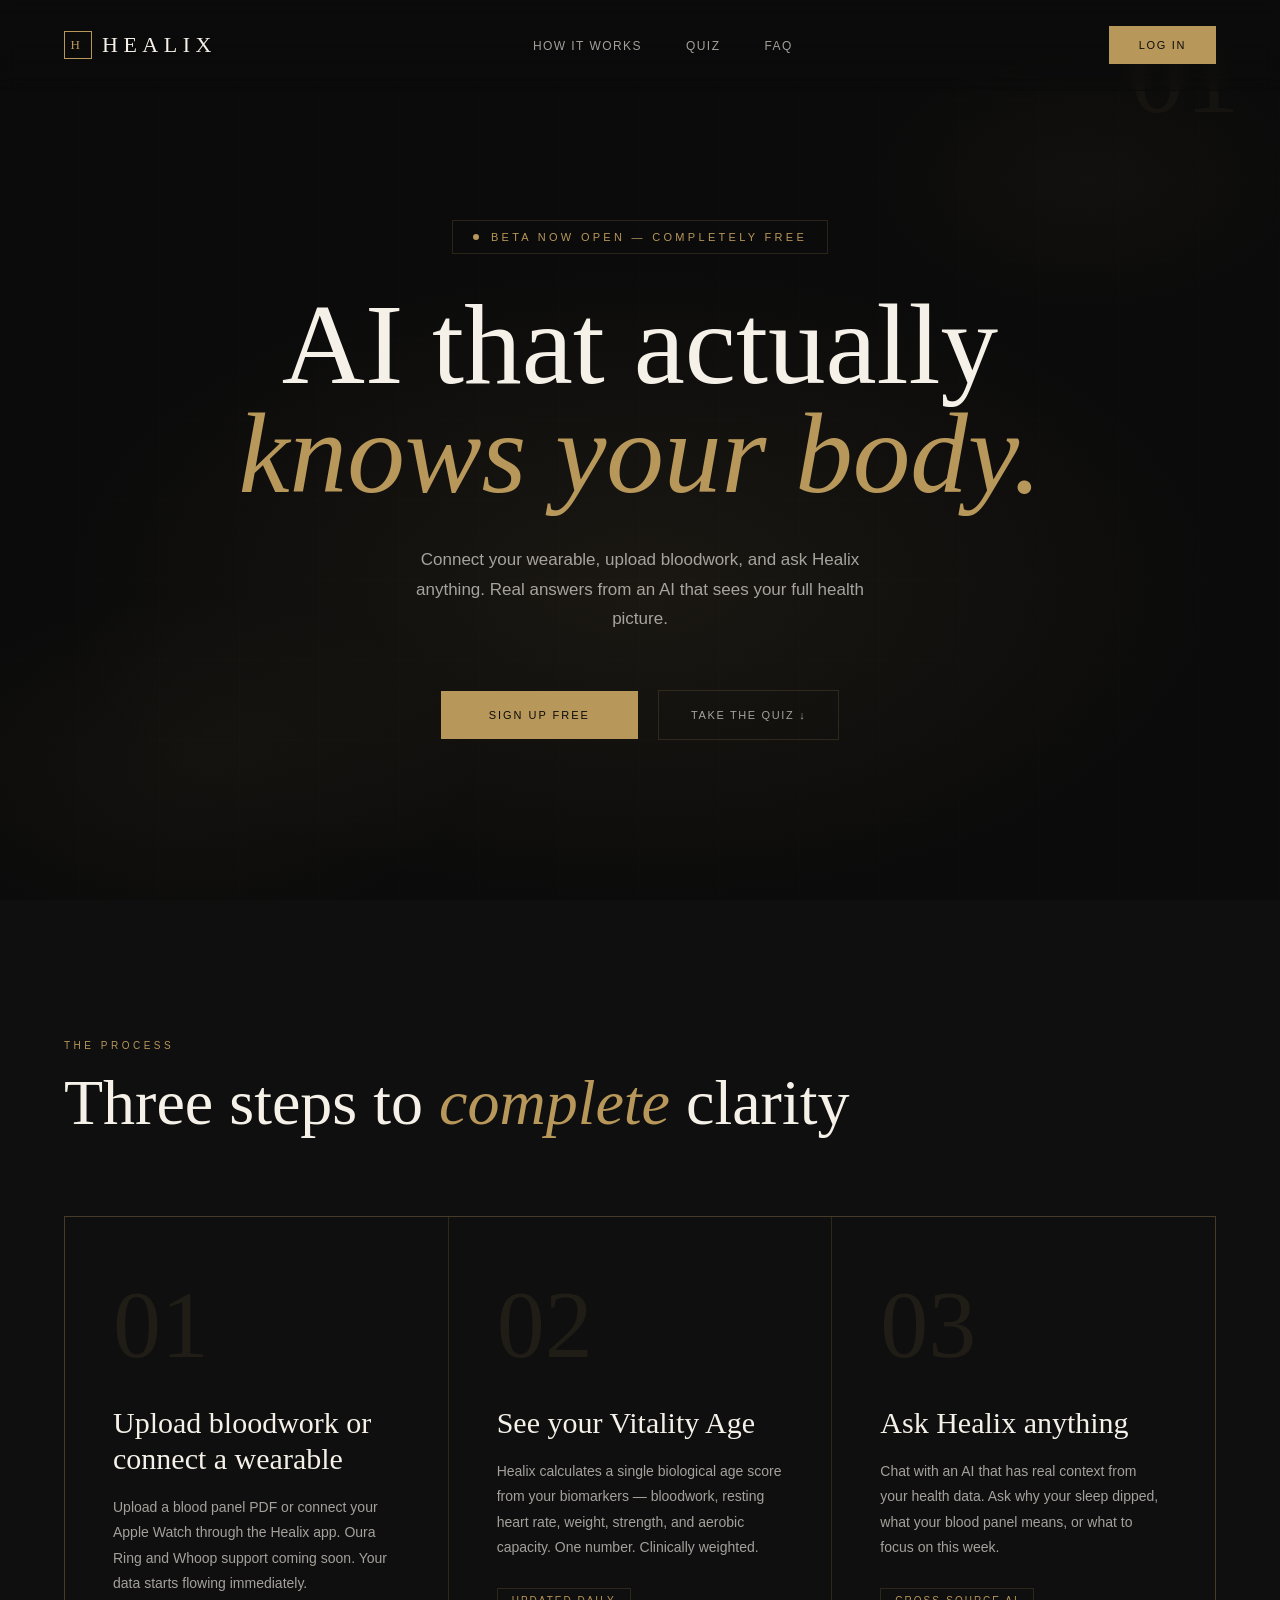
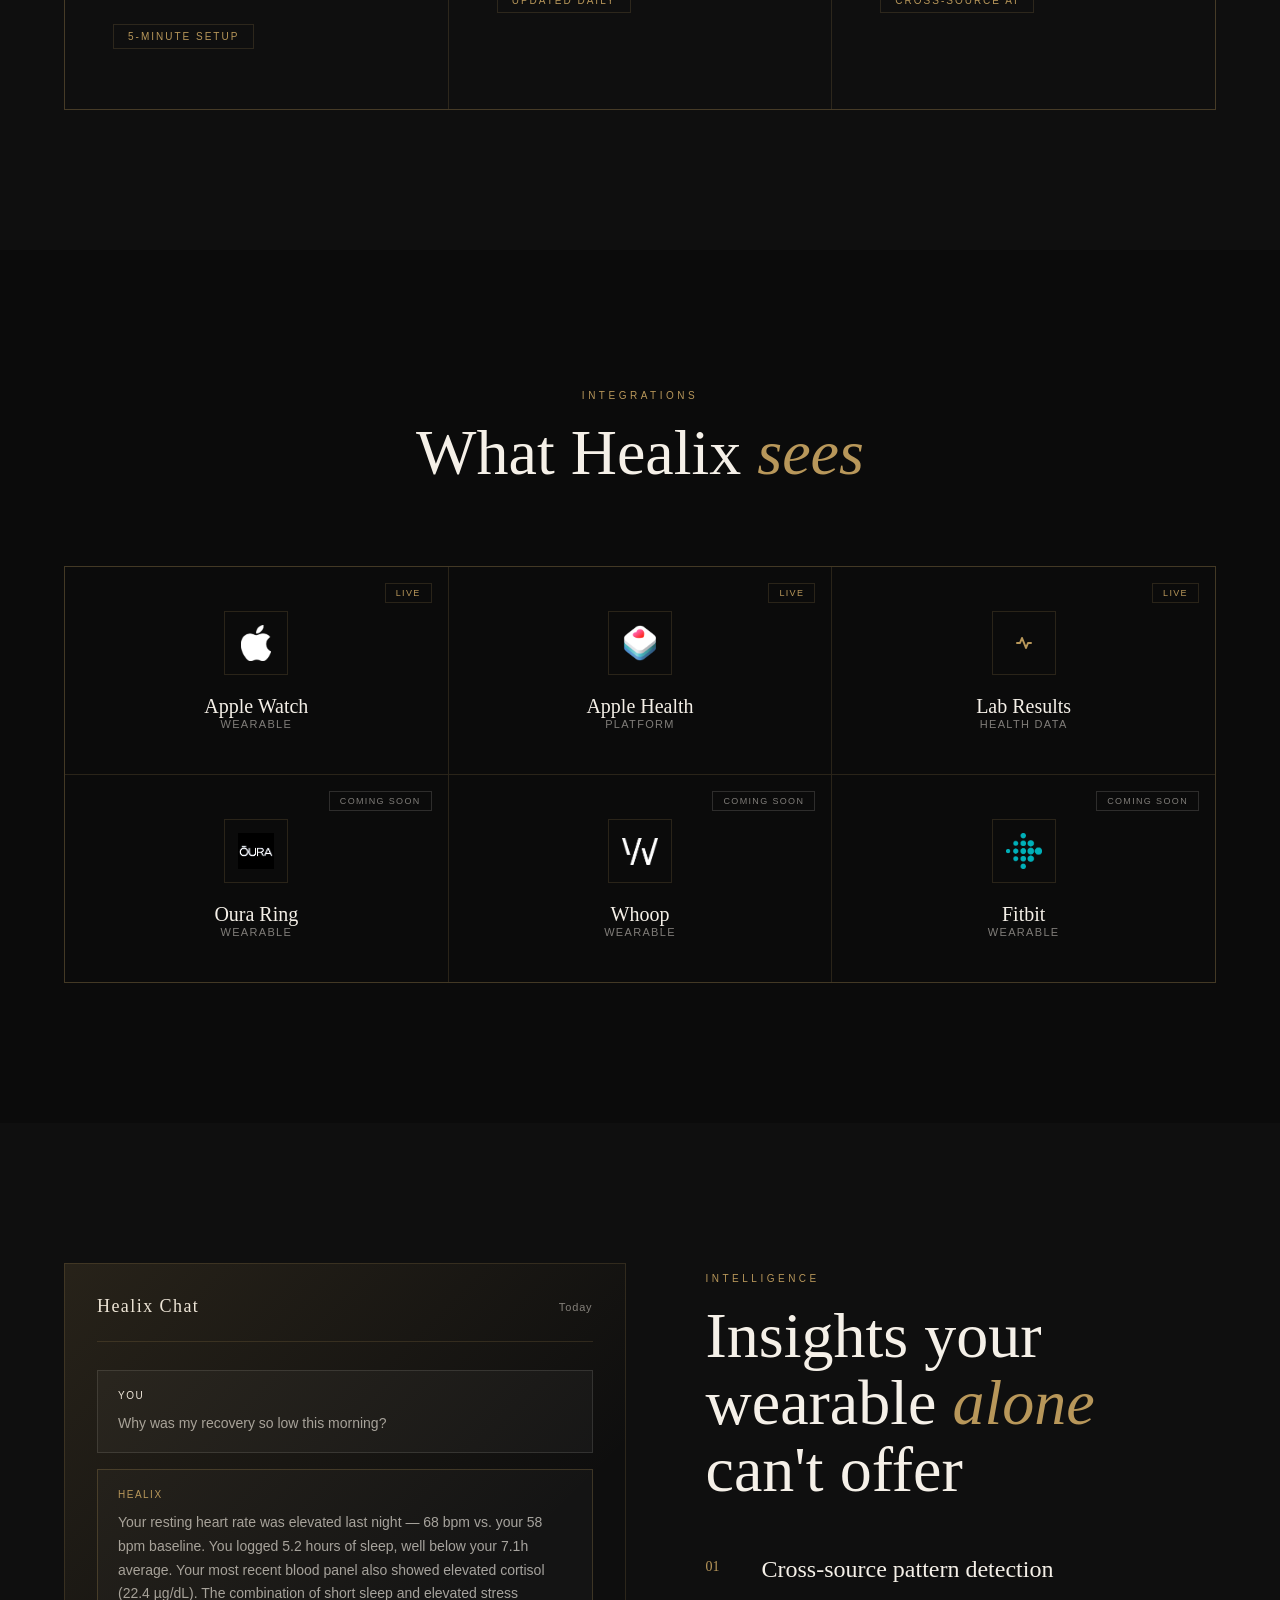
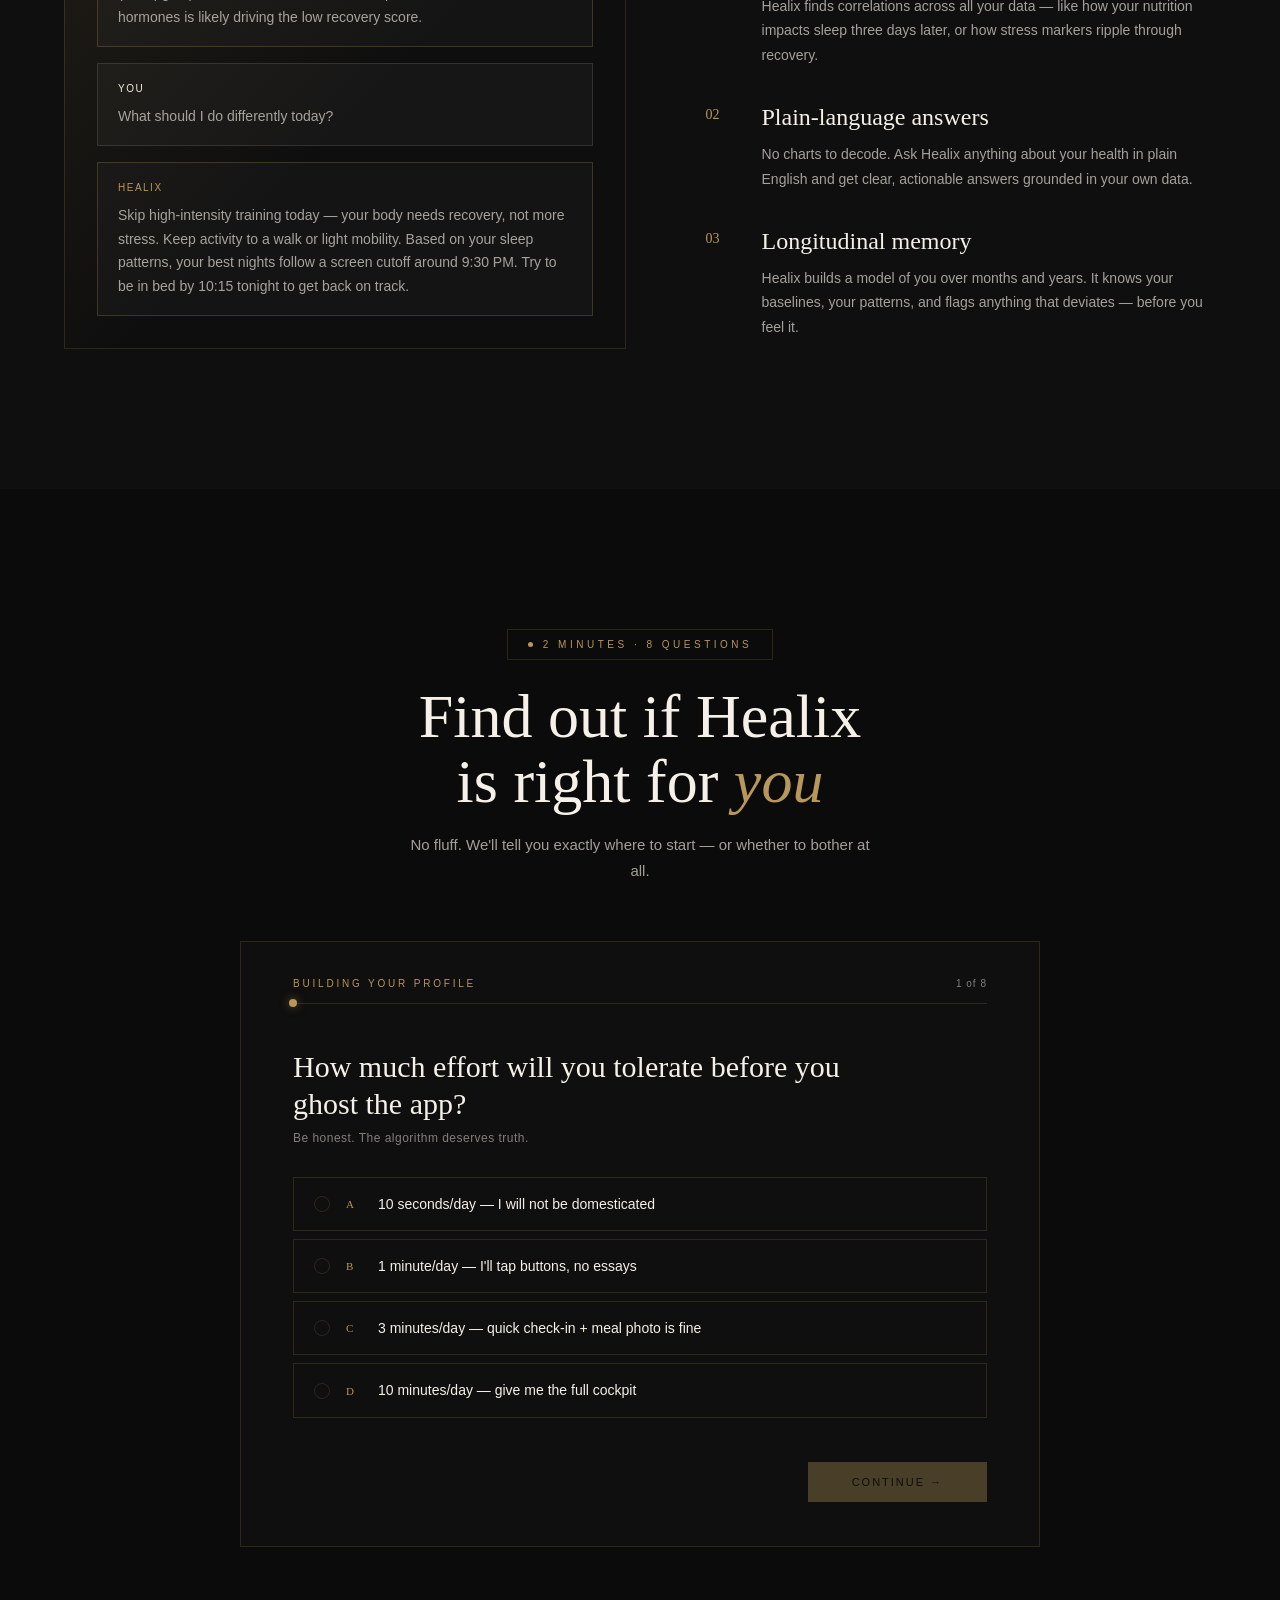
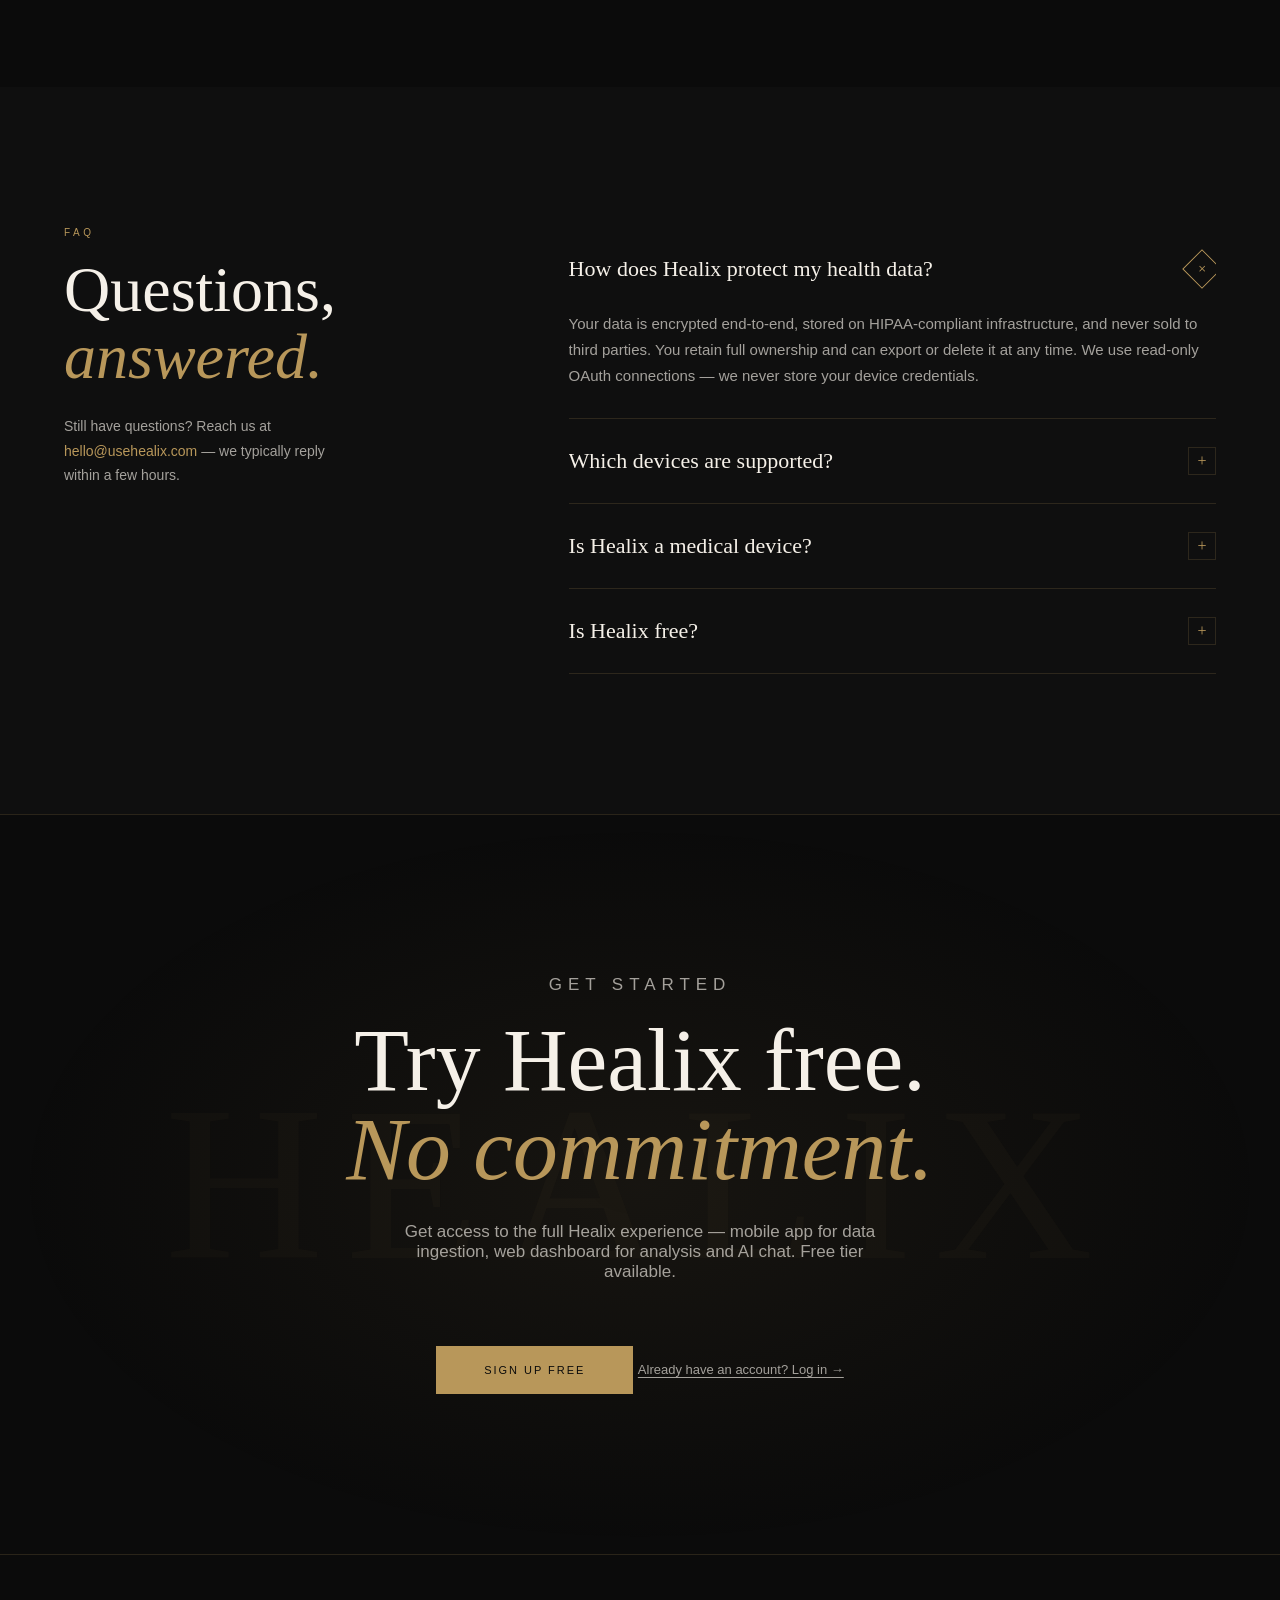
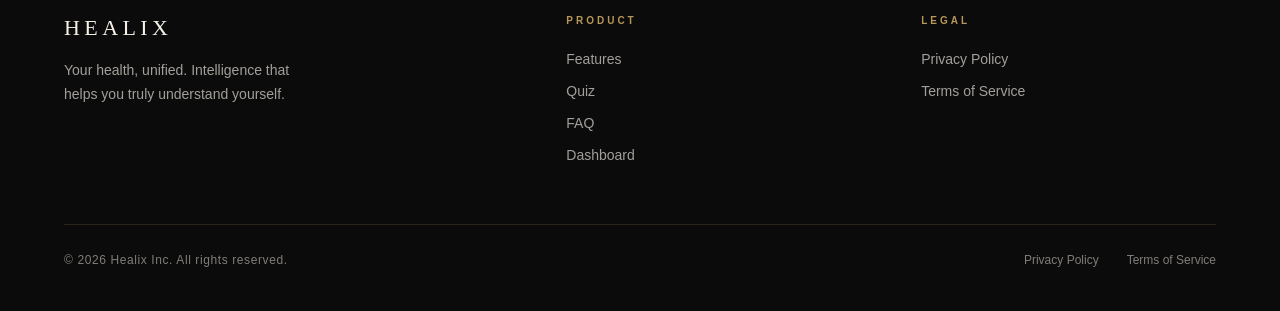
<file: index.html>
<!DOCTYPE html>
<html lang="en">
<head>
<meta charset="UTF-8">
<meta name="viewport" content="width=device-width, initial-scale=1.0">
<meta http-equiv="Content-Security-Policy" content="default-src 'self'; script-src 'self' 'unsafe-inline' https://www.googletagmanager.com; style-src 'self' 'unsafe-inline' https://fonts.googleapis.com; font-src https://fonts.gstatic.com; connect-src https://mfjfcfuwjbhqgqmtmhwe.supabase.co https://nuihvxluxdpdjgkvtdih.supabase.co http://127.0.0.1:54321 https://www.google-analytics.com https://analytics.google.com; img-src 'self' data: https://www.google-analytics.com; frame-ancestors 'none';">
<script async src="https://www.googletagmanager.com/gtag/js?id=G-JGK3H2KXE7"></script>
<script>window.dataLayer=window.dataLayer||[];function gtag(){dataLayer.push(arguments);}gtag('js',new Date());gtag('config','G-JGK3H2KXE7');</script>
<title>Healix — Your Health, Unified</title>
<meta name="description" content="Healix connects your wearable data, bloodwork, meals, and fitness tests into one AI-powered dashboard. Track your biological age and get personalized health insights.">
<link rel="canonical" href="https://usehealix.com/">
<meta property="og:title" content="Healix — Your Health, Unified">
<meta property="og:description" content="Connect wearables, bloodwork, meals, and fitness into one AI-powered health dashboard. Track your biological age with Vitality Age.">
<meta property="og:url" content="https://usehealix.com/">
<meta property="og:type" content="website">
<meta property="og:site_name" content="Healix">
<meta name="twitter:card" content="summary_large_image">
<meta name="twitter:title" content="Healix — Your Health, Unified">
<meta name="twitter:description" content="Connect wearables, bloodwork, meals, and fitness into one AI-powered health dashboard.">
<meta name="theme-color" content="#B8975A">
<script type="application/ld+json">
{"@context":"https://schema.org","@type":"SoftwareApplication","name":"Healix","url":"https://usehealix.com","applicationCategory":"HealthApplication","description":"Health intelligence platform that connects wearable data, bloodwork, and meal logs into a unified AI-powered dashboard.","operatingSystem":"Web","offers":{"@type":"Offer","price":"0","priceCurrency":"USD"}}
</script>
<link href="https://fonts.googleapis.com/css2?family=Cormorant+Garamond:ital,wght@0,300;0,400;0,600;1,300;1,400;1,600&family=DM+Sans:opsz,wght@9..40,300;9..40,400;9..40,500&display=swap" rel="stylesheet">
<link rel="stylesheet" href="theme.css">
<style>
html { scroll-behavior: smooth; }
body { font-family: var(--B); background: var(--dark); color: var(--cream); overflow-x: hidden; }


nav {
  position: fixed; top: 0; left: 0; right: 0; z-index: 500;
  display: flex; align-items: center; justify-content: space-between;
  padding: 26px 64px;
  background: linear-gradient(to bottom, rgba(11,11,11,.97), transparent);
  backdrop-filter: blur(8px);
  border-bottom: 1px solid transparent;
  transition: border-color .4s;
}
nav.s { border-bottom-color: var(--gold-border); }
.logo {
  font-family: var(--F); font-size: 22px; font-weight: 300; letter-spacing: .25em;
  color: var(--cream); text-decoration: none; display: flex; align-items: center; gap: 10px;
}
.logo-mark { width: 28px; height: 28px; border: 1px solid var(--gold); display: grid; place-items: center; font-size: 13px; color: var(--gold); }
.nav-links { display: flex; gap: 44px; list-style: none; }
.nav-links a { font-size: 12px; letter-spacing: .12em; color: var(--cream-dim); text-decoration: none; text-transform: uppercase; transition: color .3s; position: relative; }
.nav-links a::after { content: ''; position: absolute; bottom: -4px; left: 0; right: 0; height: 1px; background: var(--gold); transform: scaleX(0); transition: transform .3s; transform-origin: left; }
.nav-links a:hover { color: var(--cream); }
.nav-links a:hover::after { transform: scaleX(1); }
.nav-cta { font-size: 11px; font-weight: 500; letter-spacing: .15em; text-transform: uppercase; color: var(--dark); background: var(--gold); padding: 13px 30px; border: none; cursor: pointer; transition: background .3s, transform .2s; text-decoration: none; }
.nav-cta:hover { background: var(--gold-light); transform: translateY(-1px); }
.nav-login { font-size: 11px; font-weight: 400; letter-spacing: .15em; text-transform: uppercase; color: var(--cream-dim); text-decoration: none; padding: 13px 20px; transition: color .3s; }
.nav-login:hover { color: var(--cream); }

/* HERO */
.hero { min-height: 100vh; display: grid; place-items: center; text-align: center; padding: 160px 60px 100px; position: relative; overflow: hidden; }
.hbg { position: absolute; inset: 0;
  background: radial-gradient(ellipse 70% 55% at 50% 65%, rgba(184,151,90,.09), transparent 65%),
    radial-gradient(ellipse 40% 35% at 15% 85%, rgba(184,151,90,.05), transparent 55%),
    radial-gradient(ellipse 35% 30% at 85% 20%, rgba(184,151,90,.04), transparent 50%); }
.hlines { position: absolute; inset: 0; opacity: .025;
  background: repeating-linear-gradient(0deg, transparent, transparent 79px, var(--gold) 80px),
    repeating-linear-gradient(90deg, transparent, transparent 79px, var(--gold) 80px); }
.hero-content { position: relative; z-index: 2; }
.eyebrow { display: inline-flex; align-items: center; gap: 12px; font-size: 11px; letter-spacing: .3em; text-transform: uppercase; color: var(--gold); margin-bottom: 36px; border: 1px solid var(--gold-border); padding: 10px 20px; opacity: 0; animation: fU .7s .1s forwards; }
.dot { width: 6px; height: 6px; border-radius: 50%; background: var(--gold); animation: lp 2s infinite; }
@keyframes lp { 0%,100% { box-shadow: 0 0 0 0 rgba(184,151,90,.6); } 50% { box-shadow: 0 0 0 5px rgba(184,151,90,0); } }
.hero h1 { font-family: var(--F); font-size: clamp(56px,9vw,116px); font-weight: 300; line-height: .95; margin-bottom: 36px; opacity: 0; animation: fU .9s .25s forwards; }
.hero h1 em { font-style: italic; color: var(--gold); }
.hero-sub { font-size: 17px; font-weight: 300; line-height: 1.75; color: var(--cream-dim); max-width: 500px; margin: 0 auto 56px; opacity: 0; animation: fU .9s .45s forwards; }
.hero-acts { display: flex; gap: 20px; align-items: center; justify-content: center; opacity: 0; animation: fU .9s .6s forwards; }
.btn-p { font-size: 11px; font-weight: 500; letter-spacing: .18em; text-transform: uppercase; background: var(--gold); color: var(--dark); padding: 18px 48px; border: none; cursor: pointer; transition: all .3s; text-decoration: none; }
.btn-p:hover { background: var(--gold-light); transform: translateY(-2px); box-shadow: 0 12px 40px var(--gold-glow); }
.btn-g { font-size: 11px; letter-spacing: .15em; text-transform: uppercase; color: var(--cream-dim); background: none; padding: 18px 32px; border: 1px solid var(--gold-border); cursor: pointer; transition: all .3s; text-decoration: none; }
.btn-g:hover { color: var(--cream); border-color: var(--neutral); }
.scroll-hint { position: absolute; bottom: 48px; left: 50%; transform: translateX(-50%); display: flex; flex-direction: column; align-items: center; gap: 8px; opacity: 0; animation: fadeIn 1s 1.4s forwards; }
.scroll-line { width: 1px; height: 48px; background: linear-gradient(to bottom, var(--gold), transparent); animation: sd 2s 1.5s infinite; }
.scroll-lbl { font-size: 9px; letter-spacing: .3em; text-transform: uppercase; color: var(--muted); }
@keyframes sd { 0% { transform: scaleY(0); transform-origin: top; } 50% { transform: scaleY(1); transform-origin: top; } 51% { transform: scaleY(1); transform-origin: bottom; } 100% { transform: scaleY(0); transform-origin: bottom; } }

/* SHARED */
.wrap { max-width: 1160px; margin: 0 auto; }
.sl { font-size: 10px; letter-spacing: .35em; text-transform: uppercase; color: var(--gold); margin-bottom: 18px; }
.st { font-family: var(--F); font-size: clamp(36px,5vw,66px); font-weight: 300; line-height: 1.05; }
.st em { font-style: italic; color: var(--gold); }

/* HOW */
.how { padding: 140px 64px; background: var(--dark-2); }
.steps { display: grid; grid-template-columns: repeat(3,1fr); gap: 1px; background: var(--gold-border); border: 1px solid var(--gold-border); margin-top: 80px; }
.sc { background: var(--dark-2); padding: 60px 48px; position: relative; overflow: hidden; transition: background .4s; }
.sc:hover { background: var(--dark-3); }
.sc::after { content: ''; position: absolute; inset: 0; background: linear-gradient(135deg, var(--gold-faint), transparent); opacity: 0; transition: opacity .4s; }
.sc:hover::after { opacity: 1; }
.si { font-family: var(--F); font-size: 96px; font-weight: 300; color: rgba(184,151,90,.1); line-height: 1; margin-bottom: 32px; }
.sc h3 { font-family: var(--F); font-size: 30px; font-weight: 400; margin-bottom: 18px; line-height: 1.2; }
.sc p { font-size: 14px; line-height: 1.8; color: var(--cream-dim); }
.sc-tag { display: inline-block; margin-top: 28px; font-size: 10px; letter-spacing: .2em; text-transform: uppercase; color: var(--gold); border: 1px solid var(--gold-border); padding: 6px 14px; }

/* INTEGRATIONS */
.integ { padding: 140px 64px; }
.integ-head { text-align: center; margin-bottom: 80px; }
.integ-grid { display: grid; grid-template-columns: repeat(3,1fr); gap: 1px; background: var(--gold-border); border: 1px solid var(--gold-border); }
.ic { background: var(--dark); padding: 44px 36px; display: flex; flex-direction: column; align-items: center; gap: 20px; text-align: center; transition: background .35s; position: relative; }
.ic:hover { background: var(--dark-3); }
.ic-icon { width: 64px; height: 64px; border: 1px solid var(--gold-border); display: grid; place-items: center; font-size: 26px; transition: border-color .3s, background .3s; }
.ic:hover .ic-icon { border-color: var(--gold); background: var(--gold-faint); }
.ic-name { font-family: var(--F); font-size: 20px; font-weight: 400; }
.ic-type { font-size: 11px; letter-spacing: .12em; text-transform: uppercase; color: var(--muted); }
.ic-badge { position: absolute; top: 16px; right: 16px; font-size: 9px; letter-spacing: .15em; text-transform: uppercase; padding: 4px 10px; border: 1px solid var(--gold-border); color: var(--gold); }
.ic-soon { color: var(--muted); border-color: rgba(245,240,232,0.15); }

/* INSIGHTS */
.ins { padding: 140px 64px; background: var(--dark-2); }
.ins-layout { display: grid; grid-template-columns: 1.1fr 1fr; gap: 80px; align-items: center; }
.mockup { background: #0E0E0E; border: 1px solid var(--gold-border); padding: 32px; position: relative; }
.mockup::before { content: ''; position: absolute; inset: -1px; background: linear-gradient(135deg, rgba(184,151,90,.15), transparent 60%); pointer-events: none; }
.m-top { display: flex; align-items: center; justify-content: space-between; padding-bottom: 24px; border-bottom: 1px solid var(--gold-border); margin-bottom: 28px; }
.m-title { font-family: var(--F); font-size: 18px; font-weight: 300; letter-spacing: .08em; }
.m-date { font-size: 11px; color: var(--muted); letter-spacing: .08em; }

/* Chat preview styles */
.chat-preview { display: flex; flex-direction: column; gap: 16px; }
.chat-preview-msg { padding: 16px 20px; font-size: 14px; line-height: 1.7; color: var(--cream-dim); border: 1px solid var(--gold-border); }
.chat-preview-user { background: rgba(255,255,255,.03); border-color: rgba(245,240,232,.12); }
.chat-preview-user .chat-preview-label { font-size: 10px; letter-spacing: .15em; text-transform: uppercase; color: var(--cream); margin-bottom: 8px; font-weight: 500; }
.chat-preview-ai { background: var(--dark-3); border-color: rgba(184,151,90,.25); }
.chat-preview-ai .chat-preview-label { font-size: 10px; letter-spacing: .15em; text-transform: uppercase; color: var(--gold); margin-bottom: 8px; font-weight: 500; }

.feats { margin-top: 52px; display: flex; flex-direction: column; gap: 36px; }
.feat { display: flex; gap: 28px; }
.feat-n { font-family: var(--F); font-size: 14px; color: var(--gold); padding-top: 4px; flex-shrink: 0; width: 28px; }
.feat h4 { font-family: var(--F); font-size: 24px; font-weight: 400; margin-bottom: 10px; line-height: 1.2; }
.feat p { font-size: 14px; line-height: 1.75; color: var(--cream-dim); }

/* FAQ */
.faq { padding: 140px 64px; background: var(--dark-2); }
.faq-layout { display: grid; grid-template-columns: 1fr 1.6fr; gap: 100px; align-items: start; }
.faq-sticky { position: sticky; top: 120px; }
.faq-list { display: flex; flex-direction: column; }
.fi { border-bottom: 1px solid var(--gold-border); overflow: hidden; }
.fq { width: 100%; background: none; border: none; padding: 28px 0; display: flex; align-items: center; justify-content: space-between; gap: 20px; font-family: var(--F); font-size: 22px; font-weight: 400; color: var(--cream); text-align: left; cursor: pointer; transition: color .3s; }
.fq:hover { color: var(--gold-light); }
.ficon { width: 28px; height: 28px; border: 1px solid var(--gold-border); display: grid; place-items: center; font-size: 16px; color: var(--gold); flex-shrink: 0; transition: transform .35s, border-color .3s; }
.fi.open .ficon { transform: rotate(45deg); border-color: var(--gold); }
.fa { max-height: 0; overflow: hidden; transition: max-height .4s ease, padding .3s; font-size: 15px; line-height: 1.75; color: var(--cream-dim); }
.fi.open .fa { max-height: 300px; padding-bottom: 28px; }

/* CTA */
.cta { padding: 160px 64px; text-align: center; position: relative; overflow: hidden; border-top: 1px solid var(--gold-border); }
.cta::before { content: ''; position: absolute; inset: 0; background: radial-gradient(ellipse 70% 70% at 50% 50%, rgba(184,151,90,.07), transparent 70%); }
.cta::after { content: 'HEALIX'; position: absolute; top: 50%; left: 50%; transform: translate(-50%,-50%); font-family: var(--F); font-size: 220px; font-weight: 300; color: rgba(184,151,90,.03); letter-spacing: .1em; pointer-events: none; white-space: nowrap; }
.cta-in { position: relative; z-index: 1; }
.cta h2 { font-family: var(--F); font-size: clamp(48px,7vw,96px); font-weight: 300; line-height: 1.0; margin-bottom: 28px; }
.cta h2 em { font-style: italic; color: var(--gold); }
.cta p { font-size: 17px; color: var(--cream-dim); margin-bottom: 56px; max-width: 480px; margin-left: auto; margin-right: auto; }
.cta-in input { flex: 1; padding: 18px 24px; background: rgba(255,255,255,.05); border: 1px solid var(--gold-border); border-right: none; color: var(--cream); font-family: var(--B); font-size: 14px; outline: none; transition: border-color .3s; }
.cta-in input::placeholder { color: var(--muted); }
.cta-in input:focus { border-color: var(--gold); }
.cta-secondary { display: inline-block; margin-top: 24px; font-size: 13px; color: var(--cream-dim); text-decoration: underline; text-underline-offset: 3px; transition: color .3s; }
.cta-secondary:hover { color: var(--cream); }

/* FOOTER */
footer { border-top: 1px solid var(--gold-border); padding: 60px 64px 44px; }
.ft { display: grid; grid-template-columns: 1.5fr 1fr 1fr; gap: 60px; margin-bottom: 60px; }
.fb-logo { font-family: var(--F); font-size: 22px; font-weight: 300; letter-spacing: .2em; color: var(--cream); margin-bottom: 18px; }
.fb-tag { font-size: 14px; color: var(--cream-dim); line-height: 1.7; max-width: 240px; }
.fc h5 { font-size: 10px; letter-spacing: .3em; text-transform: uppercase; color: var(--gold); margin-bottom: 24px; }
.fc ul { list-style: none; display: flex; flex-direction: column; gap: 14px; }
.fc a { font-size: 14px; color: var(--cream-dim); text-decoration: none; transition: color .3s; }
.fc a:hover { color: var(--cream); }
.fb-bot { display: flex; justify-content: space-between; align-items: center; border-top: 1px solid var(--gold-border); padding-top: 28px; }
.fb-copy { font-size: 12px; color: var(--muted); letter-spacing: .05em; }
.fb-legal { display: flex; gap: 28px; }
.fb-legal a { font-size: 12px; color: var(--muted); text-decoration: none; transition: color .3s; }
.fb-legal a:hover { color: var(--cream-dim); }

/* ANIMATIONS */
@keyframes fU { from { opacity: 0; transform: translateY(28px); } to { opacity: 1; transform: translateY(0); } }
@keyframes fadeIn { from { opacity: 0; } to { opacity: 1; } }
.reveal { opacity: 1; transform: translateY(0); transition: opacity .85s cubic-bezier(.16,1,.3,1), transform .85s cubic-bezier(.16,1,.3,1); }
.reveal.v { opacity: 1; transform: translateY(0); }
.d1 { transition-delay: .1s; }
.d2 { transition-delay: .2s; }
.d3 { transition-delay: .3s; }

/* QUIZ */
#healix-quiz { width: 100%; font-family: var(--B); }
.hq-header { text-align: center; margin-bottom: 56px; }
.hq-eyebrow { display: inline-flex; align-items: center; gap: 10px; font-size: 10px; letter-spacing: .35em; text-transform: uppercase; color: var(--gold); border: 1px solid var(--gold-border); padding: 9px 20px; margin-bottom: 24px; }
.hq-dot { width: 5px; height: 5px; border-radius: 50%; background: var(--gold); animation: hqdot 2s infinite; }
@keyframes hqdot { 0%,100% { box-shadow: 0 0 0 0 rgba(184,151,90,.6); } 50% { box-shadow: 0 0 0 5px rgba(184,151,90,0); } }
.hq-title { font-family: var(--F); font-size: clamp(36px,5.5vw,62px); font-weight: 300; line-height: 1.05; margin-bottom: 18px; }
.hq-title em { font-style: italic; color: var(--gold); }
.hq-sub { font-size: 15px; font-weight: 300; line-height: 1.75; color: var(--cream-dim); max-width: 460px; margin: 0 auto; }
.hq-card { background: var(--dark-2); border: 1px solid var(--gold-border); }
.hq-card::before { display: none; }
.hq-progress-wrap { padding: 36px 52px 0; position: relative; z-index: 10; }
.hq-progress-meta { display: flex; justify-content: space-between; margin-bottom: 14px; }
.hq-progress-label { font-size: 10px; letter-spacing: .28em; text-transform: uppercase; color: var(--gold); }
.hq-progress-frac { font-size: 10px; letter-spacing: .1em; color: var(--muted); font-variant-numeric: tabular-nums; }
.hq-bar-track { height: 1px; background: var(--gold-border); position: relative; }
.hq-bar-fill { position: absolute; top: 0; left: 0; bottom: 0; background: linear-gradient(to right, var(--gold), var(--gold-light)); transition: width .5s cubic-bezier(.4,0,.2,1); width: 0%; }
.hq-bar-pip { position: absolute; top: 50%; width: 8px; height: 8px; border-radius: 50%; background: var(--gold); transform: translate(-50%,-50%); transition: left .5s cubic-bezier(.4,0,.2,1); left: 0%; box-shadow: 0 0 10px rgba(184,151,90,.55); }
.hq-pane { display: none; padding: 44px 52px 36px; }
.hq-pane.hq-active { display: block; }
.hq-pane.hq-visible { opacity: 1; transform: translateX(0); }
.hq-q-ghost { position: absolute; top: 20px; right: 40px; font-family: var(--F); font-size: 110px; font-weight: 300; color: rgba(184,151,90,.055); line-height: 1; pointer-events: none; user-select: none; }
.hq-q-text { font-family: var(--F); font-size: clamp(22px,3.2vw,30px); font-weight: 300; line-height: 1.25; margin-bottom: 8px; padding-right: 80px; }
.hq-q-hint { font-size: 12px; color: var(--muted); letter-spacing: .04em; margin-bottom: 32px; }
.hq-choices { display: flex; flex-direction: column; gap: 8px; }
.hq-choice { background: none; border: 1px solid var(--gold-border); color: var(--cream); font-family: var(--B); padding: 16px 20px; cursor: pointer; text-align: left; transition: border-color .22s, background .22s, transform .18s; display: flex; align-items: center; gap: 16px; width: 100%; position: relative; z-index: 10; }
.hq-choice:hover { border-color: rgba(184,151,90,.45); background: var(--gold-faint); transform: translateX(3px); }
.hq-choice.hq-sel { border-color: var(--gold); background: rgba(184,151,90,.11); }
.hq-choice.hq-sel .hq-bullet { background: var(--gold); border-color: var(--gold); }
.hq-choice.hq-sel .hq-bullet::after { opacity: 1; }
.hq-bullet { width: 16px; height: 16px; border: 1px solid var(--gold-border); border-radius: 50%; flex-shrink: 0; position: relative; transition: background .2s, border-color .2s; }
.hq-bullet::after { content: ''; position: absolute; inset: 3px; border-radius: 50%; background: var(--dark-2); opacity: 0; transition: opacity .2s; }
.hq-choice-key { font-size: 11px; letter-spacing: .12em; color: var(--gold); flex-shrink: 0; width: 16px; font-family: var(--F); }
.hq-choice-text { font-size: 14px; line-height: 1.45; }
.hq-choices-multi { display: grid; grid-template-columns: 1fr 1fr; gap: 8px; }
.hq-choice-multi { background: none; border: 1px solid var(--gold-border); color: var(--cream); font-family: var(--B); padding: 15px 18px; cursor: pointer; text-align: left; transition: border-color .22s, background .22s; display: flex; align-items: center; gap: 12px; width: 100%; position: relative; z-index: 10; }
.hq-choice-multi:hover { border-color: rgba(184,151,90,.45); background: var(--gold-faint); }
.hq-choice-multi.hq-sel { border-color: var(--gold); background: rgba(184,151,90,.11); }
.hq-choice-multi.hq-sel .hq-checkbox { background: var(--gold); border-color: var(--gold); }
.hq-choice-multi.hq-sel .hq-checkbox::after { opacity: 1; }
.hq-checkbox { width: 15px; height: 15px; border: 1px solid var(--gold-border); flex-shrink: 0; position: relative; transition: background .2s, border-color .2s; }
.hq-checkbox::after { content: '✓'; position: absolute; inset: 0; display: grid; place-items: center; font-size: 9px; color: var(--dark); opacity: 0; transition: opacity .2s; }
.hq-choice-multi-text { font-size: 13px; line-height: 1.4; }
.hq-nav { display: flex; align-items: center; justify-content: space-between; padding: 8px 52px 44px; position: relative; z-index: 10; }
.hq-btn-back { background: none; border: 1px solid var(--gold-border); color: var(--muted); font-family: var(--B); font-size: 11px; letter-spacing: .15em; text-transform: uppercase; padding: 12px 24px; cursor: pointer; transition: border-color .22s, color .22s; }
.hq-btn-back:hover { border-color: rgba(245,240,232,.3); color: var(--cream-dim); }
.hq-btn-back:disabled { opacity: 0; pointer-events: none; }
.hq-btn-next { background: var(--gold); border: none; color: var(--dark); font-family: var(--B); font-size: 11px; font-weight: 500; letter-spacing: .18em; text-transform: uppercase; padding: 14px 44px; cursor: pointer; transition: background .22s, transform .18s, box-shadow .22s, opacity .22s; opacity: .35; }
.hq-btn-next.hq-ready { opacity: 1; }
.hq-btn-next.hq-ready:hover { background: var(--gold-light); transform: translateY(-1px); box-shadow: 0 10px 32px rgba(184,151,90,.28); }
#hq-result { display: none; padding: 56px 52px 60px; position: relative; z-index: 2; animation: hqfadeup .55s ease forwards; }
@keyframes hqfadeup { from { opacity:0; transform:translateY(20px); } to { opacity:1; transform:translateY(0); } }
.hq-result-tag { font-size: 10px; letter-spacing: .35em; text-transform: uppercase; color: var(--gold); display: block; margin-bottom: 28px; }
.hq-plan-badge { display: inline-flex; align-items: center; gap: 10px; border: 1px solid var(--gold-border); padding: 10px 22px; margin-bottom: 32px; }
.hq-plan-badge-dot { width: 6px; height: 6px; border-radius: 50%; background: var(--gold); }
.hq-plan-badge-text { font-size: 11px; letter-spacing: .2em; text-transform: uppercase; color: var(--gold); }
.hq-summary-title { font-family: var(--F); font-size: clamp(28px,4vw,44px); font-weight: 300; line-height: 1.1; margin-bottom: 20px; }
.hq-summary-title em { font-style: italic; color: var(--gold); }
.hq-summary-body { font-size: 15px; line-height: 1.85; color: var(--cream-dim); max-width: 580px; margin-bottom: 40px; }
.hq-summary-body strong { color: var(--cream); font-weight: 500; }
.hq-chips { display: flex; flex-wrap: wrap; gap: 8px; margin-bottom: 44px; }
.hq-chip { font-size: 11px; letter-spacing: .1em; text-transform: uppercase; border: 1px solid var(--gold-border); padding: 7px 14px; color: var(--cream-dim); }
.hq-chip span { color: var(--gold); margin-right: 6px; }
.hq-divider { border: none; border-top: 1px solid var(--gold-border); margin-bottom: 40px; }
.hq-rec { background: var(--dark-3); border: 1px solid var(--gold-border); padding: 36px 40px; margin-bottom: 12px; }
.hq-rec.hq-rec-featured { border-color: var(--gold); }
.hq-rec-tier { font-size: 10px; letter-spacing: .3em; text-transform: uppercase; color: var(--gold); margin-bottom: 10px; }
.hq-rec-headline { font-family: var(--F); font-size: 26px; font-weight: 300; margin-bottom: 10px; line-height: 1.2; }
.hq-rec-desc { font-size: 14px; line-height: 1.75; color: var(--cream-dim); margin-bottom: 28px; }
.hq-cta-btn { display: block; text-align: center; background: var(--gold); color: var(--dark); font-family: var(--B); font-size: 11px; font-weight: 500; letter-spacing: .18em; text-transform: uppercase; padding: 17px 52px; text-decoration: none; border: none; cursor: pointer; transition: background .22s, transform .18s, box-shadow .22s; }
.hq-cta-btn:hover { background: var(--gold-light); transform: translateY(-1px); box-shadow: 0 10px 36px var(--gold-glow); }
.hq-result-actions { margin-top: 32px; display: flex; flex-direction: column; align-items: center; gap: 16px; }
.hq-retry-btn { background: none; border: none; font-family: var(--B); font-size: 12px; color: var(--muted); text-decoration: underline; text-underline-offset: 3px; cursor: pointer; transition: color .2s; }
.hq-retry-btn:hover { color: var(--cream-dim); }
.quiz-section { padding: 140px 64px; background: var(--dark); }
.quiz-section .wrap { max-width: 800px; }
@media (max-width: 768px) {
  /* NAV */
  nav { padding: 20px 24px; }
  .nav-links { display: none; }

  /* HERO */
  .hero { padding: 120px 24px 80px; }

  /* HOW */
  .how { padding: 80px 24px; }
  .steps { grid-template-columns: 1fr; }
  .sc { padding: 40px 28px; }

  /* INTEGRATIONS */
  .integ { padding: 80px 24px; }
  .integ-grid { grid-template-columns: 1fr 1fr; }
  .ic { padding: 28px 20px; }

  /* INSIGHTS */
  .ins { padding: 80px 24px; }
  .ins-layout { grid-template-columns: 1fr; gap: 48px; }

  /* FAQ */
  .faq { padding: 80px 24px; }
  .faq-layout { grid-template-columns: 1fr; gap: 48px; }
  .faq-sticky { position: static; }

  /* CTA */
  .cta { padding: 100px 24px; }
  .cta-in input { border-right: 1px solid var(--gold-border); border-bottom: none; }
  .cta::after { font-size: 80px; }

  /* FOOTER */
  footer { padding: 48px 24px 32px; }
  .ft { grid-template-columns: 1fr; gap: 36px; }
  .fb-bot { flex-direction: column; gap: 16px; text-align: center; }
  .fb-legal { flex-wrap: wrap; justify-content: center; }

  /* QUIZ */
  .quiz-section { padding: 80px 24px; }
  .hq-progress-wrap, .hq-pane, .hq-nav, #hq-result { padding-left: 24px; padding-right: 24px; }
  .hq-choices-multi { grid-template-columns: 1fr; }
  .hq-q-text { padding-right: 0; }
  .hq-q-ghost { display: none; }
  .hq-rec { padding: 28px 24px; }
}

@media (max-width: 400px) {
  .integ-grid { grid-template-columns: 1fr; }
}
</style>
</head>
<body>


<nav id="nav">
  <a href="#" class="logo"><div class="logo-mark">H</div>HEALIX</a>
  <ul class="nav-links">
    <li><a href="#how">How it works</a></li>
    <li><a href="#quiz">Quiz</a></li>
    <li><a href="#faq">FAQ</a></li>
  </ul>
  <a href="login.html" class="nav-cta">Log In</a>
</nav>

<!-- HERO -->
<section class="hero">
  <div class="hbg"></div>
  <div class="hlines"></div>
  <div class="hero-content">
    <div class="eyebrow"><span class="dot"></span> Beta now open — completely free</div>
    <h1>AI that actually<br><em>knows your body.</em></h1>
    <p class="hero-sub">Connect your wearable, upload bloodwork, and ask Healix anything. Real answers from an AI that sees your full health picture.</p>
    <div class="hero-acts">
      <a href="signup.html" class="btn-p">Sign Up Free</a>
      <a href="#quiz" class="btn-g">Take the Quiz ↓</a>
    </div>
  </div>
</section>

<!-- HOW -->
<section class="how" id="how">
  <div class="wrap">
    <div class="reveal">
      <p class="sl">The Process</p>
      <h2 class="st">Three steps to <em>complete</em> clarity</h2>
    </div>
    <div class="steps">
      <div class="sc reveal">
        <div class="si">01</div>
        <h3>Upload bloodwork or connect a wearable</h3>
        <p>Upload a blood panel PDF or connect your Apple Watch through the Healix app. Oura Ring and Whoop support coming soon. Your data starts flowing immediately.</p>
        <span class="sc-tag">5-minute setup</span>
      </div>
      <div class="sc reveal d1">
        <div class="si">02</div>
        <h3>See your Vitality Age</h3>
        <p>Healix calculates a single biological age score from your biomarkers — bloodwork, resting heart rate, weight, strength, and aerobic capacity. One number. Clinically weighted.</p>
        <span class="sc-tag">Updated daily</span>
      </div>
      <div class="sc reveal d2">
        <div class="si">03</div>
        <h3>Ask Healix anything</h3>
        <p>Chat with an AI that has real context from your health data. Ask why your sleep dipped, what your blood panel means, or what to focus on this week.</p>
        <span class="sc-tag">Cross-source AI</span>
      </div>
    </div>
  </div>
</section>

<!-- INTEGRATIONS -->
<section class="integ" id="integ">
  <div class="wrap">
    <div class="integ-head reveal">
      <p class="sl">Integrations</p>
      <h2 class="st">What Healix <em>sees</em></h2>
    </div>
    <div class="integ-grid reveal">
      <div class="ic"><div class="ic-icon"><img src="assets/logos/apple-watch.png" alt="Apple Watch" style="width:36px;height:36px;object-fit:contain;"></div><div><div class="ic-name">Apple Watch</div><div class="ic-type">Wearable</div></div><div class="ic-badge">Live</div></div>
      <div class="ic"><div class="ic-icon"><img src="assets/logos/apple-health.png" alt="Apple Health" style="width:36px;height:36px;object-fit:contain;"></div><div><div class="ic-name">Apple Health</div><div class="ic-type">Platform</div></div><div class="ic-badge">Live</div></div>
      <div class="ic"><div class="ic-icon"><svg width="32" height="32" viewBox="0 0 32 32" fill="none"><path d="M9 16h3l2-5 4 10 2-5h3" stroke="var(--gold)" stroke-width="2" fill="none" stroke-linecap="round" stroke-linejoin="round"/></svg></div><div><div class="ic-name">Lab Results</div><div class="ic-type">Health Data</div></div><div class="ic-badge">Live</div></div>
      <div class="ic"><div class="ic-icon"><img src="assets/logos/oura.png" alt="Oura Ring" style="width:36px;height:36px;object-fit:contain;filter:invert(1) brightness(2);"></div><div><div class="ic-name">Oura Ring</div><div class="ic-type">Wearable</div></div><div class="ic-badge ic-soon">Coming Soon</div></div>
      <div class="ic"><div class="ic-icon"><img src="assets/logos/whoop.png" alt="Whoop" style="width:36px;height:36px;object-fit:contain;"></div><div><div class="ic-name">Whoop</div><div class="ic-type">Wearable</div></div><div class="ic-badge ic-soon">Coming Soon</div></div>
      <div class="ic"><div class="ic-icon"><img src="assets/logos/fitbit.png" alt="Fitbit" style="width:36px;height:36px;object-fit:contain;"></div><div><div class="ic-name">Fitbit</div><div class="ic-type">Wearable</div></div><div class="ic-badge ic-soon">Coming Soon</div></div>
    </div>
  </div>
</section>

<!-- INSIGHTS / AI CHAT PREVIEW -->
<section class="ins">
  <div class="wrap">
    <div class="ins-layout">
      <div class="mockup reveal">
        <div class="m-top">
          <div class="m-title">Healix Chat</div>
          <div class="m-date">Today</div>
        </div>
        <div class="chat-preview">
          <div class="chat-preview-msg chat-preview-user">
            <div class="chat-preview-label">You</div>
            Why was my recovery so low this morning?
          </div>
          <div class="chat-preview-msg chat-preview-ai">
            <div class="chat-preview-label">Healix</div>
            Your resting heart rate was elevated last night — 68 bpm vs. your 58 bpm baseline. You logged 5.2 hours of sleep, well below your 7.1h average. Your most recent blood panel also showed elevated cortisol (22.4 µg/dL). The combination of short sleep and elevated stress hormones is likely driving the low recovery score.
          </div>
          <div class="chat-preview-msg chat-preview-user">
            <div class="chat-preview-label">You</div>
            What should I do differently today?
          </div>
          <div class="chat-preview-msg chat-preview-ai">
            <div class="chat-preview-label">Healix</div>
            Skip high-intensity training today — your body needs recovery, not more stress. Keep activity to a walk or light mobility. Based on your sleep patterns, your best nights follow a screen cutoff around 9:30 PM. Try to be in bed by 10:15 tonight to get back on track.
          </div>
        </div>
      </div>
      <div class="reveal d1">
        <p class="sl">Intelligence</p>
        <h2 class="st">Insights your wearable <em>alone</em> can't offer</h2>
        <div class="feats">
          <div class="feat"><div class="feat-n">01</div><div><h4>Cross-source pattern detection</h4><p>Healix finds correlations across all your data — like how your nutrition impacts sleep three days later, or how stress markers ripple through recovery.</p></div></div>
          <div class="feat"><div class="feat-n">02</div><div><h4>Plain-language answers</h4><p>No charts to decode. Ask Healix anything about your health in plain English and get clear, actionable answers grounded in your own data.</p></div></div>
          <div class="feat"><div class="feat-n">03</div><div><h4>Longitudinal memory</h4><p>Healix builds a model of you over months and years. It knows your baselines, your patterns, and flags anything that deviates — before you feel it.</p></div></div>
        </div>
      </div>
    </div>
  </div>
</section>

<!-- QUIZ -->
<section class="quiz-section" id="quiz">
  <div class="wrap" style="margin:0 auto">
    <div id="healix-quiz">

      <div class="hq-header">
        <div class="hq-eyebrow"><span class="hq-dot"></span>2 minutes · 8 questions</div>
        <h2 class="hq-title">Find out if Healix<br>is right for <em>you</em></h2>
        <p class="hq-sub">No fluff. We'll tell you exactly where to start — or whether to bother at all.</p>
      </div>

      <div class="hq-card">

        <div class="hq-progress-wrap" id="hq-pw">
          <div class="hq-progress-meta">
            <span class="hq-progress-label">Building your profile</span>
            <span class="hq-progress-frac" id="hq-frac">1 of 8</span>
          </div>
          <div class="hq-bar-track">
            <div class="hq-bar-fill" id="hq-fill"></div>
            <div class="hq-bar-pip"  id="hq-pip"></div>
          </div>
        </div>

        <!-- Q1 -->
        <div class="hq-pane hq-active" id="hq-q0">
          <div class="hq-q-ghost">01</div>
          <p class="hq-q-text">How much effort will you tolerate before you ghost the app?</p>
          <p class="hq-q-hint">Be honest. The algorithm deserves truth.</p>
          <div class="hq-choices">
            <button class="hq-choice" data-val="1"><span class="hq-bullet"></span><span class="hq-choice-key">A</span><span class="hq-choice-text">10 seconds/day — I will not be domesticated</span></button>
            <button class="hq-choice" data-val="2"><span class="hq-bullet"></span><span class="hq-choice-key">B</span><span class="hq-choice-text">1 minute/day — I'll tap buttons, no essays</span></button>
            <button class="hq-choice" data-val="3"><span class="hq-bullet"></span><span class="hq-choice-key">C</span><span class="hq-choice-text">3 minutes/day — quick check-in + meal photo is fine</span></button>
            <button class="hq-choice" data-val="4"><span class="hq-bullet"></span><span class="hq-choice-key">D</span><span class="hq-choice-text">10 minutes/day — give me the full cockpit</span></button>
          </div>
        </div>

        <!-- Q2 -->
        <div class="hq-pane" id="hq-q1">
          <div class="hq-q-ghost">02</div>
          <p class="hq-q-text">When an app asks "did you drink / eat junk / skip the workout"… you usually:</p>
          <p class="hq-q-hint">Still no wrong answers. Mostly.</p>
          <div class="hq-choices">
            <button class="hq-choice" data-val="4"><span class="hq-bullet"></span><span class="hq-choice-key">A</span><span class="hq-choice-text">Confess immediately — the algorithm deserves truth</span></button>
            <button class="hq-choice" data-val="3"><span class="hq-bullet"></span><span class="hq-choice-key">B</span><span class="hq-choice-text">Tell the truth-ish — I round down to protect my ego</span></button>
            <button class="hq-choice" data-val="2" data-cap="free"><span class="hq-bullet"></span><span class="hq-choice-key">C</span><span class="hq-choice-text">Lie — I'm here for vibes, not consequences</span></button>
            <button class="hq-choice" data-val="1" data-cap="free"><span class="hq-bullet"></span><span class="hq-choice-key">D</span><span class="hq-choice-text">Skip the question — I refuse to be perceived</span></button>
          </div>
        </div>

        <!-- Q3 -->
        <div class="hq-pane" id="hq-q2">
          <div class="hq-q-ghost">03</div>
          <p class="hq-q-text">How often do you see a medical provider — doctor, labs, therapy, PT, etc.?</p>
          <p class="hq-q-hint">Any type of provider counts</p>
          <div class="hq-choices">
            <button class="hq-choice" data-val="1"><span class="hq-bullet"></span><span class="hq-choice-key">A</span><span class="hq-choice-text">Only if I'm dying</span></button>
            <button class="hq-choice" data-val="2"><span class="hq-bullet"></span><span class="hq-choice-key">B</span><span class="hq-choice-text">Once a year</span></button>
            <button class="hq-choice" data-val="3"><span class="hq-bullet"></span><span class="hq-choice-key">C</span><span class="hq-choice-text">2–4 times/year</span></button>
            <button class="hq-choice" data-val="4"><span class="hq-bullet"></span><span class="hq-choice-key">D</span><span class="hq-choice-text">Regularly — ongoing care or frequent check-ins</span></button>
          </div>
        </div>

        <!-- Q4 -->
        <div class="hq-pane" id="hq-q3">
          <div class="hq-q-ghost">04</div>
          <p class="hq-q-text">Your health knowledge level is:</p>
          <p class="hq-q-hint">Self-assessment. We won't quiz you.</p>
          <div class="hq-choices">
            <button class="hq-choice" data-val="1"><span class="hq-bullet"></span><span class="hq-choice-key">A</span><span class="hq-choice-text">Golden retriever — tell me what button to press</span></button>
            <button class="hq-choice" data-val="2"><span class="hq-bullet"></span><span class="hq-choice-key">B</span><span class="hq-choice-text">Competent adult — I know basics; I want structure</span></button>
            <button class="hq-choice" data-val="3"><span class="hq-bullet"></span><span class="hq-choice-key">C</span><span class="hq-choice-text">Weekend warrior — I go to the gym, I eat my greens, leave me alone</span></button>
            <button class="hq-choice" data-val="4"><span class="hq-bullet"></span><span class="hq-choice-key">D</span><span class="hq-choice-text">Biohacker — I read studies, track everything, and I will not apologise for it</span></button>
          </div>
        </div>

        <!-- Q5 -->
        <div class="hq-pane" id="hq-q4">
          <div class="hq-q-ghost">05</div>
          <p class="hq-q-text">What are you most trying to improve?</p>
          <p class="hq-q-hint">Pick all that apply</p>
          <div class="hq-choices-multi">
            <button class="hq-choice-multi" data-val="goal-energy"><span class="hq-checkbox"></span><span class="hq-choice-multi-text">Steady all-day energy — no crashes</span></button>
            <button class="hq-choice-multi" data-val="goal-sleep"><span class="hq-checkbox"></span><span class="hq-choice-multi-text">Better sleep / mornings</span></button>
            <button class="hq-choice-multi" data-val="goal-workout"><span class="hq-checkbox"></span><span class="hq-choice-multi-text">Workout performance / body comp</span></button>
            <button class="hq-choice-multi" data-val="goal-focus"><span class="hq-checkbox"></span><span class="hq-choice-multi-text">Focus / productivity</span></button>
            <button class="hq-choice-multi" data-val="goal-mood"><span class="hq-checkbox"></span><span class="hq-choice-multi-text">Mood / emotional stability</span></button>
            <button class="hq-choice-multi" data-val="goal-longevity"><span class="hq-checkbox"></span><span class="hq-choice-multi-text">Longevity &amp; disease prevention — playing the long game</span></button>
          </div>
        </div>

        <!-- Q6 multi-select -->
        <div class="hq-pane" id="hq-q5">
          <div class="hq-q-ghost">06</div>
          <p class="hq-q-text">Non-negotiables.</p>
          <p class="hq-q-hint">Pick as many as you like — we'll work around them, not against them</p>
          <div class="hq-choices-multi">
            <button class="hq-choice-multi" data-val="no-caffeine"><span class="hq-checkbox"></span><span class="hq-choice-multi-text">I'm not giving up caffeine</span></button>
            <button class="hq-choice-multi" data-val="no-alcohol"><span class="hq-checkbox"></span><span class="hq-choice-multi-text">I'm not giving up alcohol</span></button>
            <button class="hq-choice-multi" data-val="no-tracking"><span class="hq-checkbox"></span><span class="hq-choice-multi-text">I'm not tracking calories / macros</span></button>
            <button class="hq-choice-multi" data-val="no-cooking"><span class="hq-checkbox"></span><span class="hq-choice-multi-text">I'm not cooking more</span></button>
            <button class="hq-choice-multi" data-val="no-workout"><span class="hq-checkbox"></span><span class="hq-choice-multi-text">I'm not working out more</span></button>
            <button class="hq-choice-multi" data-val="sleep-constrained"><span class="hq-checkbox"></span><span class="hq-choice-multi-text">My sleep is constrained — baby / shift work / travel / insomnia</span></button>
          </div>
        </div>

        <!-- Q7 -->
        <div class="hq-pane" id="hq-q6">
          <div class="hq-q-ghost">07</div>
          <p class="hq-q-text">What are you currently tracking with?</p>
          <p class="hq-q-hint">Pick whatever you actually own and use</p>
          <div class="hq-choices">
            <button class="hq-choice" data-val="wearable-none"><span class="hq-bullet"></span><span class="hq-choice-key">A</span><span class="hq-choice-text">Nothing yet</span></button>
            <button class="hq-choice" data-val="wearable-apple"><span class="hq-bullet"></span><span class="hq-choice-key">B</span><span class="hq-choice-text">Apple Watch / iPhone Health</span></button>
            <button class="hq-choice" data-val="wearable-oura"><span class="hq-bullet"></span><span class="hq-choice-key">C</span><span class="hq-choice-text">Oura Ring</span></button>
            <button class="hq-choice" data-val="wearable-whoop"><span class="hq-bullet"></span><span class="hq-choice-key">D</span><span class="hq-choice-text">Whoop</span></button>
            <button class="hq-choice" data-val="wearable-multi"><span class="hq-bullet"></span><span class="hq-choice-key">E</span><span class="hq-choice-text">Multiple devices</span></button>
          </div>
        </div>

        <!-- Q8 -->
        <div class="hq-pane" id="hq-q7">
          <div class="hq-q-ghost">08</div>
          <p class="hq-q-text">Final question: what made you look this up today?</p>
          <p class="hq-q-hint">No wrong answers here</p>
          <div class="hq-choices">
            <button class="hq-choice" data-val="why-wall"><span class="hq-bullet"></span><span class="hq-choice-key">A</span><span class="hq-choice-text">I hit a wall — something has to change</span></button>
            <button class="hq-choice" data-val="why-diagnosis"><span class="hq-bullet"></span><span class="hq-choice-key">B</span><span class="hq-choice-text">I got a diagnosis or a result that concerned me</span></button>
            <button class="hq-choice" data-val="why-proactive"><span class="hq-bullet"></span><span class="hq-choice-key">C</span><span class="hq-choice-text">I want to get ahead of problems before they start</span></button>
            <button class="hq-choice" data-val="why-better"><span class="hq-bullet"></span><span class="hq-choice-key">D</span><span class="hq-choice-text">I just want to feel better day to day</span></button>
            <button class="hq-choice" data-val="why-curious"><span class="hq-bullet"></span><span class="hq-choice-key">E</span><span class="hq-choice-text">Someone recommended it / I was curious</span></button>
          </div>
        </div>

        <!-- Result -->
        <div id="hq-result">
          <span class="hq-result-tag">Your Healix Profile</span>
          <div class="hq-plan-badge"><span class="hq-plan-badge-dot"></span><span class="hq-plan-badge-text" id="hq-badge-text"></span></div>
          <h3 class="hq-summary-title" id="hq-summary-title"></h3>
          <p class="hq-summary-body" id="hq-summary-body"></p>
          <div class="hq-chips" id="hq-chips"></div>
          <hr class="hq-divider">
          <div id="hq-rec-block"></div>
          <div class="hq-result-actions">
            <button class="hq-retry-btn" id="hq-retry">Retake the quiz</button>
          </div>
        </div>

        <!-- Nav -->
        <div class="hq-nav" id="hq-nav">
          <button class="hq-btn-back" id="hq-back" disabled>← Back</button>
          <button class="hq-btn-next" id="hq-next">Continue →</button>
        </div>

      </div><!-- /hq-card -->
    </div><!-- /healix-quiz -->
  </div>
</section>

<!-- FAQ -->
<section class="faq" id="faq">
  <div class="wrap">
    <div class="faq-layout">
      <div class="faq-sticky reveal">
        <p class="sl">FAQ</p>
        <h2 class="st">Questions,<br><em>answered.</em></h2>
        <p style="font-size:14px;color:var(--cream-dim);line-height:1.75;margin-top:24px;max-width:280px">Still have questions? Reach us at <span style="color:var(--gold)">hello@usehealix.com</span> — we typically reply within a few hours.</p>
      </div>
      <div class="faq-list reveal d1">
        <div class="fi open">
          <button class="fq" onclick="tFaq(this)">How does Healix protect my health data?<div class="ficon">+</div></button>
          <div class="fa">Your data is encrypted end-to-end, stored on HIPAA-compliant infrastructure, and never sold to third parties. You retain full ownership and can export or delete it at any time. We use read-only OAuth connections — we never store your device credentials.</div>
        </div>
        <div class="fi">
          <button class="fq" onclick="tFaq(this)">Which devices are supported?<div class="ficon">+</div></button>
          <div class="fa">We currently support Apple Watch and Apple Health, with Oura Ring and Whoop coming soon. You can also upload blood panel PDFs directly. We add new integrations based on member demand.</div>
        </div>
        <div class="fi">
          <button class="fq" onclick="tFaq(this)">Is Healix a medical device?<div class="ficon">+</div></button>
          <div class="fa">Healix is a personal health intelligence platform, not a medical device. Our insights are for informational and wellness purposes and should not replace professional medical advice, diagnosis, or treatment. Always consult your physician for medical decisions.</div>
        </div>
        <div class="fi">
          <button class="fq" onclick="tFaq(this)">Is Healix free?<div class="ficon">+</div></button>
          <div class="fa">Healix has a free tier with full access to health tracking, insights, and data visualization. Premium ($14.99/month or $100/year) unlocks unlimited AI health chat.</div>
        </div>
      </div>
    </div>
  </div>
</section>

<!-- CTA -->
<section class="cta">
  <div class="cta-in reveal">
    <p class="sl" style="margin-bottom:20px">Get started</p>
    <h2>Try Healix free.<br><em>No commitment.</em></h2>
    <p>Get access to the full Healix experience — mobile app for data ingestion, web dashboard for analysis and AI chat. Free tier available.</p>
    <a href="signup.html" class="btn-p" style="display:inline-block;margin-top:8px">Sign Up Free</a>
    <a href="login.html" class="cta-secondary" style="margin-top:16px;display:inline-block">Already have an account? Log in →</a>
  </div>
</section>

<!-- FOOTER -->
<footer>
  <div class="ft">
    <div><div class="fb-logo">HEALIX</div><p class="fb-tag">Your health, unified. Intelligence that helps you truly understand yourself.</p></div>
    <div class="fc"><h5>Product</h5><ul><li><a href="#how">Features</a></li><li><a href="#quiz">Quiz</a></li><li><a href="#faq">FAQ</a></li><li><a href="login.html">Dashboard</a></li></ul></div>
    <div class="fc"><h5>Legal</h5><ul><li><a href="privacy.html">Privacy Policy</a></li><li><a href="terms.html">Terms of Service</a></li></ul></div>
  </div>
  <div class="fb-bot">
    <div class="fb-copy">© 2026 Healix Inc. All rights reserved.</div>
    <div class="fb-legal"><a href="privacy.html">Privacy Policy</a><a href="terms.html">Terms of Service</a></div>
  </div>
</footer>

<script src="config.js"></script>
<script>
// Nav scroll
window.addEventListener('scroll',()=>document.getElementById('nav').classList.toggle('s',scrollY>40));

// Reveal
const obs=new IntersectionObserver(entries=>entries.forEach(e=>{if(e.isIntersecting){e.target.classList.add('v');obs.unobserve(e.target);}}),{threshold:.08});
document.querySelectorAll('.reveal').forEach(el=>obs.observe(el));

// FAQ
function tFaq(btn){
  const item=btn.closest('.fi'), open=item.classList.contains('open');
  document.querySelectorAll('.fi').forEach(i=>i.classList.remove('open'));
  if(!open) item.classList.add('open');
}

// CTA form removed — direct signup link used instead
</script>

<script>
/* HEALIX QUIZ ENGINE */
(function(){
  var TOTAL=8, MULTI_Q=5, MULTI_Q2=4;
  var cur=0, answers=new Array(8).fill(null), multiSel=new Set(), goalSel=new Set(), hardCapFree=false;

  var allPanes = [];
  for(var i=0;i<TOTAL;i++){ allPanes.push(document.getElementById('hq-q'+i)); }

  var nextBtn = document.getElementById('hq-next');
  var backBtn = document.getElementById('hq-back');
  var navEl   = document.getElementById('hq-nav');
  var resultEl= document.getElementById('hq-result');
  var fillEl  = document.getElementById('hq-fill');
  var pipEl   = document.getElementById('hq-pip');
  var fracEl  = document.getElementById('hq-frac');

  // Hide all panes first
  allPanes.forEach(function(p){ p.style.display='none'; });
  // Show first
  allPanes[0].style.display='block';
  updateProgress();

  function updateProgress(){
    var pct=(cur/TOTAL)*100;
    fillEl.style.width=pct+'%';
    pipEl.style.left=pct+'%';
    fracEl.textContent=(cur+1)+' of '+TOTAL;
    backBtn.disabled=(cur===0);
    var ready=(cur===MULTI_Q || cur===MULTI_Q2 || answers[cur]!==null);
    if(ready){ nextBtn.classList.add('hq-ready'); }
    else { nextBtn.classList.remove('hq-ready'); }
  }

  function goTo(idx){
    allPanes.forEach(function(p){ p.style.display='none'; });
    allPanes[idx].style.display='block';
    cur=idx;
    updateProgress();
  }

  // Choice click handler - attached directly to each button
  function attachChoiceHandlers(){
    var choices = document.querySelectorAll('.hq-choice');
    choices.forEach(function(btn){
      btn.addEventListener('click', function(){
        var paneId = btn.closest('.hq-pane').id;
        var paneIdx = parseInt(paneId.replace('hq-q',''));
        if(paneIdx !== cur) return;
        // Deselect others in same pane
        btn.closest('.hq-choices').querySelectorAll('.hq-choice').forEach(function(b){ b.classList.remove('hq-sel'); });
        btn.classList.add('hq-sel');
        answers[cur] = btn.getAttribute('data-val');
        if(cur===1){ hardCapFree=(btn.getAttribute('data-cap')==='free'); }
        nextBtn.classList.add('hq-ready');
      });
    });
    var multiChoices = document.querySelectorAll('.hq-choice-multi');
    multiChoices.forEach(function(btn){
      btn.addEventListener('click', function(){
        btn.classList.toggle('hq-sel');
        var v=btn.getAttribute('data-val');
        var paneIdx = parseInt(btn.closest('.hq-pane').id.replace('hq-q',''));
        if(paneIdx === MULTI_Q2) {
          // Q4 goals multi-select
          if(goalSel.has(v)){ goalSel.delete(v); } else { goalSel.add(v); }
        } else {
          // Q5 non-negotiables multi-select
          if(multiSel.has(v)){ multiSel.delete(v); } else { multiSel.add(v); }
        }
      });
    });
  }
  attachChoiceHandlers();

  nextBtn.addEventListener('click', function(){
    if(cur!==MULTI_Q && cur!==MULTI_Q2 && answers[cur]===null) return;
    if(cur < TOTAL-1){ goTo(cur+1); }
    else { buildResult(); }
  });

  backBtn.addEventListener('click', function(){
    if(cur>0){ goTo(cur-1); }
  });

  var EM={'goal-energy':'steady all-day energy','goal-sleep':'better sleep quality','goal-workout':'fitness and performance','goal-focus':'focus and clarity','goal-mood':'stress and emotional balance','goal-longevity':'long-term health and longevity'};
  var CM={'no-caffeine':'keeping caffeine','no-alcohol':'keeping alcohol','no-tracking':'skipping calorie tracking','no-cooking':'not cooking more','no-workout':'not adding workouts','sleep-constrained':'working around constrained sleep'};
  var WM={'wearable-none':'No wearable yet','wearable-apple':'Apple Watch / iPhone Health','wearable-oura':'Oura Ring','wearable-whoop':'Whoop','wearable-multi':'Multiple devices'};
  var YM={'why-wall':'Hit a wall','why-diagnosis':'Recent diagnosis / result','why-proactive':'Getting ahead of problems','why-better':'Just want to feel better','why-curious':'Curious / recommended'};
  function eL(v){return['','10 sec/day','1 min/day','3 min/day','10 min/day'][v]||'';}
  function hL(v){return['','Skips questions','Vibes-only','Rounds down','Full confessor'][v]||'';}
  function mL(v){return['','Rarely sees providers','Annual check-up','Sees providers 2-4x/yr','Regular ongoing care'][v]||'';}
  function kL(v){return['','Golden retriever mode','Competent adult','Weekend warrior','Biohacker'][v]||'';}

  function calcTier(){
    var q1=parseInt(answers[0])||0, q2=parseInt(answers[1])||0, q3=parseInt(answers[2])||0, q4=parseInt(answers[3])||0;
    // If effort is 10sec or 1min/day, always free
    if(q1 <= 2) return 'free';
    // If dishonest/skips questions, always free
    if(hardCapFree) return 'free';
    var eng=q1+q2;
    if(q3===4||(q4===4&&eng>=6)) return 'clinical';
    if(eng>=4&&q4>=2) return 'premium';
    return 'free';
  }

  function buildResult(){
    var tier=calcTier();
    var q1=parseInt(answers[0])||0, q2=parseInt(answers[1])||0, q3=parseInt(answers[2])||0, q4=parseInt(answers[3])||0;
    var goalsList=Array.from(goalSel).map(function(v){return EM[v]||v;}); var energy=goalsList.length>0?goalsList[0]:'better health';
    var wearable=WM[answers[6]]||'';
    var why=YM[answers[7]]||'';
    var noWear=(answers[6]==='wearable-none');
    var cons=Array.from(multiSel).map(function(v){return CM[v];}).filter(Boolean);
    var badge,title,body;

    if(tier==='free'){
      badge='Recommended: Free Plan';
      if(hardCapFree||q2<=2){
        title='Start simple. <em>No pressure.</em>';
        body='You are here for <strong>'+energy+'</strong> and that is a completely valid place to start. <strong>Free gets you in the door</strong> with zero commitment. If it clicks, you will know.';
      } else {
        title='Low lift, <em>real results.</em>';
        body='You want <strong>'+energy+'</strong> and you have got '+eL(q1)+' to give it. The free tier is built for exactly this.';
      }
    } else if(tier==='premium'){
      badge='Recommended: Premium';
      if(q4>=3){
        title='You are going to <em>actually use this.</em>';
        body=kL(q4)+' energy, '+eL(q1)+' to give, and you want <strong>'+energy+'</strong>. You are the profile Premium was built for.';
      } else {
        title='Ready when <em>you are.</em>';
        body='You want <strong>'+energy+'</strong>, willing to put in '+eL(q1)+', and honest enough that your data will actually mean something.';
      }
    } else {
      badge='Recommended: Full Access';
      title='You are built for <em>this.</em>';
      body=kL(q4)+'-level knowledge, '+mL(q3).toLowerCase()+', and you want <strong>'+energy+'</strong>. Healix was built for exactly your profile — Premium unlocks the full AI experience.';
    }

    if(cons.length>0) body+=' Constraints noted: <strong>'+cons.join(', ')+'</strong> — Healix will work around them.';
    if(noWear) body+=' No wearable yet — Healix still works and you will see what is worth getting once inside.';

    var chips=[
      {l:'Effort',v:eL(q1)},{l:'Engagement',v:hL(q2)},{l:'Medical',v:mL(q3)},
      {l:'Knowledge',v:kL(q4)},{l:'Goal',v:energy.charAt(0).toUpperCase()+energy.slice(1)},
      {l:'Tracking',v:wearable},{l:'Why now',v:why}
    ].filter(function(c){return c.v;});

    document.getElementById('hq-badge-text').textContent=badge;
    document.getElementById('hq-summary-title').innerHTML=title;
    document.getElementById('hq-summary-body').innerHTML=body;
    document.getElementById('hq-chips').innerHTML=chips.map(function(c){
      return '<div class="hq-chip"><span>'+c.l+'</span>'+c.v+'</div>';
    }).join('');

    var rb=document.getElementById('hq-rec-block');
    // Store quiz data for personalized onboarding
    var quizData = {
      goals: Array.from(goalSel),
      constraints: Array.from(multiSel),
      wearable: answers[6] || '',
      motivation: answers[7] || '',
      engagementLevel: parseInt(answers[0]) || 0,
      knowledgeLevel: parseInt(answers[3]) || 0,
      tier: tier
    };
    try { localStorage.setItem('healix_quiz_data', JSON.stringify(quizData)); } catch(e) {}

    if(tier==='free'){
      rb.innerHTML='<div class="hq-rec hq-rec-featured"><div class="hq-rec-tier">Free Tier</div><div class="hq-rec-headline">Zero commitment. Real value.</div><div class="hq-rec-desc">Full access to health tracking, insights, and data visualization. Upgrade to Premium ($14.99/mo or $100/yr) anytime for unlimited AI health chat.</div><a href="signup.html" class="hq-cta-btn">Sign Up Free \u2192</a></div>';
    } else if(tier==='premium'){
      rb.innerHTML='<div class="hq-rec hq-rec-featured"><div class="hq-rec-tier">Recommended: Premium \u2014 $14.99/mo or $100/yr</div><div class="hq-rec-headline">The full picture, without the noise.</div><div class="hq-rec-desc">You\u2019re exactly who Healix was built for. Premium unlocks unlimited AI health chat on top of full health tracking, wearable sync, and bloodwork analysis.</div><a href="signup.html" class="hq-cta-btn">Get Started \u2192</a></div>';
    } else {
      rb.innerHTML='<div class="hq-rec hq-rec-featured"><div class="hq-rec-tier">Recommended: Premium \u2014 $14.99/mo or $100/yr</div><div class="hq-rec-headline">Everything Healix offers. Unlocked.</div><div class="hq-rec-desc">You\u2019re the power user we built this for. Premium gives you unlimited AI health chat, plus full access to wearable sync, bloodwork analysis, and Vitality Age.</div><a href="signup.html" class="hq-cta-btn">Get Started \u2192</a></div>';
    }

    allPanes.forEach(function(p){ p.style.display='none'; });
    navEl.style.display='none';
    fillEl.style.width='100%';
    pipEl.style.left='100%';
    fracEl.textContent='Complete';
    resultEl.style.display='block';
  }

  document.getElementById('hq-retry').addEventListener('click',function(){
    answers.fill(null); multiSel.clear(); goalSel.clear(); hardCapFree=false;
    document.querySelectorAll('.hq-choice,.hq-choice-multi').forEach(function(b){ b.classList.remove('hq-sel'); });
    resultEl.style.display='none';
    navEl.style.display='';
    nextBtn.classList.remove('hq-ready');
    goTo(0);
  });

})();
</script>
</body>
</html>
</file>
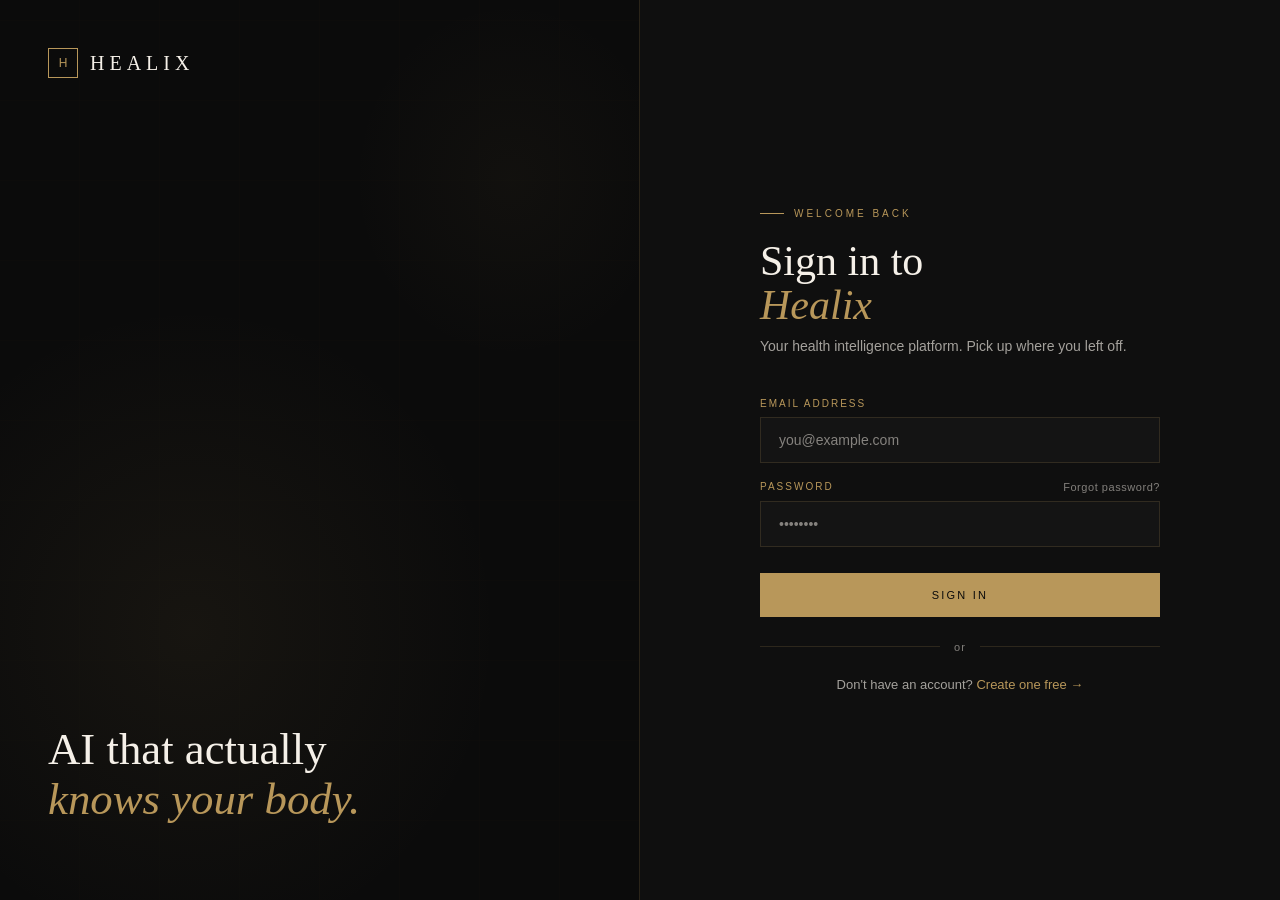
<file: chat.html>
<!DOCTYPE html>
<html lang="en">
<head>
<meta charset="UTF-8">
<meta name="viewport" content="width=device-width, initial-scale=1.0">
<meta http-equiv="Content-Security-Policy" content="default-src 'self'; script-src 'self' 'unsafe-inline'; style-src 'self' 'unsafe-inline' https://fonts.googleapis.com; font-src https://fonts.gstatic.com; connect-src https://mfjfcfuwjbhqgqmtmhwe.supabase.co https://nuihvxluxdpdjgkvtdih.supabase.co http://127.0.0.1:54321; img-src 'self' data:; frame-ancestors 'none';">
<title>Healix — Health Intelligence</title>
<meta name="robots" content="noindex, nofollow">
<meta name="theme-color" content="#B8975A">
<link href="https://fonts.googleapis.com/css2?family=Cormorant+Garamond:ital,wght@0,300;0,400;0,600;1,300;1,400&family=DM+Sans:opsz,wght@9..40,300;9..40,400;9..40,500&display=swap" rel="stylesheet">
<link rel="stylesheet" href="theme.css">
<style>
:root {
  --sidebar-w: 300px;
  --topbar-h: 56px;
}
html, body { height: 100%; overflow: hidden; }
body { font-family: var(--B); background: var(--dark); color: var(--cream); display: flex; flex-direction: column; }
.topbar { height: var(--topbar-h); flex-shrink: 0; display: flex; align-items: center; justify-content: space-between; padding: 0 24px; border-bottom: 1px solid var(--gold-border); background: rgba(11,11,11,.97); backdrop-filter: blur(10px); position: relative; z-index: 100; }
.topbar-left { display: flex; align-items: center; gap: 16px; }
.logo { font-family: var(--F); font-size: 18px; font-weight: 300; letter-spacing: .22em; color: var(--cream); text-decoration: none; display: flex; align-items: center; gap: 10px; }
.logo-mark { width: 26px; height: 26px; border: 1px solid var(--gold); display: grid; place-items: center; font-size: 11px; color: var(--gold); flex-shrink: 0; }
.topbar-divider { width: 1px; height: 20px; background: var(--gold-border); }
.topbar-title { font-size: 11px; letter-spacing: .2em; text-transform: uppercase; color: var(--muted); }
.topbar-right { display: flex; align-items: center; gap: 12px; }
.topbar-chip { font-size: 10px; letter-spacing: .15em; text-transform: uppercase; padding: 6px 14px; border: 1px solid var(--gold-border); color: var(--gold); }
.topbar-avatar { width: 30px; height: 30px; border: 1px solid var(--gold-border); border-radius: 50%; background: var(--gold-faint); display: grid; place-items: center; font-family: var(--F); font-size: 13px; color: var(--gold); cursor: pointer; }
.app-body { flex: 1; display: flex; overflow: hidden; }
.sidebar { width: var(--sidebar-w); flex-shrink: 0; border-right: 1px solid var(--gold-border); background: var(--dark-2); display: flex; flex-direction: column; overflow: hidden; }
.sidebar-section { padding: 20px; border-bottom: 1px solid var(--gold-border); }
.sidebar-label { font-size: 9px; letter-spacing: .3em; text-transform: uppercase; color: var(--gold); margin-bottom: 14px; }
.stats-grid { display: grid; grid-template-columns: 1fr 1fr; gap: 8px; }
.stat-card { background: var(--dark-3); border: 1px solid var(--gold-border); padding: 12px 14px; }
.stat-card-label { font-size: 9px; letter-spacing: .18em; text-transform: uppercase; color: var(--gold); margin-bottom: 6px; }
.stat-card-val { font-family: var(--F); font-size: 26px; font-weight: 300; line-height: 1; color: var(--cream); }
.stat-card-delta { font-size: 10px; margin-top: 4px; color: var(--muted); }
.stat-card-delta.up { color: var(--up); } .stat-card-delta.down { color: var(--down); }
.mini-chart { display: flex; align-items: flex-end; gap: 3px; height: 32px; margin-top: 10px; }
.mini-bar { flex: 1; background: rgba(184,151,90,.2); border-top: 1px solid rgba(184,151,90,.4); }
.mini-bar.today { background: rgba(184,151,90,.55); border-top-color: var(--gold); }
.upload-zone { border: 1px dashed var(--gold-border); padding: 18px; text-align: center; cursor: pointer; transition: border-color .25s, background .25s; position: relative; }
.upload-zone:hover { border-color: var(--gold); background: var(--gold-faint); }
.upload-zone input { position: absolute; inset: 0; opacity: 0; cursor: pointer; }
.upload-icon { font-size: 20px; margin-bottom: 8px; opacity: .6; }
.upload-text { font-size: 12px; color: var(--cream-dim); line-height: 1.5; }
.upload-text span { color: var(--gold); }
.upload-hint { font-size: 10px; color: var(--muted); margin-top: 6px; }
.uploaded-files { margin-top: 10px; display: flex; flex-direction: column; gap: 6px; }
.uploaded-file { display: flex; align-items: center; gap: 10px; background: var(--dark-3); border: 1px solid var(--gold-border); padding: 8px 12px; }
.uploaded-file-name { font-size: 11px; color: var(--cream-dim); flex: 1; overflow: hidden; text-overflow: ellipsis; white-space: nowrap; }
.uploaded-file-remove { font-size: 14px; color: var(--muted); cursor: pointer; }
.meal-list { display: flex; flex-direction: column; gap: 6px; max-height: 180px; overflow-y: auto; }
.meal-item { display: flex; align-items: center; gap: 10px; padding: 8px 10px; background: var(--dark-3); border: 1px solid var(--gold-border); }
.meal-info { flex: 1; min-width: 0; }
.meal-name { font-size: 12px; color: var(--cream); white-space: nowrap; overflow: hidden; text-overflow: ellipsis; }
.meal-time { font-size: 10px; color: var(--muted); margin-top: 2px; }
.meal-cals { font-size: 11px; color: var(--gold); flex-shrink: 0; }
.sidebar-empty { font-size: 12px; color: var(--muted); text-align: center; padding: 12px 0; font-style: italic; }
.context-chips { display: flex; flex-wrap: wrap; gap: 6px; }
.ctx-chip { font-size: 10px; letter-spacing: .08em; text-transform: uppercase; padding: 5px 10px; border: 1px solid var(--gold-border); color: var(--cream-dim); cursor: pointer; transition: border-color .2s, color .2s, background .2s; user-select: none; }
.ctx-chip.active { border-color: var(--gold); color: var(--gold); background: var(--gold-faint); }
/* Conversation sidebar */
.conv-header { display: flex; align-items: center; justify-content: space-between; margin-bottom: 14px; }
.conv-new-btn { font-size: 10px; letter-spacing: .1em; text-transform: uppercase; color: var(--gold); background: none; border: 1px solid var(--gold-border); padding: 5px 12px; cursor: pointer; transition: all .2s; font-family: var(--B); }
.conv-new-btn:hover { background: var(--gold-faint); border-color: var(--gold); }
.conv-list { display: flex; flex-direction: column; gap: 4px; max-height: 240px; overflow-y: auto; }
.conv-item { display: flex; align-items: center; gap: 10px; padding: 10px 12px; background: var(--dark-3); border: 1px solid transparent; cursor: pointer; transition: background .2s, border-color .2s; }
.conv-item:hover { background: var(--dark-4); border-color: var(--gold-border); }
.conv-item.active { border-color: var(--gold); background: var(--gold-faint); }
.conv-item-icon { font-size: 12px; color: var(--gold); opacity: .5; flex-shrink: 0; }
.conv-item.active .conv-item-icon { opacity: 1; }
.conv-item-info { flex: 1; min-width: 0; }
.conv-item-title { font-size: 12px; color: var(--cream-dim); white-space: nowrap; overflow: hidden; text-overflow: ellipsis; }
.conv-item.active .conv-item-title { color: var(--cream); }
.conv-item-meta { font-size: 10px; color: var(--muted); margin-top: 2px; }
.conv-delete-btn { background: none; border: none; color: var(--muted); cursor: pointer; font-size: 11px; padding: 4px 6px; opacity: 0; transition: opacity .2s, color .2s; flex-shrink: 0; }
.conv-item:hover .conv-delete-btn { opacity: 1; }
.conv-delete-btn:hover { color: var(--error); }
/* Tool call status */
.tool-status { display: flex; align-items: center; gap: 8px; padding: 12px 16px; color: var(--gold); font-size: 12px; letter-spacing: .05em; animation: fade-in .3s ease; }
.tool-status-dot { width: 6px; height: 6px; border-radius: 50%; background: var(--gold); animation: tool-pulse 1.5s infinite; }
@keyframes tool-pulse { 0%,100% { opacity: .4; } 50% { opacity: 1; } }
@keyframes fade-in { from { opacity: 0; } to { opacity: 1; } }
.chat-area { flex: 1; display: flex; flex-direction: column; overflow: hidden; }
.chat-messages { flex: 1; overflow-y: auto; padding: 32px 40px; display: flex; flex-direction: column; gap: 24px; }
.chat-messages::-webkit-scrollbar { width: 4px; }
.chat-messages::-webkit-scrollbar-thumb { background: var(--gold-border); }
.chat-welcome { margin: auto; text-align: center; max-width: 520px; padding: 40px 0; }
.welcome-icon { font-size: 32px; margin-bottom: 24px; opacity: .7; }
.welcome-title { font-family: var(--F); font-size: 42px; font-weight: 300; line-height: 1.05; margin-bottom: 16px; }
.welcome-title em { font-style: italic; color: var(--gold); }
.welcome-sub { font-size: 15px; color: var(--cream-dim); line-height: 1.7; margin-bottom: 32px; }
.welcome-suggestions { display: flex; flex-direction: column; gap: 8px; text-align: left; }
.suggestion { border: 1px solid var(--gold-border); padding: 14px 18px; cursor: pointer; transition: border-color .2s, background .2s; display: flex; align-items: center; gap: 14px; }
.suggestion:hover { border-color: rgba(184,151,90,.45); background: var(--gold-faint); }
.suggestion-icon { font-size: 16px; flex-shrink: 0; opacity: .8; }
.suggestion-text { font-size: 13px; color: var(--cream-dim); line-height: 1.4; }
.suggestion:hover .suggestion-text { color: var(--cream); }
.message { display: flex; gap: 14px; max-width: 720px; animation: msgIn .3s ease; }
@keyframes msgIn { from { opacity: 0; transform: translateY(8px); } to { opacity: 1; transform: translateY(0); } }
.message.user { align-self: flex-end; flex-direction: row-reverse; }
.message-avatar { width: 30px; height: 30px; flex-shrink: 0; border: 1px solid var(--gold-border); display: grid; place-items: center; font-size: 12px; margin-top: 2px; }
.message.user .message-avatar { background: var(--gold-faint); color: var(--gold); }
.message.ai .message-avatar { background: var(--dark-3); color: var(--cream-dim); font-family: var(--F); }
.message-body { flex: 1; }
.message-name { font-size: 10px; letter-spacing: .15em; text-transform: uppercase; color: var(--muted); margin-bottom: 8px; }
.message.user .message-name { text-align: right; }
.message-bubble { padding: 16px 20px; font-size: 14px; line-height: 1.75; color: var(--cream-dim); }
.message.user .message-bubble { background: var(--dark-3); border: 1px solid var(--gold-border); color: var(--cream); }
.message.ai .message-bubble { background: transparent; border: 1px solid rgba(245,240,232,.07); }
.message-bubble p { margin-bottom: 10px; } .message-bubble p:last-child { margin-bottom: 0; }
.message-bubble strong { color: var(--cream); font-weight: 500; }
.typing { display: flex; align-items: center; gap: 5px; padding: 16px 20px; }
.typing span { width: 6px; height: 6px; border-radius: 50%; background: var(--gold); opacity: .4; animation: typing 1.2s infinite; }
.typing span:nth-child(2) { animation-delay: .2s; } .typing span:nth-child(3) { animation-delay: .4s; }
@keyframes typing { 0%,100% { opacity: .4; transform: translateY(0); } 50% { opacity: 1; transform: translateY(-3px); } }
/* Micronutrient chart */
.nutrient-chart { padding: 20px; border: 1px solid var(--gold-border); margin-bottom: 12px; }
.nutrient-chart-title { font-size: 10px; letter-spacing: .2em; text-transform: uppercase; color: var(--gold); margin-bottom: 16px; }
.nutrient-row { display: flex; align-items: center; gap: 10px; margin-bottom: 10px; }
.nutrient-label { width: 100px; font-size: 11px; color: var(--cream-dim); text-align: right; flex-shrink: 0; white-space: nowrap; overflow: hidden; text-overflow: ellipsis; }
.nutrient-bar-track { flex: 1; height: 14px; background: rgba(245,240,232,.04); position: relative; overflow: hidden; }
.nutrient-bar-fill { height: 100%; transition: width .6s ease; min-width: 2px; }
.nutrient-bar-fill.low { background: var(--down); }
.nutrient-bar-fill.adequate { background: var(--gold); }
.nutrient-bar-fill.high { background: #3498db; }
.nutrient-bar-fill.excess { background: var(--warn); }
.nutrient-pct { width: 48px; font-size: 11px; color: var(--muted); flex-shrink: 0; text-align: right; }
.nutrient-rda-line { position: absolute; right: 0; top: 0; bottom: 0; width: 1px; background: rgba(245,240,232,.25); }
.nutrient-legend { display: flex; gap: 14px; margin-top: 14px; flex-wrap: wrap; }
.nutrient-legend-item { display: flex; align-items: center; gap: 5px; font-size: 10px; color: var(--muted); }
.nutrient-legend-swatch { width: 10px; height: 10px; }
.chat-input-area { border-top: 1px solid var(--gold-border); padding: 16px 24px 20px; background: var(--dark-2); }
.chat-input-context { display: flex; gap: 8px; margin-bottom: 10px; flex-wrap: wrap; }
.active-ctx { font-size: 10px; letter-spacing: .1em; text-transform: uppercase; padding: 4px 10px; background: var(--gold-faint); border: 1px solid var(--gold-border); color: var(--gold); display: flex; align-items: center; gap: 6px; }
.active-ctx-remove { cursor: pointer; opacity: .6; }
.chat-input-row { display: flex; align-items: flex-end; }
.chat-input-wrap { flex: 1; background: var(--dark-3); border: 1px solid var(--gold-border); border-right: none; position: relative; transition: border-color .2s; }
.chat-input-wrap:focus-within { border-color: var(--gold-focus); }
textarea { width: 100%; background: none; border: none; outline: none; color: var(--cream); font-family: var(--B); font-size: 14px; line-height: 1.6; padding: 14px 18px; resize: none; min-height: 52px; max-height: 160px; }
textarea::placeholder { color: var(--muted); }
.chat-send { background: var(--gold); border: none; color: var(--dark); padding: 0 22px; cursor: pointer; font-family: var(--B); font-size: 11px; font-weight: 500; letter-spacing: .15em; text-transform: uppercase; transition: background .2s; align-self: stretch; min-height: 52px; flex-shrink: 0; }
.chat-send:hover { background: var(--gold-light); }
.chat-send:disabled { opacity: .4; cursor: not-allowed; }
.chat-footer { display: flex; justify-content: space-between; align-items: center; margin-top: 10px; }
.chat-hint { font-size: 11px; color: var(--muted); }
.chat-hint kbd { font-family: var(--B); font-size: 10px; border: 1px solid var(--gold-border); padding: 2px 6px; color: var(--cream-dim); }
.chat-model { font-size: 10px; letter-spacing: .1em; text-transform: uppercase; color: var(--muted); display: flex; align-items: center; gap: 6px; }
.model-dot { width: 5px; height: 5px; border-radius: 50%; background: var(--up); }
</style>
</head>
<body>
<div class="topbar">
  <div class="topbar-left">
    <a href="dashboard.html" class="logo"><div class="logo-mark">H</div>HEALIX</a>
    <div class="topbar-divider"></div>
    <span class="topbar-title">Health Intelligence</span>
  </div>
  <div class="topbar-right">
    <div class="topbar-chip">Beta</div>
    <div class="topbar-avatar" id="topbar-avatar" onclick="logout()">?</div>
  </div>
</div>
<div class="app-body">
  <aside class="sidebar">
    <div class="sidebar-section">
      <div class="conv-header">
        <div class="sidebar-label" style="margin-bottom:0">Conversations</div>
        <button class="conv-new-btn" onclick="startNewChat()">+ New</button>
      </div>
      <div class="conv-list" id="conv-list">
        <div class="sidebar-empty">Loading...</div>
      </div>
    </div>
    <div class="sidebar-section">
      <div class="sidebar-label">Today's Stats</div>
      <div class="stats-grid">
        <div class="stat-card"><div class="stat-card-label">Sleep</div><div class="stat-card-val" id="stat-sleep">—</div><div class="stat-card-delta" id="stat-sleep-delta">Loading...</div></div>
        <div class="stat-card"><div class="stat-card-label">Steps</div><div class="stat-card-val" id="stat-steps">—</div><div class="stat-card-delta" id="stat-steps-delta">Loading...</div></div>
        <div class="stat-card"><div class="stat-card-label">Heart Rate</div><div class="stat-card-val" id="stat-hr">—</div><div class="stat-card-delta" id="stat-hr-delta">Loading...</div></div>
        <div class="stat-card"><div class="stat-card-label">Calories</div><div class="stat-card-val" id="stat-cal">—</div><div class="stat-card-delta" id="stat-cal-delta">Loading...</div></div>
      </div>
      <div class="mini-chart" id="mini-chart">
        <div class="mini-bar" style="height:20%"></div><div class="mini-bar" style="height:20%"></div><div class="mini-bar" style="height:20%"></div><div class="mini-bar" style="height:20%"></div><div class="mini-bar" style="height:20%"></div><div class="mini-bar" style="height:20%"></div><div class="mini-bar today" style="height:20%"></div>
      </div>
      <div style="font-size:9px;color:var(--muted);margin-top:6px;letter-spacing:.1em" id="chart-label">STEPS — LAST 7 DAYS</div>
    </div>
    <div class="sidebar-section">
      <div class="sidebar-label">Chat Context</div>
      <div class="context-chips" id="ctx-chips">
        <div class="ctx-chip active" data-ctx="wearable">Wearable data</div>
        <div class="ctx-chip active" data-ctx="meals">Meal logs</div>
        <div class="ctx-chip" data-ctx="bloodwork">Bloodwork</div>
        <div class="ctx-chip" data-ctx="sleep">Sleep history</div>
        <div class="ctx-chip" data-ctx="activity">Activity</div>
      </div>
    </div>
    <div class="sidebar-section">
      <div class="sidebar-label">Documents</div>
      <div class="upload-zone" id="upload-zone">
        <input type="file" id="file-input" accept=".pdf,.png,.jpg,.jpeg" multiple>
        <div class="upload-icon">📎</div>
        <div class="upload-text">Drop files or <span>browse</span></div>
        <div class="upload-hint">PDF, JPG, PNG · Blood work, lab results, prescriptions</div>
      </div>
      <div class="uploaded-files" id="uploaded-files"></div>
    </div>
    <div class="sidebar-section" style="flex:1;overflow:hidden;display:flex;flex-direction:column;">
      <div class="sidebar-label">Recent Meals</div>
      <div class="meal-list" id="meal-list"><div class="sidebar-empty">Loading meals...</div></div>
    </div>
  </aside>
  <div class="chat-area">
    <div class="chat-messages" id="chat-messages">
      <div class="chat-welcome" id="chat-welcome">
        <div class="welcome-icon">✦</div>
        <h1 class="welcome-title" id="welcome-title">Good morning,<br><em id="welcome-name">there.</em></h1>
        <p class="welcome-sub">Ask me anything about your health. I have context from your wearable data, meal logs, and any documents you've uploaded.</p>
        <div class="welcome-suggestions">
          <div class="suggestion" onclick="useSuggestion(this)"><span class="suggestion-icon">📊</span><span class="suggestion-text">Give me a full breakdown of my health this week.</span></div>
          <div class="suggestion" onclick="useSuggestion(this)"><span class="suggestion-icon">🍽️</span><span class="suggestion-text">Pull my meals from this week and show me micronutrient gaps.</span></div>
          <div class="suggestion" onclick="useSuggestion(this)"><span class="suggestion-icon">🏋️</span><span class="suggestion-text">How have my lifts progressed over the past month?</span></div>
          <div class="suggestion" onclick="useSuggestion(this)"><span class="suggestion-icon">💡</span><span class="suggestion-text">What should I focus on improving right now?</span></div>
        </div>
      </div>
    </div>
    <div class="chat-input-area">
      <div class="chat-input-context" id="active-ctx-display"></div>
      <div class="chat-input-row">
        <div class="chat-input-wrap">
          <textarea id="chat-input" placeholder="Ask anything about your health…" rows="1"></textarea>
        </div>
        <button class="chat-send" id="send-btn" onclick="sendMessage()">Send</button>
      </div>
      <div class="chat-footer">
        <span class="chat-hint">Press <kbd>Return</kbd> to send · <kbd>Shift Return</kbd> for new line</span>
        <span class="chat-model"><span class="model-dot"></span>Healix AI · Context active</span>
      </div>
    </div>
  </div>
</div>
<script src="config.js"></script>
<script src="components/confirm-modal.js"></script>
<script>
function supabaseRequest(endpoint, method, body, token) {
  return fetch(SUPABASE_URL + endpoint, {
    method: method || 'GET',
    headers: { 'Content-Type': 'application/json', 'apikey': SUPABASE_ANON_KEY, 'Authorization': 'Bearer ' + (token || SUPABASE_ANON_KEY) },
    body: body ? JSON.stringify(body) : undefined
  }).then(function(r) { return r.json(); });
}

var currentUser = null;
var currentSession = null;
var healthSummary = {};

// ── LOGOUT ──
function logout() {
  var session = getSession();
  if (session && session.access_token) {
    fetch(SUPABASE_URL + '/auth/v1/logout', {
      method: 'POST',
      headers: { 'Content-Type': 'application/json', 'apikey': SUPABASE_ANON_KEY, 'Authorization': 'Bearer ' + session.access_token }
    }).catch(function() {});
  }
  localStorage.removeItem('healix_session');
  localStorage.removeItem('healix_last_activity');
  window.location.href = 'login.html';
}

// ── TOKEN REFRESH ──
function refreshSession() {
  var session = getSession();
  if (!session || !session.refresh_token) return Promise.reject('No refresh token');
  return fetch(SUPABASE_URL + '/auth/v1/token?grant_type=refresh_token', {
    method: 'POST',
    headers: { 'Content-Type': 'application/json', 'apikey': SUPABASE_ANON_KEY },
    body: JSON.stringify({ refresh_token: session.refresh_token })
  }).then(function(r) { return r.json(); }).then(function(data) {
    if (data.access_token) {
      localStorage.setItem('healix_session', JSON.stringify({
        access_token: data.access_token,
        refresh_token: data.refresh_token,
        expires_at: Date.now() + (data.expires_in || 3600) * 1000,
        user: data.user || session.user
      }));
      if (currentSession) currentSession.access_token = data.access_token;
      return data.access_token;
    }
    throw new Error('Refresh failed');
  });
}
setInterval(function() {
  var session = getSession();
  if (session && session.refresh_token) refreshSession().catch(function() { logout(); });
}, 50 * 60 * 1000);

// ── SESSION INACTIVITY TIMEOUT (30 min) ──
var INACTIVITY_TIMEOUT = 30 * 60 * 1000;
function resetActivityTimer() { localStorage.setItem('healix_last_activity', Date.now().toString()); }
function checkInactivity() {
  var last = parseInt(localStorage.getItem('healix_last_activity') || '0', 10);
  if (last && (Date.now() - last > INACTIVITY_TIMEOUT)) logout();
}
['click', 'keydown', 'scroll', 'mousemove', 'touchstart'].forEach(function(evt) {
  document.addEventListener(evt, resetActivityTimer, { passive: true });
});
resetActivityTimer();
setInterval(checkInactivity, 60 * 1000);

function getSession() {
  try { var s = localStorage.getItem('healix_session'); return s ? JSON.parse(s) : null; } catch(e) { return null; }
}

function getTimeGreeting() {
  var h = new Date().getHours();
  if (h < 12) return 'Good morning'; if (h < 17) return 'Good afternoon'; return 'Good evening';
}

function updateWelcomeName(name) {
  var firstName = name ? name.split(' ')[0] : 'there';
  var titleEl = document.getElementById('welcome-title');
  var nameEl = document.getElementById('welcome-name');
  var avatarEl = document.getElementById('topbar-avatar');
  if (titleEl) {
    titleEl.textContent = '';
    titleEl.appendChild(document.createTextNode(getTimeGreeting() + ', '));
    titleEl.appendChild(document.createElement('br'));
    var em = document.createElement('em');
    em.id = 'welcome-name';
    em.textContent = firstName + '.';
    titleEl.appendChild(em);
  }
  if (avatarEl) avatarEl.textContent = firstName !== 'there' ? firstName.charAt(0).toUpperCase() : 'H';
}

async function loadUserProfile() {
  var session = getSession();
  if (!session || !session.access_token) { window.location.href = 'login.html'; return; }
  currentSession = session;
  try {
    var userData = await supabaseRequest('/auth/v1/user', 'GET', null, session.access_token);
    if (userData && userData.id) {
      currentUser = userData;
      var profile = await supabaseRequest('/rest/v1/profiles?auth_user_id=eq.' + userData.id + '&select=first_name,last_name,subscription_tier&limit=1', 'GET', null, session.access_token);
      // Chat paywall: redirect free users to dashboard
      var tier = (profile && profile[0] && profile[0].subscription_tier) || 'free';
      if (tier !== 'premium' && tier !== 'clinical') {
        window.location.href = 'dashboard.html?upgrade=1';
        return;
      }
      var profileFirst = profile && profile[0] && profile[0].first_name;
      if (profileFirst) {
        updateWelcomeName(profileFirst);
      } else {
        var metaName = userData.user_metadata && userData.user_metadata.full_name;
        updateWelcomeName(metaName || '');
      }
    } else { localStorage.removeItem('healix_session'); window.location.href = 'login.html'; }
  } catch(e) { updateWelcomeName('there'); }
}
loadUserProfile();

// ── Sleep processing functions (session-based) ──
function mapSleepStage(value) {
  if (!value) return 'core';
  var stage = value.toLowerCase();
  if (stage.includes('deep')) return 'deep';
  if (stage.includes('rem')) return 'rem';
  if (stage.includes('awake')) return 'awake';
  return 'core';
}

function identifySleepSessions(samples) {
  var sorted = samples.slice().sort(function(a, b) { return new Date(a.start_date) - new Date(b.start_date); });
  var sessions = [];
  var currentSession = [];
  var lastEndMs = null;
  for (var i = 0; i < sorted.length; i++) {
    var sample = sorted[i];
    var startMs = new Date(sample.start_date).getTime();
    var endMs = new Date(sample.end_date).getTime();
    var gapMinutes = lastEndMs != null ? (startMs - lastEndMs) / (1000 * 60) : 0;
    if (lastEndMs == null || gapMinutes > 45) {
      if (currentSession.length > 0) {
        var sessStart = new Date(currentSession[0].start_date).getTime();
        var sessEnd = new Date(currentSession[currentSession.length - 1].end_date).getTime();
        if ((sessEnd - sessStart) / (1000 * 60 * 60) >= 2) {
          sessions.push({ startTime: sessStart, endTime: sessEnd, samples: currentSession.slice() });
        }
      }
      currentSession = [sample];
    } else {
      currentSession.push(sample);
    }
    lastEndMs = endMs;
  }
  if (currentSession.length > 0) {
    var sessStart = new Date(currentSession[0].start_date).getTime();
    var sessEnd = new Date(currentSession[currentSession.length - 1].end_date).getTime();
    if ((sessEnd - sessStart) / (1000 * 60 * 60) >= 2) {
      sessions.push({ startTime: sessStart, endTime: sessEnd, samples: currentSession.slice() });
    }
  }
  return sessions.sort(function(a, b) { return b.startTime - a.startTime; });
}

function computeSessionMinutes(session) {
  var stages = { deep: 0, rem: 0, core: 0, awake: 0 };
  var total = 0;
  for (var i = 0; i < session.samples.length; i++) {
    var s = session.samples[i];
    var duration = (new Date(s.end_date) - new Date(s.start_date)) / (1000 * 60);
    var stage = mapSleepStage(s.value || s.text_value);
    stages[stage] += duration;
    total += duration;
  }
  var actualSleep = Math.max(0, total - stages.awake);
  return { totalMinutes: total, actualSleepMinutes: actualSleep, stages: stages };
}

function processSleepData(samples) {
  var sessions = identifySleepSessions(samples);
  if (sessions.length === 0) return null;
  var mostRecent = sessions[0];
  var computed = computeSessionMinutes(mostRecent);
  return {
    totalHours: Math.floor(computed.actualSleepMinutes / 60),
    totalMinutes: computed.actualSleepMinutes % 60,
    stages: computed.stages,
    efficiency: computed.totalMinutes > 0 ? Math.round((computed.actualSleepMinutes / computed.totalMinutes) * 100) : 0,
    sessions: sessions
  };
}

async function loadHealthData() {
  var session = getSession();
  if (!session) return;
  var token = session.access_token;
  var today = new Date();
  var todayStr = today.toISOString().split('T')[0];
  var twentyOneDaysAgo = new Date(today); twentyOneDaysAgo.setDate(today.getDate() - 21);
  var sevenDaysAgoStr = twentyOneDaysAgo.toISOString().split('T')[0];
  try {
    var params = new URLSearchParams({ select: 'metric_type,start_date,end_date,value,text_value,recorded_at', recorded_at: 'gte.' + twentyOneDaysAgo.toISOString(), order: 'recorded_at.desc' });
    var data = await supabaseRequest('/rest/v1/apple_health_samples?' + params.toString(), 'GET', null, token);
    if (!data || data.error) { setStatFallback(); return; }
    var byType = {};
    data.forEach(function(row) { if (!byType[row.metric_type]) byType[row.metric_type] = []; byType[row.metric_type].push(row); });

    // SLEEP — session-based processing per CTO spec
    var sleepData = byType['sleep_analysis'] || byType['sleep'] || byType['HKCategoryTypeIdentifierSleepAnalysis'] || [];
    if (sleepData.length > 0) {
      var sleepResult = processSleepData(sleepData);
      if (sleepResult) {
        var vDisplay = sleepResult.totalHours + '<span style="font-size:13px;color:var(--muted)">h </span>' + Math.round(sleepResult.totalMinutes) + '<span style="font-size:13px;color:var(--muted)">m</span>';
        document.getElementById('stat-sleep').innerHTML = vDisplay;
        // Weekly average from all sessions
        var totalSleepMins = sleepResult.sessions.reduce(function(s, sess) {
          var c = computeSessionMinutes(sess); return s + c.actualSleepMinutes;
        }, 0);
        var avgH = Math.round((totalSleepMins / sleepResult.sessions.length / 60) * 10) / 10;
        var lastH = Math.round((sleepResult.totalHours + sleepResult.totalMinutes / 60) * 10) / 10;
        var diff = Math.round((lastH - avgH) * 10) / 10;
        var el = document.getElementById('stat-sleep-delta');
        el.textContent = Math.abs(diff) < 0.1 ? '— avg ' + avgH + 'h' : (diff > 0 ? '↑ +' + diff + 'h vs avg' : '↓ ' + diff + 'h vs avg');
        el.className = 'stat-card-delta ' + (Math.abs(diff) < 0.1 ? 'neutral' : diff > 0 ? 'up' : 'down');
        healthSummary.sleep = { hours: lastH, avg: avgH };
      } else { document.getElementById('stat-sleep').textContent = '—'; document.getElementById('stat-sleep-delta').textContent = 'No data'; }
    } else { document.getElementById('stat-sleep').textContent = '—'; document.getElementById('stat-sleep-delta').textContent = 'No data'; }

    // STEPS
    var stepsData = byType['step_count'] || byType['steps'] || byType['HKQuantityTypeIdentifierStepCount'] || [];
    if (stepsData.length > 0) {
      var todaySteps = stepsData.filter(function(r){return r.start_date&&r.start_date.startsWith(todayStr);}).reduce(function(s,r){return s+parseFloat(r.value||0);},0);
      if (todaySteps===0) { var d=stepsData[0].start_date?stepsData[0].start_date.split('T')[0]:''; todaySteps=stepsData.filter(function(r){return r.start_date&&r.start_date.startsWith(d);}).reduce(function(s,r){return s+parseFloat(r.value||0);},0); }
      document.getElementById('stat-steps').innerHTML = todaySteps>=1000?(Math.round(todaySteps/100)/10)+'<span style="font-size:13px;color:var(--muted)">k</span>':Math.round(todaySteps).toString();
      var stepsAvg = stepsData.reduce(function(s,r){return s+parseFloat(r.value||0);},0)/7;
      var stepsDiff = Math.round(((todaySteps-stepsAvg)/stepsAvg)*100);
      var sel = document.getElementById('stat-steps-delta');
      sel.textContent = Math.abs(stepsDiff)<5?'— avg pace':(stepsDiff>0?'↑ +'+stepsDiff+'% vs avg':'↓ '+stepsDiff+'% vs avg');
      sel.className = 'stat-card-delta '+(Math.abs(stepsDiff)<5?'neutral':stepsDiff>0?'up':'down');
      updateMiniChart(stepsData, todayStr);
      healthSummary.steps = { today: Math.round(todaySteps), avg: Math.round(stepsAvg) };
    } else { document.getElementById('stat-steps').textContent = '—'; document.getElementById('stat-steps-delta').textContent = 'No data'; }

    // HEART RATE
    var hrData = byType['resting_heart_rate'] || byType['heart_rate'] || byType['HKQuantityTypeIdentifierHeartRate'] || [];
    if (hrData.length > 0) {
      var hr = Math.round(parseFloat(hrData[0].value));
      var hrAvg = Math.round(hrData.reduce(function(s,r){return s+parseFloat(r.value||0);},0)/hrData.length);
      var hrDiff = hr - hrAvg;
      document.getElementById('stat-hr').innerHTML = hr + '<span style="font-size:13px;color:var(--muted)">bpm</span>';
      var hel = document.getElementById('stat-hr-delta');
      hel.textContent = Math.abs(hrDiff)<=2?'— avg '+hrAvg+'bpm':(hrDiff<0?'↓ '+hrDiff+' vs avg':'↑ +'+hrDiff+' vs avg');
      hel.className = 'stat-card-delta '+(Math.abs(hrDiff)<=2?'neutral':hrDiff<0?'up':'down');
      healthSummary.heart_rate = { bpm: hr, avg: hrAvg };
    } else { document.getElementById('stat-hr').textContent = '—'; document.getElementById('stat-hr-delta').textContent = 'No data'; }

    // CALORIES CONSUMED (from meals) - loaded separately in loadCaloriesConsumed()

  } catch(e) { console.error('Health data error:', e); setStatFallback(); }
}

function setStatFallback() {
  ['sleep','steps','hr','cal'].forEach(function(id) {
    var el = document.getElementById('stat-'+id); var delta = document.getElementById('stat-'+id+'-delta');
    if (el) el.textContent = '—'; if (delta) { delta.textContent = 'No data'; delta.className = 'stat-card-delta neutral'; }
  });
}

function updateMiniChart(data, todayStr) {
  var dayMap = {};
  data.forEach(function(r){ var d=r.start_date?r.start_date.split('T')[0]:null; if(!d)return; dayMap[d]=(dayMap[d]||0)+parseFloat(r.value||0); });
  var days = Object.keys(dayMap).sort().slice(-7);
  var values = days.map(function(d){return dayMap[d];});
  var maxVal = Math.max.apply(null,values)||1;
  document.querySelectorAll('#mini-chart .mini-bar').forEach(function(bar,i){
    bar.style.height = Math.max(8,Math.round((values[i]||0)/maxVal*100))+'%';
    bar.classList.toggle('today', days[i]===todayStr);
  });
}

async function loadMealData() {
  var session = getSession(); if (!session) return;
  var token = session.access_token;
  try {
    var meals = await supabaseRequest('/rest/v1/meal_log?select=id,meal_type,meal_time,meal_description,created_at,data&user_id=eq.' + currentUser.id + '&order=created_at.desc&limit=5', 'GET', null, token);
    var list = document.getElementById('meal-list'); if (!list) return;
    if (!meals || meals.error || meals.length===0) { list.innerHTML = '<div class="sidebar-empty">No meals logged yet</div>'; return; }
    var mealEmojis = {breakfast:'🍳',lunch:'🥗',dinner:'🍽',snack:'🍎',default:'🥘'};
    var today = new Date().toDateString(); var yesterday = new Date(Date.now()-86400000).toDateString();
    list.innerHTML = meals.map(function(meal){
      var d = typeof meal.data === 'string' ? JSON.parse(meal.data || '{}') : (meal.data || {});
      var dt = new Date(meal.meal_time||meal.created_at);
      var dateStr = dt.toDateString()===today?'Today':dt.toDateString()===yesterday?'Yesterday':dt.toLocaleDateString('en-US',{month:'short',day:'numeric'});
      var emoji = mealEmojis[meal.meal_type]||mealEmojis.default;
      var cals = d.calories ? Math.round(d.calories) : '—';
      var safeName = escapeHtml(meal.meal_description||'Meal');
      var safeType = meal.meal_type ? escapeHtml(meal.meal_type.charAt(0).toUpperCase()+meal.meal_type.slice(1)) : '';
      return '<div class="meal-item"><div class="meal-emoji">'+emoji+'</div><div class="meal-info"><div class="meal-name">'+safeName+'</div><div class="meal-time">'+safeType+' · '+escapeHtml(dateStr)+'</div></div><div class="meal-cals">'+cals+'</div></div>';
    }).join('');
    // Store for AI
    healthSummary.meals = meals.map(function(m){ var d = typeof m.data === 'string' ? JSON.parse(m.data || '{}') : (m.data || {}); return {name:m.meal_description,type:m.meal_type,calories:d.calories,time:m.meal_time}; });
  } catch(e) { document.getElementById('meal-list').innerHTML = '<div class="sidebar-empty">Could not load meals</div>'; }
}

async function loadCaloriesConsumed() {
  var session = getSession(); if (!session) return;
  var token = session.access_token;
  var todayStr = new Date().toISOString().split('T')[0];
  try {
    var meals = await supabaseRequest('/rest/v1/meal_log?select=meal_time,created_at,data&user_id=eq.' + currentUser.id + '&order=created_at.desc&limit=50', 'GET', null, token);
    if (!meals || meals.error || meals.length===0) { document.getElementById('stat-cal').textContent = '—'; document.getElementById('stat-cal-delta').textContent = 'No meals'; return; }
    var todayCals = 0; var totalCals = 0; var days = {};
    meals.forEach(function(m) {
      var d = (m.meal_time||m.created_at||'').split('T')[0];
      var mData = typeof m.data === 'string' ? JSON.parse(m.data || '{}') : (m.data || {});
      var c = parseFloat(mData.calories||0);
      if (d===todayStr) todayCals += c;
      totalCals += c;
      days[d] = (days[d]||0) + c;
    });
    var dayCount = Object.keys(days).length || 1;
    var avg = Math.round(totalCals / dayCount);
    if (todayCals > 0) {
      document.getElementById('stat-cal').innerHTML = Math.round(todayCals) + '<span style="font-size:13px;color:var(--muted)">kcal</span>';
      var diff = Math.round(((todayCals-avg)/Math.max(avg,1))*100);
      var cel = document.getElementById('stat-cal-delta');
      cel.textContent = Math.abs(diff)<5?'— avg '+avg:(diff>0?'↑ +'+diff+'% vs avg':'↓ '+diff+'% vs avg');
      cel.className = 'stat-card-delta '+(Math.abs(diff)<5?'neutral':diff>0?'up':'down');
    } else { document.getElementById('stat-cal').textContent = '—'; document.getElementById('stat-cal-delta').textContent = 'No meals today'; }
    healthSummary.calories = { today: Math.round(todayCals), avg: avg };
  } catch(e) { document.getElementById('stat-cal').textContent = '—'; document.getElementById('stat-cal-delta').textContent = 'No data'; }
}

async function loadProfileData() {
  var session = getSession(); if (!session) return;
  var token = session.access_token;
  try {
    if (!currentUser) return;
    var profile = await supabaseRequest('/rest/v1/profiles?auth_user_id=eq.' + currentUser.id + '&select=*&limit=1', 'GET', null, token);
    if (profile && profile[0]) {
      healthSummary.profile = {};
      var p = profile[0];
      if (p.birth_date) {
        var age = Math.floor((new Date() - new Date(p.birth_date)) / (365.25 * 24 * 3600 * 1000));
        healthSummary.profile.age = age;
      }
      if (p.current_weight_kg) healthSummary.profile.weight_kg = Math.round(p.current_weight_kg * 10) / 10;
      if (p.height_cm) healthSummary.profile.height_cm = Math.round(p.height_cm);
      if (p.gender) healthSummary.profile.gender = p.gender;
      if (p.health_goals) healthSummary.profile.goals = p.health_goals;
      if (p.activity_level) healthSummary.profile.activity_level = p.activity_level;
    }
  } catch(e) { console.error('Profile load error:', e); }
}

async function loadWeightData() {
  var session = getSession(); if (!session || !currentUser) return;
  var token = session.access_token;
  try {
    var weights = await supabaseRequest('/rest/v1/weight_logs?user_id=eq.' + currentUser.id + '&order=logged_at.desc&limit=14', 'GET', null, token);
    if (weights && !weights.error && weights.length > 0) {
      healthSummary.weight = {
        current: Math.round(parseFloat(weights[0].value) * 10) / 10,
        unit: weights[0].unit || 'lbs',
        entries: weights.slice(0, 7).map(function(w) { return { value: Math.round(parseFloat(w.value) * 10) / 10, date: (w.logged_at || '').split('T')[0] }; })
      };
    }
  } catch(e) { console.error('Weight load error:', e); }
}

async function loadWorkoutData() {
  var session = getSession(); if (!session || !currentUser) return;
  var token = session.access_token;
  try {
    var sevenDaysAgo = new Date(); sevenDaysAgo.setDate(sevenDaysAgo.getDate() - 7);
    var workouts = await supabaseRequest('/rest/v1/workout_logs?user_id=eq.' + currentUser.id + '&logged_at=gte.' + sevenDaysAgo.toISOString() + '&select=id,logged_at,total_volume&order=logged_at.desc', 'GET', null, token);
    if (workouts && !workouts.error && workouts.length > 0) {
      healthSummary.workouts = {
        sessions_7d: workouts.length,
        total_volume: Math.round(workouts.reduce(function(s, w) { return s + parseFloat(w.total_volume || 0); }, 0)),
        avg_volume: Math.round(workouts.reduce(function(s, w) { return s + parseFloat(w.total_volume || 0); }, 0) / workouts.length)
      };
    }
  } catch(e) { console.error('Workout load error:', e); }
}

async function loadDocumentData() {
  var session = getSession(); if (!session || !currentUser) return;
  var token = session.access_token;
  try {
    var docs = await supabaseRequest('/rest/v1/uploads?user_id=eq.' + currentUser.id + '&status=eq.ready&select=id,title,document_type,content,created_at&order=created_at.desc&limit=5', 'GET', null, token);
    if (docs && !docs.error && docs.length > 0) {
      healthSummary.documents = docs.filter(function(d) { return d.content; }).map(function(d) {
        return { name: d.title, type: d.document_type, text: d.content, date: (d.created_at || '').split('T')[0] };
      });
    }
  } catch(e) { console.error('Document load error:', e); }

  // Also load parsed bloodwork for AI context
  try {
    var bw = await supabaseRequest('/rest/v1/blood_work_samples?user_id=eq.' + currentUser.id + '&order=test_date.desc,created_at.desc&limit=100', 'GET', null, token);
    if (bw && !bw.error && bw.length > 0) {
      var latestDate = bw[0].test_date;
      var latest = bw.filter(function(s) { return s.test_date === latestDate; });
      healthSummary.bloodwork = {
        test_date: latestDate,
        lab: latest[0].lab_name,
        results: latest.filter(function(s) { return s.value !== null || s.value_text; }).map(function(s) {
          return {
            name: s.biomarker_name,
            value: s.value !== null ? parseFloat(s.value) : s.value_text,
            unit: s.unit,
            ref_min: s.reference_range_min ? parseFloat(s.reference_range_min) : null,
            ref_max: s.reference_range_max ? parseFloat(s.reference_range_max) : null,
            flagged: s.is_flagged,
            flag: s.flag
          };
        })
      };
      console.log('[Healix Chat] Bloodwork loaded:', healthSummary.bloodwork.results.length, 'biomarkers from', latestDate);
    }
  } catch(e) { console.error('Bloodwork load error:', e); }
}

async function loadMealNutrients() {
  var session = getSession(); if (!session || !currentUser) return;
  var token = session.access_token;
  try {
    var meals = await supabaseRequest('/rest/v1/meal_log?select=id,meal_type,meal_time,meal_description,created_at,data&user_id=eq.' + currentUser.id + '&order=created_at.desc&limit=10', 'GET', null, token);
    if (meals && !meals.error && meals.length > 0) {
      healthSummary.detailed_meals = meals.map(function(m) {
        var info = { description: m.meal_description, type: m.meal_type, time: m.meal_time || m.created_at };
        if (m.data) {
          try {
            var d = typeof m.data === 'string' ? JSON.parse(m.data) : m.data;
            if (d.calories) info.calories = d.calories;
            if (d.protein_g) info.protein_g = d.protein_g;
            if (d.carbs_g) info.carbs_g = d.carbs_g;
            if (d.fat_g) info.fat_g = d.fat_g;
            if (d.analysis) info.analysis = d.analysis;
          } catch(e) {}
        }
        return info;
      });
    }
  } catch(e) { console.error('Meal nutrient load error:', e); }
}

// Sidebar display only — chat context is built server-side by the edge function
async function loadAllChatContext() {
  await loadUserProfile();
  await Promise.all([
    loadHealthData(), loadMealData(), loadCaloriesConsumed(),
    loadProfileData(), loadWeightData(), loadWorkoutData(),
    loadDocumentData(), loadMealNutrients(),
    loadConversations()
  ]);
  console.log('[Healix Chat] Context loaded:', Object.keys(healthSummary));
  // Resume last conversation after everything is loaded
  await resumeLastConversation();
}
loadAllChatContext();

// CONTEXT CHIPS
document.querySelectorAll('.ctx-chip').forEach(function(chip){
  chip.addEventListener('click', function(){ chip.classList.toggle('active'); renderActiveContext(); });
});
function getActiveContexts() { return Array.from(document.querySelectorAll('.ctx-chip.active')).map(function(c){return c.getAttribute('data-ctx');}); }
function renderActiveContext() {
  var el = document.getElementById('active-ctx-display'); var active = getActiveContexts();
  if (!active.length) { el.innerHTML = ''; return; }
  var labels = {wearable:'Wearable',meals:'Meals',bloodwork:'Bloodwork',sleep:'Sleep',activity:'Activity'};
  el.innerHTML = active.map(function(ctx){ return '<div class="active-ctx">'+labels[ctx]+'<span class="active-ctx-remove" onclick="removeCtx(\''+ctx+'\')">×</span></div>'; }).join('');
}
renderActiveContext();
function removeCtx(ctx) { var c = document.querySelector('.ctx-chip[data-ctx="'+ctx+'"]'); if(c) c.classList.remove('active'); renderActiveContext(); }

// FILE UPLOAD
var uploadedFiles = [];
document.getElementById('file-input').addEventListener('change', function(e){ Array.from(e.target.files).forEach(function(f){ uploadedFiles.push(f); addFileToList(f); }); });
var dropZone = document.getElementById('upload-zone');
dropZone.addEventListener('dragover', function(e){ e.preventDefault(); dropZone.style.borderColor='var(--gold)'; });
dropZone.addEventListener('dragleave', function(){ dropZone.style.borderColor=''; });
dropZone.addEventListener('drop', function(e){ e.preventDefault(); dropZone.style.borderColor=''; Array.from(e.dataTransfer.files).forEach(function(f){ uploadedFiles.push(f); addFileToList(f); }); });
function addFileToList(file) {
  var list = document.getElementById('uploaded-files'); var icon = file.type==='application/pdf'?'📄':'🖼';
  var id = 'file-'+Date.now(); var el = document.createElement('div'); el.className='uploaded-file'; el.id=id;
  el.innerHTML='<span>'+icon+'</span><span class="uploaded-file-name">'+file.name+'</span><span class="uploaded-file-remove" onclick="removeFile(\''+id+'\')">×</span>';
  list.appendChild(el);
}
function removeFile(id) { var el=document.getElementById(id); if(el) el.remove(); }

// TEXTAREA
var textarea = document.getElementById('chat-input');
textarea.addEventListener('input', function(){ this.style.height='auto'; this.style.height=Math.min(this.scrollHeight,160)+'px'; });
textarea.addEventListener('keydown', function(e){ if(e.key==='Enter'&&!e.shiftKey){ e.preventDefault(); sendMessage(); } });

// MICRONUTRIENT CHART RENDERER
var DAILY_RDA = {
  'Vitamin A': {value:900,unit:'mcg'}, 'Vitamin C': {value:90,unit:'mg'}, 'Vitamin D': {value:20,unit:'mcg'},
  'Vitamin E': {value:15,unit:'mg'}, 'Vitamin K': {value:120,unit:'mcg'}, 'Vitamin B6': {value:1.3,unit:'mg'},
  'Vitamin B12': {value:2.4,unit:'mcg'}, 'Thiamin': {value:1.2,unit:'mg'}, 'Riboflavin': {value:1.3,unit:'mg'},
  'Niacin': {value:16,unit:'mg'}, 'Folate': {value:400,unit:'mcg'}, 'Calcium': {value:1000,unit:'mg'},
  'Iron': {value:18,unit:'mg'}, 'Magnesium': {value:420,unit:'mg'}, 'Zinc': {value:11,unit:'mg'},
  'Potassium': {value:2600,unit:'mg'}, 'Sodium': {value:2300,unit:'mg'}, 'Phosphorus': {value:700,unit:'mg'},
  'Selenium': {value:55,unit:'mcg'}, 'Copper': {value:0.9,unit:'mg'}, 'Manganese': {value:2.3,unit:'mg'},
  'Fiber': {value:28,unit:'g'}
};

function renderNutrientChart(chartData) {
  var micros = chartData.micronutrient_totals;
  if (!micros || Object.keys(micros).length === 0) return null;
  var period = chartData.period || 'this week';
  var mealCount = chartData.meal_count || 0;
  // Calculate days in period for daily average
  var days = 1;
  if (typeof period === 'string' && period.includes(' to ')) {
    var parts = period.split(' to ');
    var d1 = new Date(parts[0]), d2 = new Date(parts[1]);
    days = Math.max(1, Math.round((d2 - d1) / 86400000) + 1);
  }
  // Build rows: match against RDA
  var rows = [];
  for (var name in micros) {
    var entry = micros[name];
    var dailyAvg = entry.value / days;
    // Try to match to RDA
    var rdaMatch = null;
    for (var rdaName in DAILY_RDA) {
      if (name.toLowerCase().includes(rdaName.toLowerCase()) || rdaName.toLowerCase().includes(name.toLowerCase())) {
        rdaMatch = DAILY_RDA[rdaName];
        break;
      }
    }
    if (!rdaMatch) continue; // Skip nutrients without known RDA
    var pct = Math.round((dailyAvg / rdaMatch.value) * 100);
    var status = pct < 50 ? 'low' : pct < 80 ? 'adequate' : pct <= 150 ? 'high' : 'excess';
    if (pct >= 80 && pct <= 120) status = 'adequate';
    else if (pct < 80) status = 'low';
    else if (pct > 150) status = 'excess';
    else status = 'high';
    rows.push({ name: name, dailyAvg: dailyAvg, rda: rdaMatch.value, unit: rdaMatch.unit, pct: pct, status: status });
  }
  if (rows.length === 0) return null;
  // Sort: worst gaps first
  rows.sort(function(a,b) { return a.pct - b.pct; });
  var html = '<div class="nutrient-chart">';
  html += '<div class="nutrient-chart-title">Daily Micronutrient Intake vs Recommended (' + mealCount + ' meals, ' + days + ' day' + (days>1?'s':'') + ')</div>';
  for (var i = 0; i < rows.length; i++) {
    var r = rows[i];
    var barWidth = Math.min(r.pct, 200); // Cap at 200% for display
    html += '<div class="nutrient-row">';
    html += '<div class="nutrient-label">' + r.name + '</div>';
    html += '<div class="nutrient-bar-track"><div class="nutrient-bar-fill ' + r.status + '" style="width:' + (barWidth/2) + '%"></div><div class="nutrient-rda-line" style="left:50%"></div></div>';
    html += '<div class="nutrient-pct">' + r.pct + '%</div>';
    html += '</div>';
  }
  html += '<div class="nutrient-legend">';
  html += '<div class="nutrient-legend-item"><div class="nutrient-legend-swatch" style="background:var(--down)"></div>Low (&lt;80%)</div>';
  html += '<div class="nutrient-legend-item"><div class="nutrient-legend-swatch" style="background:var(--gold)"></div>Adequate (80-120%)</div>';
  html += '<div class="nutrient-legend-item"><div class="nutrient-legend-swatch" style="background:#3498db"></div>Above (120-150%)</div>';
  html += '<div class="nutrient-legend-item"><div class="nutrient-legend-swatch" style="background:var(--warn)"></div>Excess (&gt;150%)</div>';
  html += '<div class="nutrient-legend-item" style="margin-left:auto;color:var(--cream-dim)">| = 100% RDA</div>';
  html += '</div></div>';
  return html;
}

// SUGGESTIONS
function useSuggestion(el) { textarea.value=el.querySelector('.suggestion-text').textContent; textarea.dispatchEvent(new Event('input')); textarea.focus(); }

// Handle ?q= param (pre-filled question from dashboard insights)
// If ?q= is present, start a new conversation instead of resuming the last one
(function() {
  var params = new URLSearchParams(window.location.search);
  var q = params.get('q');
  if (q) {
    localStorage.removeItem('healix_last_conversation');
    // Wait for context load then auto-submit
    setTimeout(function() {
      textarea.value = q;
      textarea.dispatchEvent(new Event('input'));
      sendMessage();
    }, 1000);
  }
})();

// ── CONVERSATION PERSISTENCE ──
var conversations = [];

async function loadConversations() {
  var session = getSession();
  if (!session || !currentUser) return;
  try {
    var data = await supabaseRequest(
      '/rest/v1/conversations?user_id=eq.' + currentUser.id + '&is_archived=eq.false&order=updated_at.desc&limit=30',
      'GET', null, session.access_token
    );
    if (data && !data.error && Array.isArray(data)) {
      conversations = data;
      renderConversations();
    } else {
      conversations = [];
      renderConversations();
    }
  } catch(e) {
    console.error('[Chat] loadConversations error:', e);
    conversations = [];
    renderConversations();
  }
}

function renderConversations() {
  var list = document.getElementById('conv-list');
  if (!list) return;
  if (conversations.length === 0) {
    list.innerHTML = '<div class="sidebar-empty">No conversations yet</div>';
    return;
  }
  var now = new Date();
  list.innerHTML = conversations.map(function(c) {
    var isActive = c.id === currentConversationId;
    var title = c.title || 'New conversation';
    var safeTitle = escapeHtml(title.length > 40 ? title.substring(0, 40) + '...' : title);
    var dt = new Date(c.updated_at || c.created_at);
    var timeStr = formatRelativeTime(dt, now);
    return '<div class="conv-item' + (isActive ? ' active' : '') + '" onclick="selectConversation(\'' + c.id + '\')">'
      + '<div class="conv-item-icon">◎</div>'
      + '<div class="conv-item-info">'
      + '<div class="conv-item-title">' + safeTitle + '</div>'
      + '<div class="conv-item-meta">' + escapeHtml(timeStr) + (c.message_count ? ' · ' + c.message_count + ' msgs' : '') + '</div>'
      + '</div>'
      + '<button class="conv-delete-btn" onclick="event.stopPropagation();deleteConversation(\'' + c.id + '\')" title="Delete conversation">✕</button>'
      + '</div>';
  }).join('');
}

function formatRelativeTime(date, now) {
  var diffMs = now - date;
  var diffMins = Math.floor(diffMs / 60000);
  if (diffMins < 1) return 'Just now';
  if (diffMins < 60) return diffMins + 'm ago';
  var diffHours = Math.floor(diffMins / 60);
  if (diffHours < 24) return diffHours + 'h ago';
  var diffDays = Math.floor(diffHours / 24);
  if (diffDays === 1) return 'Yesterday';
  if (diffDays < 7) return diffDays + 'd ago';
  return date.toLocaleDateString('en-US', { month: 'short', day: 'numeric' });
}

async function deleteConversation(convId) {
  var confirmed = await confirmModal('This conversation will be permanently deleted.', { title: 'Delete Conversation', confirmText: 'Delete', danger: true });
  if (!confirmed) return;
  var session = getSession();
  if (!session) return;
  try {
    // Delete messages first, then conversation
    await supabaseRequest('/rest/v1/messages?conversation_id=eq.' + convId, 'DELETE', null, session.access_token);
    await supabaseRequest('/rest/v1/conversations?id=eq.' + convId, 'DELETE', null, session.access_token);
    // Remove from local list
    conversations = conversations.filter(function(c) { return c.id !== convId; });
    // If this was the active conversation, clear it
    if (currentConversationId === convId) {
      currentConversationId = null;
      localStorage.removeItem('healix_last_conversation');
      showWelcome();
    }
    renderConversations();
  } catch(e) {
    console.error('[Chat] deleteConversation error:', e);
  }
}

async function selectConversation(convId) {
  if (convId === currentConversationId) return;
  currentConversationId = convId;
  localStorage.setItem('healix_last_conversation', convId);
  renderConversations();
  await loadMessages(convId);
}

async function loadMessages(convId) {
  var session = getSession();
  if (!session) return;
  var container = document.getElementById('chat-messages');
  container.innerHTML = '<div style="text-align:center;padding:40px;color:var(--muted);font-size:13px">Loading messages...</div>';
  hideWelcome();
  try {
    var data = await supabaseRequest(
      '/rest/v1/messages?conversation_id=eq.' + convId + '&order=created_at.asc&limit=100&select=role,content,created_at',
      'GET', null, session.access_token
    );
    if (!data || data.error || !Array.isArray(data) || data.length === 0) {
      // Empty conversation — show welcome
      container.innerHTML = '';
      showWelcome();
      return;
    }
    container.innerHTML = '';
    messages = [];
    data.forEach(function(msg) {
      var role = msg.role === 'assistant' ? 'ai' : msg.role;
      if (role === 'user' || role === 'ai') {
        addMessage(role, msg.content, true);
      }
    });
    container.scrollTop = container.scrollHeight;
  } catch(e) {
    console.error('[Chat] loadMessages error:', e);
    container.innerHTML = '<div style="text-align:center;padding:40px;color:var(--muted);font-size:13px">Failed to load messages.</div>';
  }
}

function startNewChat() {
  currentConversationId = null;
  localStorage.removeItem('healix_last_conversation');
  messages = [];
  welcomeHidden = false;
  var container = document.getElementById('chat-messages');
  container.innerHTML = '';
  showWelcome();
  renderConversations();
  document.getElementById('chat-input').focus();
}

function showWelcome() {
  welcomeHidden = false;
  var container = document.getElementById('chat-messages');
  // Re-create the welcome element
  var firstName = 'there';
  if (currentUser) {
    var metaName = currentUser.user_metadata && currentUser.user_metadata.full_name;
    firstName = metaName ? metaName.split(' ')[0] : 'there';
  }
  var html = '<div class="chat-welcome" id="chat-welcome">'
    + '<div class="welcome-icon">✦</div>'
    + '<h1 class="welcome-title">' + getTimeGreeting() + ',<br><em>' + escapeHtml(firstName) + '.</em></h1>'
    + '<p class="welcome-sub">Ask me anything about your health. I have context from your wearable data, meal logs, and any documents you\'ve uploaded.</p>'
    + '<div class="welcome-suggestions">'
    + '<div class="suggestion" onclick="useSuggestion(this)"><span class="suggestion-icon">📊</span><span class="suggestion-text">Give me a full breakdown of my health this week.</span></div>'
    + '<div class="suggestion" onclick="useSuggestion(this)"><span class="suggestion-icon">🍽️</span><span class="suggestion-text">Pull my meals from this week and show me micronutrient gaps.</span></div>'
    + '<div class="suggestion" onclick="useSuggestion(this)"><span class="suggestion-icon">🏋️</span><span class="suggestion-text">How have my lifts progressed over the past month?</span></div>'
    + '<div class="suggestion" onclick="useSuggestion(this)"><span class="suggestion-icon">💡</span><span class="suggestion-text">What should I focus on improving right now?</span></div>'
    + '</div></div>';
  container.innerHTML = html;
}

async function resumeLastConversation() {
  var lastId = localStorage.getItem('healix_last_conversation');
  if (lastId && conversations.some(function(c) { return c.id === lastId; })) {
    currentConversationId = lastId;
    renderConversations();
    await loadMessages(lastId);
  }
}

// ── TOOL CALL LABELS ──
var TOOL_LABELS = {
  'get_health_data': 'Checking your health data',
  'get_health_metrics': 'Checking your health metrics',
  'get_meals': 'Analyzing your meals',
  'get_meal_data': 'Analyzing your meals',
  'get_meal_log': 'Pulling your meal history',
  'get_bloodwork': 'Reviewing your bloodwork',
  'get_blood_work': 'Reviewing your bloodwork',
  'get_sleep_data': 'Analyzing your sleep',
  'get_sleep': 'Analyzing your sleep',
  'get_activity': 'Looking at your activity',
  'get_activity_data': 'Looking at your activity',
  'get_fitness_tests': 'Reviewing your fitness tests',
  'get_fitness_data': 'Reviewing your fitness data',
  'get_weight_data': 'Checking your weight history',
  'get_weight': 'Checking your weight history',
  'get_supplements': 'Looking at your supplements',
  'get_user_profile': 'Loading your profile',
  'get_profile': 'Loading your profile',
  'get_documents': 'Reading your documents',
  'get_weekly_insights': 'Pulling your weekly insights',
  'get_health_summary': 'Building your health summary'
};

function getToolLabel(toolName) {
  if (!toolName) return 'Thinking...';
  // Exact match
  if (TOOL_LABELS[toolName]) return TOOL_LABELS[toolName] + '...';
  // Partial match
  var lower = toolName.toLowerCase();
  for (var key in TOOL_LABELS) {
    if (lower.indexOf(key.replace('get_', '')) !== -1) return TOOL_LABELS[key] + '...';
  }
  // Format the tool name nicely as fallback
  var label = toolName.replace(/_/g, ' ').replace(/^get /, '');
  return 'Pulling ' + label + '...';
}

// CHAT
var messages = []; var welcomeHidden = false; var currentConversationId = null;
function hideWelcome() { if(!welcomeHidden){ var w=document.getElementById('chat-welcome'); if(w) w.style.display='none'; welcomeHidden=true; } }

function buildSystemPrompt() {
  // Note: This is used as a fallback. The edge function builds its own
  // server-side system prompt with full health data access.
  var p = 'You are Healix, a personal health intelligence assistant. Be warm, precise, and data-driven.\n';
  return p;
}

async function sendMessage() {
  var text = textarea.value.trim(); if (!text) return;
  hideWelcome(); addMessage('user', text);
  textarea.value = ''; textarea.style.height = 'auto';
  var btn = document.getElementById('send-btn'); btn.disabled = true;
  showTyping();
  try {
    var response = await fetch(SUPABASE_URL + '/functions/v1/chat-with-ai', {
      method: 'POST',
      headers: {
        'Content-Type': 'application/json',
        'Authorization': 'Bearer ' + (currentSession ? currentSession.access_token : SUPABASE_ANON_KEY)
      },
      body: JSON.stringify({
        conversation_id: currentConversationId,
        user_message: text,
        stream: true,
        ui_metadata: {
          source: 'web',
          timezone: Intl.DateTimeFormat().resolvedOptions().timeZone,
          active_contexts: getActiveContexts()
        }
      })
    });

    // Handle streaming response
    console.log('[Chat] Response:', response.status, response.headers.get('content-type'));
    var contentType = response.headers.get('content-type') || '';
    if (contentType.includes('text/event-stream')) {
      removeTyping();
      var streamEl = addStreamingMessage();
      var fullContent = '';
      var chartHtml = '';
      var reader = response.body.getReader();
      var decoder = new TextDecoder();
      var buffer = '';

      while (true) {
        var result = await reader.read();
        if (result.done) break;
        buffer += decoder.decode(result.value, { stream: true });
        var lines = buffer.split('\n');
        buffer = lines.pop() || '';
        for (var i = 0; i < lines.length; i++) {
          var line = lines[i].trim();
          if (!line.startsWith('data: ')) continue;
          try {
            var evt = JSON.parse(line.slice(6));
            if (evt.type === 'content' && evt.content) {
              fullContent += evt.content;
              updateStreamingMessage(streamEl, chartHtml + fullContent);
            } else if (evt.type === 'start' && evt.conversation_id) {
              currentConversationId = evt.conversation_id;
              localStorage.setItem('healix_last_conversation', evt.conversation_id);
            } else if (evt.type === 'tool_call') {
              // Show contextual tool usage indicator
              var toolLabel = getToolLabel(evt.tool_name);
              if (!fullContent) {
                var toolBubble = streamEl.querySelector('.message-bubble');
                if (toolBubble) toolBubble.innerHTML = '<div class="tool-status"><div class="tool-status-dot"></div>' + escapeHtml(toolLabel) + '</div>';
              }
            } else if (evt.type === 'tool_result') {
              // Render micronutrient chart if data is available
              if (evt.chart_data && evt.chart_data.type === 'micronutrient_chart') {
                var chart = renderNutrientChart(evt.chart_data);
                if (chart) {
                  chartHtml = chart;
                  updateStreamingMessage(streamEl, chartHtml);
                }
              }
            } else if (evt.type === 'done') {
              if (evt.conversation_id) {
                currentConversationId = evt.conversation_id;
                localStorage.setItem('healix_last_conversation', evt.conversation_id);
              }
              loadConversations();
            } else if (evt.type === 'error') {
              console.error('Stream error from server:', evt.error || evt);
              if (!fullContent) {
                fullContent = evt.error || 'Something went wrong. Please try again.';
                updateStreamingMessage(streamEl, fullContent);
              }
            }
          } catch(pe) { /* skip non-JSON lines */ }
        }
      }
      btn.disabled = false;
      if (!fullContent) {
        fullContent = 'Sorry, I had trouble responding. Please try again.';
      }
      updateStreamingMessage(streamEl, chartHtml + fullContent);
      // Store final message
      messages.push({ role: 'ai', text: fullContent });
      return;
    }

    // Fallback: non-streaming response
    var data = await response.json();
    removeTyping(); btn.disabled = false;
    if (data.content) {
      addMessage('ai', data.content);
      if (data.conversation_id) { currentConversationId = data.conversation_id; }
    } else if (data.message) {
      addMessage('ai', data.message);
    } else if (data.error) {
      addMessage('ai', 'Error: ' + data.error);
      console.error('Edge Function error:', data);
    } else {
      addMessage('ai', 'Sorry, I had trouble responding. Please try again.');
      console.error('Unexpected response:', data);
    }
  } catch(e) {
    removeTyping(); btn.disabled = false;
    addMessage('ai', 'Something went wrong. Please try again.');
    console.error('AI error:', e);
  }
}

// ── HTML SANITIZATION ──
function escapeHtml(str) {
  var div = document.createElement('div');
  div.appendChild(document.createTextNode(str));
  return div.innerHTML;
}

function safeMarkdown(text) {
  // Escape HTML first, then apply safe markdown transforms
  var safe = escapeHtml(text);
  return safe.replace(/\*\*(.+?)\*\*/g, '<strong>$1</strong>').replace(/\n/g, '<br>');
}

function addStreamingMessage() {
  var container = document.getElementById('chat-messages');
  var el = document.createElement('div'); el.className = 'message ai';
  el.innerHTML = '<div class="message-avatar">H</div><div class="message-body"><div class="message-name">Healix</div><div class="message-bubble"></div></div>';
  container.appendChild(el); container.scrollTop = container.scrollHeight;
  return el;
}

function updateStreamingMessage(el, text) {
  var bubble = el.querySelector('.message-bubble');
  if (bubble) {
    // If text contains chart HTML (trusted, generated client-side), split and only escape the text part
    var chartMatch = text.match(/^(<div class="nutrient-chart">[\s\S]*?<\/div><\/div>)([\s\S]*)$/);
    if (chartMatch) {
      var chartPart = chartMatch[1];
      var textPart = safeMarkdown(chartMatch[2]);
      bubble.innerHTML = chartPart + textPart;
    } else {
      bubble.innerHTML = safeMarkdown(text);
    }
    var container = document.getElementById('chat-messages');
    container.scrollTop = container.scrollHeight;
  }
}

function addMessage(role, text, skipAnimation) {
  var container = document.getElementById('chat-messages'); var isUser = role==='user';
  var el = document.createElement('div'); el.className = 'message '+role;
  if (skipAnimation) el.style.animation = 'none';
  var html = safeMarkdown(text);
  var avatarChar = isUser ? (currentUser ? ((currentUser.user_metadata && currentUser.user_metadata.full_name) || '').charAt(0).toUpperCase() || 'H' : 'H') : 'H';
  el.innerHTML = '<div class="message-avatar">'+ avatarChar +'</div><div class="message-body"><div class="message-name">'+(isUser?'You':'Healix')+'</div><div class="message-bubble">'+html+'</div></div>';
  container.appendChild(el); container.scrollTop = container.scrollHeight;
  messages.push({role:role,text:text});
}

var typingEl = null;
function showTyping() {
  var container = document.getElementById('chat-messages'); typingEl = document.createElement('div');
  typingEl.className = 'message ai'; typingEl.id = 'typing-indicator';
  typingEl.innerHTML = '<div class="message-avatar">H</div><div class="message-body"><div class="message-name">Healix</div><div class="message-bubble"><div class="typing"><span></span><span></span><span></span></div></div></div>';
  container.appendChild(typingEl); container.scrollTop = container.scrollHeight;
}
function removeTyping() { if(typingEl){ typingEl.remove(); typingEl=null; } }
</script>
</body>
</html>
</file>
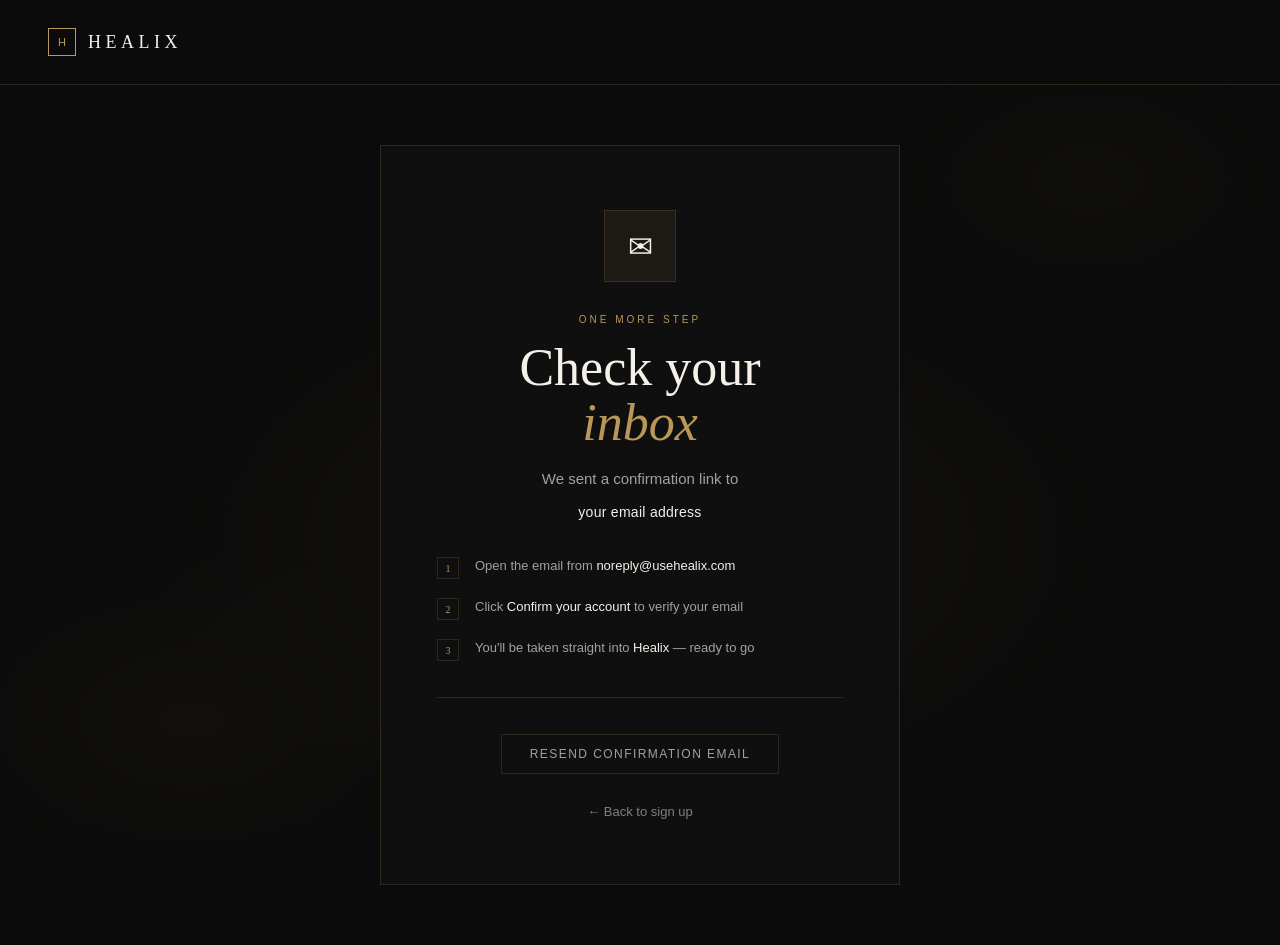
<file: confirm.html>
<!DOCTYPE html>
<html lang="en">
<head>
<meta charset="UTF-8">
<meta name="viewport" content="width=device-width, initial-scale=1.0">
<meta http-equiv="Content-Security-Policy" content="default-src 'self'; script-src 'self' 'unsafe-inline'; style-src 'self' 'unsafe-inline' https://fonts.googleapis.com; font-src https://fonts.gstatic.com; connect-src https://mfjfcfuwjbhqgqmtmhwe.supabase.co https://nuihvxluxdpdjgkvtdih.supabase.co http://127.0.0.1:54321; img-src 'self' data:; frame-ancestors 'none';">
<title>Healix — Check Your Email</title>
<meta name="robots" content="noindex, nofollow">
<meta name="theme-color" content="#B8975A">
<link href="https://fonts.googleapis.com/css2?family=Cormorant+Garamond:ital,wght@0,300;0,400;0,600;1,300;1,400&family=DM+Sans:opsz,wght@9..40,300;9..40,400;9..40,500&display=swap" rel="stylesheet">
<link rel="stylesheet" href="theme.css">
<style>
html, body { height: 100%; }
body {
  font-family: var(--B); background: var(--dark); color: var(--cream);
  min-height: 100vh; display: flex; flex-direction: column;
}

/* BG */
.bg {
  position: fixed; inset: 0; z-index: 0;
  background:
    radial-gradient(ellipse 60% 50% at 50% 60%, rgba(184,151,90,.07), transparent 65%),
    radial-gradient(ellipse 40% 35% at 15% 80%, rgba(184,151,90,.04), transparent 55%),
    radial-gradient(ellipse 35% 30% at 85% 20%, rgba(184,151,90,.03), transparent 50%);
}
.bg-lines {
  position: fixed; inset: 0; z-index: 0; opacity: .018;
  background:
    repeating-linear-gradient(0deg, transparent, transparent 79px, var(--gold) 80px),
    repeating-linear-gradient(90deg, transparent, transparent 79px, var(--gold) 80px);
}

/* NAV */
nav {
  position: relative; z-index: 10;
  display: flex; align-items: center; justify-content: space-between;
  padding: 28px 48px; border-bottom: 1px solid var(--gold-border);
}
.logo { display: flex; align-items: center; gap: 12px; text-decoration: none; }
.logo-mark { width: 28px; height: 28px; border: 1px solid var(--gold); display: grid; place-items: center; font-size: 11px; color: var(--gold); }
.logo-text { font-family: var(--F); font-size: 18px; font-weight: 300; letter-spacing: .25em; color: var(--cream); }

/* MAIN */
main {
  flex: 1; display: flex; align-items: center; justify-content: center;
  padding: 60px 24px; position: relative; z-index: 1;
}
.card {
  max-width: 520px; width: 100%;
  background: var(--dark-2); border: 1px solid var(--gold-border);
  padding: 64px 56px; text-align: center;
  animation: fadeUp .6s ease forwards;
}
@keyframes fadeUp { from { opacity:0; transform:translateY(20px); } to { opacity:1; transform:translateY(0); } }

.envelope {
  width: 72px; height: 72px; border: 1px solid var(--gold-border);
  display: grid; place-items: center; margin: 0 auto 32px;
  font-size: 30px; background: var(--gold-faint);
  animation: pulse 3s ease-in-out infinite;
}
@keyframes pulse {
  0%, 100% { box-shadow: 0 0 0 0 rgba(184,151,90,0); border-color: var(--gold-border); }
  50% { box-shadow: 0 0 0 8px rgba(184,151,90,0); border-color: rgba(184,151,90,.4); }
}

.card-eyebrow { font-size: 10px; letter-spacing: .3em; text-transform: uppercase; color: var(--gold); margin-bottom: 16px; }
.card-title { font-family: var(--F); font-size: clamp(32px, 5vw, 52px); font-weight: 300; line-height: 1.05; margin-bottom: 16px; }
.card-title em { font-style: italic; color: var(--gold); }
.card-body { font-size: 15px; color: var(--cream-dim); line-height: 1.75; margin-bottom: 12px; }
.card-email { font-size: 14px; color: var(--cream); font-weight: 500; margin-bottom: 36px; letter-spacing: .02em; }

.card-divider { height: 1px; background: var(--gold-border); margin: 36px 0; }

/* Steps */
.steps { text-align: left; display: flex; flex-direction: column; gap: 18px; margin-bottom: 36px; }
.step { display: flex; gap: 16px; align-items: flex-start; }
.step-num { width: 22px; height: 22px; border: 1px solid var(--gold-border); display: grid; place-items: center; font-size: 10px; color: var(--gold); flex-shrink: 0; font-family: var(--F); margin-top: 1px; }
.step-text { font-size: 13px; color: var(--cream-dim); line-height: 1.6; }
.step-text strong { color: var(--cream); font-weight: 500; }

/* Resend */
.resend-wrap { margin-bottom: 28px; }
.resend-btn {
  background: none; border: 1px solid var(--gold-border); color: var(--cream-dim);
  font-family: var(--B); font-size: 12px; letter-spacing: .12em; text-transform: uppercase;
  padding: 12px 28px; cursor: pointer; transition: border-color .2s, color .2s, background .2s;
}
.resend-btn:hover { border-color: var(--gold); color: var(--gold); background: var(--gold-faint); }
.resend-btn:disabled { opacity: .4; cursor: not-allowed; }
.resend-countdown { font-size: 11px; color: var(--muted); margin-top: 10px; }

.back-link { font-size: 13px; color: var(--muted); text-decoration: none; display: inline-flex; align-items: center; gap: 6px; transition: color .2s; }
.back-link:hover { color: var(--cream-dim); }

/* Alert */
.form-alert { padding: 12px 16px; border: 1px solid; font-size: 13px; line-height: 1.5; margin-bottom: 20px; display: none; text-align: left; }
.form-alert.show { display: block; }
.form-alert.success { border-color: var(--success-border); background: var(--success-bg); color: var(--up); }
.form-alert.error { border-color: var(--error-border); background: var(--error-bg); color: var(--error); }

@media (max-width: 600px) {
  nav { padding: 20px 24px; }
  .card { padding: 40px 28px; }
}
</style>
</head>
<body>

<div class="bg"></div>
<div class="bg-lines"></div>

<nav>
  <a href="index.html" class="logo">
    <div class="logo-mark">H</div>
    <span class="logo-text">HEALIX</span>
  </a>
</nav>

<main>
  <div class="card">
    <div class="envelope">✉</div>
    <div class="card-eyebrow">One more step</div>
    <h1 class="card-title">Check your<br><em>inbox</em></h1>
    <p class="card-body">We sent a confirmation link to</p>
    <p class="card-email" id="email-display">your email address</p>

    <div class="form-alert" id="form-alert"></div>

    <div class="steps">
      <div class="step">
        <div class="step-num">1</div>
        <div class="step-text">Open the email from <strong>noreply@usehealix.com</strong></div>
      </div>
      <div class="step">
        <div class="step-num">2</div>
        <div class="step-text">Click <strong>Confirm your account</strong> to verify your email</div>
      </div>
      <div class="step">
        <div class="step-num">3</div>
        <div class="step-text">You'll be taken straight into <strong>Healix</strong> — ready to go</div>
      </div>
    </div>

    <div class="card-divider"></div>

    <div class="resend-wrap">
      <button class="resend-btn" id="resend-btn" onclick="resendEmail()">Resend confirmation email</button>
      <div class="resend-countdown" id="resend-countdown"></div>
    </div>

    <a href="signup.html" class="back-link">← Back to sign up</a>
  </div>
</main>

<script src="config.js"></script>
<script>
// Show the email address they signed up with
var pendingEmail = localStorage.getItem('healix_pending_email');
if (pendingEmail) {
  document.getElementById('email-display').textContent = pendingEmail;
}

function showAlert(msg, type) {
  var el = document.getElementById('form-alert');
  el.textContent = msg;
  el.className = 'form-alert show ' + (type || 'error');
}

// Resend with cooldown
var resendCooldown = 0;
var cooldownInterval = null;

function resendEmail() {
  if (!pendingEmail) {
    showAlert('No email address found. Please sign up again.');
    return;
  }
  var btn = document.getElementById('resend-btn');
  btn.disabled = true;

  fetch(SUPABASE_URL + '/auth/v1/resend', {
    method: 'POST',
    headers: {
      'Content-Type': 'application/json',
      'apikey': SUPABASE_ANON_KEY,
      'Authorization': 'Bearer ' + SUPABASE_ANON_KEY
    },
    body: JSON.stringify({ type: 'signup', email: pendingEmail })
  }).then(function() {
    showAlert('Confirmation email resent! Check your inbox (and spam folder).', 'success');
    startCooldown(60);
  }).catch(function() {
    showAlert('Could not resend email. Please try again in a moment.');
    btn.disabled = false;
  });
}

function startCooldown(seconds) {
  resendCooldown = seconds;
  var countdown = document.getElementById('resend-countdown');
  if (cooldownInterval) clearInterval(cooldownInterval);
  cooldownInterval = setInterval(function() {
    resendCooldown--;
    if (resendCooldown <= 0) {
      clearInterval(cooldownInterval);
      document.getElementById('resend-btn').disabled = false;
      countdown.textContent = '';
    } else {
      countdown.textContent = 'You can resend in ' + resendCooldown + 's';
    }
  }, 1000);
}

// Handle the confirmation redirect from Supabase
// Two possible flows:
//   1. Implicit: #access_token=... in URL hash
//   2. PKCE:     ?code=... in URL query params (newer Supabase default)

function storeSessionAndRedirect(accessToken, refreshToken, expiresIn, user) {
  localStorage.setItem('healix_session', JSON.stringify({
    access_token: accessToken,
    refresh_token: refreshToken,
    expires_at: Date.now() + (expiresIn || 3600) * 1000,
    user: user || null
  }));
  localStorage.removeItem('healix_pending_email');
  // Clear tokens from URL to prevent exposure in browser history
  if (window.history && window.history.replaceState) {
    window.history.replaceState(null, '', window.location.pathname);
  }
  // Profile creation is handled by the onboarding wizard on the dashboard
  window.location.href = 'dashboard.html';
}

// Flow 1: Implicit — #access_token in hash
var hash = window.location.hash;
if (hash && hash.includes('access_token')) {
  var params = new URLSearchParams(hash.replace('#', '?'));
  var accessToken = params.get('access_token');
  var refreshToken = params.get('refresh_token');
  if (accessToken) {
    storeSessionAndRedirect(accessToken, refreshToken, 3600, null);
  }
}

// Flow 2: PKCE — ?code= in query params
var queryParams = new URLSearchParams(window.location.search);
var authCode = queryParams.get('code');
if (authCode) {
  fetch(SUPABASE_URL + '/auth/v1/token?grant_type=pkce', {
    method: 'POST',
    headers: {
      'Content-Type': 'application/json',
      'apikey': SUPABASE_ANON_KEY
    },
    body: JSON.stringify({ auth_code: authCode })
  }).then(function(r) { return r.json(); }).then(function(data) {
    if (data.access_token) {
      storeSessionAndRedirect(data.access_token, data.refresh_token, data.expires_in, data.user);
    } else {
      // PKCE exchange failed — try as authorization_code grant
      return fetch(SUPABASE_URL + '/auth/v1/token?grant_type=authorization_code', {
        method: 'POST',
        headers: {
          'Content-Type': 'application/json',
          'apikey': SUPABASE_ANON_KEY
        },
        body: JSON.stringify({ code: authCode })
      }).then(function(r) { return r.json(); }).then(function(data2) {
        if (data2.access_token) {
          storeSessionAndRedirect(data2.access_token, data2.refresh_token, data2.expires_in, data2.user);
        } else {
          showAlert('Email confirmed but auto-login failed. Please sign in manually.', 'error');
          console.error('PKCE exchange error:', data, data2);
        }
      });
    }
  }).catch(function(err) {
    showAlert('Email confirmed but auto-login failed. Please sign in manually.', 'error');
    console.error('PKCE fetch error:', err);
  });
}
</script>
</body>
</html>
</file>
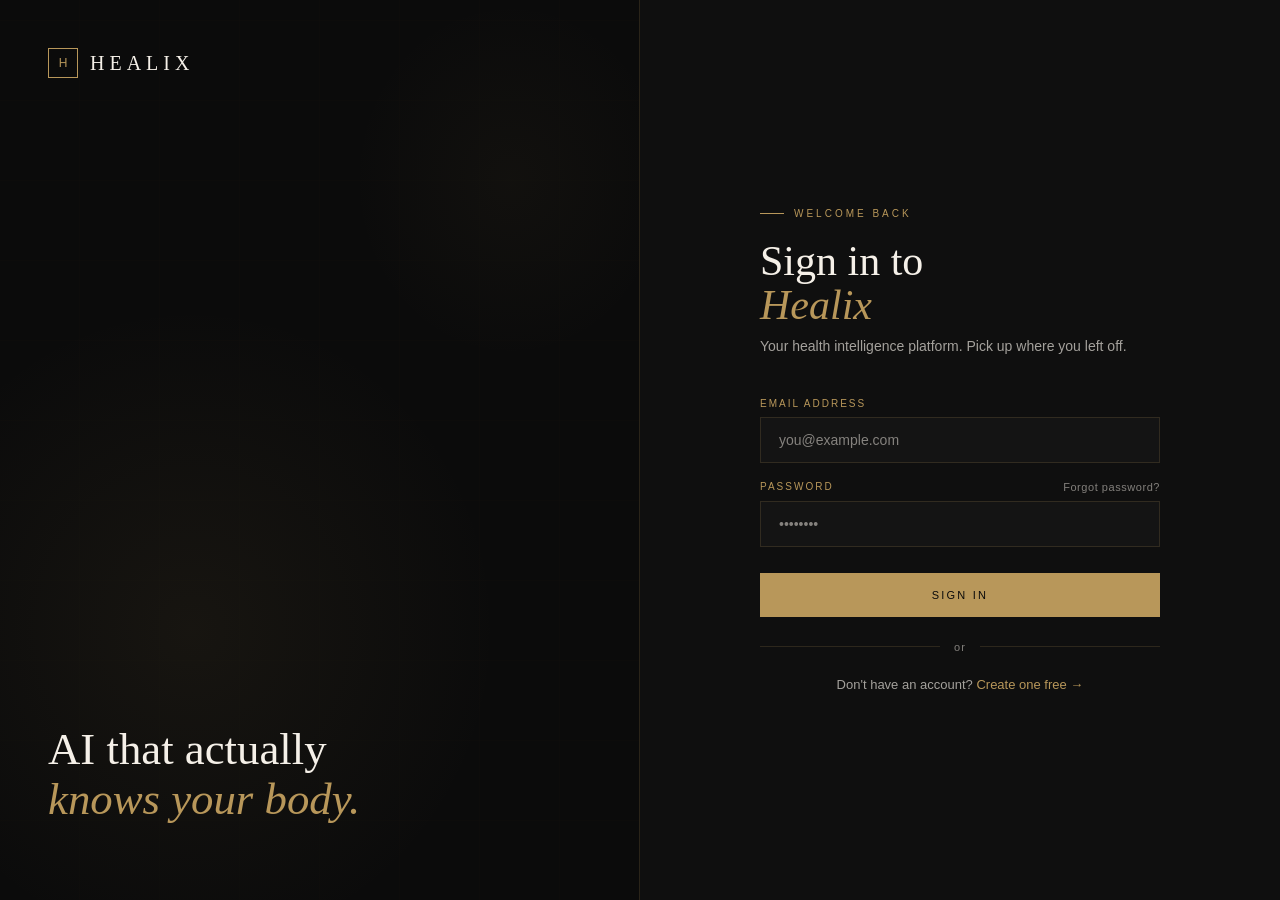
<file: dashboard.html>
<!DOCTYPE html>
<html lang="en">
<head>
<meta charset="UTF-8">
<meta name="viewport" content="width=device-width, initial-scale=1.0">
<meta http-equiv="Content-Security-Policy" content="default-src 'self'; script-src 'self' 'unsafe-inline'; style-src 'self' 'unsafe-inline' https://fonts.googleapis.com; font-src https://fonts.gstatic.com; connect-src https://mfjfcfuwjbhqgqmtmhwe.supabase.co https://nuihvxluxdpdjgkvtdih.supabase.co http://127.0.0.1:54321; img-src 'self' data:; frame-ancestors 'none';">
<title>Healix — Dashboard</title>
<meta name="robots" content="noindex, nofollow">
<meta name="theme-color" content="#B8975A">
<link href="https://fonts.googleapis.com/css2?family=Cormorant+Garamond:ital,wght@0,300;0,400;0,600;1,300;1,400&family=DM+Sans:opsz,wght@9..40,300;9..40,400;9..40,500;9..40,600;9..40,700&display=swap" rel="stylesheet">
<link rel="stylesheet" href="theme.css">
<link rel="stylesheet" href="dashboard.css?v=20260330a">
<link rel="stylesheet" href="chat-widget.css">
</head>
<body>

<!-- ── SIDEBAR ── -->
<aside class="sidebar" id="sidebar">
  <a href="index.html" class="sidebar-logo">
    <div class="logo-mark">H</div>
    <span class="logo-text">HEALIX</span>
  </a>

  <nav class="sidebar-nav">
    <div class="nav-section">
      <span class="nav-section-label">Overview</span>
      <button class="nav-item active" onclick="showPage('dashboard', this)">
        <span class="nav-icon">◈</span> Dashboard
      </button>
    </div>
    <div class="nav-section">
      <span class="nav-section-label">Health</span>
      <button class="nav-item" onclick="showPage('meals', this)">
        <span class="nav-icon">⊕</span> Intake
      </button>
      <button class="nav-item" onclick="showPage('sleep', this)">
        <span class="nav-icon">◑</span> Sleep
      </button>
      <button class="nav-item" onclick="showPage('bloodwork', this)">
        <span class="nav-icon">◐</span> Bloodwork
      </button>
      <button class="nav-item" onclick="showPage('documents', this)">
        <span class="nav-icon">◻</span> Documents
      </button>
      <button class="nav-item" onclick="showPage('strength', this)">
        <span class="nav-icon">◈</span> Fitness
      </button>
    </div>
    <div class="nav-section">
      <span class="nav-section-label">Tools</span>
      <a href="#" class="nav-item" onclick="event.preventDefault();if(isChatAllowed()){window.location.href='chat.html'}else{showUpgradeModal()}">
        <span class="nav-icon">◎</span> AI Chat
      </a>
    </div>
    <div class="nav-section" id="shared-with-me-section" style="display:none">
      <span class="nav-section-label">Shared with Me</span>
      <div id="shared-with-me-list"></div>
    </div>
    <div class="nav-section">
      <span class="nav-section-label">Account</span>
      <button class="nav-item" onclick="showPage('profile', this)">
        <span class="nav-icon">◯</span> Profile
      </button>
    </div>
  </nav>

  <div class="sidebar-bottom">
    <a href="profile" class="user-card" onclick="showPage('profile', null); return false;">
      <div class="user-avatar" id="sb-avatar">?</div>
      <div>
        <div class="user-name" id="sb-name">Loading...</div>
        <div class="user-plan">Beta · Premium</div>
      </div>
    </a>
    <button class="nav-item" onclick="logout()" style="margin-top:8px;color:var(--muted);font-size:13px;">
      <svg width="16" height="16" viewBox="0 0 24 24" fill="none" stroke="currentColor" stroke-width="2"><path d="M9 21H5a2 2 0 01-2-2V5a2 2 0 012-2h4"/><polyline points="16 17 21 12 16 7"/><line x1="21" y1="12" x2="9" y2="12"/></svg>
      Sign out
    </button>
  </div>
</aside>

<!-- ── MAIN ── -->
<div class="main">

  <!-- TOPBAR -->
  <div class="topbar">
    <div class="topbar-left">
      <button class="back-to-dashboard-btn" id="back-to-my-dashboard" onclick="switchToOwnView()" style="display:none">
        <svg width="14" height="14" viewBox="0 0 24 24" fill="none" stroke="currentColor" stroke-width="2"><polyline points="15 18 9 12 15 6"/></svg>
        Back to My Dashboard
      </button>
      <div class="topbar-title" id="page-title">Dashboard</div>
    </div>
    <div class="topbar-right">
    </div>
  </div>

  <!-- CONTENT -->
  <div class="content">

    <!-- ══ DASHBOARD PAGE ══ -->
    <div class="page active" id="page-dashboard">
      <div class="vitality-page">

        <!-- Sync banner (shown when all HealthKit metrics are stale) -->
        <div class="sync-banner" id="sync-banner">
          <div class="sync-banner-dot"></div>
          <div class="sync-banner-text" id="sync-banner-text">Healix app hasn't synced recently. Open the app to refresh your data.</div>
          <span class="sync-banner-cta">Open Healix</span>
        </div>

        <!-- Insight alert banner (severity=alert only) -->
        <div id="insight-alert-banner" style="display:none"></div>

        <!-- Hero: Vitality Age -->
        <div class="vitality-hero">
          <div class="vitality-hero-inner">
            <div class="vitality-eyebrow" id="va-eyebrow">YOUR VITALITY AGE</div>
            <div class="va-unlock-ring" id="va-unlock-ring" style="display:none">
              <svg viewBox="0 0 120 120" class="va-ring-svg">
                <circle cx="60" cy="60" r="54" stroke="rgba(184,151,90,0.12)" stroke-width="4" fill="none"/>
                <circle id="va-ring-fill" cx="60" cy="60" r="54" stroke="url(#vaRingGrad)" stroke-width="4" fill="none" stroke-dasharray="339.3" stroke-dashoffset="339.3" stroke-linecap="round" transform="rotate(-90 60 60)" style="transition:stroke-dashoffset 1.2s cubic-bezier(.4,0,.2,1)"/>
                <defs>
                  <linearGradient id="vaRingGrad" x1="0%" y1="0%" x2="100%" y2="0%">
                    <stop offset="0%" stop-color="#B8975A"/>
                    <stop offset="100%" stop-color="#F5D89A"/>
                  </linearGradient>
                </defs>
              </svg>
              <div class="va-ring-label" id="va-ring-label"></div>
            </div>
            <div class="vitality-age-wrap">
              <div class="vitality-age" id="va-age">—</div>
              <div class="vitality-age-context">
                <div class="vitality-real-age">Chronological age: <span id="va-real-age">—</span></div>
                <div class="vitality-delta" id="va-delta"></div>
                <div class="va-celebration-msg" id="va-celebration-msg" style="display:none"></div>
              </div>
            </div>
            <div class="vitality-date" id="va-date"></div>
            <button class="va-share-btn" id="va-share-btn" onclick="generateShareCard()" title="Share your score" style="display:none"><span class="va-share-icon">&#8599;</span> Share</button>
          </div>
          <div class="vitality-arc-wrap">
            <svg class="vitality-arc" viewBox="0 0 200 110" fill="none">
              <path d="M10,100 A90,90 0 0,1 190,100" stroke="rgba(184,151,90,0.12)" stroke-width="6" stroke-linecap="round"/>
              <path id="va-arc-fill" d="M10,100 A90,90 0 0,1 190,100" stroke="url(#vaGrad)" stroke-width="6" stroke-linecap="round" stroke-dasharray="283" stroke-dashoffset="283" style="transition:stroke-dashoffset 1.2s cubic-bezier(.4,0,.2,1)"/>
              <defs>
                <linearGradient id="vaGrad" x1="0%" y1="0%" x2="100%" y2="0%">
                  <stop offset="0%" stop-color="#B8975A"/>
                  <stop offset="100%" stop-color="#F5D89A"/>
                </linearGradient>
              </defs>
            </svg>
          </div>
        </div>

        <!-- Vitality Age data confidence line -->
        <div class="vitality-confidence" id="va-confidence"></div>

        <!-- How this works -->
        <div style="text-align:center;margin-top:8px">
          <button id="va-explainer-toggle" onclick="toggleVaExplainer()" style="background:none;border:none;color:var(--cream-dim);font-family:var(--B);font-size:11px;letter-spacing:.1em;cursor:pointer;padding:4px 8px;transition:color .2s">How this works ▴</button>
        </div>
        <div id="va-explainer" style="display:block;margin-top:8px">
          <div class="card" style="padding:20px 24px;font-size:13px;color:var(--cream);line-height:1.7">
            <div style="font-family:var(--F);font-size:18px;font-weight:300;color:var(--cream);margin-bottom:10px">What is Vitality Age?</div>
            <p style="margin-bottom:12px">Your Vitality Age estimates your biological age based on real health data. A Vitality Age lower than your actual age means your body is performing younger than average for your age group.</p>
            <div style="font-size:10px;letter-spacing:.15em;text-transform:uppercase;color:var(--gold);margin-bottom:8px">What goes into the score</div>
            <div style="display:flex;flex-direction:column;gap:6px;margin-bottom:12px">
              <div style="display:flex;justify-content:space-between"><span>Blood Work</span><span style="color:var(--gold)">35%</span></div>
              <div style="display:flex;justify-content:space-between"><span>VO2 Max</span><span style="color:var(--gold)">20%</span></div>
              <div style="display:flex;justify-content:space-between"><span>Blood Pressure</span><span style="color:var(--gold)">15%</span></div>
              <div style="display:flex;justify-content:space-between"><span>Resting Heart Rate</span><span style="color:var(--gold)">15%</span></div>
              <div style="display:flex;justify-content:space-between"><span>Strength</span><span style="color:var(--gold)">15%</span></div>
            </div>
            <p style="margin-bottom:0;font-size:12px;color:var(--cream-dim)">When a metric is missing, its weight is redistributed across the others. The more data you connect, the more accurate your score becomes.</p>
          </div>
        </div>


        <!-- Vitality Age Timeline -->
        <div class="va-timeline" id="va-timeline" style="display:none">
          <div class="va-timeline-header">
            <div class="va-timeline-label">Your Vitality Age Over Time</div>
            <div class="va-timeline-range" id="va-tl-range"></div>
          </div>
          <div id="va-tl-chart"></div>
        </div>

        <!-- Boss insight (proactive AI) -->
        <div id="boss-insight-card" style="display:none"></div>

        <!-- Driver cards: 5-column row -->
        <div id="va-drivers">
          <div class="vitality-drivers">
            <div class="driver-card" id="drv-heart" onclick="showPage('dashboard',null)">
              <div class="driver-icon">◇</div>
              <div class="driver-label" onclick="event.stopPropagation();toggleDriverExplainer('heart')">Heart Rate <span style="font-size:9px;color:var(--muted)">ⓘ</span></div>
              <div class="driver-explainer" id="drv-heart-explainer" style="display:none"></div>
              <div class="driver-val" id="drv-heart-val">—</div>
              <div class="driver-bar-track"><div class="driver-bar-fill" id="drv-heart-bar"></div></div>
              <div class="driver-status" id="drv-heart-status"></div>
              <div class="driver-freshness" id="drv-heart-freshness"></div>
              <div class="driver-pct" id="drv-heart-pct" style="display:none"></div>
              <a class="chat-ask driver-chat-ask" id="drv-heart-chat" style="display:none"><span class="chat-ask-arrow">→</span> Ask Healix</a>
            </div>
            <div class="driver-card" id="drv-bp" onclick="showPage('profile',null)">
              <div class="driver-icon">◉</div>
              <div class="driver-label" onclick="event.stopPropagation();toggleDriverExplainer('bp')">Blood Pressure <span style="font-size:9px;color:var(--muted)">ⓘ</span></div>
              <div class="driver-explainer" id="drv-bp-explainer" style="display:none"></div>
              <div class="driver-val" id="drv-bp-val">—</div>
              <div class="driver-bar-track"><div class="driver-bar-fill" id="drv-bp-bar"></div></div>
              <div class="driver-status" id="drv-bp-status"></div>
              <div class="driver-freshness" id="drv-bp-freshness"></div>
              <div class="driver-pct" id="drv-bp-pct" style="display:none"></div>
              <a class="chat-ask driver-chat-ask" id="drv-bp-chat" style="display:none"><span class="chat-ask-arrow">→</span> Ask Healix</a>
            </div>
            <div class="driver-card" id="drv-strength" onclick="showPage('strength',null)">
              <div class="driver-icon">◈</div>
              <div class="driver-label" onclick="event.stopPropagation();toggleDriverExplainer('strength')">Strength <span style="font-size:9px;color:var(--muted)">ⓘ</span></div>
              <div class="driver-explainer" id="drv-strength-explainer" style="display:none"></div>
              <div class="driver-val" id="drv-strength-val">—</div>
              <div class="driver-bar-track"><div class="driver-bar-fill" id="drv-strength-bar"></div></div>
              <div class="driver-status" id="drv-strength-status"></div>
              <div class="driver-freshness" id="drv-strength-freshness"></div>
              <div class="driver-pct" id="drv-strength-pct" style="display:none"></div>
              <a class="chat-ask driver-chat-ask" id="drv-strength-chat" style="display:none"><span class="chat-ask-arrow">→</span> Ask Healix</a>
            </div>
            <div class="driver-card" id="drv-aerobic" onclick="showPage('strength','vo2max')">
              <div class="driver-icon">◎</div>
              <div class="driver-label" onclick="event.stopPropagation();toggleDriverExplainer('aerobic')">VO2 Max <span style="font-size:9px;color:var(--muted)">ⓘ</span></div>
              <div class="driver-explainer" id="drv-aerobic-explainer" style="display:none"></div>
              <div class="driver-val" id="drv-aerobic-val">—</div>
              <div class="driver-bar-track"><div class="driver-bar-fill" id="drv-aerobic-bar"></div></div>
              <div class="driver-status" id="drv-aerobic-status"></div>
              <div class="driver-freshness" id="drv-aerobic-freshness"></div>
              <div class="driver-pct" id="drv-aerobic-pct" style="display:none"></div>
              <a class="chat-ask driver-chat-ask" id="drv-aerobic-chat" style="display:none"><span class="chat-ask-arrow">→</span> Ask Healix</a>
            </div>
            <div class="driver-card" id="drv-bloodwork" onclick="showPage('bloodwork',null)">
              <div class="driver-icon">◐</div>
              <div class="driver-label" onclick="event.stopPropagation();toggleDriverExplainer('bloodwork')">Blood Work <span style="font-size:9px;color:var(--muted)">ⓘ</span></div>
              <div class="driver-explainer" id="drv-bloodwork-explainer" style="display:none"></div>
              <div class="driver-val" id="drv-bloodwork-val">—</div>
              <div class="driver-bar-track"><div class="driver-bar-fill" id="drv-bloodwork-bar"></div></div>
              <div class="driver-status" id="drv-bloodwork-status"></div>
              <div class="driver-freshness" id="drv-bloodwork-freshness"></div>
              <div class="driver-pct" id="drv-bloodwork-pct" style="display:none"></div>
              <a class="chat-ask driver-chat-ask" id="drv-bloodwork-chat" style="display:none"><span class="chat-ask-arrow">→</span> Ask Healix</a>
            </div>
          </div>
        </div>

        <!-- Activity cards (informational — do not affect Vitality Age) -->
        <div id="activity-cards-section" style="display:none">
          <div style="font-size:9px;letter-spacing:.25em;text-transform:uppercase;color:var(--gold);margin-bottom:10px;margin-top:24px">Activity</div>
          <div class="vitality-drivers" id="activity-cards-grid">
            <div class="driver-card" id="drv-weight" onclick="openModal('weight-modal')">
              <div class="driver-icon">◉</div>
              <div class="driver-label">Weight</div>
              <div class="driver-val" id="drv-weight-val">—</div>
              <div class="driver-bar-track"><div class="driver-bar-fill" id="drv-weight-bar"></div></div>
              <div class="driver-status" id="drv-weight-status"></div>
              <div class="driver-freshness" id="drv-weight-freshness"></div>
              <div class="driver-pct" id="drv-weight-pct" style="display:none"></div>
              <a class="chat-ask driver-chat-ask" id="drv-weight-chat" style="display:none"><span class="chat-ask-arrow">→</span> Ask Healix</a>
            </div>
            <div class="driver-card" id="drv-steps">
              <div class="driver-icon">◆</div>
              <div class="driver-label">Steps</div>
              <div class="driver-val" id="drv-steps-val">—</div>
              <div class="driver-bar-track"><div class="driver-bar-fill" id="drv-steps-bar"></div></div>
              <div class="driver-status" id="drv-steps-status"></div>
              <div class="driver-freshness" id="drv-steps-freshness"></div>
              <div class="driver-pct" id="drv-steps-pct" style="display:none"></div>
              <a class="chat-ask driver-chat-ask" id="drv-steps-chat" style="display:none"><span class="chat-ask-arrow">→</span> Ask Healix</a>
            </div>
            <div class="driver-card" id="drv-exercise">
              <div class="driver-icon">◆</div>
              <div class="driver-label">Exercise</div>
              <div class="driver-val" id="drv-exercise-val">—</div>
              <div class="driver-bar-track"><div class="driver-bar-fill" id="drv-exercise-bar"></div></div>
              <div class="driver-status" id="drv-exercise-status"></div>
              <div class="driver-freshness" id="drv-exercise-freshness"></div>
              <div class="driver-pct" id="drv-exercise-pct" style="display:none"></div>
              <a class="chat-ask driver-chat-ask" id="drv-exercise-chat" style="display:none"><span class="chat-ask-arrow">→</span> Ask Healix</a>
            </div>
            <div class="driver-card" id="drv-energy">
              <div class="driver-icon">◆</div>
              <div class="driver-label">Active Energy</div>
              <div class="driver-val" id="drv-energy-val">—</div>
              <div class="driver-bar-track"><div class="driver-bar-fill" id="drv-energy-bar"></div></div>
              <div class="driver-status" id="drv-energy-status"></div>
              <div class="driver-freshness" id="drv-energy-freshness"></div>
              <div class="driver-pct" id="drv-energy-pct" style="display:none"></div>
              <a class="chat-ask driver-chat-ask" id="drv-energy-chat" style="display:none"><span class="chat-ask-arrow">→</span> Ask Healix</a>
            </div>
            <div class="driver-card" id="drv-respiratory">
              <div class="driver-icon">◆</div>
              <div class="driver-label">Respiratory Rate</div>
              <div class="driver-val" id="drv-respiratory-val">—</div>
              <div class="driver-bar-track"><div class="driver-bar-fill" id="drv-respiratory-bar"></div></div>
              <div class="driver-status" id="drv-respiratory-status"></div>
              <div class="driver-freshness" id="drv-respiratory-freshness"></div>
              <div class="driver-pct" id="drv-respiratory-pct" style="display:none"></div>
              <a class="chat-ask driver-chat-ask" id="drv-respiratory-chat" style="display:none"><span class="chat-ask-arrow">→</span> Ask Healix</a>
            </div>
            <div class="driver-card" id="drv-distance">
              <div class="driver-icon">◆</div>
              <div class="driver-label">Walking Distance</div>
              <div class="driver-val" id="drv-distance-val">—</div>
              <div class="driver-bar-track"><div class="driver-bar-fill" id="drv-distance-bar"></div></div>
              <div class="driver-status" id="drv-distance-status"></div>
              <div class="driver-freshness" id="drv-distance-freshness"></div>
              <div class="driver-pct" id="drv-distance-pct" style="display:none"></div>
              <a class="chat-ask driver-chat-ask" id="drv-distance-chat" style="display:none"><span class="chat-ask-arrow">→</span> Ask Healix</a>
            </div>
          </div>
        </div>

        <!-- Insight feed ("What's Happening") -->
        <div id="insight-feed-section" style="display:none">
          <div class="insight-feed-header">
            <div class="insight-feed-title">What's Happening</div>
            <div class="insight-feed-nav" id="insight-feed-nav" style="display:none">
              <button class="insight-nav-btn" id="insight-prev" onclick="pageInsights(-1)">&#8249;</button>
              <span class="insight-nav-dots" id="insight-dots"></span>
              <button class="insight-nav-btn" id="insight-next" onclick="pageInsights(1)">&#8250;</button>
            </div>
          </div>
          <div id="insight-feed-list"></div>
        </div>

        <!-- Onboarding checklist -->
        <div id="onboarding-checklist" style="display:none"></div>

        <!-- Milestones timeline -->
        <div id="milestones-section" style="display:none"></div>

        <!-- Weekly health summary -->
        <div id="health-summary-section" style="display:none">
          <div style="font-size:9px;letter-spacing:.25em;text-transform:uppercase;color:var(--gold);margin-bottom:10px">Weekly Snapshot</div>
          <div class="card" id="health-summary-card">
            <div id="health-summary-content" style="font-size:13px;color:var(--cream-dim);line-height:1.7"></div>
          </div>
        </div>

        <!-- Weekly insights -->
        <div id="weekly-insights-section" style="display:none">
          <div style="font-size:9px;letter-spacing:.25em;text-transform:uppercase;color:var(--gold);margin-bottom:10px">This Week's Insights</div>
          <div id="weekly-insights-list"></div>
        </div>

        <!-- Chat prompt -->
        <div class="vitality-chat-card" onclick="HealixChat.openWithQuestion('What\'s driving my vitality age today?')">
          <div class="vitality-chat-left">
            <div class="vitality-chat-label">ASK HEALIX</div>
            <div class="vitality-chat-title">What's <em>driving</em> my vitality age today?</div>
            <div class="vitality-chat-suggestions">
              <span class="vcs" onclick="event.stopPropagation();HealixChat.openWithQuestion('Why has my sleep been off?')">Why has my sleep been off?</span>
              <span class="vcs" onclick="event.stopPropagation();HealixChat.openWithQuestion('How close am I to my protein goal?')">How close am I to my protein goal?</span>
              <span class="vcs" onclick="event.stopPropagation();HealixChat.openWithQuestion('What should I focus on this week?')">What should I focus on this week?</span>
            </div>
          </div>
          <div class="vitality-chat-arrow">→</div>
        </div>

      </div>
    </div>

    <!-- ══ MEALS PAGE ══ -->
    <div class="page" id="page-meals">

      <div class="section-intro" id="intro-meals">
        <button class="section-intro-dismiss" onclick="dismissIntro('meals')">&times;</button>
        Track what you eat to see macro and micronutrient breakdowns. Log meals by describing them in plain text — AI analyzes the nutrition automatically. Consistent logging powers your weekly nutrition insights.
      </div>

      <!-- Top bar: view toggle + date nav -->
      <div style="display:flex;align-items:center;justify-content:space-between;margin-bottom:20px;gap:16px">
        <div style="display:flex;gap:6px">
          <button class="tf-btn active" id="meals-view-day" onclick="setMealsView('day',this)">Day</button>
          <button class="tf-btn" id="meals-view-week" onclick="setMealsView('week',this)">Week</button>
          <button class="tf-btn" id="meals-view-month" onclick="setMealsView('month',this)">Month</button>
        </div>
        <div class="date-nav" id="meals-date-nav" style="margin-bottom:0;flex:1;justify-content:flex-end">
          <div class="date-nav-arrows">
            <button class="date-nav-btn" onclick="stepDate('meals', -1)">←</button>
            <button class="date-nav-btn" onclick="stepDate('meals', 1)" id="meals-next-btn">→</button>
          </div>
          <div class="date-nav-label" id="meals-date-label"><em>Today</em></div>
          <button class="date-nav-today active" id="meals-today-btn" onclick="goToday('meals')">Today</button>
        </div>
      </div>

      <!-- Macro rings (shown in all views) -->
      <div class="macro-rings-wrap" id="macro-rings-wrap">
        <div class="macro-rings-cal-header">
          <div class="macro-rings-cal" id="mp-cal">—</div>
          <div class="macro-rings-cal-label" id="mp-cal-sub">kcal</div>
        </div>
        <div class="macro-rings-row">
          <div class="macro-ring-cell">
            <div class="macro-ring-svg-wrap">
              <svg viewBox="0 0 120 120">
                <defs><linearGradient id="ringProtGrad" x1="0%" y1="0%" x2="100%" y2="100%"><stop offset="0%" stop-color="#6fcf8a"/><stop offset="100%" stop-color="#4fb86a"/></linearGradient></defs>
                <circle cx="60" cy="60" r="50" class="macro-ring-track" style="stroke:rgba(111,207,138,.12)"/>
                <circle cx="60" cy="60" r="50" id="ring-prot" class="macro-ring-fill" stroke="url(#ringProtGrad)" stroke-width="7" stroke-dasharray="314.2" stroke-dashoffset="314.2" transform="rotate(-90 60 60)"/>
              </svg>
              <div class="macro-ring-center">
                <div class="macro-ring-val" id="mp-protein">—<span>g</span></div>
              </div>
            </div>
            <div class="macro-ring-name">Protein</div>
            <div class="macro-ring-target" id="mp-prot-sub">of 150g goal</div>
          </div>
          <div class="macro-ring-cell">
            <div class="macro-ring-svg-wrap">
              <svg viewBox="0 0 120 120">
                <defs><linearGradient id="ringCarbGrad" x1="0%" y1="0%" x2="100%" y2="100%"><stop offset="0%" stop-color="#D4B483"/><stop offset="100%" stop-color="#B8975A"/></linearGradient></defs>
                <circle cx="60" cy="60" r="50" class="macro-ring-track" style="stroke:rgba(184,151,90,.12)"/>
                <circle cx="60" cy="60" r="50" id="ring-carbs" class="macro-ring-fill" stroke="url(#ringCarbGrad)" stroke-width="7" stroke-dasharray="314.2" stroke-dashoffset="314.2" transform="rotate(-90 60 60)"/>
              </svg>
              <div class="macro-ring-center">
                <div class="macro-ring-val" id="mp-carbs">—<span>g</span></div>
              </div>
            </div>
            <div class="macro-ring-name">Carbs</div>
            <div class="macro-ring-target" id="mp-carb-sub">today</div>
          </div>
          <div class="macro-ring-cell">
            <div class="macro-ring-svg-wrap">
              <svg viewBox="0 0 120 120">
                <defs><linearGradient id="ringFatGrad" x1="0%" y1="0%" x2="100%" y2="100%"><stop offset="0%" stop-color="#e0a070"/><stop offset="100%" stop-color="#d08050"/></linearGradient></defs>
                <circle cx="60" cy="60" r="50" class="macro-ring-track" style="stroke:rgba(224,160,112,.12)"/>
                <circle cx="60" cy="60" r="50" id="ring-fat" class="macro-ring-fill" stroke="url(#ringFatGrad)" stroke-width="7" stroke-dasharray="314.2" stroke-dashoffset="314.2" transform="rotate(-90 60 60)"/>
              </svg>
              <div class="macro-ring-center">
                <div class="macro-ring-val" id="mp-fat">—<span>g</span></div>
              </div>
            </div>
            <div class="macro-ring-name">Fat</div>
            <div class="macro-ring-target" id="mp-fat-sub">today</div>
          </div>
        </div>
      </div>

      <!-- Macro progress bars (day view only) -->
      <div id="meals-day-view">
        <div class="meals-log" id="meals-list">
          <div class="empty-state" style="padding:40px"><div class="empty-state-icon">🍽</div><div class="empty-state-text">No intake logged yet.</div></div>
        </div>
        <button class="add-meal-btn" onclick="setMealDateTimeDefault(); openModal('meal-modal')" style="margin-top:12px">+ Log Intake</button>

        <!-- Supplements section -->
        <div id="supplements-section" style="margin-top:20px">
          <div class="card">
            <div style="display:flex;align-items:center;justify-content:space-between;margin-bottom:4px">
              <div class="card-label" style="margin-bottom:0">My Supplements</div>
              <button onclick="openModal('supplement-modal')" style="font-size:11px;color:var(--gold);cursor:pointer;background:none;border:none;font-family:var(--B);letter-spacing:.05em">+ ADD</button>
            </div>
            <div id="supplements-stack" style="margin-top:12px">
              <div style="font-size:12px;color:var(--muted)">No supplements added yet.</div>
            </div>
            <div id="supplements-suggestions" style="display:none;margin-top:12px;border-top:1px solid var(--gold-border);padding-top:12px">
              <div style="font-size:10px;color:var(--muted);letter-spacing:.1em;text-transform:uppercase;margin-bottom:8px">Detected from your intake</div>
              <div id="supp-suggestions-list"></div>
            </div>
          </div>
        </div>

        <!-- Micronutrients panel -->
        <div id="meals-micro-panel" style="margin-top:24px;display:none">
          <div class="card">
            <div style="display:flex;align-items:center;justify-content:space-between;margin-bottom:4px">
              <div class="card-label" style="margin-bottom:0">Micronutrients</div>
              <div style="font-size:10px;color:var(--muted)">% of daily RDA</div>
            </div>
            <div id="meals-micro-content" style="margin-top:8px"></div>
          </div>
        </div>

        <!-- Vitamin functions reference -->
        <div style="margin-top:16px">
          <div class="card">
            <div class="card-label" style="margin-bottom:12px">What Nutrients Support</div>
            <div id="vitamin-functions-grid" class="nutrient-grid">
              <div class="nutrient-grid-cell">
                <div class="nutrient-grid-cell-title">Eyes & Vision</div>
                <div class="nutrient-grid-cell-body">Vitamin A, Zinc, Omega-3, Vitamin E, Lutein</div>
              </div>
              <div class="nutrient-grid-cell">
                <div class="nutrient-grid-cell-title">Bones & Joints</div>
                <div class="nutrient-grid-cell-body">Calcium, Vitamin D, Vitamin K, Magnesium, Phosphorus</div>
              </div>
              <div class="nutrient-grid-cell">
                <div class="nutrient-grid-cell-title">Brain & Focus</div>
                <div class="nutrient-grid-cell-body">Omega-3, B12, Iron, Magnesium, Choline</div>
              </div>
              <div class="nutrient-grid-cell">
                <div class="nutrient-grid-cell-title">Immune System</div>
                <div class="nutrient-grid-cell-body">Vitamin C, Vitamin D, Zinc, Selenium, Iron</div>
              </div>
              <div class="nutrient-grid-cell">
                <div class="nutrient-grid-cell-title">Energy & Metabolism</div>
                <div class="nutrient-grid-cell-body">B1, B2, B3, B6, Iron, Magnesium</div>
              </div>
              <div class="nutrient-grid-cell">
                <div class="nutrient-grid-cell-title">Heart & Blood</div>
                <div class="nutrient-grid-cell-body">Omega-3, Potassium, Magnesium, Folate, Iron</div>
              </div>
              <div class="nutrient-grid-cell">
                <div class="nutrient-grid-cell-title">Skin & Hair</div>
                <div class="nutrient-grid-cell-body">Vitamin A, Vitamin C, Vitamin E, Biotin, Zinc</div>
              </div>
              <div class="nutrient-grid-cell">
                <div class="nutrient-grid-cell-title">Muscle Recovery</div>
                <div class="nutrient-grid-cell-body">Magnesium, Potassium, Vitamin D, Calcium, Leucine</div>
              </div>
            </div>
          </div>
        </div>
      </div>

      <!-- Aggregate view (week / month) -->
      <div id="meals-aggregate-view" style="display:none">

        <!-- Daily calorie trend chart -->
        <div class="card" style="margin-bottom:16px">
          <div class="card-label" style="margin-bottom:16px">Daily Calories <span id="agg-period-label" style="color:var(--muted);font-weight:400"></span></div>
          <div id="agg-cal-chart" style="display:flex;align-items:flex-end;gap:4px;height:80px"></div>
          <div id="agg-cal-dates" style="display:flex;justify-content:space-between;margin-top:6px"></div>
        </div>

        <!-- Avg macro summary -->
        <div style="display:grid;grid-template-columns:repeat(4,1fr);gap:12px;margin-bottom:16px">
          <div class="card" style="text-align:center">
            <div style="font-size:9px;letter-spacing:.15em;text-transform:uppercase;color:var(--gold);margin-bottom:8px">Avg Cal/Day</div>
            <div id="agg-cal" style="font-family:var(--F);font-size:32px;font-weight:300">—</div>
          </div>
          <div class="card" style="text-align:center">
            <div style="font-size:9px;letter-spacing:.15em;text-transform:uppercase;color:var(--gold);margin-bottom:8px">Avg Protein</div>
            <div id="agg-protein" style="font-family:var(--F);font-size:32px;font-weight:300">—</div>
          </div>
          <div class="card" style="text-align:center">
            <div style="font-size:9px;letter-spacing:.15em;text-transform:uppercase;color:var(--gold);margin-bottom:8px">Avg Carbs</div>
            <div id="agg-carbs" style="font-family:var(--F);font-size:32px;font-weight:300">—</div>
          </div>
          <div class="card" style="text-align:center">
            <div style="font-size:9px;letter-spacing:.15em;text-transform:uppercase;color:var(--gold);margin-bottom:8px">Avg Fat</div>
            <div id="agg-fat" style="font-family:var(--F);font-size:32px;font-weight:300">—</div>
          </div>
        </div>

        <!-- Per-day breakdown table -->
        <div class="card" style="padding:0;overflow:hidden">
          <div style="padding:16px 20px;border-bottom:1px solid var(--gold-border)">
            <div style="font-size:9px;letter-spacing:.15em;text-transform:uppercase;color:var(--gold)">Daily Breakdown</div>
          </div>
          <div id="agg-daily-breakdown" style="padding:0 20px"></div>
        </div>

        <!-- Aggregate micronutrients panel -->
        <div id="agg-micro-panel" style="margin-top:16px;display:none">
          <div class="card">
            <div style="display:flex;align-items:center;justify-content:space-between;margin-bottom:4px">
              <div class="card-label" style="margin-bottom:0">Micronutrients</div>
              <div style="font-size:10px;color:var(--muted)">avg % of daily RDA</div>
            </div>
            <div id="agg-micro-content" style="margin-top:8px"></div>
          </div>
        </div>
      </div>

    </div>

    <!-- ══ SLEEP PAGE ══ -->
    <div class="page" id="page-sleep">
      <div class="section-intro" id="intro-sleep">
        <button class="section-intro-dismiss" onclick="dismissIntro('sleep')">&times;</button>
        Sleep data syncs automatically from Apple Watch via the Healix app. Healix groups raw samples into sessions and breaks down your deep, REM, core, and awake stages. Just wear your watch to bed.
      </div>
      <div style="display:flex;align-items:center;justify-content:space-between;margin-bottom:28px">
        <div>
          <div style="font-size:9px;letter-spacing:.25em;text-transform:uppercase;color:var(--gold);margin-bottom:6px">Rest & Recovery</div>
          <div style="font-family:var(--F);font-size:28px;font-weight:300">Your <em style="font-style:italic;color:var(--gold)">Sleep</em></div>
        </div>
        <div class="tf-group">
          <button class="tf-btn active" onclick="setSleepRange(14, this)">2 Weeks</button>
          <button class="tf-btn" onclick="setSleepRange(30, this)">30 Days</button>
          <button class="tf-btn" onclick="setSleepRange(90, this)">90 Days</button>
        </div>
      </div>

      <!-- Sleep score cards -->
      <div class="sleep-scores" id="sleep-scores">
        <div class="card">
          <div class="card-label">Last Night</div>
          <div class="stat-item-val" id="slp-last" style="font-family:var(--F);font-size:36px;font-weight:300">—</div>
          <div class="stat-item-delta delta-neutral" id="slp-last-sub">hours</div>
        </div>
        <div class="card">
          <div class="card-label">Average</div>
          <div class="stat-item-val" id="slp-avg" style="font-family:var(--F);font-size:36px;font-weight:300">—</div>
          <div class="stat-item-delta delta-neutral" id="slp-avg-sub">hours/night</div>
        </div>
        <div class="card">
          <div class="card-label" onclick="event.stopPropagation();toggleSleepDebtExplainer()" style="cursor:pointer">Sleep Debt <span style="font-size:9px;color:var(--muted)">ⓘ</span></div>
          <div id="sleep-debt-explainer" class="driver-explainer" style="display:none">Cumulative hours below the 8-hour target over the past week. A debt of 3+ hours is linked to impaired focus, higher cortisol, and slower recovery.</div>
          <div class="stat-item-val" id="slp-debt" style="font-family:var(--F);font-size:36px;font-weight:300">—</div>
          <div class="stat-item-delta delta-neutral" id="slp-debt-sub">hours this week</div>
        </div>
        <div class="card">
          <div class="card-label">Sleep Score</div>
          <div class="stat-item-val" id="slp-score" style="font-family:var(--F);font-size:36px;font-weight:300">—</div>
          <div class="stat-item-delta delta-neutral" id="slp-score-sub">out of 100</div>
        </div>
        <div class="card" id="slp-hrv-card" style="display:none">
          <div class="card-label">HRV</div>
          <div class="stat-item-val" id="slp-hrv" style="font-family:var(--F);font-size:36px;font-weight:300">—</div>
          <div class="stat-item-delta delta-neutral" id="slp-hrv-sub">ms SDNN</div>
        </div>
      </div>

      <!-- Stage breakdown over time -->
      <div class="card" style="margin-top:16px">
        <div class="card-label" style="margin-bottom:16px">Sleep Stages Over Time</div>
        <div id="sleep-stage-chart" style="min-height:160px"></div>
        <div class="sleep-stage-legend" id="sleep-stage-legend">
          <span class="sleep-legend-item"><span class="sleep-legend-dot" style="background:var(--sleep-deep)"></span> Deep</span>
          <span class="sleep-legend-item"><span class="sleep-legend-dot" style="background:var(--sleep-rem)"></span> REM</span>
          <span class="sleep-legend-item"><span class="sleep-legend-dot" style="background:var(--sleep-core)"></span> Core</span>
          <span class="sleep-legend-item"><span class="sleep-legend-dot" style="background:rgba(245,240,232,0.15)"></span> Awake</span>
        </div>
      </div>

      <!-- Calendar view -->
      <div class="card" style="margin-top:16px">
        <div class="card-label" style="margin-bottom:16px">Sleep Calendar</div>
        <div class="sleep-calendar" id="sleep-calendar"></div>
      </div>

      <!-- Chat CTA -->
      <div id="sleep-chat-cta" style="display:none;margin-top:20px">
        <div class="vitality-chat-card" onclick="HealixChat.openWithQuestion('How can I improve my sleep?')">
          <div class="vitality-chat-left">
            <div class="vitality-chat-label">ASK HEALIX</div>
            <div class="vitality-chat-title">How can I <em>improve my sleep</em>?</div>
            <div class="vitality-chat-suggestions">
              <span class="vcs" onclick="event.stopPropagation();HealixChat.openWithQuestion('Why is my deep sleep low?')">Why is my deep sleep low?</span>
              <span class="vcs" onclick="event.stopPropagation();HealixChat.openWithQuestion('What\'s causing my sleep debt?')">What's causing my sleep debt?</span>
            </div>
          </div>
          <div class="vitality-chat-arrow">→</div>
        </div>
      </div>

      <!-- Empty state -->
      <div id="sleep-empty" style="display:none">
        <div class="empty-state" style="padding:60px">
          <div class="empty-state-icon">🌙</div>
          <div class="empty-state-text">No sleep data yet.<br>Connect the Healix app to sync your sleep from Apple Watch.</div>
        </div>
      </div>
    </div>

    <!-- ══ BLOODWORK PAGE ══ -->
    <div class="page" id="page-bloodwork">
      <div style="display:flex;align-items:center;justify-content:space-between;margin-bottom:28px">
        <div>
          <div style="font-size:9px;letter-spacing:.25em;text-transform:uppercase;color:var(--gold);margin-bottom:6px">Lab Results</div>
          <div style="font-family:var(--F);font-size:28px;font-weight:300">Your <em style="font-style:italic;color:var(--gold)">Bloodwork</em></div>
        </div>
        <div style="display:flex;align-items:center;gap:12px">
          <select class="modal-input" id="bw-date-select" onchange="onBloodworkDateChange()" aria-label="Select test date" style="width:auto;padding:8px 14px;font-size:12px;cursor:pointer"></select>
          <button class="share-btn" id="bw-share-btn" onclick="shareBloodwork()" style="display:none">Share Report</button>
          <button class="upload-btn" onclick="document.getElementById('doc-input-full').click()">+ Upload Labs</button>
        </div>
      </div>
      <div class="section-intro" id="intro-bloodwork">
        <button class="section-intro-dismiss" onclick="dismissIntro('bloodwork')">&times;</button>
        Upload a PDF of your lab results and Healix extracts biomarkers automatically. Blood work is the highest-weighted component of your Vitality Age (35%). Re-upload after each lab visit to track trends.
      </div>
      <div id="bw-summary" style="margin-bottom:20px"></div>
      <div id="bw-collection-grid" style="display:none"></div>
      <div id="bw-biomarkers">
        <div class="empty-state" style="padding:60px">
          <div class="empty-state-icon">🧬</div>
          <div class="empty-state-text">No bloodwork uploaded yet.<br>Upload lab results to see your biomarkers here.</div>
          <button class="upload-btn" onclick="document.getElementById('doc-input-full').click()" style="margin:16px auto 0;display:flex">+ Upload Lab Results</button>
        </div>
      </div>
      <div id="bw-chat-cta" style="display:none;margin-top:24px">
        <div class="vitality-chat-card" onclick="HealixChat.openWithQuestion('What do my lab results mean?')">
          <div class="vitality-chat-left">
            <div class="vitality-chat-label">ASK HEALIX</div>
            <div class="vitality-chat-title">What do my <em>lab results</em> mean?</div>
            <div class="vitality-chat-suggestions">
              <span class="vcs" onclick="event.stopPropagation();HealixChat.openWithQuestion('Are any of my biomarkers concerning?')">Are any of my biomarkers concerning?</span>
              <span class="vcs" onclick="event.stopPropagation();HealixChat.openWithQuestion('How can I improve my cholesterol?')">How can I improve my cholesterol?</span>
            </div>
          </div>
          <div class="vitality-chat-arrow">→</div>
        </div>
      </div>
    </div>

    <!-- ══ DOCUMENTS PAGE ══ -->
    <div class="page" id="page-documents">
      <div class="docs-header">
        <div>
          <div style="font-size:9px;letter-spacing:.25em;text-transform:uppercase;color:var(--gold);margin-bottom:6px">Health Records</div>
          <div style="font-family:var(--F);font-size:28px;font-weight:300">Your <em style="font-style:italic;color:var(--gold)">Documents</em></div>
        </div>
        <button class="upload-btn" onclick="document.getElementById('doc-input-full').click()">
          + Upload Document
        </button>
        <input type="file" id="doc-input-full" accept=".pdf,.jpg,.jpeg,.png" style="display:none" multiple onchange="handleDocUpload(this)">
      </div>
      <div class="doc-upload-zone" style="margin-bottom:24px" onclick="document.getElementById('doc-input-full').click()">
        <div class="doc-upload-icon">📎</div>
        <div class="doc-upload-text">Drop bloodwork, lab results, X-rays, prescriptions, or any medical document</div>
        <div class="doc-upload-hint">PDF, JPG, PNG · <span>browse files</span></div>
      </div>
      <div class="docs-grid" id="docs-grid">
        <div class="empty-state" style="grid-column:span 3;padding:40px">
          <div class="empty-state-icon">📄</div>
          <div class="empty-state-text">No documents uploaded yet.<br>Upload bloodwork or lab results for AI analysis.</div>
        </div>
      </div>
    </div>

    <!-- ══ PROFILE PAGE ══ -->
    <div class="page" id="page-profile">
      <div class="profile-grid">

        <!-- Personal Info -->
        <div class="card">
          <div class="profile-section-title">Personal <em>Info</em></div>
          <div class="modal-field">
            <label class="modal-label">Full Name <span class="required-star">*</span></label>
            <input class="modal-input" id="p-name" type="text" placeholder="Your name">
          </div>
          <div class="modal-row">
            <div class="modal-field">
              <label class="modal-label">Height <span class="required-star">*</span></label>
              <div style="display:flex;gap:6px;align-items:center">
                <input class="modal-input" id="p-height" type="text" placeholder='e.g. 5&apos;11"' style="flex:1">
                <div class="unit-toggle" id="height-unit-toggle" role="group">
                  <button class="unit-btn active" data-unit="imperial" onclick="toggleHeightUnit('imperial')">ft/in</button>
                  <button class="unit-btn" data-unit="metric" onclick="toggleHeightUnit('metric')">cm</button>
                </div>
              </div>
            </div>
            <div class="modal-field">
              <label class="modal-label">Weight <span class="required-star">*</span></label>
              <div style="display:flex;gap:6px;align-items:center">
                <input class="modal-input" id="p-weight" type="text" placeholder="lbs" style="flex:1">
                <div class="unit-toggle" id="weight-unit-toggle" role="group">
                  <button class="unit-btn active" data-unit="lbs" onclick="toggleWeightUnit('lbs')">lbs</button>
                  <button class="unit-btn" data-unit="kg" onclick="toggleWeightUnit('kg')">kg</button>
                </div>
              </div>
            </div>
          </div>
          <div class="modal-row">
            <div class="modal-field">
              <label class="modal-label">Date of Birth <span class="required-star">*</span></label>
              <input class="modal-input" id="p-dob" type="date">
            </div>
            <div class="modal-field">
              <label class="modal-label">Biological Sex <span class="required-star">*</span></label>
              <select class="modal-input" id="p-sex" style="cursor:pointer">
                <option value="">Select</option>
                <option value="male">Male</option>
                <option value="female">Female</option>
                <option value="other">Other</option>
                <option value="prefer-not-to-say">Prefer not to say</option>
              </select>
            </div>
          </div>
          <div class="modal-field">
            <label class="modal-label">Health Goals</label>
            <div class="goal-pills" id="p-goals"></div>
          </div>
          <div id="profile-errors" style="display:none;color:var(--down);font-family:var(--B);font-size:13px;padding:10px 14px;border:1px solid var(--error-border);background:var(--error-bg);border-radius:8px;margin-top:8px"></div>
          <button class="save-btn" onclick="saveProfile()">Save Changes</button>
        </div>

        <!-- Body & Vitals -->
        <div class="card">
          <div class="profile-section-title">Body & <em>Vitals</em></div>
          <div class="modal-row">
            <div class="modal-field">
              <label class="modal-label">Blood Pressure</label>
              <div style="display:flex;gap:6px;align-items:center">
                <input class="modal-input" id="p-systolic" type="number" placeholder="Systolic" style="flex:1">
                <span style="color:var(--muted);font-size:13px">/</span>
                <input class="modal-input" id="p-diastolic" type="number" placeholder="Diastolic" style="flex:1">
                <span style="color:var(--muted);font-size:11px">mmHg</span>
              </div>
            </div>
            <div class="modal-field">
              <label class="modal-label">Target Weight</label>
              <div style="display:flex;gap:6px;align-items:center">
                <input class="modal-input" id="p-target-weight" type="number" placeholder="lbs" style="flex:1">
                <span style="color:var(--muted);font-size:11px">lbs</span>
              </div>
            </div>
          </div>
          <div class="modal-row">
            <div class="modal-field">
              <label class="modal-label">Body Fat %</label>
              <input class="modal-input" id="p-bodyfat" type="number" placeholder="e.g. 18" step="0.1">
            </div>
            <div class="modal-field">
              <label class="modal-label">Lean Body Mass</label>
              <div style="display:flex;gap:6px;align-items:center">
                <input class="modal-input" id="p-lbm" type="number" placeholder="lbs" style="flex:1">
                <span style="color:var(--muted);font-size:11px">lbs</span>
              </div>
            </div>
          </div>
          <div class="modal-row">
            <div class="modal-field">
              <label class="modal-label">Waist Circumference</label>
              <div style="display:flex;gap:6px;align-items:center">
                <input class="modal-input" id="p-waist" type="number" placeholder="inches" style="flex:1">
                <span style="color:var(--muted);font-size:11px">in</span>
              </div>
            </div>
            <div class="modal-field">
              <label class="modal-label">BMI</label>
              <input class="modal-input" id="p-bmi" type="text" readonly style="color:var(--muted);cursor:default" placeholder="Calculated from height & weight">
            </div>
          </div>
          <div class="modal-row">
            <div class="modal-field">
              <label class="modal-label">Fitness Level</label>
              <select class="modal-input" id="p-fitness-level" style="cursor:pointer">
                <option value="">Select</option>
                <option value="beginner">Beginner</option>
                <option value="intermediate">Intermediate</option>
                <option value="advanced">Advanced</option>
                <option value="athlete">Athlete</option>
              </select>
            </div>
            <div class="modal-field">
              <label class="modal-label">Activity Level</label>
              <select class="modal-input" id="p-activity-level" style="cursor:pointer">
                <option value="">Select</option>
                <option value="sedentary">Sedentary</option>
                <option value="lightly_active">Lightly Active</option>
                <option value="moderately_active">Moderately Active</option>
                <option value="very_active">Very Active</option>
                <option value="extremely_active">Extremely Active</option>
              </select>
            </div>
          </div>
          <div class="modal-field">
            <label class="modal-label">Goal Description</label>
            <input class="modal-input" id="p-goal-desc" type="text" placeholder="e.g. Run a sub-20 5K by June">
          </div>
          <button class="save-btn" onclick="saveBodyVitals()">Save Body & Vitals</button>
        </div>

        <!-- Weight History -->
        <div class="card">
          <div class="profile-section-title" style="display:flex;align-items:center;justify-content:space-between">
            Weight <em>History</em>
            <button class="weight-log-btn" style="width:auto;margin-top:0;padding:8px 14px;font-size:9px" onclick="openModal('weight-modal')">+ Log</button>
          </div>
          <div class="mini-chart" id="profile-weight-chart" style="height:60px;margin-bottom:16px">
            <div class="mini-bar" style="height:50%"></div>
            <div class="mini-bar" style="height:55%"></div>
            <div class="mini-bar" style="height:52%"></div>
            <div class="mini-bar" style="height:48%"></div>
            <div class="mini-bar" style="height:54%"></div>
            <div class="mini-bar" style="height:56%"></div>
            <div class="mini-bar today" style="height:53%"></div>
          </div>
          <div class="weight-history" id="weight-history-list">
            <div class="empty-state"><div class="empty-state-text">No weight entries yet.<br>Log your weight to track trends over time.</div></div>
          </div>
        </div>

        <!-- Health Conditions -->
        <div class="card">
          <div class="profile-section-title">Health <em>Conditions</em></div>
          <p style="font-size:12px;color:var(--muted);margin-bottom:14px;line-height:1.5">Select any conditions you have. This helps Healix tailor advice.</p>
          <div style="display:flex;flex-wrap:wrap;gap:8px;margin-bottom:14px" id="condition-presets"></div>
          <div style="display:flex;gap:8px;margin-bottom:10px">
            <input class="modal-input" id="custom-condition" type="text" placeholder="Add other condition" style="flex:1">
            <button class="save-btn" style="width:auto;padding:8px 14px;margin:0" onclick="addCustomTag('custom-condition','custom-condition-tags','condition')">Add</button>
          </div>
          <div style="display:flex;flex-wrap:wrap;gap:6px" id="custom-condition-tags"></div>
          <button class="save-btn" onclick="saveMedicalProfile()" style="margin-top:16px">Save Conditions</button>
        </div>

        <!-- Allergies & Dietary Restrictions -->
        <div class="card">
          <div class="profile-section-title">Allergies & <em>Diet</em></div>
          <p style="font-size:12px;color:var(--muted);margin-bottom:14px;line-height:1.5">Select any allergies or dietary restrictions.</p>
          <div style="display:flex;flex-wrap:wrap;gap:8px;margin-bottom:14px" id="allergy-presets"></div>
          <div style="display:flex;gap:8px;margin-bottom:10px">
            <input class="modal-input" id="custom-allergy" type="text" placeholder="Add other allergy or restriction" style="flex:1">
            <button class="save-btn" style="width:auto;padding:8px 14px;margin:0" onclick="addCustomTag('custom-allergy','custom-allergy-tags','allergy')">Add</button>
          </div>
          <div style="display:flex;flex-wrap:wrap;gap:6px" id="custom-allergy-tags"></div>
          <button class="save-btn" onclick="saveMedicalProfile()" style="margin-top:16px">Save Allergies</button>
        </div>

        <!-- Subscription -->
        <div class="card" id="subscription-card">
          <div class="profile-section-title">Subscription <em>Plan</em></div>
          <div id="subscription-card-content">
            <!-- Populated by renderSubscriptionCard() -->
          </div>
        </div>

        <!-- Dashboard Sharing -->
        <div class="card span-2">
          <div class="profile-section-title">Dashboard <em>Sharing</em></div>
          <p style="font-size:12px;color:var(--cream-dim);margin-bottom:16px;line-height:1.6">Give coaches or practitioners a live, read-only view of your dashboard. They must have a Healix account. You can revoke access at any time.</p>

          <div style="display:flex;gap:8px;align-items:flex-end;margin-bottom:8px">
            <div style="flex:1">
              <label class="modal-label">Email address</label>
              <input class="modal-input" id="share-email-input" type="email" placeholder="coach@example.com" onkeydown="if(event.key==='Enter')grantShareAccess()">
            </div>
            <button class="save-btn" style="width:auto;padding:13px 24px;margin:0;flex-shrink:0" onclick="grantShareAccess()">Grant Access</button>
          </div>
          <div id="share-alert" style="display:none;font-size:11px;margin-bottom:16px;padding:0 2px"></div>

          <div id="share-people" style="display:flex;flex-direction:column;gap:8px"></div>
        </div>

        <!-- Family Medical History -->
        <div class="card span-2">
          <div class="profile-section-title">Family Medical <em>History</em></div>
          <p style="font-size:13px;color:var(--cream-dim);margin-bottom:20px;line-height:1.6">This helps Healix personalise your insights. Select family members with a history of each condition.</p>
          <div class="family-history-form" id="fh-form">
            <!-- Populated by JS -->
          </div>
          <button class="save-btn" onclick="saveFamilyHistory()" style="margin-top:16px">Save Family History</button>
        </div>

      </div>
    </div>

    <!-- ══ STRENGTH LOG PAGE ══ -->
    <div class="page" id="page-strength">
      <div class="section-intro" id="intro-strength">
        <button class="section-intro-dismiss" onclick="dismissIntro('strength')">&times;</button>
        Test yourself across 5 fitness domains — upper push, upper pull, lower body, core, and carry/grip. Complete all 5 for a confirmed fitness score that feeds into your Vitality Age. Each test compares you to published norms for your age and sex.
      </div>
      <div style="display:flex;align-items:center;justify-content:space-between;margin-bottom:28px">
        <div>
          <div style="font-size:9px;letter-spacing:.25em;text-transform:uppercase;color:var(--gold);margin-bottom:6px">Benchmarks &amp; Percentiles</div>
          <div style="font-family:var(--F);font-size:28px;font-weight:300">Fitness <em style="font-style:italic;color:var(--gold)">Assessment</em></div>
        </div>
        <button class="upload-btn" onclick="openLogTestModal()">+ Log a Test</button>
      </div>
      <div id="fitness-categories"></div>
    </div>

<!-- ── FITNESS TEST MODAL ── -->
<div class="modal-overlay" id="fitness-modal" onclick="closeModalOutside(event,'fitness-modal')">
  <div class="modal" style="position:relative">
    <button class="modal-close" onclick="closeModal('fitness-modal')">✕</button>
    <div class="modal-title">Log a <em>Test</em></div>
    <div class="modal-sub" id="ft-modal-sub">Record a benchmark result. Be consistent — same time of day, rested state.</div>
    <div class="modal-field">
      <label class="modal-label">Test</label>
      <select class="modal-input" id="ft-test" onchange="onFitnessTestChange()" style="cursor:pointer">
        <optgroup label="Strength — go to failure">
          <option value="bench_1rm">Bench Press</option>
          <option value="squat_1rm">Squat</option>
          <option value="deadlift_1rm">Deadlift</option>
          <option value="pushup">Push-ups</option>
          <option value="pullup">Pull-ups</option>
        </optgroup>
        <optgroup label="Cardio">
          <option value="mile_time">Mile Time</option>
          <option value="vo2max">VO2 Max</option>
          <option value="walk_6min">6-Minute Walk</option>
        </optgroup>
        <optgroup label="Functional">
          <option value="grip_strength">Grip Strength</option>
          <option value="dead_hang">Dead Hang</option>
          <option value="farmers_walk">Farmer's Walk</option>
          <option value="plank">Plank</option>
          <option value="chair_stand">30-sec Chair Stand</option>
          <option value="balance">Single-leg Balance</option>
        </optgroup>
        <optgroup label="Flexibility">
          <option value="toe_touch">Toe Touch</option>
          <option value="shoulder_reach">Shoulder Reach</option>
        </optgroup>
      </select>
    </div>
    <div id="vo2-calculator" style="display:none;margin-bottom:14px">
      <!-- Method picker -->
      <div style="display:flex;gap:8px;margin-bottom:14px">
        <button type="button" id="vo2-pick-rockport" class="vo2-method-btn vo2-method-active" onclick="selectVO2Method('rockport')" style="flex:1;padding:12px 10px;border:1px solid var(--gold-border);border-radius:10px;background:var(--gold-faint);color:var(--cream);cursor:pointer;text-align:left;font-family:var(--B)">
          <div style="font-size:13px;font-weight:600">Rockport 1-Mile Walk</div>
          <div style="font-size:11px;color:var(--muted);margin-top:3px">Best for most people</div>
        </button>
        <button type="button" id="vo2-pick-cooper" class="vo2-method-btn" onclick="selectVO2Method('cooper')" style="flex:1;padding:12px 10px;border:1px solid var(--gold-border);border-radius:10px;background:transparent;color:var(--cream);cursor:pointer;text-align:left;font-family:var(--B)">
          <div style="font-size:13px;font-weight:600">Cooper 12-Min Run</div>
          <div style="font-size:11px;color:var(--muted);margin-top:3px">Best for fitter runners</div>
        </button>
      </div>
      <!-- Rockport calculator -->
      <div id="vo2-rockport" style="background:var(--dark-2);border:1px solid var(--gold-border);border-radius:10px;padding:16px">
        <div style="font-size:12px;color:var(--muted);line-height:1.6;margin-bottom:12px">
          <div style="font-weight:600;color:var(--cream-dim);margin-bottom:6px">How to do it</div>
          1. Find a flat 1-mile route — 4 laps on a standard track works best<br>
          2. Warm up for 5 minutes with light walking<br>
          3. Walk the mile as fast as you can without breaking into a jog<br>
          4. Start a timer when you begin and stop it when you finish<br>
          5. Immediately check your heart rate at the finish line — count your pulse for 15 seconds and multiply by 4<br>
          6. Enter your results below
          <div style="margin-top:8px;font-size:11px;color:var(--muted);font-style:italic">Tip: Wear a heart rate monitor for a more accurate finish HR. Convert your time to decimal minutes (e.g. 14 min 30 sec = 14.5).</div>
        </div>
        <div style="display:flex;gap:8px;flex-wrap:wrap;margin-bottom:8px">
          <div style="flex:1;min-width:100px">
            <label style="font-size:11px;color:var(--muted)">Weight (lbs)</label>
            <input class="modal-input" id="vo2-weight" type="number" placeholder="160" step="any" oninput="calcVO2()">
          </div>
          <div style="flex:1;min-width:80px">
            <label style="font-size:11px;color:var(--muted)">Age</label>
            <input class="modal-input" id="vo2-age" type="number" placeholder="30" oninput="calcVO2()">
          </div>
          <div style="flex:1;min-width:80px">
            <label style="font-size:11px;color:var(--muted)">Sex</label>
            <select class="modal-input" id="vo2-sex" onchange="calcVO2()" style="cursor:pointer">
              <option value="1">Male</option>
              <option value="0">Female</option>
            </select>
          </div>
        </div>
        <div style="display:flex;gap:8px;flex-wrap:wrap;margin-bottom:10px">
          <div style="flex:1;min-width:100px">
            <label style="font-size:11px;color:var(--muted)">Walk time (min)</label>
            <input class="modal-input" id="vo2-time" type="number" placeholder="14.5" step="any" oninput="calcVO2()">
          </div>
          <div style="flex:1;min-width:100px">
            <label style="font-size:11px;color:var(--muted)">Finish HR (bpm)</label>
            <input class="modal-input" id="vo2-hr" type="number" placeholder="140" oninput="calcVO2()">
          </div>
        </div>
        <div id="vo2-result" style="font-size:14px;color:var(--gold);font-weight:600"></div>
      </div>
      <!-- Cooper calculator -->
      <div id="vo2-cooper" style="display:none;background:var(--dark-2);border:1px solid var(--gold-border);border-radius:10px;padding:16px">
        <div style="font-size:12px;color:var(--muted);line-height:1.6;margin-bottom:12px">
          <div style="font-weight:600;color:var(--cream-dim);margin-bottom:6px">How to do it</div>
          1. Go to a standard track (each lap = 400m) or use a GPS watch on a flat route<br>
          2. Warm up for 5-10 minutes with light jogging<br>
          3. Set a timer for exactly 12 minutes<br>
          4. Run as far as you can — pace yourself so you can sustain effort the full 12 minutes<br>
          5. When the timer goes off, stop and note your total distance<br>
          6. Count your laps and any partial distance — e.g. 6 laps = 2400m
          <div style="margin-top:8px;font-size:11px;color:var(--muted);font-style:italic">Tip: Most people start too fast. A steady pace where you're breathing hard but not sprinting will give you the best result.</div>
        </div>
        <div style="display:flex;gap:8px;flex-wrap:wrap;margin-bottom:10px">
          <div style="flex:2;min-width:140px">
            <label style="font-size:11px;color:var(--muted)">Distance covered</label>
            <input class="modal-input" id="vo2-cooper-dist" type="number" placeholder="e.g. 2400" step="any" oninput="calcVO2Cooper()">
          </div>
          <div style="flex:1;min-width:100px">
            <label style="font-size:11px;color:var(--muted)">Unit</label>
            <select class="modal-input" id="vo2-cooper-unit" onchange="calcVO2Cooper()" style="cursor:pointer">
              <option value="metres">metres</option>
              <option value="miles">miles</option>
            </select>
          </div>
        </div>
        <div id="vo2-cooper-result" style="font-size:14px;color:var(--gold);font-weight:600"></div>
      </div>
    </div>
    <div id="ft-scale-fields" style="display:none">
      <label class="modal-label" id="ft-scale-label">How would you rate yourself?</label>
      <div class="option-group" id="ft-scale-group">
        <button type="button" class="opt-btn" data-value="1" onclick="selectOptionBtn('ft-scale-group',this)">1 — Poor</button>
        <button type="button" class="opt-btn" data-value="2" onclick="selectOptionBtn('ft-scale-group',this)">2 — Limited</button>
        <button type="button" class="opt-btn" data-value="3" onclick="selectOptionBtn('ft-scale-group',this)">3 — Average</button>
        <button type="button" class="opt-btn" data-value="4" onclick="selectOptionBtn('ft-scale-group',this)">4 — Good</button>
        <button type="button" class="opt-btn" data-value="5" onclick="selectOptionBtn('ft-scale-group',this)">5 — Excellent</button>
      </div>
    </div>
    <div id="ft-fw-weight-fields" style="display:none;margin-bottom:14px">
      <label class="modal-label">Weight per Hand</label>
      <div style="display:flex;gap:8px;align-items:center;margin-bottom:6px">
        <input class="modal-input" id="ft-fw-weight" type="number" placeholder="e.g. 75" step="5" style="flex:2">
        <select class="modal-input" id="ft-fw-wunit" style="flex:1;cursor:pointer">
          <option value="lbs">lbs</option>
          <option value="kg">kg</option>
        </select>
      </div>
      <div id="ft-fw-target" style="font-size:11px;color:var(--gold)"></div>
    </div>
    <div class="modal-row" id="ft-value-row">
      <div class="modal-field" style="flex:2">
        <label class="modal-label" id="ft-val-label">Value</label>
        <input class="modal-input" id="ft-value" type="number" placeholder="e.g. 185" step="any">
      </div>
      <div class="modal-field" style="flex:1">
        <label class="modal-label">Unit</label>
        <div class="modal-input" id="ft-unit-display" style="display:flex;align-items:center;color:var(--muted);font-size:13px">lbs</div>
      </div>
    </div>
    <div id="ft-amrap-fields" style="display:none">
      <label class="modal-label" id="ft-amrap-label">Weight used & reps completed to failure</label>
      <div class="modal-row">
        <div class="modal-field">
          <input class="modal-input" id="ft-amrap-weight" type="number" placeholder="e.g. 185" step="2.5">
          <div style="font-size:10px;color:var(--muted);margin-top:4px" id="ft-amrap-wunit">lbs</div>
        </div>
        <div class="modal-field" style="flex:0.6">
          <input class="modal-input" id="ft-amrap-reps" type="number" placeholder="reps" min="1" max="30">
          <div style="font-size:10px;color:var(--muted);margin-top:4px">reps to failure</div>
        </div>
        <div class="modal-field" style="flex:1">
          <select class="modal-input" id="ft-amrap-unit" style="cursor:pointer">
            <option value="lbs">lbs</option>
            <option value="kg">kg</option>
          </select>
        </div>
      </div>
      <div style="font-size:11px;color:var(--gold);margin-top:-4px;margin-bottom:12px" id="ft-amrap-1rm-preview"></div>
    </div>
    <div id="ft-time-fields" style="display:none">
      <label class="modal-label">Time (min : sec)</label>
      <div class="modal-row">
        <input class="modal-input" id="ft-mins" type="number" placeholder="8" min="0" style="flex:1">
        <div style="display:flex;align-items:center;color:var(--muted);padding:0 4px">:</div>
        <input class="modal-input" id="ft-secs" type="number" placeholder="24" min="0" max="59" style="flex:1">
      </div>
    </div>
    <div class="modal-field">
      <label class="modal-label">Date</label>
      <input class="modal-input" id="ft-date" type="date">
    </div>
    <div class="modal-field">
      <label class="modal-label">Notes (optional)</label>
      <input class="modal-input" id="ft-notes" type="text" placeholder="e.g. rested, tested at gym">
    </div>
    <div class="modal-actions">
      <button class="modal-btn-secondary" onclick="closeModal('fitness-modal')">Cancel</button>
      <button class="modal-btn-primary" onclick="saveFitnessTest()">Save Result</button>
    </div>
  </div>
</div>

<!-- ── MEAL MODAL ── -->
<div class="modal-overlay" id="meal-modal" onclick="closeModalOutside(event, 'meal-modal')">
  <div class="modal" style="position:relative">
    <button class="modal-close" onclick="closeModal('meal-modal')">✕</button>
    <div class="modal-title">Log an <em>Intake</em></div>
    <div class="modal-sub">Describe what you consumed — or snap a photo and let AI handle the rest.</div>

    <!-- Photo section -->
    <div id="ml-photo-section" style="margin-bottom:16px">
      <input type="file" id="ml-photo-input" accept="image/*" capture="environment" style="display:none" onchange="handleIntakePhoto(this)">
      <button onclick="document.getElementById('ml-photo-input').click()" id="ml-photo-zone" class="intake-photo-zone">
        <svg width="20" height="20" viewBox="0 0 24 24" fill="none" stroke="currentColor" stroke-width="1.5"><path d="M23 19a2 2 0 01-2 2H3a2 2 0 01-2-2V8a2 2 0 012-2h4l2-3h6l2 3h4a2 2 0 012 2z"/><circle cx="12" cy="13" r="4"/></svg>
        Take or Upload Photo
      </button>
      <div id="ml-photo-preview" class="intake-photo-preview" style="display:none">
        <img id="ml-photo-img" style="width:100%;max-height:160px;object-fit:cover;border:1px solid var(--gold-border)">
        <button onclick="clearIntakePhoto()" style="position:absolute;top:6px;right:6px;background:var(--dark);border:1px solid var(--gold-border);color:var(--cream);width:24px;height:24px;cursor:pointer;font-size:14px;display:flex;align-items:center;justify-content:center">✕</button>
      </div>
      <div id="ml-photo-status" style="font-size:12px;color:var(--muted);margin-top:6px;display:none"></div>
      <div id="ml-detected-panel" class="intake-detected-panel" style="display:none">
        <div style="font-size:10px;color:var(--gold);letter-spacing:.15em;text-transform:uppercase;margin-bottom:8px">Detected Items</div>
        <div id="ml-detected-items"></div>
        <button type="button" onclick="confirmDetectedItems()" class="modal-btn-primary" style="margin-top:10px;width:100%;font-size:12px;padding:8px">Use These Results</button>
      </div>
    </div>

    <div class="modal-field">
      <label class="modal-label">Description</label>
      <input class="modal-input" id="ml-name" type="text" placeholder="e.g. Two eggs and coffee, vitamin D 2000 IU, protein shake...">
    </div>
    <div class="modal-row">
      <div class="modal-field">
        <label class="modal-label">Type</label>
        <select class="modal-input" id="ml-type" style="cursor:pointer">
          <option value="cooked">Cooked</option>
          <option value="ate out">Ate Out</option>
        </select>
      </div>
      <div class="modal-field">
        <label class="modal-label">Date & Time</label>
        <input class="modal-input" id="ml-datetime" type="datetime-local">
      </div>
    </div>
    <button type="button" id="ml-nutrition-toggle" onclick="toggleMealNutrition()" style="background:none;border:1px solid var(--gold-border);color:var(--gold);cursor:pointer;font-family:var(--B);font-size:12px;letter-spacing:.05em;padding:8px 14px;margin-top:4px;transition:border-color .2s;display:flex;align-items:center;gap:6px">
      <span id="ml-nutrition-arrow" style="font-size:10px;transition:transform .2s;display:inline-block">▶</span> Add Nutrition Info
    </button>
    <div id="ml-nutrition-fields" style="display:none">
      <div class="modal-row" style="margin-top:12px">
        <div class="modal-field">
          <label class="modal-label">Calories</label>
          <input class="modal-input" id="ml-cals" type="number" placeholder="kcal">
        </div>
      </div>
      <div class="modal-row">
        <div class="modal-field">
          <label class="modal-label">Protein (g)</label>
          <input class="modal-input" id="ml-protein" type="number" placeholder="g">
        </div>
        <div class="modal-field">
          <label class="modal-label">Carbs (g)</label>
          <input class="modal-input" id="ml-carbs" type="number" placeholder="g">
        </div>
        <div class="modal-field">
          <label class="modal-label">Fat (g)</label>
          <input class="modal-input" id="ml-fat" type="number" placeholder="g">
        </div>
      </div>
      <!-- Vitamins sub-toggle -->
      <button type="button" class="intake-micro-toggle" onclick="toggleIntakeVitamins()">
        <span id="ml-vitamins-arrow" style="font-size:10px;transition:transform .2s;display:inline-block">▶</span> Vitamins
      </button>
      <div id="ml-vitamins-grid" class="intake-micro-grid" style="display:none"></div>
      <!-- Minerals sub-toggle -->
      <button type="button" class="intake-micro-toggle" onclick="toggleIntakeMinerals()">
        <span id="ml-minerals-arrow" style="font-size:10px;transition:transform .2s;display:inline-block">▶</span> Minerals
      </button>
      <div id="ml-minerals-grid" class="intake-micro-grid" style="display:none"></div>
    </div>
    <div id="ml-status" style="font-size:12px;color:var(--muted);margin-top:8px;display:none"></div>
    <div class="modal-actions">
      <button class="modal-btn-secondary" onclick="closeModal('meal-modal')">Cancel</button>
      <button class="modal-btn-primary" id="ml-save-btn" onclick="saveMeal()">Log Intake</button>
    </div>
  </div>
</div>

<!-- ── SUPPLEMENT MODAL ── -->
<div class="modal-overlay" id="supplement-modal" onclick="closeModalOutside(event, 'supplement-modal')">
  <div class="modal" style="position:relative">
    <button class="modal-close" onclick="closeModal('supplement-modal')">✕</button>
    <div class="modal-title">Add a <em>Supplement</em></div>
    <div class="modal-sub">Take a photo of the label or type the name manually.</div>
    <div id="supp-photo-section" style="margin-bottom:16px">
      <input type="file" id="supp-photo-input" accept="image/*" capture="environment" style="display:none" onchange="handleSupplementPhoto(this)">
      <button onclick="document.getElementById('supp-photo-input').click()" style="width:100%;padding:20px;background:var(--dark-3);border:1px dashed var(--gold-border);color:var(--gold);cursor:pointer;font-family:var(--B);font-size:13px;letter-spacing:.05em;display:flex;align-items:center;justify-content:center;gap:8px;transition:border-color .2s" onmouseover="this.style.borderColor='var(--gold-hover)'" onmouseout="this.style.borderColor='var(--gold-border)'">
        <svg width="20" height="20" viewBox="0 0 24 24" fill="none" stroke="currentColor" stroke-width="1.5"><path d="M23 19a2 2 0 01-2 2H3a2 2 0 01-2-2V8a2 2 0 012-2h4l2-3h6l2 3h4a2 2 0 012 2z"/><circle cx="12" cy="13" r="4"/></svg>
        Photo of Label
      </button>
      <div id="supp-photo-preview" style="display:none;margin-top:8px;position:relative">
        <img id="supp-photo-img" style="width:100%;max-height:160px;object-fit:cover;border:1px solid var(--gold-border)">
        <button onclick="clearSupplementPhoto()" style="position:absolute;top:6px;right:6px;background:var(--dark);border:1px solid var(--gold-border);color:var(--cream);width:24px;height:24px;cursor:pointer;font-size:14px;display:flex;align-items:center;justify-content:center">✕</button>
      </div>
    </div>
    <div class="modal-field">
      <label class="modal-label">Supplement Name</label>
      <input class="modal-input" id="supp-name" type="text" placeholder="e.g. Centrum Men's Multivitamin">
    </div>
    <div class="modal-field">
      <label class="modal-label">Dosage</label>
      <input class="modal-input" id="supp-dosage" type="text" placeholder="e.g. 2 gummies, 1 capsule, 5g">
    </div>
    <div id="supp-status" style="font-size:12px;color:var(--muted);margin-top:8px;display:none"></div>
    <div class="modal-actions">
      <button class="modal-btn-secondary" onclick="closeModal('supplement-modal')">Cancel</button>
      <button class="modal-btn-primary" id="supp-save-btn" onclick="saveSupplement()">Add Supplement</button>
    </div>
  </div>
</div>

<!-- ── WEIGHT LOG MODAL ── -->
<div class="modal-overlay" id="weight-modal" onclick="closeModalOutside(event,'weight-modal')">
  <div class="modal" style="position:relative">
    <button class="modal-close" onclick="closeModal('weight-modal')">&#10005;</button>
    <div class="modal-title">Log <em>Weight</em></div>
    <div class="modal-sub">Track your weight over time. Consistency matters more than any single entry.</div>
    <div class="modal-row">
      <div class="modal-field" style="flex:2">
        <label class="modal-label">Weight</label>
        <input class="modal-input" id="w-value" type="number" step="0.1" placeholder="e.g. 165">
      </div>
      <div class="modal-field" style="flex:1">
        <label class="modal-label">Unit</label>
        <select class="modal-input" id="w-unit" style="cursor:pointer">
          <option value="lbs">lbs</option>
          <option value="kg">kg</option>
        </select>
      </div>
    </div>
    <div class="modal-field">
      <label class="modal-label">Date</label>
      <input class="modal-input" id="w-date" type="date">
    </div>
    <div class="modal-field">
      <label class="modal-label">Notes <span style="color:var(--muted);font-size:9px;letter-spacing:.1em">(optional)</span></label>
      <input class="modal-input" id="w-notes" type="text" placeholder="e.g. Morning, fasted">
    </div>
    <div class="modal-actions">
      <button class="modal-btn-secondary" onclick="closeModal('weight-modal')">Cancel</button>
      <button class="modal-btn-primary" onclick="saveWeight()">Log Weight</button>
    </div>
  </div>
</div>

<!-- ── HEALTHBITE CONNECT MODAL ── -->
<div class="modal-overlay" id="healthbite-connect-modal" onclick="closeModalOutside(event,'healthbite-connect-modal')">
  <div class="modal" style="position:relative;width:520px">
    <button class="modal-close" onclick="closeConnectHealthBiteModal()">&#10005;</button>
    <div id="hb-connect-content"></div>
  </div>
</div>

<!-- ── BENCHMARK PANEL ── -->
<div class="benchmark-overlay" id="bench-overlay" onclick="closeBenchmark()"></div>
<div class="benchmark-panel" id="bench-panel">
  <div class="benchmark-header">
    <div class="benchmark-header-left">
      <div class="benchmark-eyebrow" id="bench-eyebrow">How you compare</div>
      <div class="benchmark-title" id="bench-title">—</div>
    </div>
    <button class="benchmark-close" onclick="closeBenchmark()">✕</button>
  </div>
  <div class="benchmark-body">
    <div class="benchmark-your-val">
      <div class="benchmark-val-num" id="bench-val">—</div>
      <div class="benchmark-val-unit" id="bench-unit"></div>
      <div class="benchmark-val-label" id="bench-val-label"></div>
    </div>
    <div class="benchmark-bar-section">
      <div class="benchmark-bar-label">Where you sit</div>
      <div class="benchmark-spectrum">
        <div class="benchmark-marker" id="bench-marker" style="left:50%"></div>
      </div>
      <div class="benchmark-ticks" id="bench-ticks"></div>
    </div>
    <div class="benchmark-bar-label">Tiers for your peer group</div>
    <div class="benchmark-tiers" id="bench-tiers"></div>
    <div class="benchmark-context" id="bench-context"></div>
    <a href="#" class="benchmark-chat-nudge" onclick="event.preventDefault();HealixChat.toggle()">
      <div class="benchmark-chat-nudge-text"><strong>Want to dig deeper?</strong> Ask Healix about this metric in chat.</div>
      <div class="benchmark-chat-arrow">→</div>
    </a>
  </div>
</div>

<!-- ── CHAT WIDGET ── -->
<button class="cw-fab" id="cw-fab" onclick="HealixChat.toggle()" title="Chat with Healix"><svg width="24" height="24" viewBox="0 0 24 24" fill="none" stroke="currentColor" stroke-width="2" stroke-linecap="round" stroke-linejoin="round"><path d="M21 15a2 2 0 0 1-2 2H7l-4 4V5a2 2 0 0 1 2-2h14a2 2 0 0 1 2 2z"/></svg></button>
<div class="cw-window hidden" id="cw-window">
  <div class="cw-titlebar" id="cw-titlebar">
    <div class="cw-title" id="cw-title">Healix Chat</div>
    <button class="cw-btn" id="cw-conv-toggle" title="Conversations">&#9776;</button>
    <a class="cw-btn cw-btn-expand" id="cw-btn-expand" href="chat.html" title="Open full chat">&#8599;</a>
    <button class="cw-btn" id="cw-btn-min" title="Minimize">&#8211;</button>
    <button class="cw-btn" id="cw-btn-max" title="Maximize">&#9633;</button>
    <button class="cw-btn" id="cw-btn-close" title="Close">&#10005;</button>
  </div>
  <div class="cw-conv-dropdown" id="cw-conv-dropdown"></div>
  <div class="cw-messages" id="cw-messages"></div>
  <div class="cw-input-area" id="cw-input-area">
    <textarea class="cw-textarea" id="cw-textarea" placeholder="Ask anything about your health..." rows="1"></textarea>
    <button class="cw-send" id="cw-send" title="Send">&#10148;</button>
  </div>
  <div class="cw-minimized-pill" id="cw-min-pill">
    <span style="color:var(--gold);font-size:14px">H</span>
    <span class="cw-min-title" id="cw-min-title">Healix Chat</span>
    <button class="cw-btn" onclick="event.stopPropagation();HealixChat.close()" title="Close" style="margin-left:auto">&#10005;</button>
  </div>
  <div class="cw-resize-handle cw-rh-n" data-handle="n"></div>
  <div class="cw-resize-handle cw-rh-s" data-handle="s"></div>
  <div class="cw-resize-handle cw-rh-e" data-handle="e"></div>
  <div class="cw-resize-handle cw-rh-w" data-handle="w"></div>
  <div class="cw-resize-handle cw-rh-ne" data-handle="ne"></div>
  <div class="cw-resize-handle cw-rh-nw" data-handle="nw"></div>
  <div class="cw-resize-handle cw-rh-se" data-handle="se"></div>
  <div class="cw-resize-handle cw-rh-sw" data-handle="sw"></div>
</div>

<!-- Your Plan Modal (post-onboarding) -->
<div class="modal-overlay yp-overlay" id="your-plan-modal" style="display:none;">
  <div class="your-plan-box">
    <div class="yp-step" id="yp-step-1">
      <div class="yp-badge">YOUR PLAN</div>
      <h2 class="yp-title" id="yp-title-1">Here's what Healix will do for you</h2>
      <p class="yp-body" id="yp-body-1"></p>
      <button class="yp-next" onclick="nextYourPlanStep()">Next</button>
    </div>
    <div class="yp-step" id="yp-step-2" style="display:none;">
      <div class="yp-badge">GET STARTED</div>
      <h2 class="yp-title" id="yp-title-2">Your easiest first win</h2>
      <p class="yp-body" id="yp-body-2"></p>
      <div id="yp-cta-2"></div>
      <button class="yp-next" onclick="nextYourPlanStep()">Next</button>
    </div>
    <div class="yp-step" id="yp-step-3" style="display:none;">
      <div class="yp-badge">WHAT TO EXPECT</div>
      <h2 class="yp-title">Your dashboard will come alive</h2>
      <p class="yp-body">After connecting your data, you'll see your personalized Vitality Age update daily. Every meal logged, every night of sleep tracked, and every lab result uploaded makes your health picture clearer.</p>
      <button class="yp-next yp-go" onclick="closeYourPlan()">Let's go</button>
    </div>
    <div class="yp-dots">
      <span class="yp-dot active" id="yp-dot-1"></span>
      <span class="yp-dot" id="yp-dot-2"></span>
      <span class="yp-dot" id="yp-dot-3"></span>
    </div>
  </div>
</div>

<!-- Upgrade Modal -->
<div class="modal-overlay" id="upgrade-modal">
  <div class="upgrade-modal-box">
    <button class="upgrade-modal-close" onclick="closeUpgradeModal()">&times;</button>
    <div class="upgrade-modal-icon">&#9670;</div>
    <div class="upgrade-modal-title">Unlock Healix AI</div>
    <div class="upgrade-modal-body">Full access to your personal health intelligence assistant. Ask anything about your health data.</div>

    <div class="upgrade-pricing-toggle">
      <button class="upgrade-toggle-btn active" id="toggle-monthly" onclick="selectPlan('monthly')">Monthly</button>
      <button class="upgrade-toggle-btn" id="toggle-annual" onclick="selectPlan('annual')">Annual</button>
    </div>

    <div class="upgrade-price" id="upgrade-price">
      <span class="upgrade-price-amount">$14.99</span>
      <span class="upgrade-price-period">/month</span>
    </div>
    <div class="upgrade-save" id="upgrade-save" style="display:none;">Save $80/year</div>

    <button class="upgrade-modal-btn" id="upgrade-cta-btn" onclick="startCheckout()">Subscribe Now</button>
    <button class="upgrade-modal-skip" onclick="closeUpgradeModal()">Maybe Later</button>
  </div>
</div>

<script src="config.js"></script>
<script src="components/confirm-modal.js"></script>
<script src="insights-engine.js?v=20260413a"></script>
<script src="dashboard.js?v=20260330a"></script>
<script src="chat-widget.js"></script>

<datalist id="ex-presets"><option value="Bench Press"><option value="Overhead Press"><option value="Incline Press"><option value="Dumbbell Fly"><option value="Pull-ups"><option value="Chin-ups"><option value="Barbell Row"><option value="Cable Row"><option value="Lat Pulldown"><option value="Dumbbell Curl"><option value="Hammer Curl"><option value="Tricep Dip"><option value="Tricep Pushdown"><option value="Skull Crushers"><option value="Squat"><option value="Front Squat"><option value="Leg Press"><option value="Romanian Deadlift"><option value="Deadlift"><option value="Hip Thrust"><option value="Lunges"><option value="Leg Curl"><option value="Leg Extension"><option value="Plank"><option value="Cable Crunch"><option value="Ab Wheel"><option value="Face Pull"><option value="Running"><option value="Cycling"><option value="Row Machine"><option value="Jump Rope"></datalist>
</body>
</html>
</file>
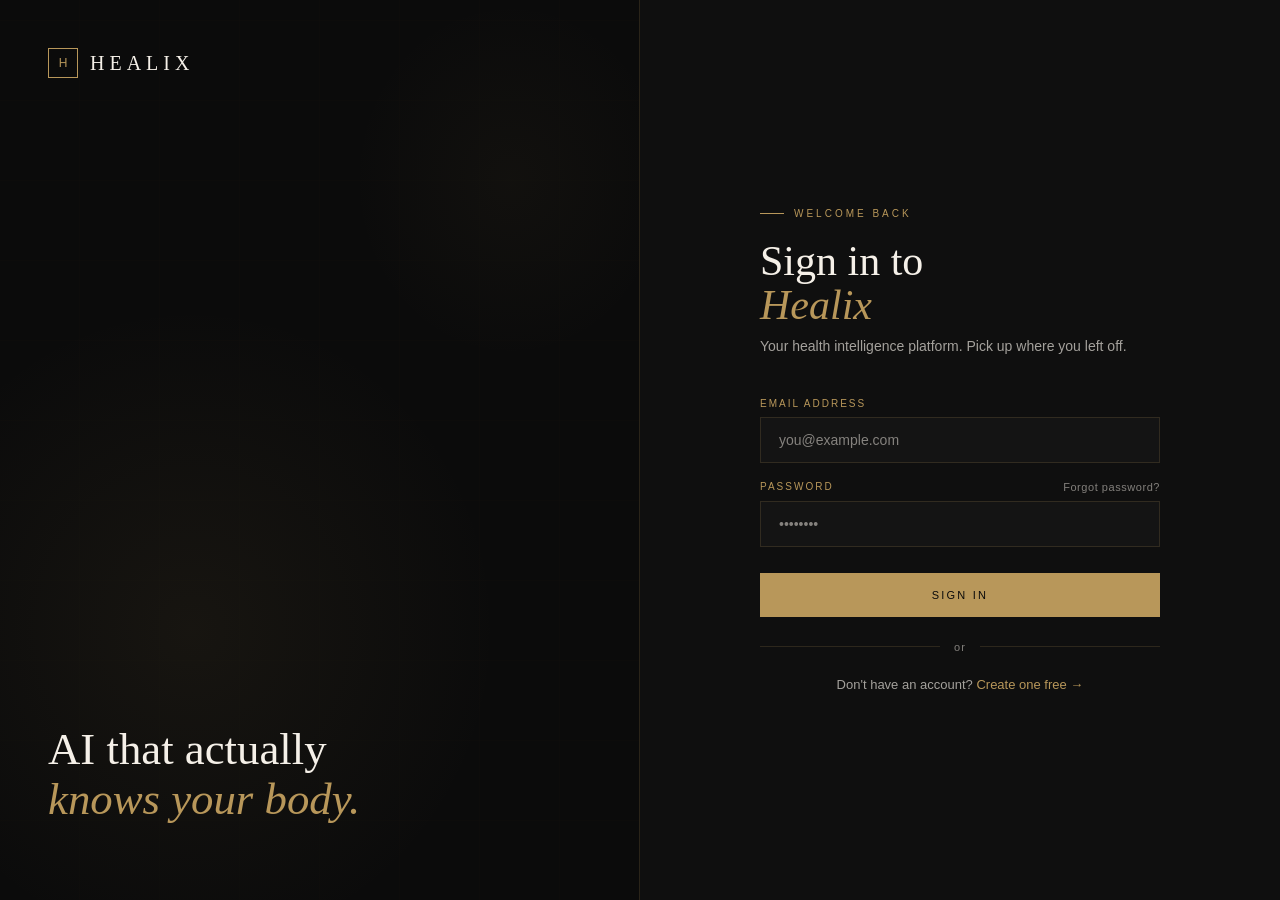
<file: login.html>
<!DOCTYPE html>
<html lang="en">
<head>
<meta charset="UTF-8">
<meta name="viewport" content="width=device-width, initial-scale=1.0">
<meta http-equiv="Content-Security-Policy" content="default-src 'self'; script-src 'self' 'unsafe-inline'; style-src 'self' 'unsafe-inline' https://fonts.googleapis.com; font-src https://fonts.gstatic.com; connect-src https://mfjfcfuwjbhqgqmtmhwe.supabase.co https://nuihvxluxdpdjgkvtdih.supabase.co http://127.0.0.1:54321; img-src 'self' data:; frame-ancestors 'none';">
<title>Healix — Sign In</title>
<meta name="robots" content="noindex, nofollow">
<meta name="theme-color" content="#B8975A">
<link href="https://fonts.googleapis.com/css2?family=Cormorant+Garamond:ital,wght@0,300;0,400;0,600;1,300;1,400&family=DM+Sans:opsz,wght@9..40,300;9..40,400;9..40,500&display=swap" rel="stylesheet">
<link rel="stylesheet" href="theme.css">
<style>
html, body { height: 100%; }
body {
  font-family: var(--B); background: var(--dark); color: var(--cream);
  display: grid; grid-template-columns: 1fr 1fr; min-height: 100vh;
}

/* ── LEFT PANEL ── */
.left {
  position: relative; overflow: hidden;
  display: flex; flex-direction: column; justify-content: space-between;
  padding: 48px; border-right: 1px solid var(--gold-border);
}
.left-bg {
  position: absolute; inset: 0; z-index: 0;
  background:
    radial-gradient(ellipse 80% 60% at 30% 70%, rgba(184,151,90,.07), transparent 60%),
    radial-gradient(ellipse 50% 40% at 80% 20%, rgba(184,151,90,.04), transparent 50%);
}
.left-lines {
  position: absolute; inset: 0; z-index: 0; opacity: .018;
  background:
    repeating-linear-gradient(0deg, transparent, transparent 79px, var(--gold) 80px),
    repeating-linear-gradient(90deg, transparent, transparent 79px, var(--gold) 80px);
}
.left-content { position: relative; z-index: 1; }
.logo { display: flex; align-items: center; gap: 12px; text-decoration: none; }
.logo-mark { width: 30px; height: 30px; border: 1px solid var(--gold); display: grid; place-items: center; font-size: 12px; color: var(--gold); }
.logo-text { font-family: var(--F); font-size: 20px; font-weight: 300; letter-spacing: .25em; color: var(--cream); }
.left-bottom { position: relative; z-index: 1; }
.left-quote { font-family: var(--F); font-size: clamp(32px, 3.5vw, 52px); font-weight: 300; line-height: 1.1; margin-bottom: 28px; }
.left-quote em { font-style: italic; color: var(--gold); }
/* ── RIGHT PANEL ── */
.right {
  display: flex; align-items: center; justify-content: center;
  padding: 48px; background: var(--dark-2);
}
.form-wrap { width: 100%; max-width: 400px; }
.form-eyebrow { font-size: 10px; letter-spacing: .3em; text-transform: uppercase; color: var(--gold); margin-bottom: 20px; display: flex; align-items: center; gap: 10px; }
.form-eyebrow::before { content: ''; display: block; width: 24px; height: 1px; background: var(--gold); }
.form-title { font-family: var(--F); font-size: 42px; font-weight: 300; line-height: 1.05; margin-bottom: 8px; }
.form-title em { font-style: italic; color: var(--gold); }
.form-sub { font-size: 14px; color: var(--cream-dim); margin-bottom: 40px; line-height: 1.6; }

/* Form fields */
.field { margin-bottom: 18px; }
.field-label { font-size: 10px; letter-spacing: .2em; text-transform: uppercase; color: var(--gold); margin-bottom: 8px; display: block; }
.field-input {
  width: 100%; background: var(--dark-3); border: 1px solid var(--gold-border);
  color: var(--cream); font-family: var(--B); font-size: 14px;
  padding: 14px 18px; outline: none; transition: border-color .2s;
}
.field-input::placeholder { color: var(--muted); }
.field-input:focus { border-color: var(--gold-focus); }
.field-input.error { border-color: var(--error); }
.field-error { font-size: 11px; color: var(--error); margin-top: 6px; display: none; }
.field-error.show { display: block; }

.field-row { display: flex; justify-content: space-between; align-items: center; margin-bottom: 8px; }
.field-row .field-label { margin-bottom: 0; }
.forgot-link { font-size: 11px; color: var(--muted); text-decoration: none; transition: color .2s; letter-spacing: .05em; }
.forgot-link:hover { color: var(--gold); }

/* Submit */
.submit-btn {
  width: 100%; padding: 16px; background: var(--gold); border: none;
  color: var(--dark); font-family: var(--B); font-size: 11px; font-weight: 500;
  letter-spacing: .2em; text-transform: uppercase; cursor: pointer;
  transition: background .25s, transform .2s, box-shadow .25s;
  margin-top: 8px; position: relative;
}
.submit-btn:hover { background: var(--gold-light); transform: translateY(-1px); box-shadow: 0 10px 36px var(--gold-glow); }
.submit-btn:disabled { opacity: .5; cursor: not-allowed; transform: none; box-shadow: none; }
.submit-btn .btn-spinner { display: none; width: 14px; height: 14px; border: 2px solid rgba(11,11,11,.3); border-top-color: var(--dark); border-radius: 50%; animation: spin .6s linear infinite; margin: 0 auto; }

.submit-btn.loading .btn-text { display: none; }
.submit-btn.loading .btn-spinner { display: block; }
@keyframes spin { to { transform: rotate(360deg); } }

/* Alert */
.form-alert { padding: 14px 18px; border: 1px solid; font-size: 13px; line-height: 1.5; margin-bottom: 20px; display: none; }
.form-alert.show { display: block; }
.form-alert.error { border-color: var(--error-border); background: var(--error-bg); color: var(--error); }
.form-alert.success { border-color: var(--success-border); background: var(--success-bg); color: var(--up); }

/* Divider */
.divider { display: flex; align-items: center; gap: 14px; margin: 24px 0; }
.divider-line { flex: 1; height: 1px; background: var(--gold-border); }
.divider-text { font-size: 11px; color: var(--muted); letter-spacing: .1em; }

/* Switch link */
.switch-link { text-align: center; font-size: 13px; color: var(--cream-dim); margin-top: 24px; }
.switch-link a { color: var(--gold); text-decoration: none; transition: color .2s; }
.switch-link a:hover { color: var(--gold-light); }

/* Animations */
.form-wrap > * { opacity: 0; animation: slideUp .5s ease forwards; }
.form-wrap > *:nth-child(1) { animation-delay: .05s; }
.form-wrap > *:nth-child(2) { animation-delay: .1s; }
.form-wrap > *:nth-child(3) { animation-delay: .15s; }
.form-wrap > *:nth-child(4) { animation-delay: .2s; }
.form-wrap > *:nth-child(5) { animation-delay: .25s; }
.form-wrap > *:nth-child(6) { animation-delay: .3s; }
.form-wrap > *:nth-child(7) { animation-delay: .35s; }
.form-wrap > *:nth-child(8) { animation-delay: .4s; }
@keyframes slideUp { from { opacity: 0; transform: translateY(16px); } to { opacity: 1; transform: translateY(0); } }

@media (max-width: 768px) {
  body { grid-template-columns: 1fr; }
  .left { display: none; }
  .right { padding: 40px 24px; align-items: flex-start; padding-top: 80px; }
}
</style>
</head>
<body>

<!-- LEFT -->
<div class="left">
  <div class="left-bg"></div>
  <div class="left-lines"></div>
  <div class="left-content">
    <a href="index.html" class="logo">
      <div class="logo-mark">H</div>
      <span class="logo-text">HEALIX</span>
    </a>
  </div>
  <div class="left-bottom">
    <p class="left-quote">AI that actually<br><em>knows your body.</em></p>
  </div>
</div>

<!-- RIGHT -->
<div class="right">
  <div class="form-wrap">
    <div class="form-eyebrow">Welcome back</div>
    <h1 class="form-title">Sign in to<br><em>Healix</em></h1>
    <p class="form-sub">Your health intelligence platform. Pick up where you left off.</p>

    <div class="form-alert" id="form-alert"></div>

    <div class="field">
      <label class="field-label" for="email">Email address</label>
      <input class="field-input" type="email" id="email" placeholder="you@example.com" autocomplete="email">
      <div class="field-error" id="email-error">Please enter a valid email address.</div>
    </div>

    <div class="field">
      <div class="field-row">
        <label class="field-label" for="password">Password</label>
        <a href="#" class="forgot-link" onclick="showForgot(event)">Forgot password?</a>
      </div>
      <input class="field-input" type="password" id="password" placeholder="••••••••" autocomplete="current-password">
      <div class="field-error" id="password-error">Please enter your password.</div>
    </div>

    <button class="submit-btn" id="submit-btn" onclick="handleLogin()">
      <span class="btn-text">Sign In</span>
      <div class="btn-spinner"></div>
    </button>

    <div class="divider">
      <div class="divider-line"></div>
      <span class="divider-text">or</span>
      <div class="divider-line"></div>
    </div>

    <p class="switch-link">Don't have an account? <a href="signup.html">Create one free →</a></p>
  </div>
</div>

<script src="config.js"></script>
<script>
function supabaseRequest(endpoint, method, body) {
  return fetch(SUPABASE_URL + endpoint, {
    method: method || 'POST',
    headers: {
      'Content-Type': 'application/json',
      'apikey': SUPABASE_ANON_KEY,
      'Authorization': 'Bearer ' + SUPABASE_ANON_KEY
    },
    body: body ? JSON.stringify(body) : undefined
  }).then(function(r) { return r.json(); });
}

function showAlert(msg, type) {
  var el = document.getElementById('form-alert');
  el.textContent = msg;
  el.className = 'form-alert show ' + (type || 'error');
}
function hideAlert() {
  document.getElementById('form-alert').className = 'form-alert';
}

function setLoading(loading) {
  var btn = document.getElementById('submit-btn');
  btn.classList.toggle('loading', loading);
  btn.disabled = loading;
}

function validateEmail(val) {
  return /^[^\s@]+@[^\s@]+\.[^\s@]+$/.test(val);
}

function handleLogin() {
  hideAlert();
  var email = document.getElementById('email').value.trim();
  var password = document.getElementById('password').value;
  var valid = true;

  document.getElementById('email').classList.remove('error');
  document.getElementById('password').classList.remove('error');
  document.getElementById('email-error').classList.remove('show');
  document.getElementById('password-error').classList.remove('show');

  if (!validateEmail(email)) {
    document.getElementById('email').classList.add('error');
    document.getElementById('email-error').classList.add('show');
    valid = false;
  }
  if (!password) {
    document.getElementById('password').classList.add('error');
    document.getElementById('password-error').classList.add('show');
    valid = false;
  }
  if (!valid) return;

  setLoading(true);

  supabaseRequest('/auth/v1/token?grant_type=password', 'POST', {
    email: email,
    password: password
  }).then(function(data) {
    setLoading(false);
    if (data.error || data.error_description) {
      showAlert(data.error_description || 'Invalid email or password. Please try again.');
    } else if (data.access_token) {
      // Store session
      localStorage.setItem('healix_session', JSON.stringify({
        access_token: data.access_token,
        refresh_token: data.refresh_token,
        expires_at: Date.now() + (data.expires_in || 3600) * 1000,
        user: data.user
      }));
      // Redirect to chat
      window.location.href = 'dashboard.html';
    } else {
      showAlert('Something went wrong. Please try again.');
    }
  }).catch(function() {
    setLoading(false);
    showAlert('Unable to connect. Please check your connection and try again.');
  });
}

function showForgot(e) {
  e.preventDefault();
  var email = document.getElementById('email').value.trim();
  if (!validateEmail(email)) {
    showAlert('Enter your email address above first, then click Forgot password.');
    return;
  }
  setLoading(true);
  var basePath = window.location.pathname.startsWith('/dev/') ? '/dev/' : '/';
  var redirectUrl = window.location.origin + basePath + 'reset-password.html';
  var redirectParam = encodeURIComponent(redirectUrl);
  supabaseRequest('/auth/v1/recover?redirect_to=' + redirectParam, 'POST', { email: email, redirect_to: redirectUrl })
    .then(function(data) {
      setLoading(false);
      if (data && (data.error || data.error_code || data.msg)) {
        console.error('[Recover] Error:', data);
        showAlert(data.error_description || data.msg || data.error || 'Could not send reset email. Please try again.');
      } else {
        showAlert('Password reset email sent. Check your inbox (and spam folder).', 'success');
      }
    }).catch(function(err) {
      setLoading(false);
      console.error('[Recover] Network error:', err);
      showAlert('Could not send reset email. Please try again.');
    });
}

// Enter key support
document.addEventListener('keydown', function(e) {
  if (e.key === 'Enter') handleLogin();
});

// Check if already logged in
var session = localStorage.getItem('healix_session');
if (session) {
  try {
    var s = JSON.parse(session);
    if (s.access_token) window.location.href = 'dashboard.html';
  } catch(e) {}
}
</script>
</body>
</html>
</file>
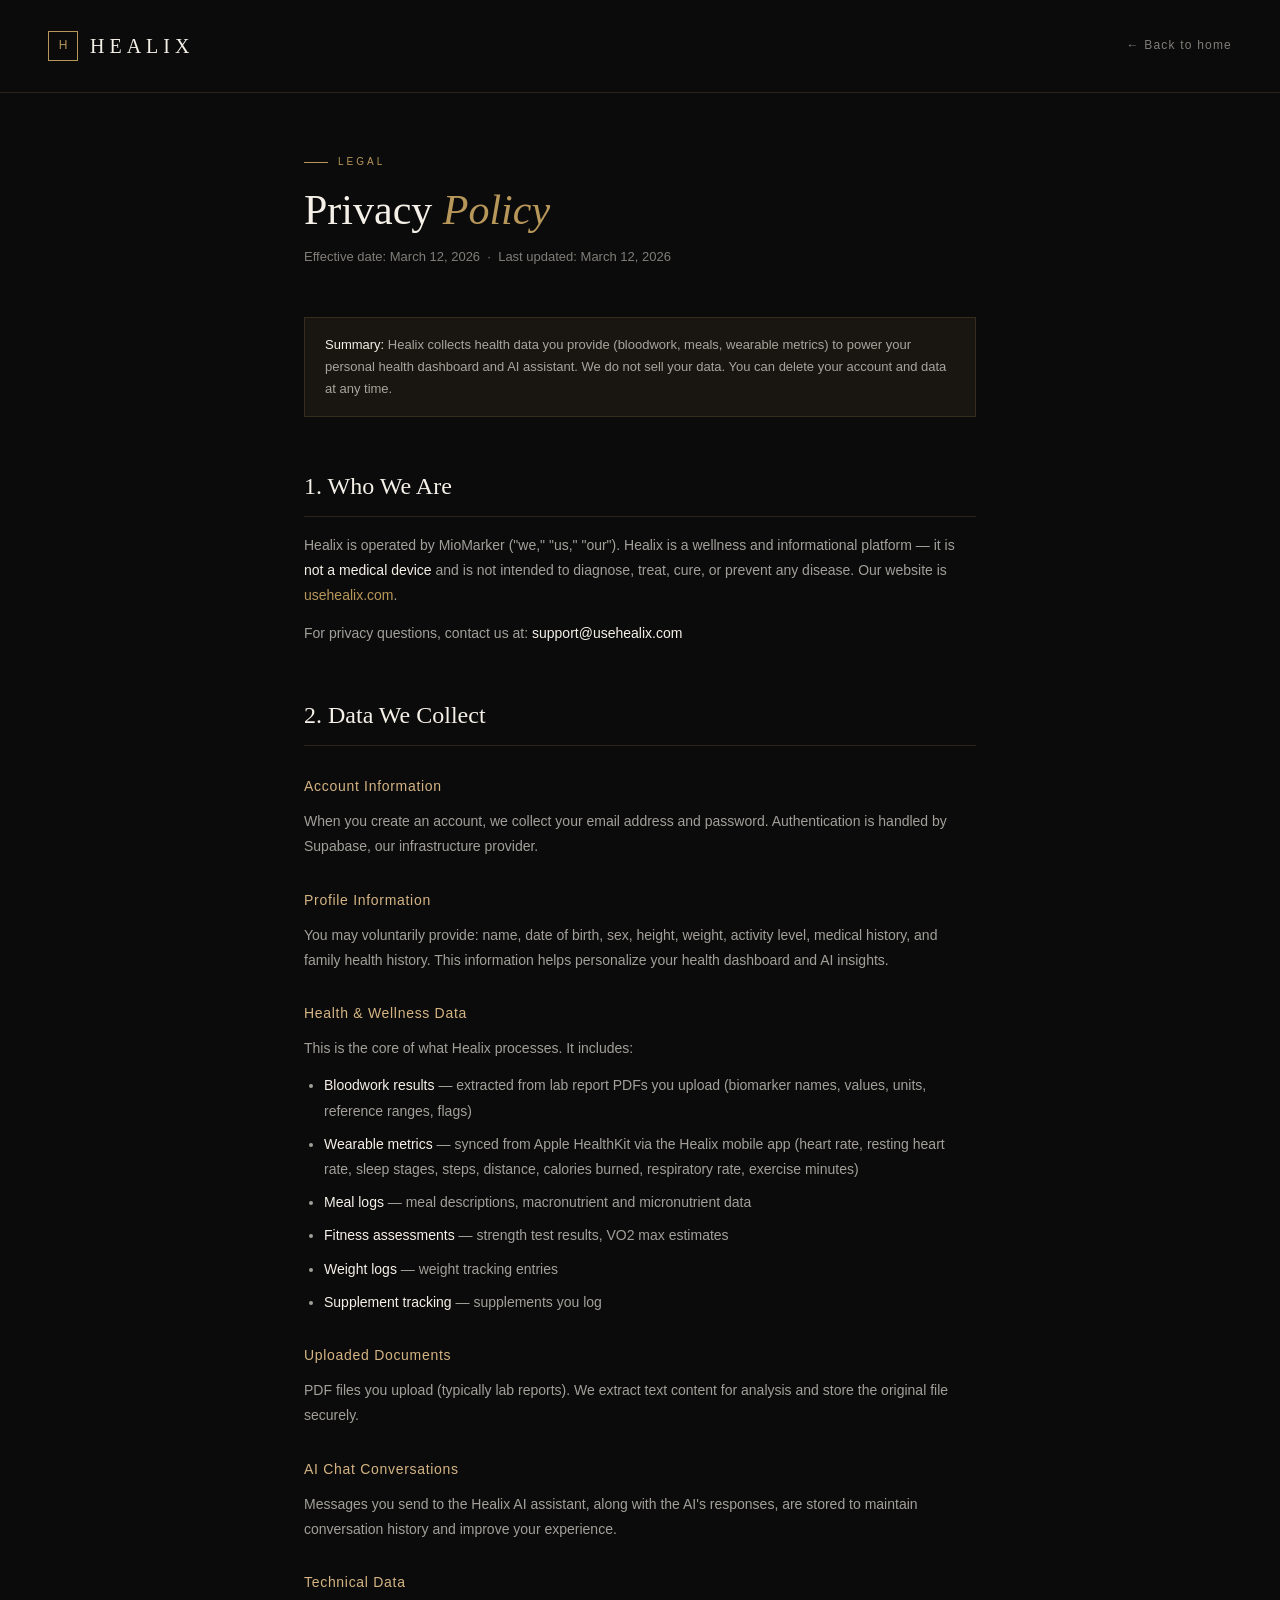
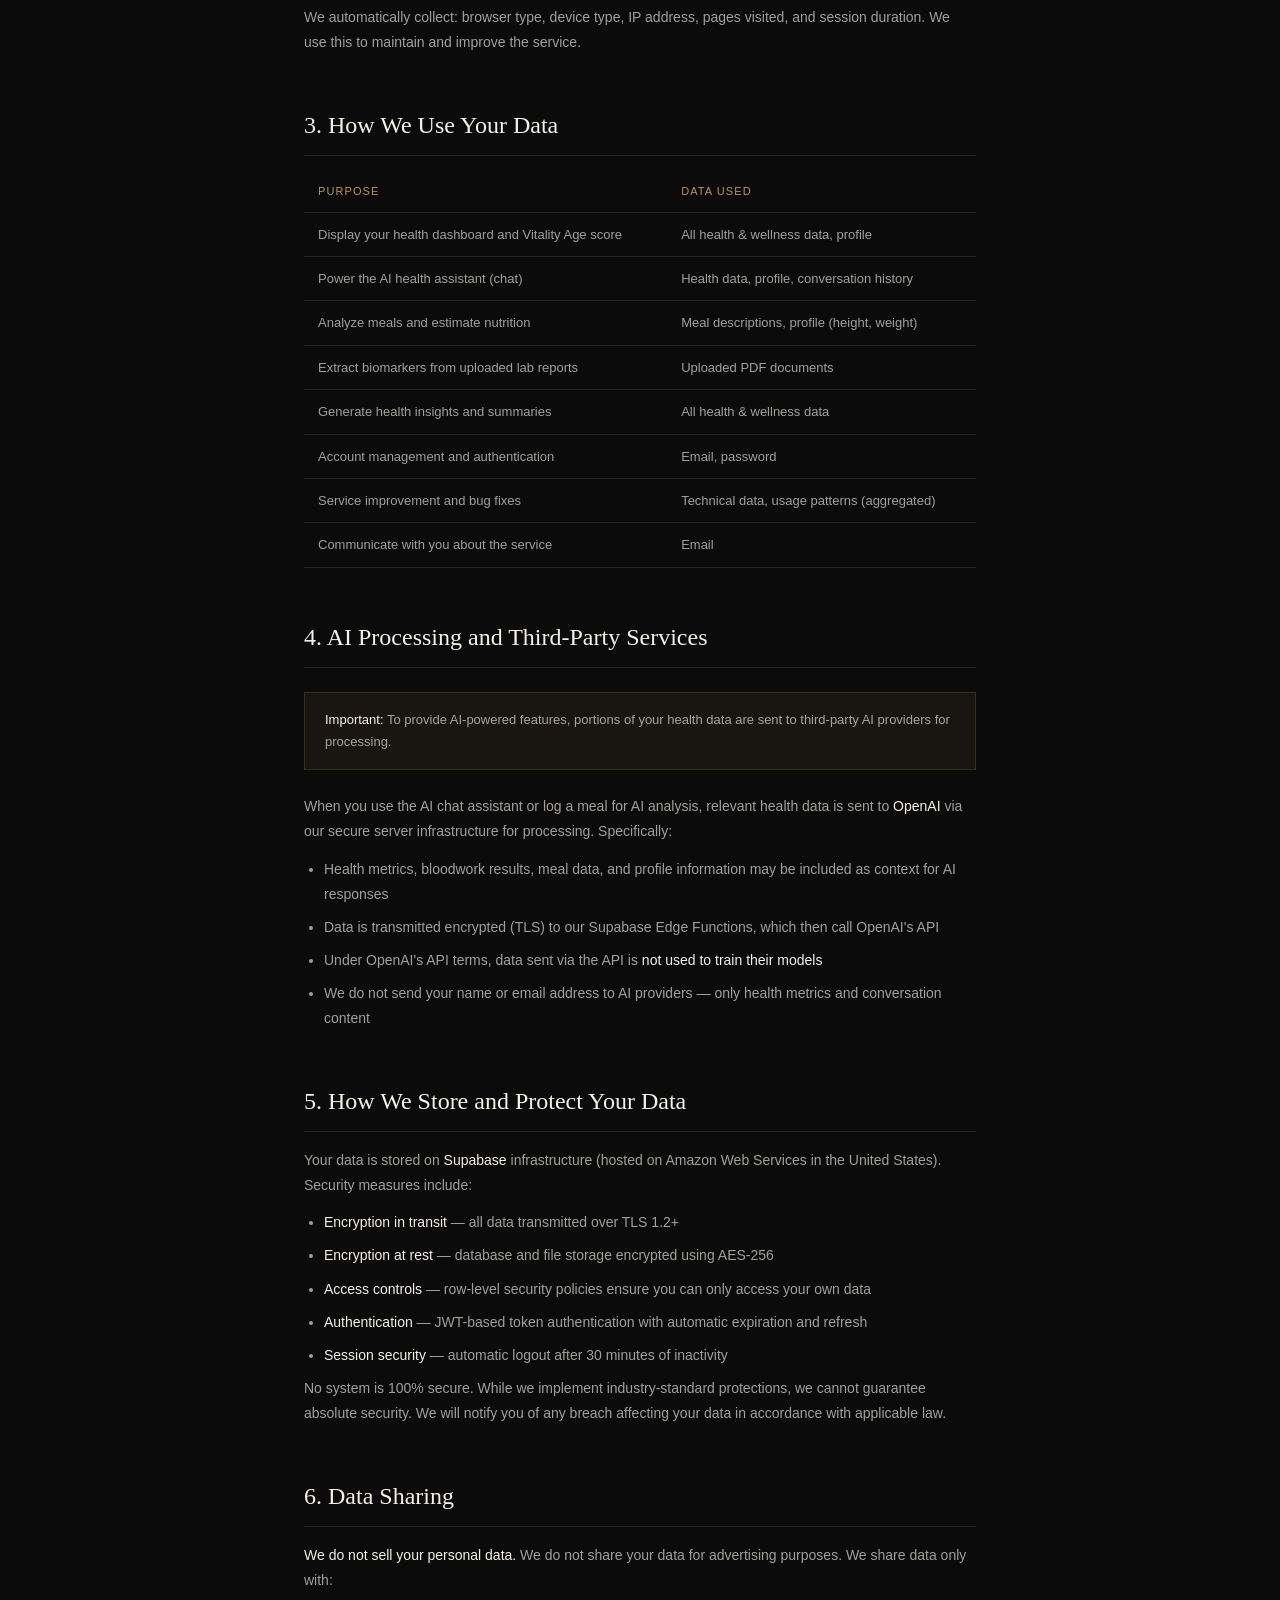
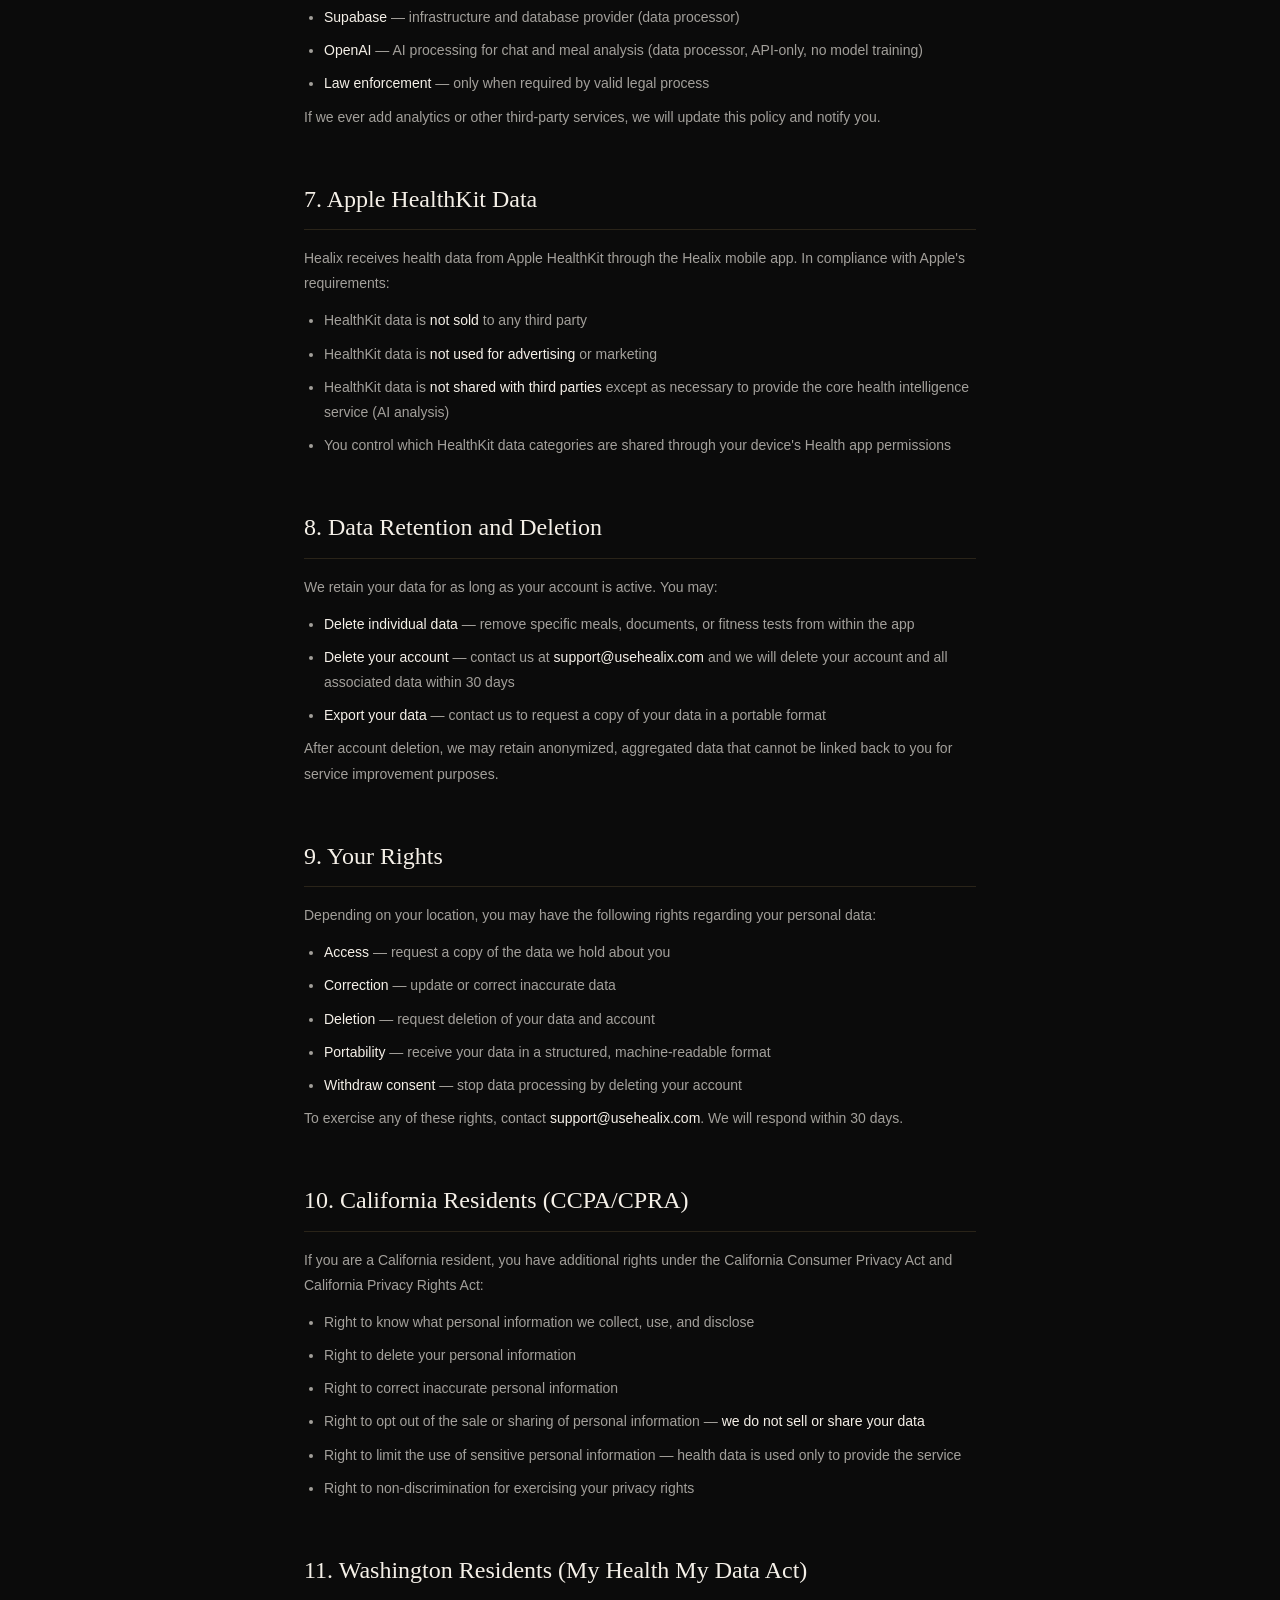
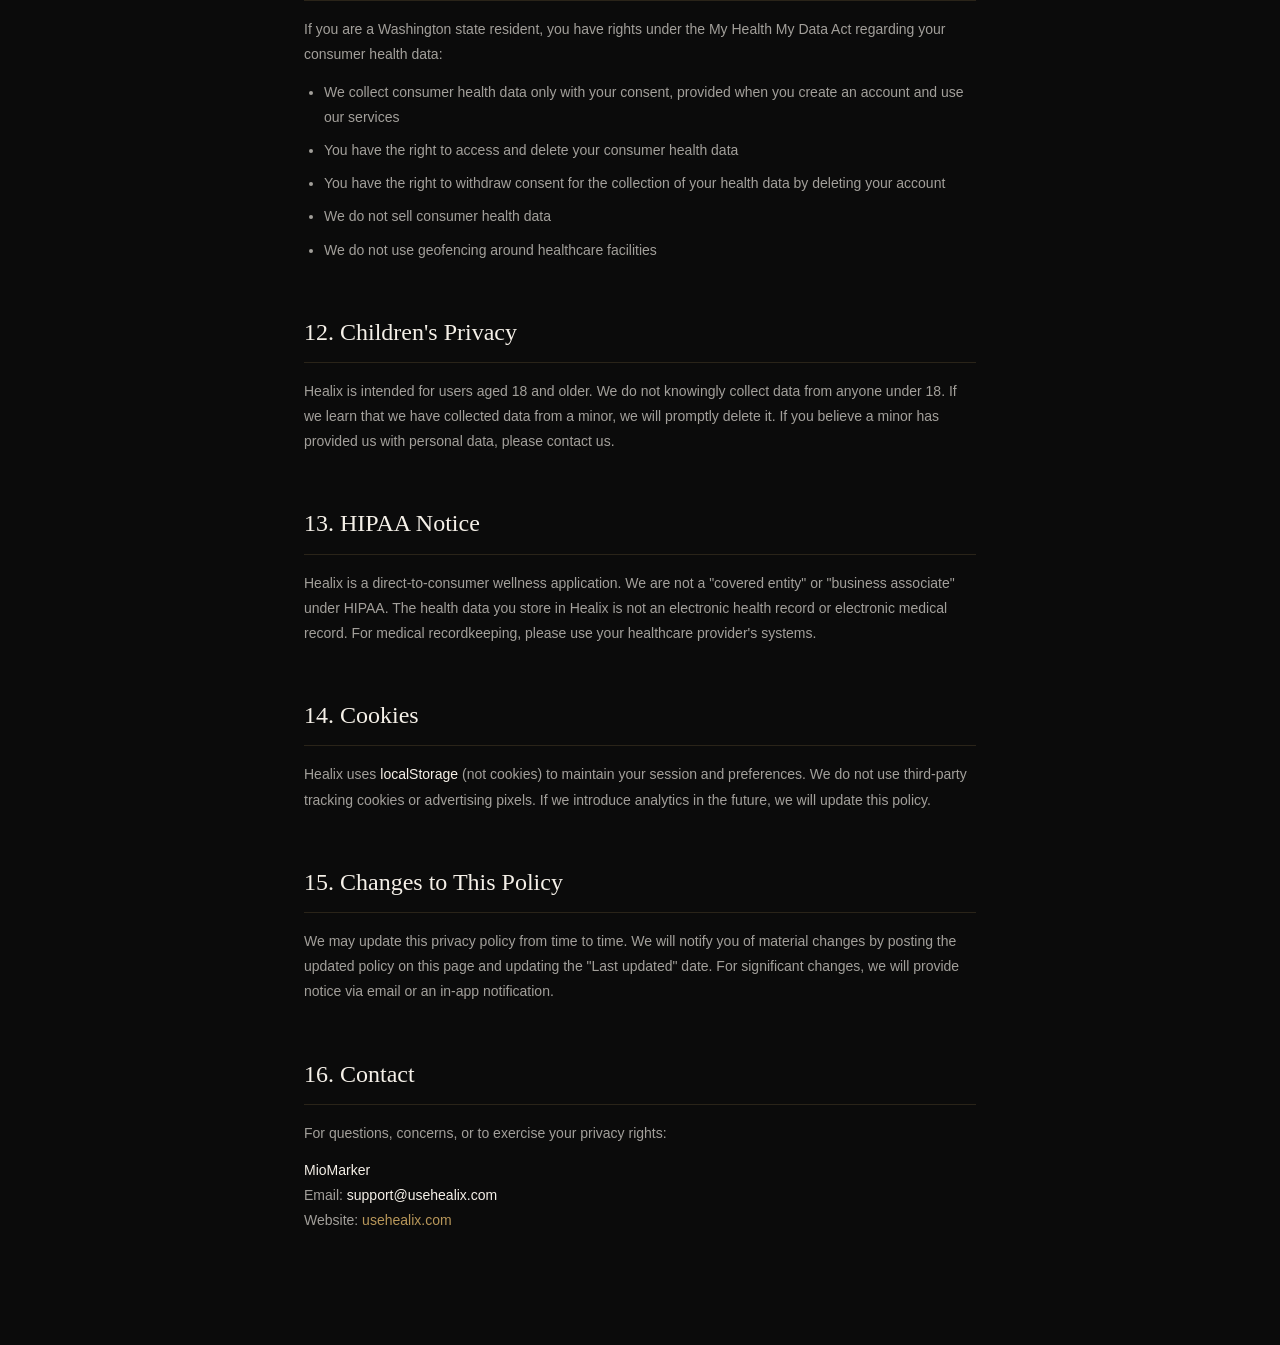
<file: privacy.html>
<!DOCTYPE html>
<html lang="en">
<head>
<meta charset="UTF-8">
<meta name="viewport" content="width=device-width, initial-scale=1.0">
<meta http-equiv="Content-Security-Policy" content="default-src 'self'; script-src 'self' 'unsafe-inline'; style-src 'self' 'unsafe-inline' https://fonts.googleapis.com; font-src https://fonts.gstatic.com; connect-src https://mfjfcfuwjbhqgqmtmhwe.supabase.co https://nuihvxluxdpdjgkvtdih.supabase.co http://127.0.0.1:54321; img-src 'self' data:; frame-ancestors 'none';">
<title>Healix — Privacy Policy</title>
<meta name="description" content="Healix privacy policy. Learn how we handle your health data, wearable information, and personal details.">
<link rel="canonical" href="https://usehealix.com/privacy.html">
<meta name="theme-color" content="#B8975A">
<link href="https://fonts.googleapis.com/css2?family=Cormorant+Garamond:ital,wght@0,300;0,400;0,600;1,300;1,400&family=DM+Sans:opsz,wght@9..40,300;9..40,400;9..40,500&display=swap" rel="stylesheet">
<link rel="stylesheet" href="theme.css">
<style>
html, body { height: 100%; }
body {
  font-family: var(--B); background: var(--dark); color: var(--cream);
  margin: 0; padding: 0; line-height: 1.8;
}
.legal-header {
  border-bottom: 1px solid var(--gold-border);
  padding: 28px 48px;
  display: flex; align-items: center; justify-content: space-between;
}
.logo { display: flex; align-items: center; gap: 12px; text-decoration: none; }
.logo-mark { width: 30px; height: 30px; border: 1px solid var(--gold); display: grid; place-items: center; font-size: 12px; color: var(--gold); }
.logo-text { font-family: var(--F); font-size: 20px; font-weight: 300; letter-spacing: .25em; color: var(--cream); }
.back-link { font-size: 12px; color: var(--muted); text-decoration: none; letter-spacing: .1em; transition: color .2s; }
.back-link:hover { color: var(--gold); }
.legal-wrap {
  max-width: 720px; margin: 0 auto; padding: 60px 24px 100px;
}
.legal-eyebrow {
  font-size: 10px; letter-spacing: .3em; text-transform: uppercase;
  color: var(--gold); margin-bottom: 16px;
  display: flex; align-items: center; gap: 10px;
}
.legal-eyebrow::before { content: ''; display: block; width: 24px; height: 1px; background: var(--gold); }
.legal-title {
  font-family: var(--F); font-size: 42px; font-weight: 300;
  line-height: 1.1; margin-bottom: 12px;
}
.legal-title em { font-style: italic; color: var(--gold); }
.legal-updated {
  font-size: 13px; color: var(--muted); margin-bottom: 48px;
}
h2 {
  font-family: var(--F); font-size: 24px; font-weight: 400;
  margin: 48px 0 16px; color: var(--cream);
  padding-bottom: 8px; border-bottom: 1px solid var(--gold-border);
}
h3 {
  font-family: var(--B); font-size: 14px; font-weight: 500;
  letter-spacing: .05em; margin: 28px 0 10px; color: var(--gold-light);
}
p, li { font-size: 14px; color: var(--cream-dim); margin-bottom: 12px; }
ul { padding-left: 20px; }
li { margin-bottom: 8px; }
strong { color: var(--cream); font-weight: 500; }
a { color: var(--gold); text-decoration: none; }
a:hover { color: var(--gold-light); }
.legal-note {
  background: var(--gold-faint); border: 1px solid var(--gold-border);
  padding: 16px 20px; margin: 24px 0; font-size: 13px; color: var(--cream-dim);
  line-height: 1.7;
}
table { width: 100%; border-collapse: collapse; margin: 16px 0; }
th, td { text-align: left; padding: 10px 14px; font-size: 13px; border-bottom: 1px solid var(--gold-border); }
th { color: var(--gold); font-weight: 500; font-size: 11px; letter-spacing: .1em; text-transform: uppercase; }
td { color: var(--cream-dim); }
@media (max-width: 600px) {
  .legal-header { padding: 20px 24px; }
  .legal-title { font-size: 32px; }
  h2 { font-size: 20px; }
}
</style>
</head>
<body>

<div class="legal-header">
  <a href="index.html" class="logo">
    <div class="logo-mark">H</div>
    <span class="logo-text">HEALIX</span>
  </a>
  <a href="index.html" class="back-link">← Back to home</a>
</div>

<div class="legal-wrap">
  <div class="legal-eyebrow">Legal</div>
  <h1 class="legal-title">Privacy <em>Policy</em></h1>
  <p class="legal-updated">Effective date: March 12, 2026 &nbsp;·&nbsp; Last updated: March 12, 2026</p>

  <div class="legal-note">
    <strong>Summary:</strong> Healix collects health data you provide (bloodwork, meals, wearable metrics) to power your personal health dashboard and AI assistant. We do not sell your data. You can delete your account and data at any time.
  </div>

  <h2>1. Who We Are</h2>
  <p>Healix is operated by MioMarker ("we," "us," "our"). Healix is a wellness and informational platform — it is <strong>not a medical device</strong> and is not intended to diagnose, treat, cure, or prevent any disease. Our website is <a href="https://usehealix.com">usehealix.com</a>.</p>
  <p>For privacy questions, contact us at: <strong>support@usehealix.com</strong></p>

  <h2>2. Data We Collect</h2>

  <h3>Account Information</h3>
  <p>When you create an account, we collect your email address and password. Authentication is handled by Supabase, our infrastructure provider.</p>

  <h3>Profile Information</h3>
  <p>You may voluntarily provide: name, date of birth, sex, height, weight, activity level, medical history, and family health history. This information helps personalize your health dashboard and AI insights.</p>

  <h3>Health &amp; Wellness Data</h3>
  <p>This is the core of what Healix processes. It includes:</p>
  <ul>
    <li><strong>Bloodwork results</strong> — extracted from lab report PDFs you upload (biomarker names, values, units, reference ranges, flags)</li>
    <li><strong>Wearable metrics</strong> — synced from Apple HealthKit via the Healix mobile app (heart rate, resting heart rate, sleep stages, steps, distance, calories burned, respiratory rate, exercise minutes)</li>
    <li><strong>Meal logs</strong> — meal descriptions, macronutrient and micronutrient data</li>
    <li><strong>Fitness assessments</strong> — strength test results, VO2 max estimates</li>
    <li><strong>Weight logs</strong> — weight tracking entries</li>
    <li><strong>Supplement tracking</strong> — supplements you log</li>
  </ul>

  <h3>Uploaded Documents</h3>
  <p>PDF files you upload (typically lab reports). We extract text content for analysis and store the original file securely.</p>

  <h3>AI Chat Conversations</h3>
  <p>Messages you send to the Healix AI assistant, along with the AI's responses, are stored to maintain conversation history and improve your experience.</p>

  <h3>Technical Data</h3>
  <p>We automatically collect: browser type, device type, IP address, pages visited, and session duration. We use this to maintain and improve the service.</p>

  <h2>3. How We Use Your Data</h2>
  <table>
    <tr><th>Purpose</th><th>Data Used</th></tr>
    <tr><td>Display your health dashboard and Vitality Age score</td><td>All health &amp; wellness data, profile</td></tr>
    <tr><td>Power the AI health assistant (chat)</td><td>Health data, profile, conversation history</td></tr>
    <tr><td>Analyze meals and estimate nutrition</td><td>Meal descriptions, profile (height, weight)</td></tr>
    <tr><td>Extract biomarkers from uploaded lab reports</td><td>Uploaded PDF documents</td></tr>
    <tr><td>Generate health insights and summaries</td><td>All health &amp; wellness data</td></tr>
    <tr><td>Account management and authentication</td><td>Email, password</td></tr>
    <tr><td>Service improvement and bug fixes</td><td>Technical data, usage patterns (aggregated)</td></tr>
    <tr><td>Communicate with you about the service</td><td>Email</td></tr>
  </table>

  <h2>4. AI Processing and Third-Party Services</h2>
  <div class="legal-note">
    <strong>Important:</strong> To provide AI-powered features, portions of your health data are sent to third-party AI providers for processing.
  </div>
  <p>When you use the AI chat assistant or log a meal for AI analysis, relevant health data is sent to <strong>OpenAI</strong> via our secure server infrastructure for processing. Specifically:</p>
  <ul>
    <li>Health metrics, bloodwork results, meal data, and profile information may be included as context for AI responses</li>
    <li>Data is transmitted encrypted (TLS) to our Supabase Edge Functions, which then call OpenAI's API</li>
    <li>Under OpenAI's API terms, data sent via the API is <strong>not used to train their models</strong></li>
    <li>We do not send your name or email address to AI providers — only health metrics and conversation content</li>
  </ul>

  <h2>5. How We Store and Protect Your Data</h2>
  <p>Your data is stored on <strong>Supabase</strong> infrastructure (hosted on Amazon Web Services in the United States). Security measures include:</p>
  <ul>
    <li><strong>Encryption in transit</strong> — all data transmitted over TLS 1.2+</li>
    <li><strong>Encryption at rest</strong> — database and file storage encrypted using AES-256</li>
    <li><strong>Access controls</strong> — row-level security policies ensure you can only access your own data</li>
    <li><strong>Authentication</strong> — JWT-based token authentication with automatic expiration and refresh</li>
    <li><strong>Session security</strong> — automatic logout after 30 minutes of inactivity</li>
  </ul>
  <p>No system is 100% secure. While we implement industry-standard protections, we cannot guarantee absolute security. We will notify you of any breach affecting your data in accordance with applicable law.</p>

  <h2>6. Data Sharing</h2>
  <p><strong>We do not sell your personal data.</strong> We do not share your data for advertising purposes. We share data only with:</p>
  <ul>
    <li><strong>Supabase</strong> — infrastructure and database provider (data processor)</li>
    <li><strong>OpenAI</strong> — AI processing for chat and meal analysis (data processor, API-only, no model training)</li>
    <li><strong>Law enforcement</strong> — only when required by valid legal process</li>
  </ul>
  <p>If we ever add analytics or other third-party services, we will update this policy and notify you.</p>

  <h2>7. Apple HealthKit Data</h2>
  <p>Healix receives health data from Apple HealthKit through the Healix mobile app. In compliance with Apple's requirements:</p>
  <ul>
    <li>HealthKit data is <strong>not sold</strong> to any third party</li>
    <li>HealthKit data is <strong>not used for advertising</strong> or marketing</li>
    <li>HealthKit data is <strong>not shared with third parties</strong> except as necessary to provide the core health intelligence service (AI analysis)</li>
    <li>You control which HealthKit data categories are shared through your device's Health app permissions</li>
  </ul>

  <h2>8. Data Retention and Deletion</h2>
  <p>We retain your data for as long as your account is active. You may:</p>
  <ul>
    <li><strong>Delete individual data</strong> — remove specific meals, documents, or fitness tests from within the app</li>
    <li><strong>Delete your account</strong> — contact us at <strong>support@usehealix.com</strong> and we will delete your account and all associated data within 30 days</li>
    <li><strong>Export your data</strong> — contact us to request a copy of your data in a portable format</li>
  </ul>
  <p>After account deletion, we may retain anonymized, aggregated data that cannot be linked back to you for service improvement purposes.</p>

  <h2>9. Your Rights</h2>
  <p>Depending on your location, you may have the following rights regarding your personal data:</p>
  <ul>
    <li><strong>Access</strong> — request a copy of the data we hold about you</li>
    <li><strong>Correction</strong> — update or correct inaccurate data</li>
    <li><strong>Deletion</strong> — request deletion of your data and account</li>
    <li><strong>Portability</strong> — receive your data in a structured, machine-readable format</li>
    <li><strong>Withdraw consent</strong> — stop data processing by deleting your account</li>
  </ul>
  <p>To exercise any of these rights, contact <strong>support@usehealix.com</strong>. We will respond within 30 days.</p>

  <h2>10. California Residents (CCPA/CPRA)</h2>
  <p>If you are a California resident, you have additional rights under the California Consumer Privacy Act and California Privacy Rights Act:</p>
  <ul>
    <li>Right to know what personal information we collect, use, and disclose</li>
    <li>Right to delete your personal information</li>
    <li>Right to correct inaccurate personal information</li>
    <li>Right to opt out of the sale or sharing of personal information — <strong>we do not sell or share your data</strong></li>
    <li>Right to limit the use of sensitive personal information — health data is used only to provide the service</li>
    <li>Right to non-discrimination for exercising your privacy rights</li>
  </ul>

  <h2>11. Washington Residents (My Health My Data Act)</h2>
  <p>If you are a Washington state resident, you have rights under the My Health My Data Act regarding your consumer health data:</p>
  <ul>
    <li>We collect consumer health data only with your consent, provided when you create an account and use our services</li>
    <li>You have the right to access and delete your consumer health data</li>
    <li>You have the right to withdraw consent for the collection of your health data by deleting your account</li>
    <li>We do not sell consumer health data</li>
    <li>We do not use geofencing around healthcare facilities</li>
  </ul>

  <h2>12. Children's Privacy</h2>
  <p>Healix is intended for users aged 18 and older. We do not knowingly collect data from anyone under 18. If we learn that we have collected data from a minor, we will promptly delete it. If you believe a minor has provided us with personal data, please contact us.</p>

  <h2>13. HIPAA Notice</h2>
  <p>Healix is a direct-to-consumer wellness application. We are not a "covered entity" or "business associate" under HIPAA. The health data you store in Healix is not an electronic health record or electronic medical record. For medical recordkeeping, please use your healthcare provider's systems.</p>

  <h2>14. Cookies</h2>
  <p>Healix uses <strong>localStorage</strong> (not cookies) to maintain your session and preferences. We do not use third-party tracking cookies or advertising pixels. If we introduce analytics in the future, we will update this policy.</p>

  <h2>15. Changes to This Policy</h2>
  <p>We may update this privacy policy from time to time. We will notify you of material changes by posting the updated policy on this page and updating the "Last updated" date. For significant changes, we will provide notice via email or an in-app notification.</p>

  <h2>16. Contact</h2>
  <p>For questions, concerns, or to exercise your privacy rights:</p>
  <p>
    <strong>MioMarker</strong><br>
    Email: <strong>support@usehealix.com</strong><br>
    Website: <a href="https://usehealix.com">usehealix.com</a>
  </p>
</div>

</body>
</html>
</file>
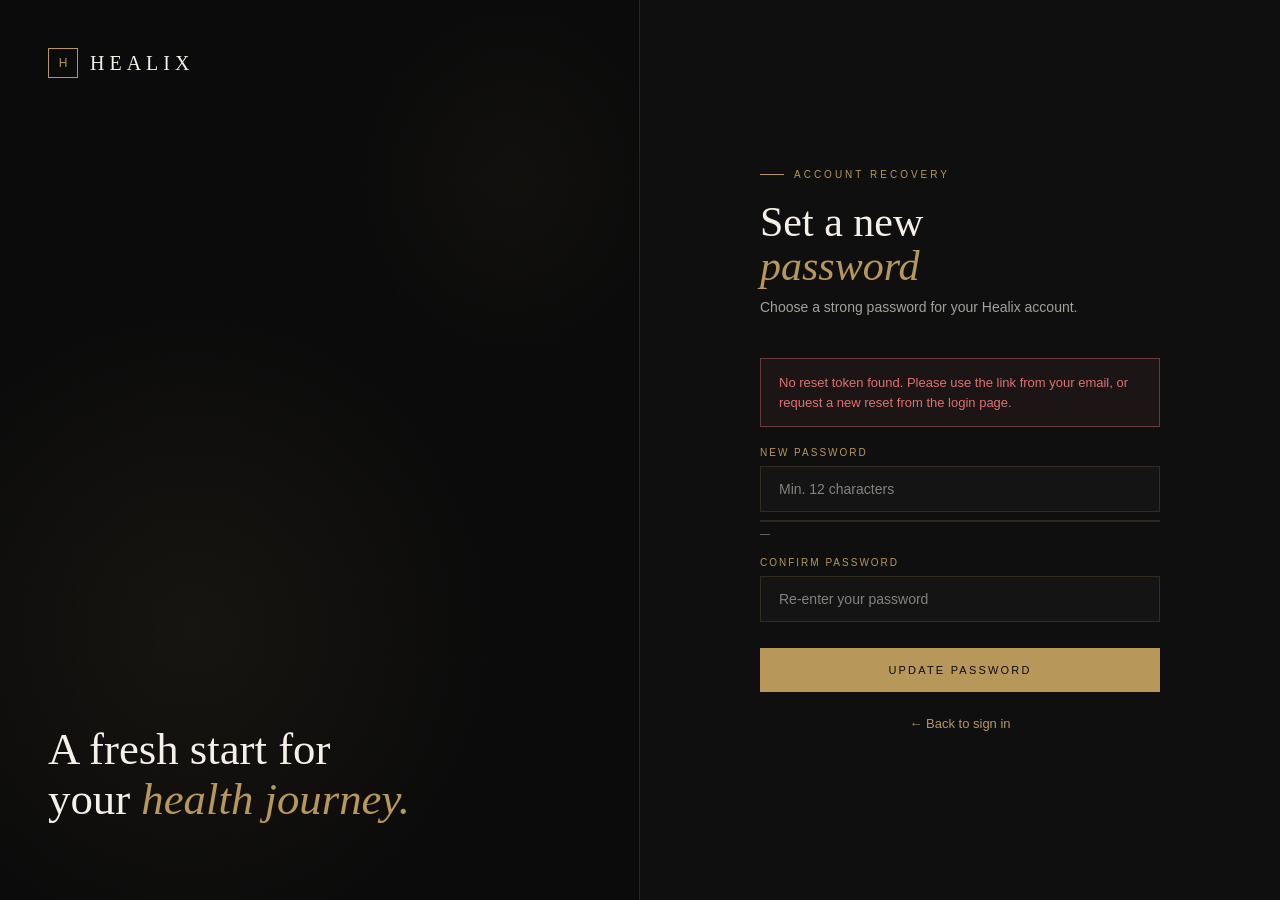
<file: reset-password.html>
<!DOCTYPE html>
<html lang="en">
<head>
<meta charset="UTF-8">
<meta name="viewport" content="width=device-width, initial-scale=1.0">
<meta http-equiv="Content-Security-Policy" content="default-src 'self'; script-src 'self' 'unsafe-inline'; style-src 'self' 'unsafe-inline' https://fonts.googleapis.com; font-src https://fonts.gstatic.com; connect-src https://mfjfcfuwjbhqgqmtmhwe.supabase.co https://nuihvxluxdpdjgkvtdih.supabase.co http://127.0.0.1:54321; img-src 'self' data:; frame-ancestors 'none';">
<title>Healix — Reset Password</title>
<meta name="robots" content="noindex, nofollow">
<meta name="theme-color" content="#B8975A">
<link href="https://fonts.googleapis.com/css2?family=Cormorant+Garamond:ital,wght@0,300;0,400;0,600;1,300;1,400&family=DM+Sans:opsz,wght@9..40,300;9..40,400;9..40,500&display=swap" rel="stylesheet">
<link rel="stylesheet" href="theme.css">
<style>
html, body { height: 100%; }
body {
  font-family: var(--B); background: var(--dark); color: var(--cream);
  display: grid; grid-template-columns: 1fr 1fr; min-height: 100vh;
}

/* ── LEFT PANEL ── */
.left {
  position: relative; overflow: hidden;
  display: flex; flex-direction: column; justify-content: space-between;
  padding: 48px; border-right: 1px solid var(--gold-border);
}
.left-bg {
  position: absolute; inset: 0; z-index: 0;
  background:
    radial-gradient(ellipse 80% 60% at 30% 70%, rgba(184,151,90,.07), transparent 60%),
    radial-gradient(ellipse 50% 40% at 80% 20%, rgba(184,151,90,.04), transparent 50%);
}
.left-lines {
  position: absolute; inset: 0; z-index: 0; opacity: .018;
  background:
    repeating-linear-gradient(0deg, transparent, transparent 79px, var(--gold) 80px),
    repeating-linear-gradient(90deg, transparent, transparent 79px, var(--gold) 80px);
}
.left-content { position: relative; z-index: 1; }
.logo { display: flex; align-items: center; gap: 12px; text-decoration: none; }
.logo-mark { width: 30px; height: 30px; border: 1px solid var(--gold); display: grid; place-items: center; font-size: 12px; color: var(--gold); }
.logo-text { font-family: var(--F); font-size: 20px; font-weight: 300; letter-spacing: .25em; color: var(--cream); }
.left-bottom { position: relative; z-index: 1; }
.left-quote { font-family: var(--F); font-size: clamp(32px, 3.5vw, 52px); font-weight: 300; line-height: 1.1; margin-bottom: 28px; }
.left-quote em { font-style: italic; color: var(--gold); }

/* ── RIGHT PANEL ── */
.right {
  display: flex; align-items: center; justify-content: center;
  padding: 48px; background: var(--dark-2); overflow-y: auto;
}
.form-wrap { width: 100%; max-width: 400px; }
.form-eyebrow { font-size: 10px; letter-spacing: .3em; text-transform: uppercase; color: var(--gold); margin-bottom: 20px; display: flex; align-items: center; gap: 10px; }
.form-eyebrow::before { content: ''; display: block; width: 24px; height: 1px; background: var(--gold); }
.form-title { font-family: var(--F); font-size: 42px; font-weight: 300; line-height: 1.05; margin-bottom: 8px; }
.form-title em { font-style: italic; color: var(--gold); }
.form-sub { font-size: 14px; color: var(--cream-dim); margin-bottom: 40px; line-height: 1.6; }

/* Form fields */
.field { margin-bottom: 18px; }
.field-label { font-size: 10px; letter-spacing: .2em; text-transform: uppercase; color: var(--gold); margin-bottom: 8px; display: block; }
.field-input {
  width: 100%; background: var(--dark-3); border: 1px solid var(--gold-border);
  color: var(--cream); font-family: var(--B); font-size: 14px;
  padding: 14px 18px; outline: none; transition: border-color .2s;
}
.field-input::placeholder { color: var(--muted); }
.field-input:focus { border-color: var(--gold-focus); }
.field-input.error { border-color: var(--error); }
.field-error { font-size: 11px; color: var(--error); margin-top: 6px; display: none; }
.field-error.show { display: block; }

/* Password strength */
.pwd-strength { margin-top: 8px; }
.pwd-bar-track { height: 2px; background: var(--gold-border); margin-bottom: 6px; }
.pwd-bar-fill { height: 100%; width: 0%; transition: width .3s, background .3s; }
.pwd-label { font-size: 10px; letter-spacing: .1em; color: var(--muted); }

/* Submit */
.submit-btn {
  width: 100%; padding: 16px; background: var(--gold); border: none;
  color: var(--dark); font-family: var(--B); font-size: 11px; font-weight: 500;
  letter-spacing: .2em; text-transform: uppercase; cursor: pointer;
  transition: background .25s, transform .2s, box-shadow .25s;
  margin-top: 8px; position: relative;
}
.submit-btn:hover { background: var(--gold-light); transform: translateY(-1px); box-shadow: 0 10px 36px var(--gold-glow); }
.submit-btn:disabled { opacity: .5; cursor: not-allowed; transform: none; box-shadow: none; }
.submit-btn .btn-spinner { display: none; width: 14px; height: 14px; border: 2px solid rgba(11,11,11,.3); border-top-color: var(--dark); border-radius: 50%; animation: spin .6s linear infinite; margin: 0 auto; }
.submit-btn.loading .btn-text { display: none; }
.submit-btn.loading .btn-spinner { display: block; }
@keyframes spin { to { transform: rotate(360deg); } }

/* Alert */
.form-alert { padding: 14px 18px; border: 1px solid; font-size: 13px; line-height: 1.5; margin-bottom: 20px; display: none; }
.form-alert.show { display: block; }
.form-alert.error { border-color: var(--error-border); background: var(--error-bg); color: var(--error); }
.form-alert.success { border-color: var(--success-border); background: var(--success-bg); color: var(--up); }

/* Switch link */
.switch-link { text-align: center; font-size: 13px; color: var(--cream-dim); margin-top: 24px; }
.switch-link a { color: var(--gold); text-decoration: none; transition: color .2s; }
.switch-link a:hover { color: var(--gold-light); }

/* Animations */
.form-wrap > * { opacity: 0; animation: slideUp .5s ease forwards; }
.form-wrap > *:nth-child(1) { animation-delay: .05s; }
.form-wrap > *:nth-child(2) { animation-delay: .1s; }
.form-wrap > *:nth-child(3) { animation-delay: .15s; }
.form-wrap > *:nth-child(4) { animation-delay: .2s; }
.form-wrap > *:nth-child(5) { animation-delay: .25s; }
.form-wrap > *:nth-child(6) { animation-delay: .3s; }
.form-wrap > *:nth-child(7) { animation-delay: .35s; }
.form-wrap > *:nth-child(8) { animation-delay: .4s; }
@keyframes slideUp { from { opacity: 0; transform: translateY(16px); } to { opacity: 1; transform: translateY(0); } }

@media (max-width: 768px) {
  body { grid-template-columns: 1fr; }
  .left { display: none; }
  .right { padding: 40px 24px; align-items: flex-start; padding-top: 80px; }
}
</style>
</head>
<body>

<!-- LEFT -->
<div class="left">
  <div class="left-bg"></div>
  <div class="left-lines"></div>
  <div class="left-content">
    <a href="index.html" class="logo">
      <div class="logo-mark">H</div>
      <span class="logo-text">HEALIX</span>
    </a>
  </div>
  <div class="left-bottom">
    <p class="left-quote">A fresh start for<br>your <em>health journey.</em></p>
  </div>
</div>

<!-- RIGHT -->
<div class="right">
  <div class="form-wrap">
    <div class="form-eyebrow">Account recovery</div>
    <h1 class="form-title">Set a new<br><em>password</em></h1>
    <p class="form-sub">Choose a strong password for your Healix account.</p>

    <div class="form-alert" id="form-alert"></div>

    <div class="field">
      <label class="field-label" for="password">New password</label>
      <input class="field-input" type="password" id="password" placeholder="Min. 12 characters" autocomplete="new-password" oninput="checkStrength(this.value)">
      <div class="pwd-strength">
        <div class="pwd-bar-track"><div class="pwd-bar-fill" id="pwd-bar"></div></div>
        <div class="pwd-label" id="pwd-label">&mdash;</div>
      </div>
      <div class="field-error" id="password-error">Password must be at least 12 characters.</div>
    </div>

    <div class="field">
      <label class="field-label" for="confirm">Confirm password</label>
      <input class="field-input" type="password" id="confirm" placeholder="Re-enter your password" autocomplete="new-password">
      <div class="field-error" id="confirm-error">Passwords do not match.</div>
    </div>

    <button class="submit-btn" id="submit-btn" onclick="handleReset()">
      <span class="btn-text">Update Password</span>
      <div class="btn-spinner"></div>
    </button>

    <p class="switch-link"><a href="login.html">&larr; Back to sign in</a></p>
  </div>
</div>

<script src="config.js"></script>
<script>
// ── Helpers ──

function showAlert(msg, type) {
  var el = document.getElementById('form-alert');
  el.textContent = msg;
  el.className = 'form-alert show ' + (type || 'error');
}
function hideAlert() {
  document.getElementById('form-alert').className = 'form-alert';
}

function setLoading(loading) {
  var btn = document.getElementById('submit-btn');
  btn.classList.toggle('loading', loading);
  btn.disabled = loading;
}

function checkStrength(val) {
  var bar = document.getElementById('pwd-bar');
  var label = document.getElementById('pwd-label');
  if (!val) { bar.style.width = '0%'; label.textContent = '\u2014'; label.style.color = 'var(--muted)'; return; }
  var score = 0;
  if (val.length >= 12) score++;
  if (val.length >= 16) score++;
  if (/[A-Z]/.test(val)) score++;
  if (/[0-9]/.test(val)) score++;
  if (/[^A-Za-z0-9]/.test(val)) score++;
  var levels = [
    { w: '20%', color: 'var(--error)', text: 'Too short' },
    { w: '40%', color: 'var(--warn)', text: 'Weak' },
    { w: '60%', color: 'var(--warn)', text: 'Fair' },
    { w: '80%', color: 'var(--up)', text: 'Good' },
    { w: '100%', color: 'var(--up)', text: 'Strong' }
  ];
  var l = levels[Math.min(score, 4)];
  bar.style.width = l.w;
  bar.style.background = l.color;
  label.textContent = l.text;
  label.style.color = l.color;
}

// ── Token extraction ──

var recoveryToken = null;
var recoveryRefreshToken = null;
var recoveryExpiresIn = null;
var recoveryUser = null;

// Flow 1: Implicit — #access_token=...&type=recovery in hash
var hash = window.location.hash;
if (hash && hash.includes('access_token')) {
  var hashParams = new URLSearchParams(hash.replace('#', '?'));
  var tokenType = hashParams.get('type');
  if (tokenType === 'recovery') {
    recoveryToken = hashParams.get('access_token');
    recoveryRefreshToken = hashParams.get('refresh_token');
    // Clear tokens from URL
    if (window.history && window.history.replaceState) {
      window.history.replaceState(null, '', window.location.pathname);
    }
  }
}

// Flow 2: PKCE — ?code= in query params
var queryParams = new URLSearchParams(window.location.search);
var authCode = queryParams.get('code');

if (authCode && !recoveryToken) {
  fetch(SUPABASE_URL + '/auth/v1/token?grant_type=pkce', {
    method: 'POST',
    headers: {
      'Content-Type': 'application/json',
      'apikey': SUPABASE_ANON_KEY
    },
    body: JSON.stringify({ auth_code: authCode })
  }).then(function(r) { return r.json(); }).then(function(data) {
    if (data.access_token) {
      recoveryToken = data.access_token;
      recoveryRefreshToken = data.refresh_token;
      recoveryExpiresIn = data.expires_in;
      recoveryUser = data.user;
      // Clear code from URL
      if (window.history && window.history.replaceState) {
        window.history.replaceState(null, '', window.location.pathname);
      }
    } else {
      // Fallback: try authorization_code grant
      return fetch(SUPABASE_URL + '/auth/v1/token?grant_type=authorization_code', {
        method: 'POST',
        headers: {
          'Content-Type': 'application/json',
          'apikey': SUPABASE_ANON_KEY
        },
        body: JSON.stringify({ code: authCode })
      }).then(function(r) { return r.json(); }).then(function(data2) {
        if (data2.access_token) {
          recoveryToken = data2.access_token;
          recoveryRefreshToken = data2.refresh_token;
          recoveryExpiresIn = data2.expires_in;
          recoveryUser = data2.user;
        } else {
          showAlert('This reset link is invalid or has expired. Please request a new one from the login page.');
          document.getElementById('submit-btn').disabled = true;
        }
      });
    }
  }).catch(function() {
    showAlert('Could not verify your reset link. Please try again.');
    document.getElementById('submit-btn').disabled = true;
  });
}

// No token at all — user navigated here directly
if (!hash && !authCode) {
  showAlert('No reset token found. Please use the link from your email, or request a new reset from the login page.');
  document.getElementById('submit-btn').disabled = true;
}

// ── Password update ──

function handleReset() {
  hideAlert();
  var password = document.getElementById('password').value;
  var confirm = document.getElementById('confirm').value;
  var valid = true;

  // Clear previous errors
  document.getElementById('password').classList.remove('error');
  document.getElementById('confirm').classList.remove('error');
  document.getElementById('password-error').classList.remove('show');
  document.getElementById('confirm-error').classList.remove('show');

  if (password.length < 12) {
    document.getElementById('password').classList.add('error');
    document.getElementById('password-error').classList.add('show');
    valid = false;
  }
  if (password !== confirm) {
    document.getElementById('confirm').classList.add('error');
    document.getElementById('confirm-error').classList.add('show');
    valid = false;
  }
  if (!recoveryToken) {
    showAlert('Reset token is missing or expired. Please request a new password reset from the login page.');
    valid = false;
  }
  if (!valid) return;

  setLoading(true);

  fetch(SUPABASE_URL + '/auth/v1/user', {
    method: 'PUT',
    headers: {
      'Content-Type': 'application/json',
      'apikey': SUPABASE_ANON_KEY,
      'Authorization': 'Bearer ' + recoveryToken
    },
    body: JSON.stringify({ password: password })
  }).then(function(r) { return r.json(); }).then(function(data) {
    setLoading(false);
    if (data.error || data.error_description || data.msg) {
      showAlert(data.error_description || data.msg || data.error || 'Could not update password. The link may have expired.');
    } else if (data.id || data.email) {
      // Password updated — store session and redirect to dashboard
      localStorage.setItem('healix_session', JSON.stringify({
        access_token: recoveryToken,
        refresh_token: recoveryRefreshToken || null,
        expires_at: Date.now() + (recoveryExpiresIn || 3600) * 1000,
        user: data
      }));
      window.location.href = 'dashboard.html';
    } else {
      console.error('[ResetPassword] Unexpected response:', data);
      showAlert('Something went wrong. Please try again or request a new reset link.');
    }
  }).catch(function(err) {
    setLoading(false);
    console.error('[ResetPassword] Network error:', err);
    showAlert('Unable to connect. Please check your connection and try again.');
  });
}

// Enter key support
document.addEventListener('keydown', function(e) {
  if (e.key === 'Enter') handleReset();
});
</script>
</body>
</html>
</file>
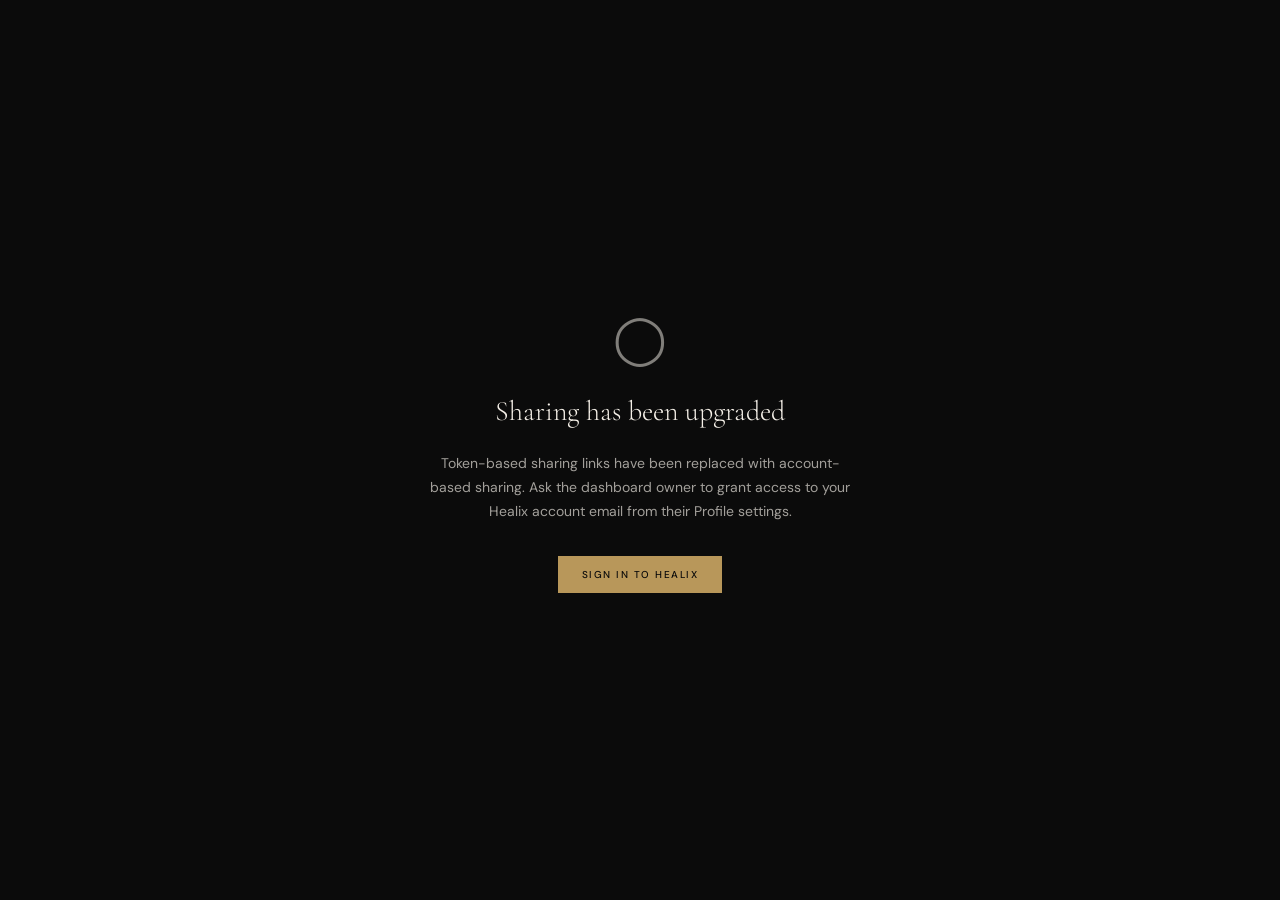
<file: share.html>
<!DOCTYPE html>
<html lang="en">
<head>
<meta charset="UTF-8">
<meta name="viewport" content="width=device-width, initial-scale=1.0">
<title>Healix — Sharing Updated</title>
<meta name="robots" content="noindex, nofollow">
<meta name="theme-color" content="#B8975A">
<link href="https://fonts.googleapis.com/css2?family=Cormorant+Garamond:ital,wght@0,300;0,400;0,600;1,300;1,400&family=DM+Sans:opsz,wght@9..40,300;9..40,400;9..40,500&display=swap" rel="stylesheet">
<link rel="stylesheet" href="theme.css">
<style>
html, body { height: 100%; }
body {
  font-family: var(--B); background: var(--dark); color: var(--cream);
  display: flex; align-items: center; justify-content: center;
  flex-direction: column; gap: 24px; padding: 40px;
}
.dep-icon { font-size: 48px; opacity: .5; }
.dep-title {
  font-family: var(--F); font-size: 28px; font-weight: 300;
  color: var(--cream); text-align: center;
}
.dep-text {
  font-size: 14px; color: var(--cream-dim); text-align: center;
  max-width: 420px; line-height: 1.7;
}
.dep-cta {
  font-size: 10px; letter-spacing: .15em; text-transform: uppercase;
  padding: 12px 24px; background: var(--gold); color: var(--dark); border: none;
  font-family: var(--B); font-weight: 500; cursor: pointer; transition: background .2s;
  text-decoration: none; margin-top: 8px;
}
.dep-cta:hover { background: var(--gold-light); }
</style>
</head>
<body>
  <div class="dep-icon">◯</div>
  <div class="dep-title">Sharing has been upgraded</div>
  <div class="dep-text">
    Token-based sharing links have been replaced with account-based sharing.
    Ask the dashboard owner to grant access to your Healix account email from
    their Profile settings.
  </div>
  <a href="https://usehealix.com/login.html" class="dep-cta">Sign in to Healix</a>
</body>
</html>
</file>
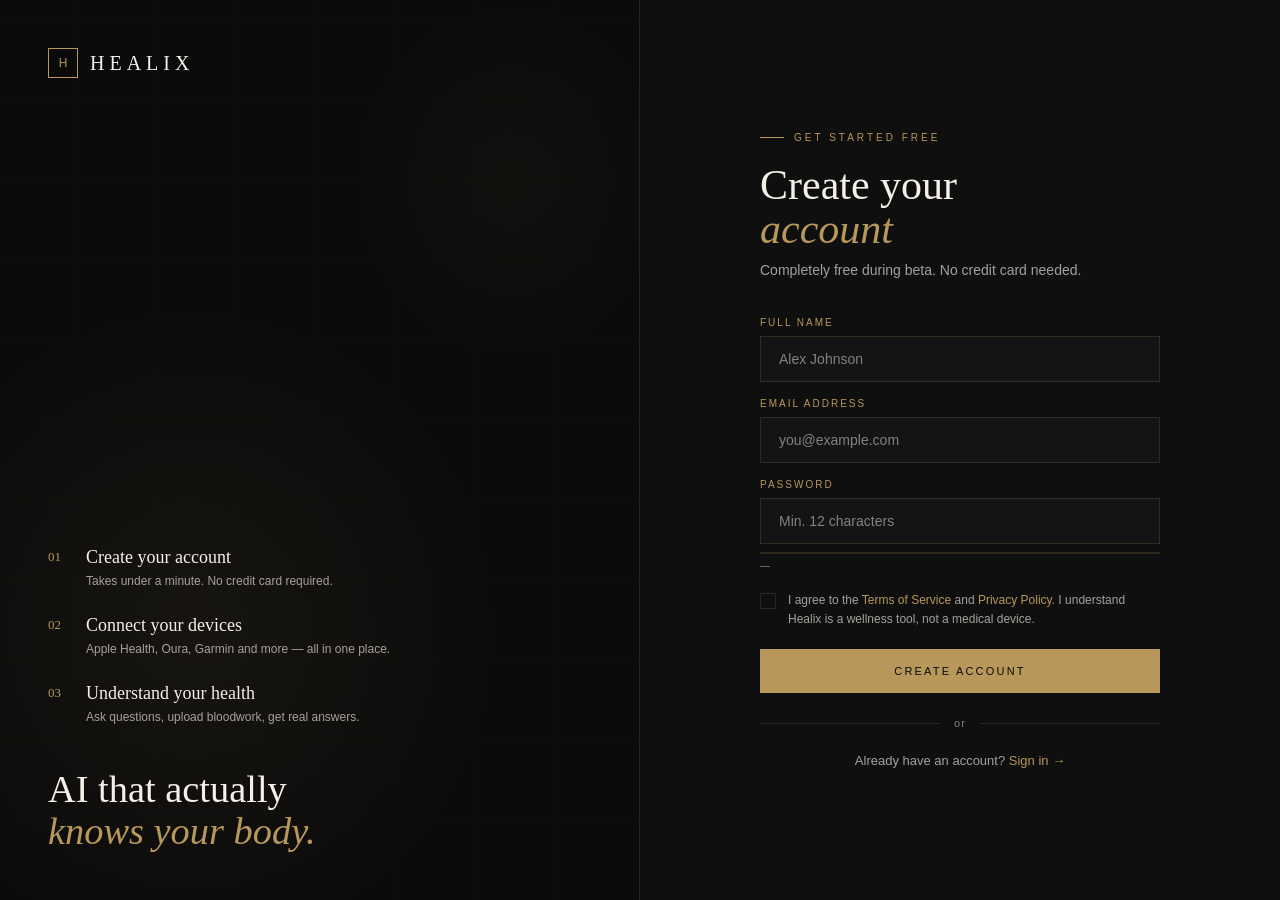
<file: signup.html>
<!DOCTYPE html>
<html lang="en">
<head>
<meta charset="UTF-8">
<meta name="viewport" content="width=device-width, initial-scale=1.0">
<meta http-equiv="Content-Security-Policy" content="default-src 'self'; script-src 'self' 'unsafe-inline'; style-src 'self' 'unsafe-inline' https://fonts.googleapis.com; font-src https://fonts.gstatic.com; connect-src https://mfjfcfuwjbhqgqmtmhwe.supabase.co https://nuihvxluxdpdjgkvtdih.supabase.co http://127.0.0.1:54321; img-src 'self' data:; frame-ancestors 'none';">
<title>Healix — Create Account</title>
<meta name="robots" content="noindex, nofollow">
<meta name="theme-color" content="#B8975A">
<link href="https://fonts.googleapis.com/css2?family=Cormorant+Garamond:ital,wght@0,300;0,400;0,600;1,300;1,400&family=DM+Sans:opsz,wght@9..40,300;9..40,400;9..40,500&display=swap" rel="stylesheet">
<link rel="stylesheet" href="theme.css">
<style>
html, body { height: 100%; }
body {
  font-family: var(--B); background: var(--dark); color: var(--cream);
  display: grid; grid-template-columns: 1fr 1fr; min-height: 100vh;
}

/* LEFT */
.left {
  position: relative; overflow: hidden;
  display: flex; flex-direction: column; justify-content: space-between;
  padding: 48px; border-right: 1px solid var(--gold-border);
}
.left-bg {
  position: absolute; inset: 0; z-index: 0;
  background:
    radial-gradient(ellipse 80% 60% at 30% 70%, rgba(184,151,90,.07), transparent 60%),
    radial-gradient(ellipse 50% 40% at 80% 20%, rgba(184,151,90,.04), transparent 50%);
}
.left-lines {
  position: absolute; inset: 0; z-index: 0; opacity: .018;
  background:
    repeating-linear-gradient(0deg, transparent, transparent 79px, var(--gold) 80px),
    repeating-linear-gradient(90deg, transparent, transparent 79px, var(--gold) 80px);
}
.left-content { position: relative; z-index: 1; }
.logo { display: flex; align-items: center; gap: 12px; text-decoration: none; }
.logo-mark { width: 30px; height: 30px; border: 1px solid var(--gold); display: grid; place-items: center; font-size: 12px; color: var(--gold); }
.logo-text { font-family: var(--F); font-size: 20px; font-weight: 300; letter-spacing: .25em; color: var(--cream); }
.left-bottom { position: relative; z-index: 1; }
.left-steps { display: flex; flex-direction: column; gap: 24px; margin-bottom: 40px; }
.left-step { display: flex; gap: 18px; align-items: flex-start; }
.left-step-num { font-family: var(--F); font-size: 13px; color: var(--gold); flex-shrink: 0; width: 20px; padding-top: 2px; }
.left-step-title { font-family: var(--F); font-size: 18px; font-weight: 400; margin-bottom: 4px; }
.left-step-desc { font-size: 12px; color: var(--cream-dim); line-height: 1.6; }
.left-quote { font-family: var(--F); font-size: clamp(28px, 3vw, 44px); font-weight: 300; line-height: 1.1; }
.left-quote em { font-style: italic; color: var(--gold); }

/* RIGHT */
.right {
  display: flex; align-items: center; justify-content: center;
  padding: 48px; background: var(--dark-2); overflow-y: auto;
}
.form-wrap { width: 100%; max-width: 400px; padding: 20px 0; }
.form-eyebrow { font-size: 10px; letter-spacing: .3em; text-transform: uppercase; color: var(--gold); margin-bottom: 20px; display: flex; align-items: center; gap: 10px; }
.form-eyebrow::before { content: ''; display: block; width: 24px; height: 1px; background: var(--gold); }
.form-title { font-family: var(--F); font-size: 42px; font-weight: 300; line-height: 1.05; margin-bottom: 8px; }
.form-title em { font-style: italic; color: var(--gold); }
.form-sub { font-size: 14px; color: var(--cream-dim); margin-bottom: 36px; line-height: 1.6; }

.field { margin-bottom: 16px; }
.field-label { font-size: 10px; letter-spacing: .2em; text-transform: uppercase; color: var(--gold); margin-bottom: 8px; display: block; }
.field-input {
  width: 100%; background: var(--dark-3); border: 1px solid var(--gold-border);
  color: var(--cream); font-family: var(--B); font-size: 14px;
  padding: 14px 18px; outline: none; transition: border-color .2s;
}
.field-input::placeholder { color: var(--muted); }
.field-input:focus { border-color: var(--gold-focus); }
.field-input.error { border-color: var(--error); }
.field-error { font-size: 11px; color: var(--error); margin-top: 6px; display: none; }
.field-error.show { display: block; }
.field-hint { font-size: 11px; color: var(--muted); margin-top: 6px; }

/* Password strength */
.pwd-strength { margin-top: 8px; }
.pwd-bar-track { height: 2px; background: var(--gold-border); margin-bottom: 6px; }
.pwd-bar-fill { height: 100%; width: 0%; transition: width .3s, background .3s; }
.pwd-label { font-size: 10px; letter-spacing: .1em; color: var(--muted); }

/* Terms */
.terms-wrap { display: flex; gap: 12px; align-items: flex-start; margin: 20px 0; cursor: pointer; }
.terms-check { width: 16px; height: 16px; border: 1px solid var(--gold-border); flex-shrink: 0; margin-top: 2px; position: relative; transition: border-color .2s, background .2s; }
.terms-check.checked { background: var(--gold); border-color: var(--gold); }
.terms-check.checked::after { content: '✓'; position: absolute; inset: 0; display: grid; place-items: center; font-size: 9px; color: var(--dark); }
.terms-text { font-size: 12px; color: var(--cream-dim); line-height: 1.6; }
.terms-text a { color: var(--gold); text-decoration: none; }
.terms-text a:hover { color: var(--gold-light); }

.submit-btn {
  width: 100%; padding: 16px; background: var(--gold); border: none;
  color: var(--dark); font-family: var(--B); font-size: 11px; font-weight: 500;
  letter-spacing: .2em; text-transform: uppercase; cursor: pointer;
  transition: background .25s, transform .2s, box-shadow .25s;
  position: relative;
}
.submit-btn:hover { background: var(--gold-light); transform: translateY(-1px); box-shadow: 0 10px 36px var(--gold-glow); }
.submit-btn:disabled { opacity: .5; cursor: not-allowed; transform: none; box-shadow: none; }
.submit-btn .btn-spinner { display: none; width: 14px; height: 14px; border: 2px solid rgba(11,11,11,.3); border-top-color: var(--dark); border-radius: 50%; animation: spin .6s linear infinite; margin: 0 auto; }
.submit-btn.loading .btn-text { display: none; }
.submit-btn.loading .btn-spinner { display: block; }
@keyframes spin { to { transform: rotate(360deg); } }

.form-alert { padding: 14px 18px; border: 1px solid; font-size: 13px; line-height: 1.5; margin-bottom: 20px; display: none; }
.form-alert.show { display: block; }
.form-alert.error { border-color: var(--error-border); background: var(--error-bg); color: var(--error); }
.form-alert.success { border-color: var(--success-border); background: var(--success-bg); color: var(--up); }

.divider { display: flex; align-items: center; gap: 14px; margin: 24px 0; }
.divider-line { flex: 1; height: 1px; background: var(--gold-border); }
.divider-text { font-size: 11px; color: var(--muted); letter-spacing: .1em; }

.switch-link { text-align: center; font-size: 13px; color: var(--cream-dim); margin-top: 20px; }
.switch-link a { color: var(--gold); text-decoration: none; }
.switch-link a:hover { color: var(--gold-light); }

.form-wrap > * { opacity: 0; animation: slideUp .5s ease forwards; }
.form-wrap > *:nth-child(1) { animation-delay: .05s; }
.form-wrap > *:nth-child(2) { animation-delay: .1s; }
.form-wrap > *:nth-child(3) { animation-delay: .15s; }
.form-wrap > *:nth-child(4) { animation-delay: .2s; }
.form-wrap > *:nth-child(5) { animation-delay: .25s; }
.form-wrap > *:nth-child(6) { animation-delay: .3s; }
.form-wrap > *:nth-child(7) { animation-delay: .35s; }
.form-wrap > *:nth-child(8) { animation-delay: .4s; }
.form-wrap > *:nth-child(9) { animation-delay: .45s; }
@keyframes slideUp { from { opacity: 0; transform: translateY(16px); } to { opacity: 1; transform: translateY(0); } }

@media (max-width: 768px) {
  body { grid-template-columns: 1fr; }
  .left { display: none; }
  .right { padding: 40px 24px; align-items: flex-start; padding-top: 80px; }
}
</style>
</head>
<body>

<!-- LEFT -->
<div class="left">
  <div class="left-bg"></div>
  <div class="left-lines"></div>
  <div class="left-content">
    <a href="index.html" class="logo">
      <div class="logo-mark">H</div>
      <span class="logo-text">HEALIX</span>
    </a>
  </div>
  <div class="left-bottom">
    <div class="left-steps">
      <div class="left-step">
        <div class="left-step-num">01</div>
        <div>
          <div class="left-step-title">Create your account</div>
          <div class="left-step-desc">Takes under a minute. No credit card required.</div>
        </div>
      </div>
      <div class="left-step">
        <div class="left-step-num">02</div>
        <div>
          <div class="left-step-title">Connect your devices</div>
          <div class="left-step-desc">Apple Health, Oura, Garmin and more — all in one place.</div>
        </div>
      </div>
      <div class="left-step">
        <div class="left-step-num">03</div>
        <div>
          <div class="left-step-title">Understand your health</div>
          <div class="left-step-desc">Ask questions, upload bloodwork, get real answers.</div>
        </div>
      </div>
    </div>
    <p class="left-quote">AI that actually<br><em>knows your body.</em></p>
  </div>
</div>

<!-- RIGHT -->
<div class="right">
  <div class="form-wrap">
    <div class="form-eyebrow">Get started free</div>
    <h1 class="form-title">Create your<br><em>account</em></h1>
    <p class="form-sub">Completely free during beta. No credit card needed.</p>

    <div class="form-alert" id="form-alert"></div>

    <div class="field">
      <label class="field-label" for="name">Full name</label>
      <input class="field-input" type="text" id="name" placeholder="Alex Johnson" autocomplete="name">
      <div class="field-error" id="name-error">Please enter your name.</div>
    </div>

    <div class="field">
      <label class="field-label" for="email">Email address</label>
      <input class="field-input" type="email" id="email" placeholder="you@example.com" autocomplete="email">
      <div class="field-error" id="email-error">Please enter a valid email address.</div>
    </div>

    <div class="field">
      <label class="field-label" for="password">Password</label>
      <input class="field-input" type="password" id="password" placeholder="Min. 12 characters" autocomplete="new-password" oninput="checkStrength(this.value)">
      <div class="pwd-strength">
        <div class="pwd-bar-track"><div class="pwd-bar-fill" id="pwd-bar"></div></div>
        <div class="pwd-label" id="pwd-label">—</div>
      </div>
      <div class="field-error" id="password-error">Password must be at least 8 characters.</div>
    </div>

    <div class="terms-wrap" onclick="toggleTerms()">
      <div class="terms-check" id="terms-check"></div>
      <p class="terms-text">I agree to the <a href="terms.html" target="_blank" onclick="event.stopPropagation()">Terms of Service</a> and <a href="privacy.html" target="_blank" onclick="event.stopPropagation()">Privacy Policy</a>. I understand Healix is a wellness tool, not a medical device.</p>
    </div>

    <button class="submit-btn" id="submit-btn" onclick="handleSignup()">
      <span class="btn-text">Create Account</span>
      <div class="btn-spinner"></div>
    </button>

    <div class="divider">
      <div class="divider-line"></div>
      <span class="divider-text">or</span>
      <div class="divider-line"></div>
    </div>

    <p class="switch-link">Already have an account? <a href="login.html">Sign in →</a></p>
  </div>
</div>

<script src="config.js"></script>
<script>
function supabaseRequest(endpoint, method, body) {
  return fetch(SUPABASE_URL + endpoint, {
    method: method || 'POST',
    headers: {
      'Content-Type': 'application/json',
      'apikey': SUPABASE_ANON_KEY,
      'Authorization': 'Bearer ' + SUPABASE_ANON_KEY
    },
    body: body ? JSON.stringify(body) : undefined
  }).then(function(r) { return r.json(); });
}

// Password strength
function checkStrength(val) {
  var bar = document.getElementById('pwd-bar');
  var label = document.getElementById('pwd-label');
  if (!val) { bar.style.width='0%'; label.textContent='—'; label.style.color='var(--muted)'; return; }
  var score = 0;
  if (val.length >= 12) score++;
  if (val.length >= 16) score++;
  if (/[A-Z]/.test(val)) score++;
  if (/[0-9]/.test(val)) score++;
  if (/[^A-Za-z0-9]/.test(val)) score++;
  var levels = [
    { w:'20%', color:'var(--error)', text:'Too short' },
    { w:'40%', color:'var(--warn)', text:'Weak' },
    { w:'60%', color:'var(--warn)', text:'Fair' },
    { w:'80%', color:'var(--up)', text:'Good' },
    { w:'100%', color:'var(--up)', text:'Strong' }
  ];
  var l = levels[Math.min(score, 4)];
  bar.style.width = l.w;
  bar.style.background = l.color;
  label.textContent = l.text;
  label.style.color = l.color;
}

// Terms toggle
var termsAccepted = false;
function toggleTerms() {
  termsAccepted = !termsAccepted;
  document.getElementById('terms-check').classList.toggle('checked', termsAccepted);
}

function showAlert(msg, type) {
  var el = document.getElementById('form-alert');
  el.textContent = msg;
  el.className = 'form-alert show ' + (type || 'error');
}
function hideAlert() { document.getElementById('form-alert').className = 'form-alert'; }

function setLoading(loading) {
  var btn = document.getElementById('submit-btn');
  btn.classList.toggle('loading', loading);
  btn.disabled = loading;
}

function validateEmail(val) { return /^[^\s@]+@[^\s@]+\.[^\s@]+$/.test(val); }

function handleSignup() {
  hideAlert();
  var name = document.getElementById('name').value.trim();
  var email = document.getElementById('email').value.trim();
  var password = document.getElementById('password').value;
  var valid = true;

  // Clear errors
  ['name','email','password'].forEach(function(f) {
    document.getElementById(f).classList.remove('error');
    document.getElementById(f+'-error').classList.remove('show');
  });

  if (!name) {
    document.getElementById('name').classList.add('error');
    document.getElementById('name-error').classList.add('show');
    valid = false;
  }
  if (!validateEmail(email)) {
    document.getElementById('email').classList.add('error');
    document.getElementById('email-error').classList.add('show');
    valid = false;
  }
  if (password.length < 12) {
    document.getElementById('password').classList.add('error');
    document.getElementById('password-error').textContent = 'Password must be at least 12 characters';
    document.getElementById('password-error').classList.add('show');
    valid = false;
  }
  if (!termsAccepted) {
    showAlert('Please accept the Terms of Service to continue.');
    valid = false;
  }
  if (!valid) return;

  setLoading(true);

  var basePath = window.location.pathname.startsWith('/dev/') ? '/dev/' : '/';
  var redirectTo = encodeURIComponent(window.location.origin + basePath + 'confirm.html');
  supabaseRequest('/auth/v1/signup?redirect_to=' + redirectTo, 'POST', {
    email: email,
    password: password,
    data: { full_name: name }
  }).then(function(data) {
    setLoading(false);
    if (data.error || data.error_description || data.msg) {
      showAlert(data.error_description || data.msg || data.error || 'Something went wrong. Please try again.');
    } else if (data.id || (data.user && data.user.id)) {
      // Supabase returns a fake success with empty identities when the email
      // already exists (to prevent user enumeration). Detect this and show a
      // helpful message instead of redirecting to the confirm page.
      var user = data.user || data;
      if (user.identities && user.identities.length === 0) {
        showAlert('An account with this email may already exist. Try signing in instead, or reset your password.');
        return;
      }
      // Real success — redirect to confirm page
      localStorage.setItem('healix_pending_email', email);
      window.location.href = 'confirm.html';
    } else {
      console.error('[Signup] Unexpected response:', data);
      showAlert('Something went wrong. Please try again.');
    }
  }).catch(function(err) {
    setLoading(false);
    console.error('[Signup] Network error:', err);
    showAlert('Unable to connect. Please check your connection and try again.');
  });
}

document.addEventListener('keydown', function(e) {
  if (e.key === 'Enter') handleSignup();
});
</script>
</body>
</html>
</file>
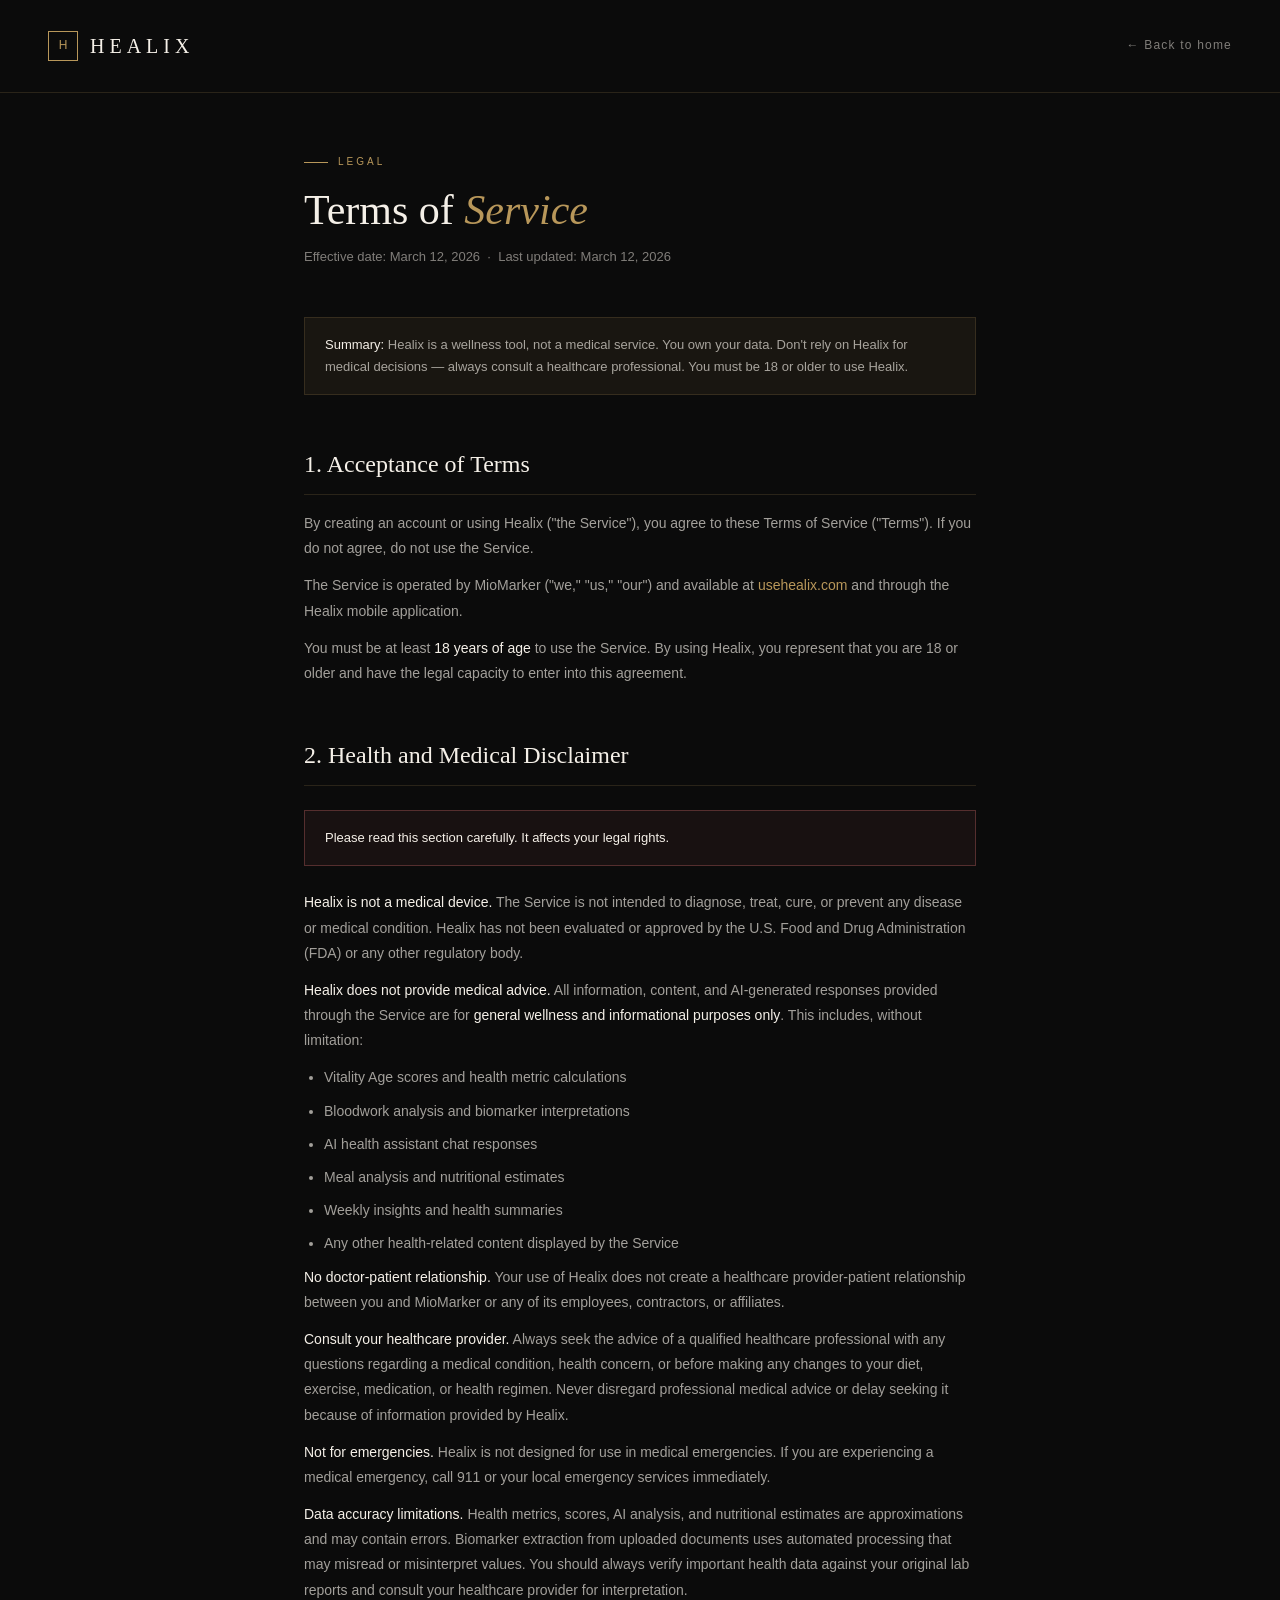
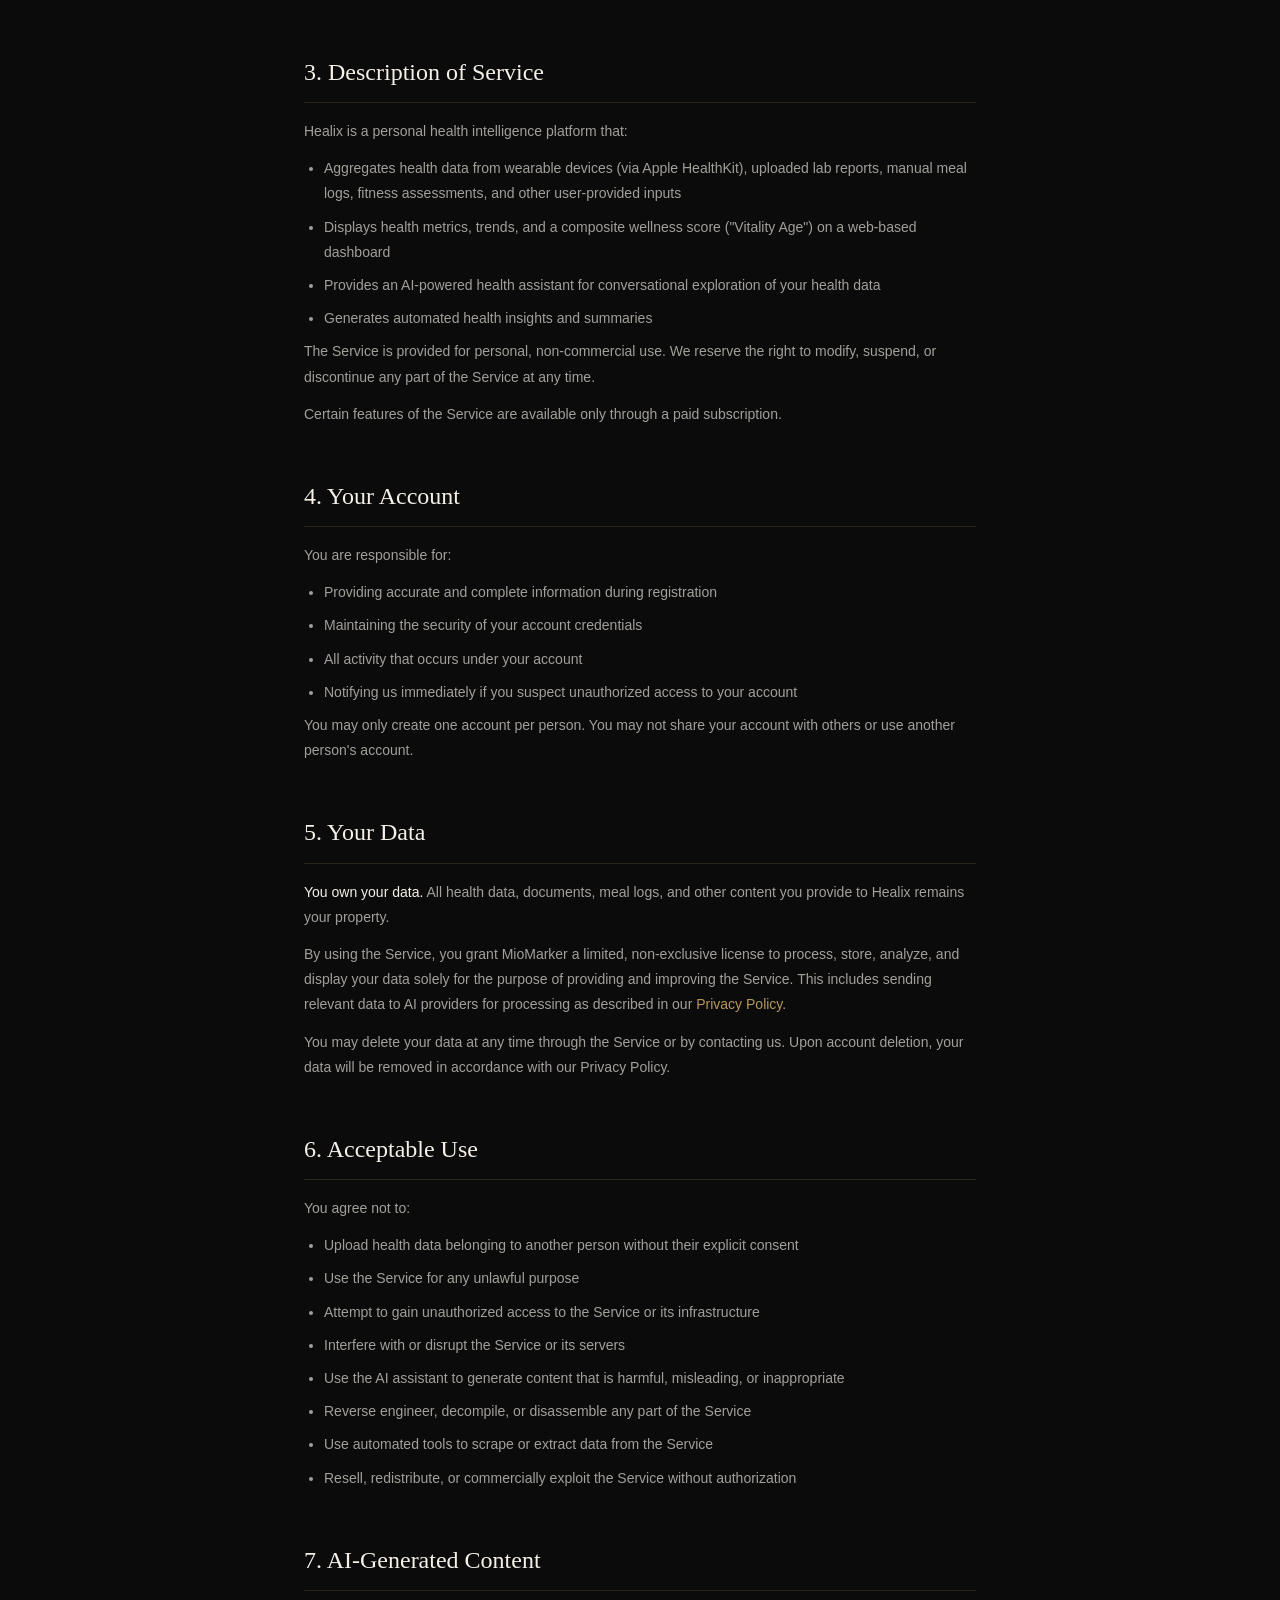
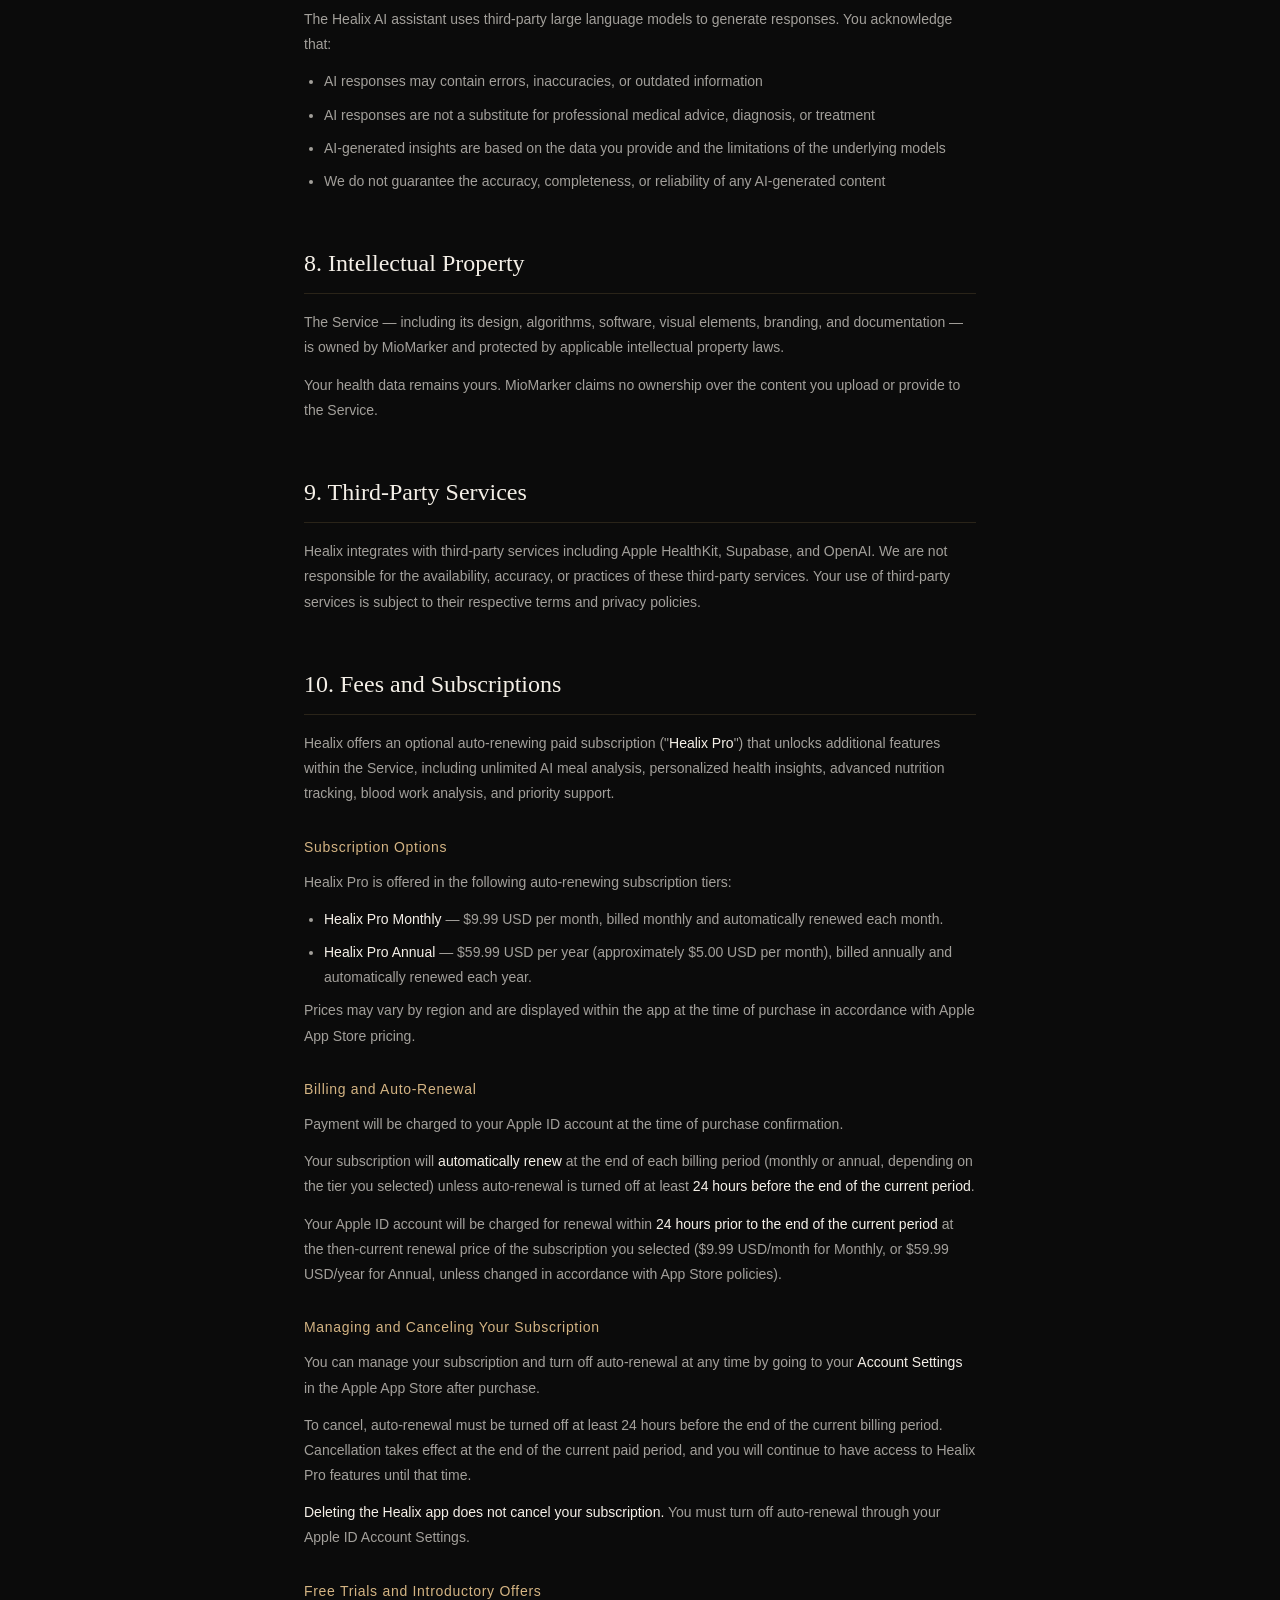
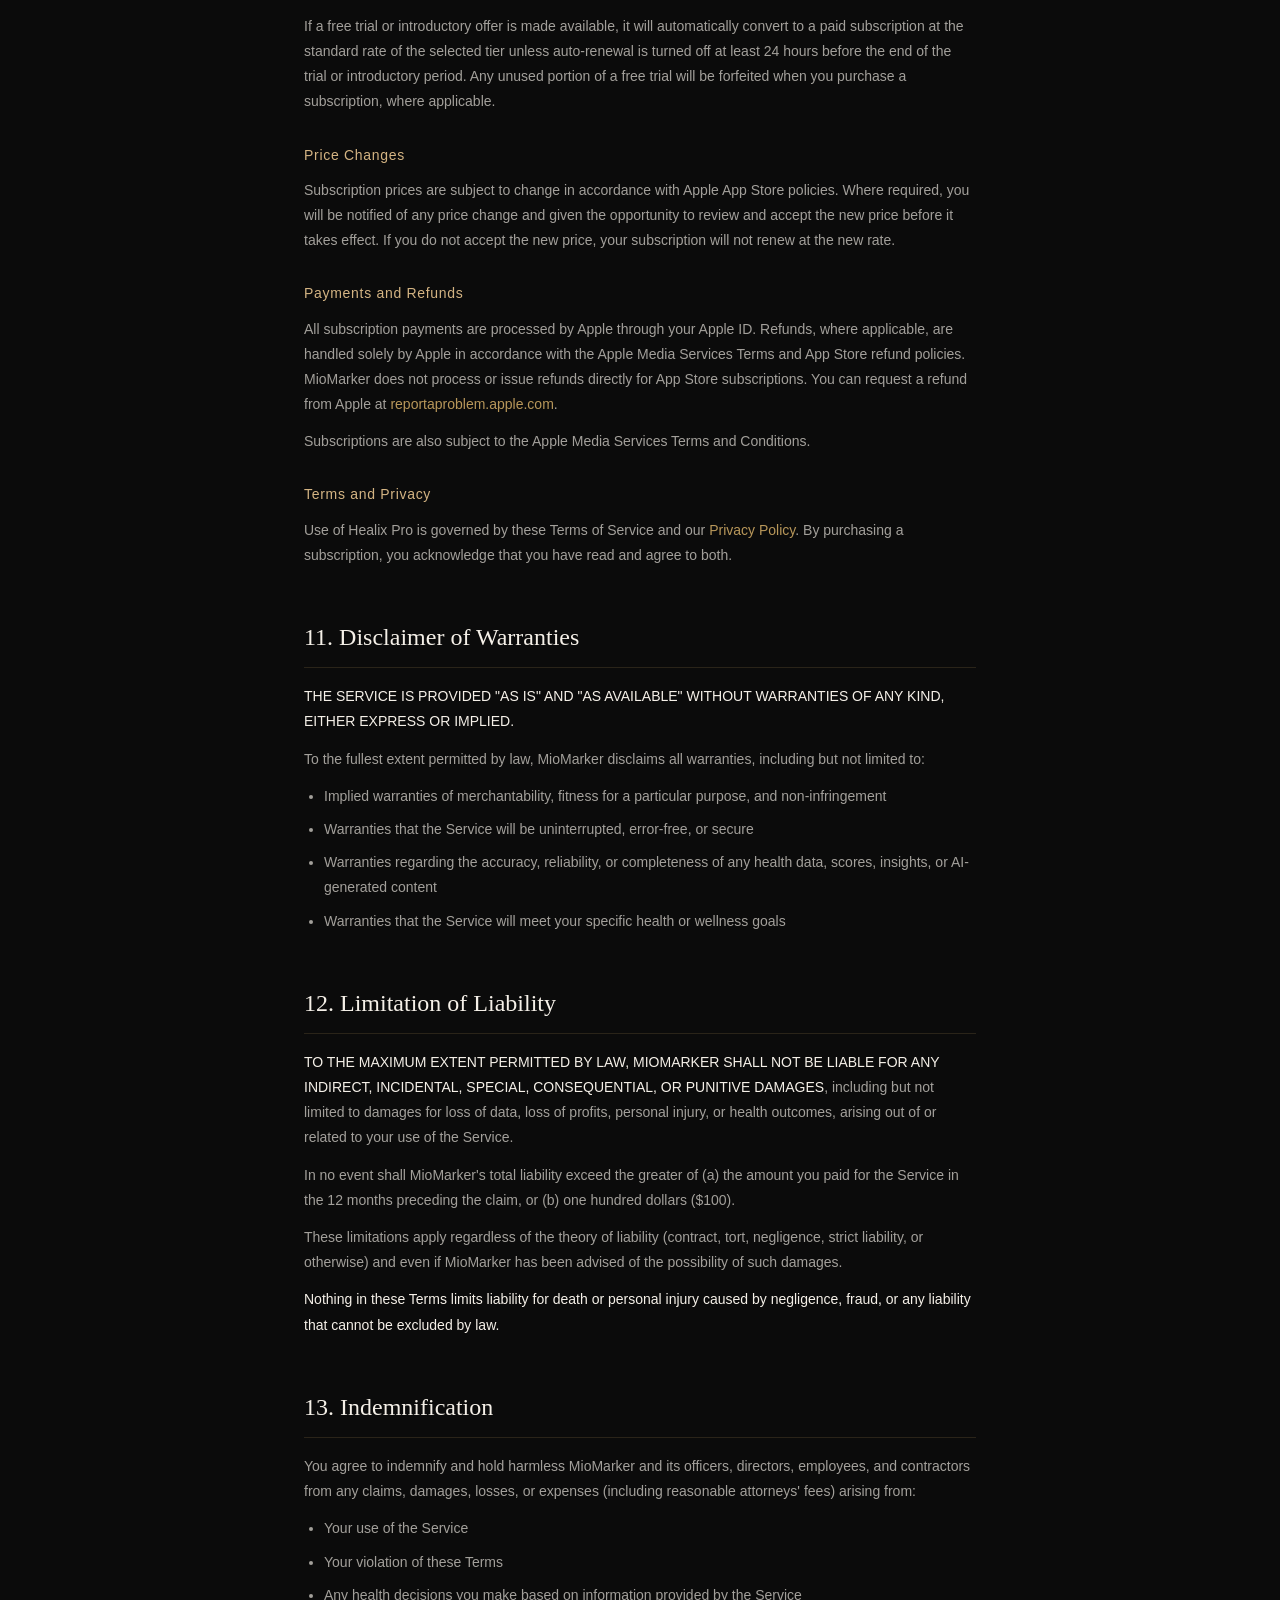
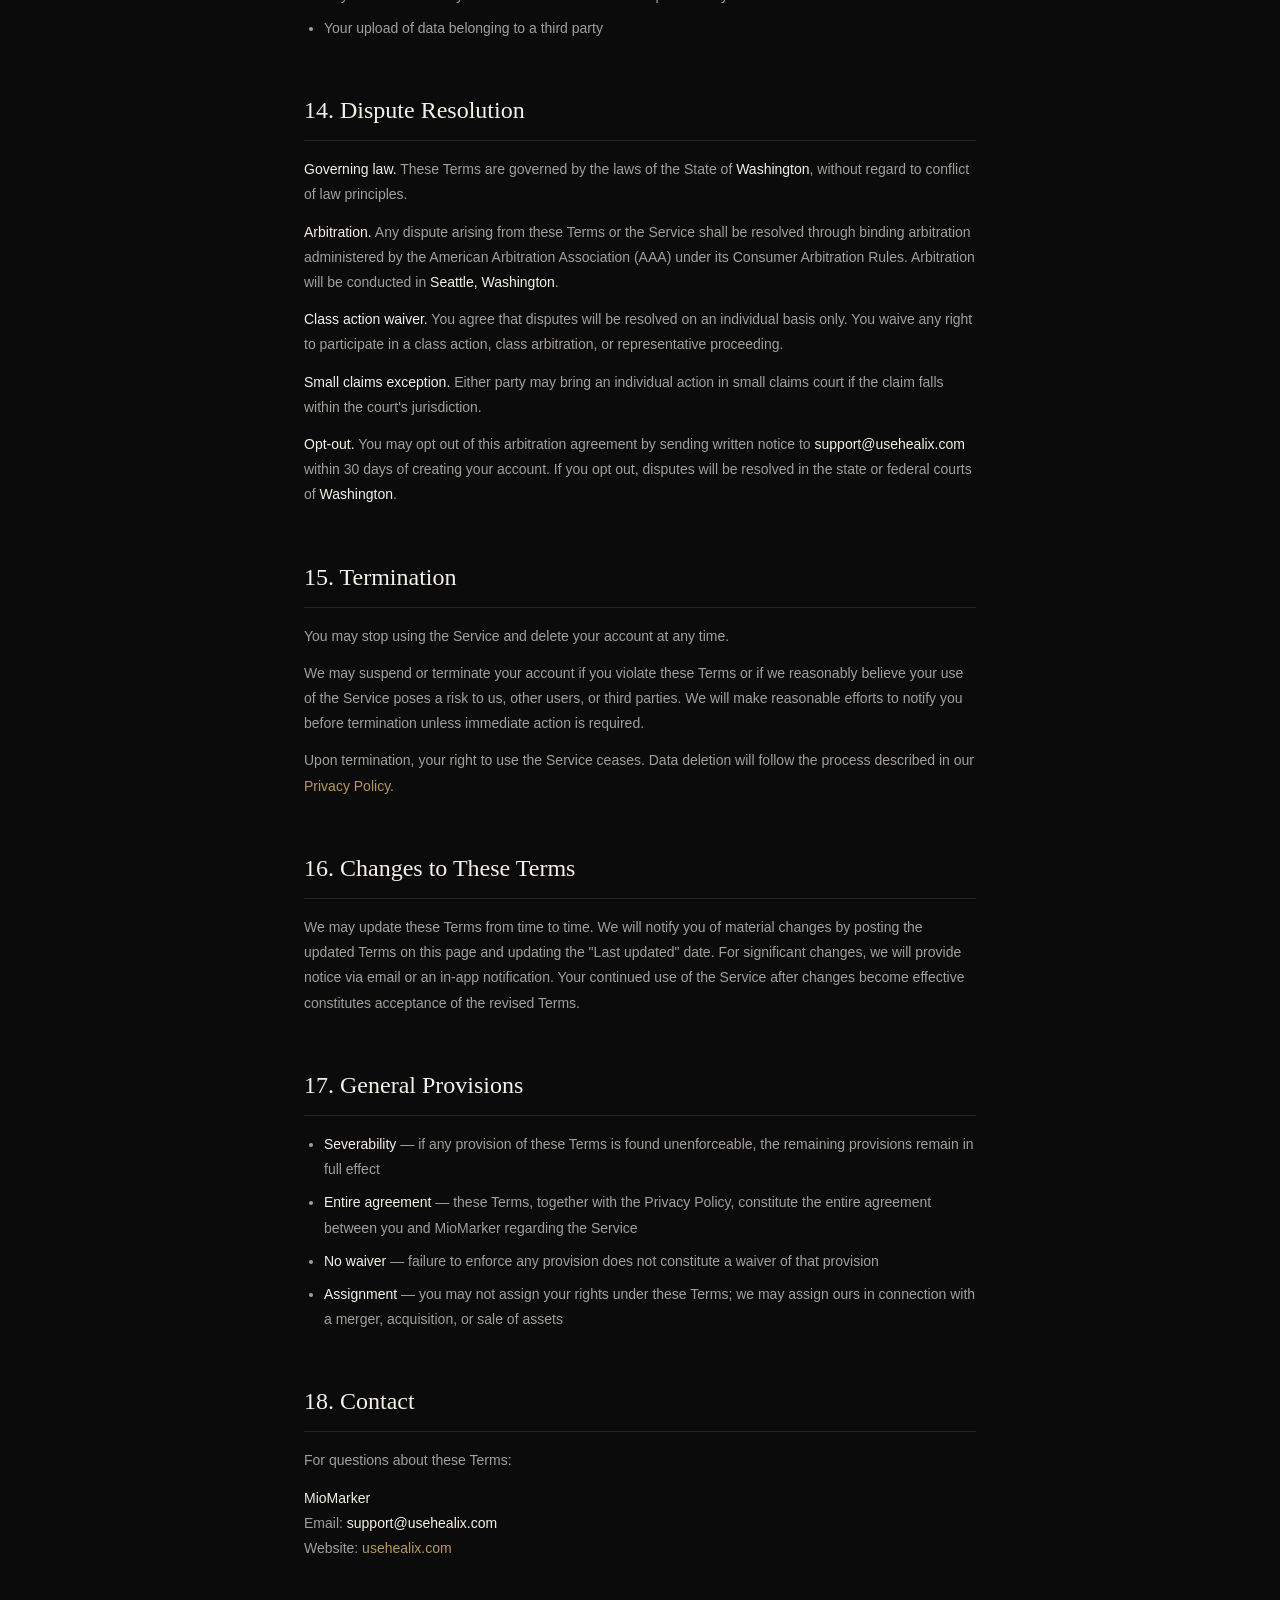
<file: terms.html>
<!DOCTYPE html>
<html lang="en">
<head>
<meta charset="UTF-8">
<meta name="viewport" content="width=device-width, initial-scale=1.0">
<meta http-equiv="Content-Security-Policy" content="default-src 'self'; script-src 'self' 'unsafe-inline'; style-src 'self' 'unsafe-inline' https://fonts.googleapis.com; font-src https://fonts.gstatic.com; connect-src https://mfjfcfuwjbhqgqmtmhwe.supabase.co https://nuihvxluxdpdjgkvtdih.supabase.co http://127.0.0.1:54321; img-src 'self' data:; frame-ancestors 'none';">
<title>Healix — Terms of Service</title>
<meta name="description" content="Healix terms of service. Read the terms governing use of the Healix health intelligence platform.">
<link rel="canonical" href="https://usehealix.com/terms.html">
<meta name="theme-color" content="#B8975A">
<link href="https://fonts.googleapis.com/css2?family=Cormorant+Garamond:ital,wght@0,300;0,400;0,600;1,300;1,400&family=DM+Sans:opsz,wght@9..40,300;9..40,400;9..40,500&display=swap" rel="stylesheet">
<link rel="stylesheet" href="theme.css">
<style>
html, body { height: 100%; }
body {
  font-family: var(--B); background: var(--dark); color: var(--cream);
  margin: 0; padding: 0; line-height: 1.8;
}
.legal-header {
  border-bottom: 1px solid var(--gold-border);
  padding: 28px 48px;
  display: flex; align-items: center; justify-content: space-between;
}
.logo { display: flex; align-items: center; gap: 12px; text-decoration: none; }
.logo-mark { width: 30px; height: 30px; border: 1px solid var(--gold); display: grid; place-items: center; font-size: 12px; color: var(--gold); }
.logo-text { font-family: var(--F); font-size: 20px; font-weight: 300; letter-spacing: .25em; color: var(--cream); }
.back-link { font-size: 12px; color: var(--muted); text-decoration: none; letter-spacing: .1em; transition: color .2s; }
.back-link:hover { color: var(--gold); }
.legal-wrap {
  max-width: 720px; margin: 0 auto; padding: 60px 24px 100px;
}
.legal-eyebrow {
  font-size: 10px; letter-spacing: .3em; text-transform: uppercase;
  color: var(--gold); margin-bottom: 16px;
  display: flex; align-items: center; gap: 10px;
}
.legal-eyebrow::before { content: ''; display: block; width: 24px; height: 1px; background: var(--gold); }
.legal-title {
  font-family: var(--F); font-size: 42px; font-weight: 300;
  line-height: 1.1; margin-bottom: 12px;
}
.legal-title em { font-style: italic; color: var(--gold); }
.legal-updated {
  font-size: 13px; color: var(--muted); margin-bottom: 48px;
}
h2 {
  font-family: var(--F); font-size: 24px; font-weight: 400;
  margin: 48px 0 16px; color: var(--cream);
  padding-bottom: 8px; border-bottom: 1px solid var(--gold-border);
}
h3 {
  font-family: var(--B); font-size: 14px; font-weight: 500;
  letter-spacing: .05em; margin: 28px 0 10px; color: var(--gold-light);
}
p, li { font-size: 14px; color: var(--cream-dim); margin-bottom: 12px; }
ul { padding-left: 20px; }
li { margin-bottom: 8px; }
strong { color: var(--cream); font-weight: 500; }
a { color: var(--gold); text-decoration: none; }
a:hover { color: var(--gold-light); }
.legal-note {
  background: var(--gold-faint); border: 1px solid var(--gold-border);
  padding: 16px 20px; margin: 24px 0; font-size: 13px; color: var(--cream-dim);
  line-height: 1.7;
}
.legal-warning {
  background: rgba(224,112,112,0.06); border: 1px solid rgba(224,112,112,0.3);
  padding: 16px 20px; margin: 24px 0; font-size: 13px; color: var(--cream-dim);
  line-height: 1.7;
}
@media (max-width: 600px) {
  .legal-header { padding: 20px 24px; }
  .legal-title { font-size: 32px; }
  h2 { font-size: 20px; }
}
</style>
</head>
<body>

<div class="legal-header">
  <a href="index.html" class="logo">
    <div class="logo-mark">H</div>
    <span class="logo-text">HEALIX</span>
  </a>
  <a href="index.html" class="back-link">← Back to home</a>
</div>

<div class="legal-wrap">
  <div class="legal-eyebrow">Legal</div>
  <h1 class="legal-title">Terms of <em>Service</em></h1>
  <p class="legal-updated">Effective date: March 12, 2026 &nbsp;·&nbsp; Last updated: March 12, 2026</p>

  <div class="legal-note">
    <strong>Summary:</strong> Healix is a wellness tool, not a medical service. You own your data. Don't rely on Healix for medical decisions — always consult a healthcare professional. You must be 18 or older to use Healix.
  </div>

  <h2>1. Acceptance of Terms</h2>
  <p>By creating an account or using Healix ("the Service"), you agree to these Terms of Service ("Terms"). If you do not agree, do not use the Service.</p>
  <p>The Service is operated by MioMarker ("we," "us," "our") and available at <a href="https://usehealix.com">usehealix.com</a> and through the Healix mobile application.</p>
  <p>You must be at least <strong>18 years of age</strong> to use the Service. By using Healix, you represent that you are 18 or older and have the legal capacity to enter into this agreement.</p>

  <h2>2. Health and Medical Disclaimer</h2>
  <div class="legal-warning">
    <strong>Please read this section carefully. It affects your legal rights.</strong>
  </div>
  <p><strong>Healix is not a medical device.</strong> The Service is not intended to diagnose, treat, cure, or prevent any disease or medical condition. Healix has not been evaluated or approved by the U.S. Food and Drug Administration (FDA) or any other regulatory body.</p>
  <p><strong>Healix does not provide medical advice.</strong> All information, content, and AI-generated responses provided through the Service are for <strong>general wellness and informational purposes only</strong>. This includes, without limitation:</p>
  <ul>
    <li>Vitality Age scores and health metric calculations</li>
    <li>Bloodwork analysis and biomarker interpretations</li>
    <li>AI health assistant chat responses</li>
    <li>Meal analysis and nutritional estimates</li>
    <li>Weekly insights and health summaries</li>
    <li>Any other health-related content displayed by the Service</li>
  </ul>
  <p><strong>No doctor-patient relationship.</strong> Your use of Healix does not create a healthcare provider-patient relationship between you and MioMarker or any of its employees, contractors, or affiliates.</p>
  <p><strong>Consult your healthcare provider.</strong> Always seek the advice of a qualified healthcare professional with any questions regarding a medical condition, health concern, or before making any changes to your diet, exercise, medication, or health regimen. Never disregard professional medical advice or delay seeking it because of information provided by Healix.</p>
  <p><strong>Not for emergencies.</strong> Healix is not designed for use in medical emergencies. If you are experiencing a medical emergency, call 911 or your local emergency services immediately.</p>
  <p><strong>Data accuracy limitations.</strong> Health metrics, scores, AI analysis, and nutritional estimates are approximations and may contain errors. Biomarker extraction from uploaded documents uses automated processing that may misread or misinterpret values. You should always verify important health data against your original lab reports and consult your healthcare provider for interpretation.</p>

  <h2>3. Description of Service</h2>
  <p>Healix is a personal health intelligence platform that:</p>
  <ul>
    <li>Aggregates health data from wearable devices (via Apple HealthKit), uploaded lab reports, manual meal logs, fitness assessments, and other user-provided inputs</li>
    <li>Displays health metrics, trends, and a composite wellness score ("Vitality Age") on a web-based dashboard</li>
    <li>Provides an AI-powered health assistant for conversational exploration of your health data</li>
    <li>Generates automated health insights and summaries</li>
  </ul>
  <p>The Service is provided for personal, non-commercial use. We reserve the right to modify, suspend, or discontinue any part of the Service at any time.</p>
  <p>Certain features of the Service are available only through a paid subscription.</p>

  <h2>4. Your Account</h2>
  <p>You are responsible for:</p>
  <ul>
    <li>Providing accurate and complete information during registration</li>
    <li>Maintaining the security of your account credentials</li>
    <li>All activity that occurs under your account</li>
    <li>Notifying us immediately if you suspect unauthorized access to your account</li>
  </ul>
  <p>You may only create one account per person. You may not share your account with others or use another person's account.</p>

  <h2>5. Your Data</h2>
  <p><strong>You own your data.</strong> All health data, documents, meal logs, and other content you provide to Healix remains your property.</p>
  <p>By using the Service, you grant MioMarker a limited, non-exclusive license to process, store, analyze, and display your data solely for the purpose of providing and improving the Service. This includes sending relevant data to AI providers for processing as described in our <a href="privacy.html">Privacy Policy</a>.</p>
  <p>You may delete your data at any time through the Service or by contacting us. Upon account deletion, your data will be removed in accordance with our Privacy Policy.</p>

  <h2>6. Acceptable Use</h2>
  <p>You agree not to:</p>
  <ul>
    <li>Upload health data belonging to another person without their explicit consent</li>
    <li>Use the Service for any unlawful purpose</li>
    <li>Attempt to gain unauthorized access to the Service or its infrastructure</li>
    <li>Interfere with or disrupt the Service or its servers</li>
    <li>Use the AI assistant to generate content that is harmful, misleading, or inappropriate</li>
    <li>Reverse engineer, decompile, or disassemble any part of the Service</li>
    <li>Use automated tools to scrape or extract data from the Service</li>
    <li>Resell, redistribute, or commercially exploit the Service without authorization</li>
  </ul>

  <h2>7. AI-Generated Content</h2>
  <p>The Healix AI assistant uses third-party large language models to generate responses. You acknowledge that:</p>
  <ul>
    <li>AI responses may contain errors, inaccuracies, or outdated information</li>
    <li>AI responses are not a substitute for professional medical advice, diagnosis, or treatment</li>
    <li>AI-generated insights are based on the data you provide and the limitations of the underlying models</li>
    <li>We do not guarantee the accuracy, completeness, or reliability of any AI-generated content</li>
  </ul>

  <h2>8. Intellectual Property</h2>
  <p>The Service — including its design, algorithms, software, visual elements, branding, and documentation — is owned by MioMarker and protected by applicable intellectual property laws.</p>
  <p>Your health data remains yours. MioMarker claims no ownership over the content you upload or provide to the Service.</p>

  <h2>9. Third-Party Services</h2>
  <p>Healix integrates with third-party services including Apple HealthKit, Supabase, and OpenAI. We are not responsible for the availability, accuracy, or practices of these third-party services. Your use of third-party services is subject to their respective terms and privacy policies.</p>

  <h2>10. Fees and Subscriptions</h2>
  <p>Healix offers an optional auto-renewing paid subscription ("<strong>Healix Pro</strong>") that unlocks additional features within the Service, including unlimited AI meal analysis, personalized health insights, advanced nutrition tracking, blood work analysis, and priority support.</p>

  <h3>Subscription Options</h3>
  <p>Healix Pro is offered in the following auto-renewing subscription tiers:</p>
  <ul>
    <li><strong>Healix Pro Monthly</strong> — $9.99 USD per month, billed monthly and automatically renewed each month.</li>
    <li><strong>Healix Pro Annual</strong> — $59.99 USD per year (approximately $5.00 USD per month), billed annually and automatically renewed each year.</li>
  </ul>
  <p>Prices may vary by region and are displayed within the app at the time of purchase in accordance with Apple App Store pricing.</p>

  <h3>Billing and Auto-Renewal</h3>
  <p>Payment will be charged to your Apple ID account at the time of purchase confirmation.</p>
  <p>Your subscription will <strong>automatically renew</strong> at the end of each billing period (monthly or annual, depending on the tier you selected) unless auto-renewal is turned off at least <strong>24 hours before the end of the current period</strong>.</p>
  <p>Your Apple ID account will be charged for renewal within <strong>24 hours prior to the end of the current period</strong> at the then-current renewal price of the subscription you selected ($9.99 USD/month for Monthly, or $59.99 USD/year for Annual, unless changed in accordance with App Store policies).</p>

  <h3>Managing and Canceling Your Subscription</h3>
  <p>You can manage your subscription and turn off auto-renewal at any time by going to your <strong>Account Settings</strong> in the Apple App Store after purchase.</p>
  <p>To cancel, auto-renewal must be turned off at least 24 hours before the end of the current billing period. Cancellation takes effect at the end of the current paid period, and you will continue to have access to Healix Pro features until that time.</p>
  <p><strong>Deleting the Healix app does not cancel your subscription.</strong> You must turn off auto-renewal through your Apple ID Account Settings.</p>

  <h3>Free Trials and Introductory Offers</h3>
  <p>If a free trial or introductory offer is made available, it will automatically convert to a paid subscription at the standard rate of the selected tier unless auto-renewal is turned off at least 24 hours before the end of the trial or introductory period. Any unused portion of a free trial will be forfeited when you purchase a subscription, where applicable.</p>

  <h3>Price Changes</h3>
  <p>Subscription prices are subject to change in accordance with Apple App Store policies. Where required, you will be notified of any price change and given the opportunity to review and accept the new price before it takes effect. If you do not accept the new price, your subscription will not renew at the new rate.</p>

  <h3>Payments and Refunds</h3>
  <p>All subscription payments are processed by Apple through your Apple ID. Refunds, where applicable, are handled solely by Apple in accordance with the Apple Media Services Terms and App Store refund policies. MioMarker does not process or issue refunds directly for App Store subscriptions. You can request a refund from Apple at <a href="https://reportaproblem.apple.com">reportaproblem.apple.com</a>.</p>
  <p>Subscriptions are also subject to the Apple Media Services Terms and Conditions.</p>

  <h3>Terms and Privacy</h3>
  <p>Use of Healix Pro is governed by these Terms of Service and our <a href="privacy.html">Privacy Policy</a>. By purchasing a subscription, you acknowledge that you have read and agree to both.</p>

  <h2>11. Disclaimer of Warranties</h2>
  <p><strong>THE SERVICE IS PROVIDED "AS IS" AND "AS AVAILABLE" WITHOUT WARRANTIES OF ANY KIND, EITHER EXPRESS OR IMPLIED.</strong></p>
  <p>To the fullest extent permitted by law, MioMarker disclaims all warranties, including but not limited to:</p>
  <ul>
    <li>Implied warranties of merchantability, fitness for a particular purpose, and non-infringement</li>
    <li>Warranties that the Service will be uninterrupted, error-free, or secure</li>
    <li>Warranties regarding the accuracy, reliability, or completeness of any health data, scores, insights, or AI-generated content</li>
    <li>Warranties that the Service will meet your specific health or wellness goals</li>
  </ul>

  <h2>12. Limitation of Liability</h2>
  <p><strong>TO THE MAXIMUM EXTENT PERMITTED BY LAW, MIOMARKER SHALL NOT BE LIABLE FOR ANY INDIRECT, INCIDENTAL, SPECIAL, CONSEQUENTIAL, OR PUNITIVE DAMAGES</strong>, including but not limited to damages for loss of data, loss of profits, personal injury, or health outcomes, arising out of or related to your use of the Service.</p>
  <p>In no event shall MioMarker's total liability exceed the greater of (a) the amount you paid for the Service in the 12 months preceding the claim, or (b) one hundred dollars ($100).</p>
  <p>These limitations apply regardless of the theory of liability (contract, tort, negligence, strict liability, or otherwise) and even if MioMarker has been advised of the possibility of such damages.</p>
  <p><strong>Nothing in these Terms limits liability for death or personal injury caused by negligence, fraud, or any liability that cannot be excluded by law.</strong></p>

  <h2>13. Indemnification</h2>
  <p>You agree to indemnify and hold harmless MioMarker and its officers, directors, employees, and contractors from any claims, damages, losses, or expenses (including reasonable attorneys' fees) arising from:</p>
  <ul>
    <li>Your use of the Service</li>
    <li>Your violation of these Terms</li>
    <li>Any health decisions you make based on information provided by the Service</li>
    <li>Your upload of data belonging to a third party</li>
  </ul>

  <h2>14. Dispute Resolution</h2>
  <p><strong>Governing law.</strong> These Terms are governed by the laws of the State of <strong>Washington</strong>, without regard to conflict of law principles.</p>
  <p><strong>Arbitration.</strong> Any dispute arising from these Terms or the Service shall be resolved through binding arbitration administered by the American Arbitration Association (AAA) under its Consumer Arbitration Rules. Arbitration will be conducted in <strong>Seattle, Washington</strong>.</p>
  <p><strong>Class action waiver.</strong> You agree that disputes will be resolved on an individual basis only. You waive any right to participate in a class action, class arbitration, or representative proceeding.</p>
  <p><strong>Small claims exception.</strong> Either party may bring an individual action in small claims court if the claim falls within the court's jurisdiction.</p>
  <p><strong>Opt-out.</strong> You may opt out of this arbitration agreement by sending written notice to <strong>support@usehealix.com</strong> within 30 days of creating your account. If you opt out, disputes will be resolved in the state or federal courts of <strong>Washington</strong>.</p>

  <h2>15. Termination</h2>
  <p>You may stop using the Service and delete your account at any time.</p>
  <p>We may suspend or terminate your account if you violate these Terms or if we reasonably believe your use of the Service poses a risk to us, other users, or third parties. We will make reasonable efforts to notify you before termination unless immediate action is required.</p>
  <p>Upon termination, your right to use the Service ceases. Data deletion will follow the process described in our <a href="privacy.html">Privacy Policy</a>.</p>

  <h2>16. Changes to These Terms</h2>
  <p>We may update these Terms from time to time. We will notify you of material changes by posting the updated Terms on this page and updating the "Last updated" date. For significant changes, we will provide notice via email or an in-app notification. Your continued use of the Service after changes become effective constitutes acceptance of the revised Terms.</p>

  <h2>17. General Provisions</h2>
  <ul>
    <li><strong>Severability</strong> — if any provision of these Terms is found unenforceable, the remaining provisions remain in full effect</li>
    <li><strong>Entire agreement</strong> — these Terms, together with the Privacy Policy, constitute the entire agreement between you and MioMarker regarding the Service</li>
    <li><strong>No waiver</strong> — failure to enforce any provision does not constitute a waiver of that provision</li>
    <li><strong>Assignment</strong> — you may not assign your rights under these Terms; we may assign ours in connection with a merger, acquisition, or sale of assets</li>
  </ul>

  <h2>18. Contact</h2>
  <p>For questions about these Terms:</p>
  <p>
    <strong>MioMarker</strong><br>
    Email: <strong>support@usehealix.com</strong><br>
    Website: <a href="https://usehealix.com">usehealix.com</a>
  </p>
</div>

</body>
</html>
</file>
<file: theme.css>
/* ── HEALIX THEME ──
   Centralized design tokens. All pages import this file.
   To tweak the theme, edit ONLY this file. */

*, *::before, *::after { box-sizing: border-box; margin: 0; padding: 0; }

:root {
  /* ── Core palette ── */
  --cream: #F5F0E8;
  --cream-dim: rgba(245,240,232,0.65);
  --cream-faint: rgba(245,240,232,0.08);

  --dark: #0B0B0B;
  --dark-2: #0F0F0F;
  --dark-3: #141414;
  --dark-4: #1A1A1A;

  --gold: #B8975A;
  --gold-light: #D4B483;
  --gold-faint: rgba(184,151,90,0.08);
  --gold-border: rgba(184,151,90,0.18);
  --gold-focus: rgba(184,151,90,0.5);
  --gold-glow: rgba(184,151,90,0.25);
  --gold-hover: rgba(184,151,90,0.4);
  --gold-partial: rgba(184,151,90,0.35);

  /* Teal accent (interactive elements) */
  --teal: #14b8a6;
  --teal-light: #2DD4BF;
  --teal-faint: rgba(20, 184, 166, 0.08);
  --teal-border: rgba(20, 184, 166, 0.18);
  --teal-hover: rgba(20, 184, 166, 0.4);

  --muted: rgba(245,240,232,0.5);
  --neutral: rgba(245,240,232,0.4);

  /* ── Sleep stage colors ── */
  --sleep-deep: #5B6FAF;
  --sleep-rem: #7C6FAF;
  --sleep-core: #6F9FAF;

  /* ── Status colors ── */
  --up: #6fcf8a;
  --down: #e07070;
  --error: #e07070;
  --warn: #e0a070;
  --info: #3498db;

  /* ── Alert semantic tokens ── */
  --error-border: rgba(224,112,112,0.4);
  --error-bg: rgba(224,112,112,0.06);
  --success-border: rgba(111,207,138,0.4);
  --success-bg: rgba(111,207,138,0.06);

  /* ── Typography ── */
  --F: 'Cormorant Garamond', serif;
  --B: 'DM Sans', sans-serif;
}
</file>
<file: dashboard.css>
:root {
  --sidebar-w: 220px;
  --topbar-h: 60px;
}
html, body { height: 100%; overflow: hidden; }
body { font-family: var(--B); background: var(--dark); color: var(--cream); display: flex; }

/* ── SIDEBAR ── */
.sidebar {
  width: var(--sidebar-w); height: 100vh; flex-shrink: 0;
  background: var(--dark-2); border-right: 1px solid var(--gold-border);
  display: flex; flex-direction: column;
  position: fixed; left: 0; top: 0; z-index: 100;
}
.sidebar-logo {
  padding: 22px 24px; border-bottom: 1px solid var(--gold-border);
  display: flex; align-items: center; gap: 12px; text-decoration: none;
}
.logo-mark {
  width: 28px; height: 28px; border: 1px solid var(--gold);
  display: grid; place-items: center; font-size: 11px; color: var(--gold); flex-shrink: 0;
}
.logo-text { font-family: var(--B); font-size: 17px; font-weight: 300; letter-spacing: .25em; color: var(--cream); }

.sidebar-nav { flex: 1; padding: 16px 0; overflow-y: auto; }
.nav-section { margin-bottom: 8px; }
.nav-section-label {
  font-size: 9px; letter-spacing: .25em; text-transform: uppercase;
  color: var(--muted); padding: 10px 24px 6px; display: block;
}
.nav-item {
  display: flex; align-items: center; gap: 12px;
  padding: 11px 24px; font-size: 13px; color: var(--cream-dim);
  text-decoration: none; transition: background .2s, color .2s;
  cursor: pointer; border: none; background: none; width: 100%; text-align: left;
  position: relative;
}
.nav-item:hover { background: var(--teal-faint); color: var(--cream); }
.nav-item.active { color: var(--teal); background: var(--teal-faint); }
.nav-item.active::before {
  content: ''; position: absolute; left: 0; top: 50%; transform: translateY(-50%);
  width: 2px; height: 60%; background: var(--teal);
}
.nav-icon { width: 16px; text-align: center; font-size: 14px; flex-shrink: 0; opacity: .7; }
.nav-item.active .nav-icon, .nav-item:hover .nav-icon { opacity: 1; }
.nav-badge {
  margin-left: auto; background: var(--teal); color: var(--dark);
  font-size: 9px; font-weight: 500; padding: 2px 6px; border-radius: 0;
  letter-spacing: .05em;
}

.sidebar-bottom {
  border-top: 1px solid var(--gold-border); padding: 16px;
}
.user-card {
  display: flex; align-items: center; gap: 12px; padding: 10px 8px;
  cursor: pointer; transition: background .2s; text-decoration: none;
}
.user-card:hover { background: var(--teal-faint); }
.user-avatar {
  width: 32px; height: 32px; border: 1px solid var(--gold-border);
  display: grid; place-items: center; font-size: 12px; color: var(--gold);
  font-family: var(--B); flex-shrink: 0;
}
.user-name { font-size: 13px; color: var(--cream); }
.user-plan { font-size: 10px; color: var(--muted); letter-spacing: .1em; text-transform: uppercase; margin-top: 1px; }

/* ── MAIN AREA ── */
.main {
  margin-left: var(--sidebar-w); flex: 1; height: 100vh;
  display: flex; flex-direction: column; overflow: hidden;
}

/* ── TOPBAR ── */
.topbar {
  height: var(--topbar-h); flex-shrink: 0;
  border-bottom: 1px solid var(--gold-border);
  display: flex; align-items: center; justify-content: space-between;
  padding: 0 36px; background: var(--dark-2);
}
.topbar-left { display: flex; align-items: center; gap: 20px; }
.topbar-title { font-family: var(--B); font-size: 20px; font-weight: 400; }
.topbar-title em { font-style: italic; color: var(--gold); }
.topbar-right { display: flex; align-items: center; gap: 16px; }
.tf-btn {
  font-size: 10px; letter-spacing: .12em; text-transform: uppercase;
  padding: 7px 14px; background: none; border: none; color: var(--muted);
  cursor: pointer; transition: all .2s; font-family: var(--B);
}
.tf-btn.active { background: var(--teal); color: var(--dark); }
.tf-btn:hover:not(.active) { color: var(--cream); background: var(--teal-faint); }
.topbar-chat-btn {
  display: flex; align-items: center; gap: 8px;
  background: var(--teal); color: var(--dark); border: none;
  font-family: var(--B); font-size: 10px; font-weight: 500;
  letter-spacing: .15em; text-transform: uppercase;
  padding: 9px 18px; cursor: pointer; transition: background .2s;
  text-decoration: none;
}
.topbar-chat-btn:hover { background: var(--teal-light); }

/* ── CONTENT ── */
.content { flex: 1; overflow-y: auto; padding: 32px 36px; }

/* ── PAGE SECTIONS ── */
.page { display: none; }
.page.active { display: block; }

/* ── DASHBOARD GRID (legacy) ── */
.dash-grid {
  display: grid;
  grid-template-columns: 1fr 1fr 1fr;
  grid-template-rows: auto;
  gap: 16px;
}

/* ── FITNESS ASSESSMENT ── */
.pct-badge {
  display: inline-block; font-size: 10px; letter-spacing: .1em;
  text-transform: uppercase; padding: 2px 8px; border-radius: 0;
  font-weight: 500;
}
.pct-elite { background: rgba(111,207,138,.15); color: var(--up); border: 1px solid rgba(111,207,138,.3); }
.pct-good  { background: rgba(184,151,90,.15);  color: var(--gold); border: 1px solid var(--gold-border); }
.pct-avg   { background: rgba(245,240,232,.07); color: var(--cream-dim); border: 1px solid rgba(245,240,232,.1); }
.pct-low   { background: rgba(224,112,112,.1);  color: var(--down); border: 1px solid rgba(224,112,112,.2); }
.pct-poor  { background: rgba(224,112,112,.18); color: var(--down); border: 1px solid rgba(224,112,112,.3); }

/* ── VITALITY AGE DASHBOARD ── */
.vitality-page {
  display: flex; flex-direction: column; gap: 24px;
  max-width: 860px; margin: 0 auto;
}

/* Hero */
.vitality-hero {
  position: relative;
  background: var(--dark-2); border: 1px solid var(--gold-border);
  padding: 52px 52px 44px; overflow: hidden;
  display: flex; align-items: flex-end; justify-content: space-between;
  min-height: 240px;
}
.vitality-hero::before {
  content: ''; position: absolute; inset: 0;
  background: radial-gradient(ellipse at 75% -10%, rgba(184,151,90,0.09) 0%, transparent 60%);
  pointer-events: none;
}
.vitality-eyebrow {
  font-size: 11px; letter-spacing: .35em; color: var(--gold); margin-bottom: 20px; opacity: .6;
}
.vitality-age-wrap { display: flex; align-items: baseline; gap: 24px; }
.vitality-age {
  font-family: var(--B); font-size: 120px; font-weight: 300; line-height: 1;
  color: var(--cream); letter-spacing: -.03em;
  animation: va-count-in .8s cubic-bezier(.4,0,.2,1) both;
}
@keyframes va-count-in { from { opacity:0; transform: translateY(16px); } to { opacity:1; transform: none; } }
.vitality-age-context { display: flex; flex-direction: column; gap: 8px; padding-bottom: 12px; }
.vitality-real-age { font-size: 12px; color: var(--muted); letter-spacing: .05em; }
.vitality-real-age span { color: var(--cream-dim); }
.vitality-delta {
  font-family: var(--B); font-size: 20px; font-weight: 300;
}
.vitality-delta.younger { color: var(--up); }
.vitality-delta.older   { color: var(--down); }
.vitality-delta.same    { color: var(--muted); }
.vitality-date { font-size: 11px; color: var(--muted); margin-top: 20px; letter-spacing: .12em; text-transform: uppercase; }
.vitality-arc-wrap {
  position: absolute; right: 44px; bottom: -4px;
  width: 220px; opacity: .85;
}
.vitality-arc { width: 100%; }

/* AI insight bar */
.vitality-insight-bar {
  background: var(--dark-2); border: 1px solid var(--gold-border);
  padding: 14px 20px; display: flex; align-items: flex-start; gap: 12px;
  animation: fade-in .5s .3s both;
}
@keyframes fade-in { from { opacity:0; } to { opacity:1; } }
.vitality-insight-icon { color: var(--gold); font-size: 14px; flex-shrink: 0; margin-top: 1px; }
#va-insight-text { font-size: 13px; color: var(--cream-dim); line-height: 1.6; }

/* Driver cards — 5-column row */
.vitality-drivers {
  display: grid; grid-template-columns: repeat(5, 1fr); gap: 14px;
  margin-top: 14px;
}
.driver-card {
  background: var(--dark-2); border: 1px solid var(--gold-border);
  padding: 24px 22px; cursor: pointer; transition: border-color .2s, background .2s;
  display: flex; flex-direction: column; gap: 7px;
}
.driver-card:hover { border-color: var(--teal-hover); background: var(--dark-3); }
.driver-icon { font-size: 14px; color: var(--gold); margin-bottom: 4px; opacity: .6; }
.driver-label { font-size: 12px; letter-spacing: .1em; text-transform: uppercase; color: var(--muted); cursor: pointer; }
.driver-label:hover { color: var(--cream-dim); }
.driver-explainer {
  font-size: 11px; color: var(--cream-dim); line-height: 1.5;
  padding: 8px 0 4px; letter-spacing: 0; text-transform: none;
}
.driver-val { font-family: var(--B); font-size: 28px; font-weight: 300; color: var(--cream); line-height: 1.2; margin-top: 2px; }
.driver-bar-track { height: 2px; background: rgba(245,240,232,.07); border-radius: 1px; margin-top: 4px; }
.driver-bar-fill { height: 100%; border-radius: 1px; transition: width .8s cubic-bezier(.4,0,.2,1); width: 0%; }
.driver-bar-fill.good { background: var(--up); }
.driver-bar-fill.fair { background: var(--gold); }
.driver-bar-fill.low  { background: var(--down); }
.driver-status { font-size: 12px; margin-top: 2px; }
.driver-status.good { color: var(--up); }
.driver-status.fair { color: var(--gold); }
.driver-status.low  { color: var(--down); }
.driver-status.none { color: var(--muted); }

/* Hero driver card (Heart Rate) */
.driver-hero {
  flex-direction: row; align-items: center; gap: 24px;
  padding: 28px 32px;
}
.driver-hero .driver-icon { margin-bottom: 0; }
.driver-hero-left { flex: 1; display: flex; flex-direction: column; gap: 6px; }
.driver-hero-right { text-align: right; flex-shrink: 0; }
.driver-hero-val {
  font-family: var(--B); font-size: 52px; font-weight: 300;
  color: var(--cream); line-height: 1;
}
.driver-hero-unit {
  font-size: 11px; color: var(--muted); letter-spacing: .05em; margin-top: 4px;
}

/* Driver card tint based on status */
.driver-card.good { border-color: rgba(111,207,138,.15); }
.driver-card.low  { border-color: rgba(224,112,112,.15); }

/* Chat card */
.vitality-chat-card {
  background: var(--dark-2); border: 1px solid var(--gold-border);
  padding: 28px; cursor: pointer; transition: border-color .2s, background .2s;
  display: flex; align-items: center; gap: 24px;
}
.vitality-chat-card:hover { border-color: var(--teal-hover); background: var(--dark-3); }
.vitality-chat-left { flex: 1; }
.vitality-chat-label { font-size: 12px; letter-spacing: .25em; color: var(--gold); margin-bottom: 8px; opacity: .7; }
.vitality-chat-title { font-family: var(--B); font-size: 24px; font-weight: 500; color: var(--cream); margin-bottom: 12px; }
.vitality-chat-title em { font-style: italic; color: var(--gold); }
.vitality-chat-suggestions { display: flex; gap: 8px; flex-wrap: wrap; }
.vcs {
  font-size: 13px; color: var(--muted); border: 1px solid var(--gold-border);
  padding: 6px 14px; transition: color .2s, border-color .2s;
}
.vitality-chat-card:hover .vcs { color: var(--cream-dim); border-color: var(--teal-border); }
.vitality-chat-arrow { font-size: 20px; color: var(--gold); opacity: .5; flex-shrink: 0; }

/* ── CARDS ── */
.card {
  background: var(--dark-2); border: 1px solid var(--gold-border);
  padding: 24px; transition: border-color .2s;
}
.card:hover { border-color: var(--teal-hover); }
.card-label {
  font-size: 9px; letter-spacing: .25em; text-transform: uppercase;
  color: var(--gold); margin-bottom: 16px; display: flex;
  align-items: center; justify-content: space-between;
}
.card-label-action {
  font-size: 9px; letter-spacing: .1em; color: var(--muted);
  cursor: pointer; transition: color .2s; text-transform: uppercase;
}
.card-label-action:hover { color: var(--teal); }

/* Stat cards */
.stat-grid { display: grid; grid-template-columns: 1fr 1fr; gap: 12px; }
.stat-item { background: var(--dark-3); padding: 16px; }
.stat-item-label { font-size: 9px; letter-spacing: .2em; text-transform: uppercase; color: var(--muted); margin-bottom: 8px; }
.stat-item-val { font-family: var(--B); font-size: 32px; font-weight: 300; line-height: 1; margin-bottom: 4px; }
.stat-item-unit { font-size: 12px; color: var(--muted); }
.stat-item-delta { font-size: 11px; margin-top: 6px; }
.delta-up { color: var(--up); }
.delta-down { color: var(--down); }
.delta-neutral { color: var(--neutral); }

/* Mini chart */
.mini-chart { display: flex; align-items: flex-end; gap: 4px; height: 48px; margin-top: 12px; }
.mini-bar { flex: 1; background: var(--gold-border); transition: height .4s; min-height: 4px; }
.mini-bar.today { background: var(--gold); }

/* Macro/Micro */
.macro-row { display: flex; gap: 8px; margin-bottom: 12px; }
.macro-item { flex: 1; background: var(--dark-3); padding: 12px; text-align: center; }
.macro-val { font-family: var(--B); font-size: 22px; font-weight: 300; color: var(--cream); }
.macro-unit { font-size: 10px; color: var(--muted); }
.macro-label { font-size: 9px; letter-spacing: .15em; text-transform: uppercase; color: var(--gold); margin-top: 4px; }
.macro-bar-wrap { margin-bottom: 10px; }
.macro-bar-label { display: flex; justify-content: space-between; font-size: 10px; color: var(--cream-dim); margin-bottom: 4px; }
.macro-bar-track { height: 3px; background: var(--dark-3); }
.macro-bar-fill { height: 100%; background: var(--gold); transition: width .5s; }
.macro-bar-fill.protein { background: var(--up); }
.macro-bar-fill.carbs { background: var(--gold); }
.macro-bar-fill.fat { background: var(--warn); }

/* Micro nutrients */
.micro-grid { display: grid; grid-template-columns: 1fr 1fr 1fr; gap: 10px 20px; }
.micro-item { display: flex; flex-direction: column; gap: 5px; }
.micro-label { font-size: 11px; color: var(--cream-dim); display: flex; justify-content: space-between; align-items: baseline; }
.micro-name { font-size: 11px; color: var(--cream-dim); }
.micro-val  { font-size: 10px; color: var(--muted); white-space: nowrap; }
.micro-pct  { font-size: 10px; font-weight: 500; }
.micro-pct.low  { color: var(--down); }
.micro-pct.good { color: var(--up); }
.micro-pct.mid  { color: var(--gold); }
.micro-track { height: 3px; background: rgba(245,240,232,0.07); border-radius:2px; }
.micro-fill { height: 100%; background: var(--gold); transition: width .6s; border-radius:2px; }
.micro-fill.low  { background: var(--down); }
.micro-fill.good { background: var(--up); }
.micro-section-title { font-size: 9px; letter-spacing: .18em; text-transform: uppercase; color: var(--gold); margin: 16px 0 10px; opacity: .7; }
.micro-section-title:first-child { margin-top: 0; }

/* Meals */
.meal-list { display: flex; flex-direction: column; gap: 10px; }
.meal-row {
  display: flex; align-items: center; gap: 14px;
  padding: 12px; background: var(--dark-3);
  transition: background .2s; cursor: pointer;
}
.meal-row:hover { background: var(--dark-4); }
.meal-emoji { font-size: 20px; flex-shrink: 0; }
.meal-info { flex: 1; min-width: 0; }
.meal-name { font-size: 13px; color: var(--cream); white-space: nowrap; overflow: hidden; text-overflow: ellipsis; }
.meal-meta { font-size: 11px; color: var(--muted); margin-top: 2px; }
.meal-cals { font-family: var(--B); font-size: 18px; font-weight: 300; color: var(--gold); flex-shrink: 0; }
.meal-log-btn {
  width: 100%; padding: 12px; background: none; border: 1px dashed var(--gold-border);
  color: var(--muted); font-family: var(--B); font-size: 11px; letter-spacing: .15em;
  text-transform: uppercase; cursor: pointer; transition: all .2s; margin-top: 10px;
}
.meal-log-btn:hover { border-color: var(--teal); color: var(--teal); background: var(--teal-faint); }

/* Weight */
.weight-big { font-family: var(--B); font-size: 56px; font-weight: 300; line-height: 1; margin-bottom: 4px; }
.weight-unit { font-size: 16px; color: var(--muted); }
.weight-delta { font-size: 12px; margin-top: 6px; }
.weight-log-btn {
  display: flex; align-items: center; gap: 8px; margin-top: 16px;
  background: none; border: 1px solid var(--gold-border); color: var(--cream-dim);
  font-family: var(--B); font-size: 10px; letter-spacing: .15em; text-transform: uppercase;
  padding: 10px 16px; cursor: pointer; transition: all .2s; width: 100%; justify-content: center;
}
.weight-log-btn:hover { border-color: var(--teal); color: var(--teal); background: var(--teal-faint); }

/* Documents */
.doc-upload-zone {
  border: 1px dashed var(--gold-border); padding: 28px;
  text-align: center; cursor: pointer; transition: all .2s;
}
.doc-upload-zone:hover { border-color: var(--teal); background: var(--teal-faint); }
.doc-upload-icon { font-size: 24px; margin-bottom: 10px; opacity: .5; }
.doc-upload-text { font-size: 13px; color: var(--cream-dim); margin-bottom: 4px; }
.doc-upload-hint { font-size: 11px; color: var(--muted); }
.doc-upload-hint span { color: var(--gold); cursor: pointer; }
.doc-list { display: flex; flex-direction: column; gap: 8px; margin-top: 14px; }
.doc-item {
  display: flex; align-items: center; gap: 12px;
  padding: 12px; background: var(--dark-3);
}
.doc-icon { font-size: 18px; flex-shrink: 0; }
.doc-info { flex: 1; min-width: 0; }
.doc-name { font-size: 13px; color: var(--cream); }
.doc-meta { font-size: 11px; color: var(--muted); margin-top: 2px; }
.doc-action { font-size: 11px; color: var(--muted); cursor: pointer; transition: color .2s; }
.doc-action:hover { color: var(--teal); }

/* Chat prompt */
.chat-prompt-card {
  background: var(--dark-3); border: 1px solid var(--gold);
  padding: 28px; grid-column: span 3;
  display: flex; align-items: center; justify-content: space-between; gap: 24px;
}
.chat-prompt-left { flex: 1; }
.chat-prompt-eyebrow { font-size: 9px; letter-spacing: .25em; text-transform: uppercase; color: var(--gold); margin-bottom: 8px; }
.chat-prompt-title { font-family: var(--B); font-size: 24px; font-weight: 500; margin-bottom: 6px; }
.chat-prompt-title em { font-style: italic; color: var(--gold); }
.chat-prompt-sub { font-size: 13px; color: var(--cream-dim); line-height: 1.6; }
.chat-prompt-suggestions { display: flex; gap: 8px; margin-top: 14px; flex-wrap: wrap; }
.chat-suggestion {
  font-size: 11px; color: var(--cream-dim); border: 1px solid var(--gold-border);
  padding: 7px 14px; cursor: pointer; transition: all .2s; text-decoration: none; display: inline-block;
}
.chat-suggestion:hover { border-color: var(--teal); color: var(--teal); background: var(--teal-faint); }
.chat-prompt-btn {
  background: var(--teal); color: var(--dark); border: none;
  font-family: var(--B); font-size: 11px; font-weight: 500;
  letter-spacing: .18em; text-transform: uppercase;
  padding: 14px 28px; cursor: pointer; transition: background .2s;
  white-space: nowrap; text-decoration: none; display: inline-block;
}
.chat-prompt-btn:hover { background: var(--teal-light); }

/* Insights */
.insight-item { padding: 14px 0; border-bottom: 1px solid var(--gold-border); }
.insight-item:last-child { border-bottom: none; }
.insight-top { display: flex; align-items: center; gap: 10px; margin-bottom: 6px; }
.insight-risk {
  font-size: 9px; letter-spacing: .15em; text-transform: uppercase;
  padding: 3px 8px; flex-shrink: 0;
}
.risk-low { background: rgba(111,207,138,.12); color: var(--up); }
.risk-moderate { background: rgba(224,160,112,.12); color: var(--warn); }
.risk-high { background: rgba(224,112,112,.12); color: var(--down); }
.insight-title { font-size: 13px; color: var(--cream); font-weight: 400; }
.insight-body { font-size: 14px; color: var(--cream-dim); line-height: 1.6; }

/* Span helpers */
.span-2 { grid-column: span 2; }
.span-3 { grid-column: span 3; }
.span-1 { grid-column: span 1; }

/* ── MODAL ── */
.modal-overlay {
  position: fixed; inset: 0; background: rgba(0,0,0,.7);
  z-index: 200; display: none; align-items: center; justify-content: center;
  backdrop-filter: blur(4px);
}
.modal-overlay.open { display: flex; }
.modal {
  background: var(--dark-2); border: 1px solid var(--gold-border);
  padding: 40px; width: 480px; max-width: 90vw; max-height: 90vh;
  overflow-y: auto; overflow-x: hidden;
  animation: modalIn .2s ease;
}
@keyframes modalIn { from { opacity:0; transform:translateY(12px); } to { opacity:1; transform:translateY(0); } }
.modal-title { font-family: var(--B); font-size: 28px; font-weight: 500; margin-bottom: 6px; }
.modal-title em { font-style: italic; color: var(--gold); }
.modal-sub { font-size: 13px; color: var(--cream-dim); margin-bottom: 28px; line-height: 1.6; }
.modal-field { margin-bottom: 16px; }
.modal-label { font-size: 10px; letter-spacing: .15em; text-transform: uppercase; color: var(--gold); margin-bottom: 8px; display: block; }
.required-star { color: var(--down); font-weight: 600; }
.modal-input {
  width: 100%; background: var(--dark-3); border: 1px solid var(--gold-border);
  color: var(--cream); font-family: var(--B); font-size: 14px;
  padding: 12px 16px; outline: none; transition: border-color .2s;
}
.modal-input:focus { border-color: var(--teal-hover); }
.modal-input { color-scheme: dark; }
.modal-row { display: flex; gap: 12px; }
.modal-row .modal-field { flex: 1; }
.modal-actions { display: flex; gap: 12px; margin-top: 24px; }
.modal-btn-primary {
  flex: 1; padding: 13px; background: var(--teal); border: none;
  color: var(--dark); font-family: var(--B); font-size: 10px; font-weight: 500;
  letter-spacing: .18em; text-transform: uppercase; cursor: pointer; transition: background .2s;
}
.modal-btn-primary:hover, .modal-btn-primary:focus-visible { background: var(--teal-light); outline: none; }
.modal-btn-secondary {
  padding: 13px 20px; background: none; border: 1px solid var(--gold-border);
  color: var(--cream-dim); font-family: var(--B); font-size: 10px;
  letter-spacing: .18em; text-transform: uppercase; cursor: pointer; transition: all .2s;
}
.modal-btn-secondary:hover, .modal-btn-secondary:focus-visible { border-color: var(--teal); color: var(--teal); outline: none; }
.modal-close {
  position: absolute; top: 16px; right: 16px; background: none; border: none;
  color: var(--muted); font-size: 18px; cursor: pointer; transition: color .2s;
}
.modal-close:hover { color: var(--cream); }

/* ── DID YOU KNOW ── */
.dyk-card {
  background: var(--dark-3); border-left: 2px solid var(--gold);
  padding: 16px 20px; display: flex; gap: 16px; align-items: flex-start;
  transition: background .2s;
}
.dyk-card:hover { background: var(--dark-4); }
.dyk-icon { font-size: 22px; flex-shrink: 0; margin-top: 2px; }
.dyk-content { flex: 1; }
.dyk-hook { font-size: 13px; color: var(--cream); font-weight: 500; margin-bottom: 6px; line-height: 1.5; }
.dyk-body { font-size: 12px; color: var(--cream-dim); line-height: 1.7; }
.dyk-tag { display: inline-block; margin-top: 8px; font-size: 9px; letter-spacing: .15em; text-transform: uppercase; color: var(--gold); }

/* ── EMPTY STATE ── */
.empty-state { text-align: center; padding: 28px 16px; }
.empty-state-icon { font-size: 28px; opacity: .3; margin-bottom: 10px; }
.empty-state-text { font-size: 13px; color: var(--muted); line-height: 1.6; }

/* ── DATE NAVIGATOR ── */
.date-nav {
  display: flex; align-items: center; gap: 12px; margin-bottom: 24px;
}
.date-nav-arrows { display: flex; align-items: center; gap: 4px; }
.date-nav-btn {
  width: 32px; height: 32px; background: none; border: 1px solid var(--gold-border);
  color: var(--cream-dim); font-size: 14px; cursor: pointer; transition: all .2s;
  display: grid; place-items: center;
}
.date-nav-btn:hover, .date-nav-btn:focus-visible { border-color: var(--teal); color: var(--teal); background: var(--teal-faint); outline: none; }
.date-nav-btn:disabled { opacity: .3; cursor: not-allowed; }
.date-nav-label {
  font-family: var(--B); font-size: 20px; font-weight: 300; color: var(--cream);
  min-width: 160px;
}
.date-nav-label em { font-style: italic; color: var(--gold); }
.date-nav-today {
  font-size: 9px; letter-spacing: .25em; text-transform: uppercase;
  color: var(--muted); border: 1px solid var(--gold-border); padding: 5px 12px;
  cursor: pointer; transition: all .2s; background: none;
  font-family: var(--B);
}
.date-nav-today:hover { border-color: var(--teal); color: var(--teal); background: var(--teal-faint); }
.date-nav-today.active { border-color: var(--teal); color: var(--teal); background: var(--teal-faint); }
.date-nav-range {
  font-size: 11px; color: var(--muted); margin-left: auto;
}

/* ── BENCHMARK PANEL ── */
.benchmark-panel {
  position: fixed; right: -440px; top: 0; width: 420px; height: 100vh;
  background: var(--dark-2); border-left: 1px solid var(--gold-border);
  z-index: 300; transition: right .35s cubic-bezier(.16,1,.3,1);
  display: flex; flex-direction: column; overflow: hidden;
}
.benchmark-panel.open { right: 0; }
.benchmark-overlay {
  position: fixed; inset: 0; background: rgba(0,0,0,.4);
  z-index: 299; display: none; backdrop-filter: blur(2px);
}
.benchmark-overlay.open { display: block; }
.benchmark-header {
  padding: 28px 32px 20px; border-bottom: 1px solid var(--gold-border);
  display: flex; align-items: flex-start; justify-content: space-between; flex-shrink: 0;
}
.benchmark-header-left { flex: 1; }
.benchmark-eyebrow { font-size: 9px; letter-spacing: .25em; text-transform: uppercase; color: var(--gold); margin-bottom: 8px; }
.benchmark-title { font-family: var(--B); font-size: 28px; font-weight: 500; line-height: 1.1; }
.benchmark-title em { font-style: italic; color: var(--gold); }
.benchmark-close {
  background: none; border: none; color: var(--muted); font-size: 18px;
  cursor: pointer; transition: color .2s; padding: 4px; flex-shrink: 0;
}
.benchmark-close:hover { color: var(--cream); }
.benchmark-body { flex: 1; overflow-y: auto; padding: 28px 32px; }

.benchmark-your-val {
  display: flex; align-items: baseline; gap: 8px; margin-bottom: 24px;
}
.benchmark-val-num { font-family: var(--B); font-size: 56px; font-weight: 300; line-height: 1; }
.benchmark-val-unit { font-size: 16px; color: var(--muted); }
.benchmark-val-label { font-size: 12px; color: var(--muted); margin-left: 4px; }

.benchmark-bar-section { margin-bottom: 28px; }
.benchmark-bar-label {
  font-size: 10px; letter-spacing: .15em; text-transform: uppercase;
  color: var(--muted); margin-bottom: 12px;
}
.benchmark-spectrum {
  position: relative; height: 8px; border-radius: 0;
  background: linear-gradient(to right, var(--down), var(--warn), var(--gold), var(--up));
  margin-bottom: 20px;
}
.benchmark-marker {
  position: absolute; top: 50%; transform: translate(-50%, -50%);
  width: 16px; height: 16px; background: var(--cream); border: 2px solid var(--dark);
  border-radius: 50%; box-shadow: 0 0 0 2px var(--gold);
  transition: left .5s cubic-bezier(.16,1,.3,1);
}
.benchmark-ticks {
  display: flex; justify-content: space-between;
  font-size: 9px; color: var(--muted); letter-spacing: .08em;
}

.benchmark-tiers { display: flex; flex-direction: column; gap: 8px; margin-bottom: 28px; }
.benchmark-tier {
  display: flex; align-items: center; gap: 14px;
  padding: 12px 16px; background: var(--dark-3);
  border-left: 2px solid transparent; transition: border-color .2s;
}
.benchmark-tier.current { border-left-color: var(--gold); background: var(--dark-4); }
.benchmark-tier-dot { width: 8px; height: 8px; border-radius: 50%; flex-shrink: 0; }
.benchmark-tier-info { flex: 1; }
.benchmark-tier-name { font-size: 12px; color: var(--cream); margin-bottom: 2px; }
.benchmark-tier-range { font-size: 11px; color: var(--muted); }
.benchmark-tier-you { font-size: 10px; color: var(--gold); letter-spacing: .1em; text-transform: uppercase; }

.benchmark-context {
  background: var(--dark-3); padding: 20px;
  border-left: 2px solid var(--gold-border); margin-bottom: 20px;
}
.benchmark-context p { font-size: 13px; color: var(--cream-dim); line-height: 1.8; }
.benchmark-context p + p { margin-top: 12px; }

.benchmark-chat-nudge {
  display: flex; align-items: center; gap: 12px;
  padding: 14px 16px; border: 1px solid var(--gold-border);
  cursor: pointer; transition: all .2s; text-decoration: none;
}
.benchmark-chat-nudge:hover { border-color: var(--teal); background: var(--teal-faint); }
.benchmark-chat-nudge-text { font-size: 12px; color: var(--cream-dim); }
.benchmark-chat-nudge-text strong { color: var(--cream); font-weight: 400; }
.benchmark-chat-arrow { font-size: 14px; color: var(--teal); margin-left: auto; }

/* ── SCROLLBAR ── */
::-webkit-scrollbar { width: 4px; }
::-webkit-scrollbar-track { background: transparent; }
::-webkit-scrollbar-thumb { background: var(--gold-border); }
::-webkit-scrollbar-thumb:hover { background: var(--teal); }

/* ── PAGE ANIMATIONS ── */
.content > .page.active > * {
  animation: fadeUp .4s ease both;
}
@keyframes fadeUp { from { opacity:0; transform:translateY(10px); } to { opacity:1; transform:translateY(0); } }

/* ── DOCUMENTS PAGE ── */
.docs-header { display: flex; align-items: center; justify-content: space-between; margin-bottom: 24px; }
.docs-grid { display: grid; grid-template-columns: repeat(3, 1fr); gap: 16px; }
.doc-card {
  background: var(--dark-2); border: 1px solid var(--gold-border);
  padding: 24px; transition: all .2s; cursor: pointer;
}
.doc-card:hover { border-color: var(--teal-hover); background: var(--dark-3); }
.doc-card-icon { font-size: 32px; margin-bottom: 14px; }
.doc-card-name { font-size: 14px; color: var(--cream); margin-bottom: 4px; white-space: nowrap; overflow: hidden; text-overflow: ellipsis; }
.doc-card-meta { font-size: 11px; color: var(--muted); }
.doc-card-tag {
  display: inline-block; margin-top: 10px; font-size: 9px; letter-spacing: .15em;
  text-transform: uppercase; padding: 3px 8px; background: var(--gold-faint); color: var(--gold);
}
.doc-card-delete {
  position: absolute; top: 10px; right: 10px;
  background: none; border: none; color: var(--muted); font-size: 18px;
  cursor: pointer; transition: color .2s; padding: 2px 6px; line-height: 1;
  opacity: 0; transition: opacity .2s, color .2s;
}
.doc-card:hover .doc-card-delete { opacity: 1; }
.doc-card-delete:hover { color: var(--down); }
.upload-btn {
  display: flex; align-items: center; gap: 8px; background: var(--teal); color: var(--dark);
  border: none; font-family: var(--B); font-size: 10px; font-weight: 500;
  letter-spacing: .15em; text-transform: uppercase; padding: 11px 20px; cursor: pointer; transition: background .2s;
}
.upload-btn:hover, .upload-btn:focus-visible { background: var(--teal-light); outline: none; }

/* ── MEALS PAGE ── */
.meals-summary { display: grid; grid-template-columns: repeat(4,1fr); gap: 12px; margin-bottom: 24px; }
.meals-log { display: flex; flex-direction: column; gap: 12px; }
.meal-card {
  background: var(--dark-2); border: 1px solid var(--gold-border);
  padding: 20px 24px; display: flex; align-items: center; gap: 20px;
  transition: border-color .2s;
}
.meal-card:hover { border-color: var(--teal-hover); }
.meal-card:hover .meal-actions { opacity: 1 !important; }
.meal-actions button:hover { color: var(--teal) !important; }
.meal-card-emoji { font-size: 28px; flex-shrink: 0; }
.meal-card-info { flex: 1; }
.meal-card-name { font-size: 15px; color: var(--cream); margin-bottom: 4px; }
.meal-card-time { font-size: 11px; color: var(--muted); margin-bottom: 10px; }
.meal-card-macros { display: flex; gap: 16px; }
.meal-card-macro { font-size: 11px; color: var(--cream-dim); }
.meal-card-macro span { color: var(--gold); font-weight: 500; }
.meal-card-cals { font-family: var(--B); font-size: 28px; font-weight: 300; color: var(--gold); flex-shrink: 0; }
.add-meal-btn {
  display: flex; align-items: center; justify-content: center; gap: 8px;
  padding: 16px; border: 1px dashed var(--gold-border); background: none;
  color: var(--muted); font-family: var(--B); font-size: 11px; letter-spacing: .15em;
  text-transform: uppercase; cursor: pointer; transition: all .2s; width: 100%;
}
.add-meal-btn:hover { border-color: var(--teal); color: var(--teal); background: var(--teal-faint); }

/* ── SUPPLEMENTS ── */
.supp-pill {
  display: inline-flex; align-items: center; gap: 8px;
  padding: 8px 14px; margin: 4px 6px 4px 0;
  border: 1px solid var(--gold-border); background: transparent;
  color: var(--cream-dim); font-family: var(--B); font-size: 13px;
  cursor: pointer; transition: all .2s; border-radius: 4px; position: relative;
}
.supp-pill:hover, .supp-pill:focus-visible { border-color: var(--teal-hover); outline: none; }
.supp-pill.taken { background: var(--teal-faint); border-color: var(--teal); color: var(--cream); }
.supp-pill .supp-check { font-size: 11px; opacity: 0.3; }
.supp-pill.taken .supp-check { opacity: 1; color: var(--teal); }
.supp-pill .supp-remove {
  font-size: 10px; color: var(--muted); margin-left: 4px;
  opacity: 0; transition: opacity .2s; background: none; border: none; cursor: pointer; padding: 0;
}
.supp-pill:hover .supp-remove { opacity: 1; }
.supp-suggestion {
  display: inline-flex; align-items: center; gap: 6px;
  padding: 6px 12px; margin: 4px 6px 4px 0;
  border: 1px dashed var(--gold-border); background: transparent;
  color: var(--muted); font-family: var(--B); font-size: 12px;
  cursor: pointer; transition: all .2s; border-radius: 4px;
}
.supp-suggestion:hover, .supp-suggestion:focus-visible { border-color: var(--teal); color: var(--cream-dim); outline: none; }

/* ── PROFILE PAGE ── */
.profile-grid { display: grid; grid-template-columns: 1fr 1fr; gap: 16px; }
.profile-section-title { font-family: var(--B); font-size: 22px; font-weight: 500; margin-bottom: 16px; }
.profile-section-title em { font-style: italic; color: var(--gold); }
.weight-history { display: flex; flex-direction: column; gap: 8px; margin-top: 12px; }
.weight-entry { display: flex; align-items: center; justify-content: space-between; padding: 10px 14px; background: var(--dark-3); transition: background .2s; }
.weight-entry:hover { background: var(--dark-4); }
.weight-entry-date { font-size: 11px; color: var(--muted); }
.weight-entry-val { font-family: var(--B); font-size: 20px; font-weight: 300; color: var(--cream); }
.weight-entry-delta { font-size: 11px; }
.family-history-form { display: flex; flex-direction: column; gap: 12px; }
.fh-item { display: flex; align-items: center; justify-content: space-between; padding: 12px 16px; background: var(--dark-3); transition: background .2s; }
.fh-item:hover { background: var(--dark-4); }
.fh-condition { font-size: 13px; color: var(--cream-dim); }
.fh-members { display: flex; gap: 6px; }
.fh-tag {
  font-size: 9px; letter-spacing: .1em; text-transform: uppercase;
  padding: 3px 8px; border: 1px solid var(--gold-border); color: var(--muted);
  cursor: pointer; transition: all .2s;
}
.fh-tag.active { border-color: var(--teal); color: var(--teal); background: var(--teal-faint); }
.save-btn {
  padding: 13px; background: var(--teal); border: none; color: var(--dark);
  font-family: var(--B); font-size: 10px; font-weight: 500; letter-spacing: .18em;
  text-transform: uppercase; cursor: pointer; transition: background .2s; width: 100%; margin-top: 8px;
}
.save-btn:hover, .save-btn:focus-visible { background: var(--teal-light); outline: none; }

/* ── DATA FRESHNESS ── */
.driver-freshness {
  display: flex; align-items: center; gap: 6px; margin-top: 4px;
  font-size: 11px; color: var(--cream-dim); min-height: 16px;
}
.freshness-dot {
  width: 5px; height: 5px; border-radius: 50%; flex-shrink: 0;
}
.freshness-dot.fresh   { background: var(--up); }
.freshness-dot.warning { background: var(--gold); }
.freshness-dot.stale   { background: var(--down); }
.freshness-text { line-height: 1.2; }
.freshness-cta {
  color: var(--teal); cursor: pointer; text-decoration: none;
  transition: color .2s;
}
.freshness-cta:hover { color: var(--teal-light); }
.driver-card.data-stale {
  border-style: dashed; border-color: rgba(224,112,112,.25);
}

/* Global sync banner */
.sync-banner {
  display: none; align-items: center; gap: 10px;
  background: var(--dark-2); border: 1px solid rgba(224,160,112,.25);
  padding: 10px 18px; font-size: 12px; color: var(--cream-dim);
}
.sync-banner.visible { display: flex; }
.sync-banner-dot {
  width: 6px; height: 6px; border-radius: 50%; background: var(--gold); flex-shrink: 0;
}
.sync-banner-text { flex: 1; }
.sync-banner-cta {
  color: var(--gold); font-size: 11px; letter-spacing: .1em;
  text-transform: uppercase; white-space: nowrap;
}

/* Vitality age confidence line */
.vitality-confidence {
  font-size: 11px; color: var(--muted); text-align: center;
  margin-top: -8px; min-height: 18px;
}
.vitality-confidence.amber { color: var(--gold); }

/* ── WEEKLY INSIGHTS ── */
.insight-card {
  background: var(--dark-2); border: 1px solid var(--gold-border);
  padding: 22px 24px; margin-bottom: 14px; transition: border-color .2s;
  display: flex; align-items: flex-start; gap: 14px;
}
.insight-card:hover { border-color: var(--teal-hover); }
.insight-card-risk {
  font-size: 9px; letter-spacing: .15em; text-transform: uppercase;
  padding: 3px 8px; flex-shrink: 0; margin-top: 2px;
}
.insight-card-content { flex: 1; }
.insight-card-text { font-size: 13px; color: var(--cream-dim); line-height: 1.6; }
.insight-card-discuss {
  font-size: 10px; letter-spacing: .1em; text-transform: uppercase;
  color: var(--teal); margin-top: 8px; cursor: pointer; transition: color .2s;
  text-decoration: none; display: inline-block;
}
.insight-card-discuss:hover { color: var(--teal-light); }

/* Premium gate */
.premium-gate {
  position: relative; overflow: hidden;
}
.premium-gate::after {
  content: ''; position: absolute; inset: 0;
  background: linear-gradient(to bottom, transparent 40%, var(--dark) 90%);
  pointer-events: none;
}
.premium-cta {
  position: absolute; bottom: 0; left: 0; right: 0; z-index: 1;
  display: flex; align-items: center; justify-content: center; gap: 12px;
  padding: 20px; background: rgba(11,11,11,.95);
  border-top: 1px solid var(--gold-border);
}
.premium-cta-text { font-size: 13px; color: var(--cream-dim); }
.premium-cta-btn {
  font-size: 10px; letter-spacing: .15em; text-transform: uppercase;
  padding: 8px 18px; background: var(--teal); color: var(--dark);
  border: none; cursor: pointer; font-family: var(--B); font-weight: 500;
  transition: background .2s;
}
.premium-cta-btn:hover { background: var(--teal-light); }

/* Share button */
.share-btn {
  display: flex; align-items: center; gap: 8px;
  padding: 10px 16px; background: none; border: 1px solid var(--gold-border);
  color: var(--cream-dim); font-family: var(--B); font-size: 10px;
  letter-spacing: .15em; text-transform: uppercase; cursor: pointer;
  transition: all .2s;
}
.share-btn:hover { border-color: var(--teal); color: var(--teal); background: var(--teal-faint); }

/* ── ONBOARDING WIZARD ── */
.onboarding-overlay {
  position: fixed; inset: 0; background: rgba(0,0,0,.7);
  z-index: 250; display: flex; align-items: center; justify-content: center;
  backdrop-filter: blur(8px); animation: fade-in .3s ease;
}
@keyframes fade-in { from { opacity: 0; } to { opacity: 1; } }
.onboarding-card {
  background: var(--dark-2); border: 1px solid var(--gold-border);
  padding: 40px 44px; max-width: 520px; width: 90vw;
  animation: modalIn .3s ease; position: relative;
}
.ob-step-indicator {
  font-family: var(--B); font-size: 11px; letter-spacing: .15em;
  text-transform: uppercase; color: var(--muted); margin-bottom: 24px;
}
.ob-title {
  font-family: var(--B); font-size: 28px; font-weight: 500;
  margin-bottom: 8px; line-height: 1.3;
}
.ob-title em { font-style: italic; color: var(--gold); }
.ob-subtitle {
  font-size: 14px; color: var(--cream-dim); line-height: 1.7; margin-bottom: 28px;
}
.ob-field { margin-bottom: 18px; }
.ob-label {
  font-family: var(--B); font-size: 10px; letter-spacing: .15em;
  text-transform: uppercase; color: var(--cream-dim); margin-bottom: 6px;
}
.ob-input {
  width: 100%; padding: 12px 14px; background: var(--dark-3);
  border: 1px solid var(--gold-border); color: var(--cream);
  font-family: var(--B); font-size: 14px; outline: none;
  transition: border-color .2s; box-sizing: border-box;
}
.ob-input:focus { border-color: var(--teal-hover); }
.ob-input::placeholder { color: var(--muted); }
.ob-row { display: flex; gap: 12px; }
.ob-row > .ob-field { flex: 1; }
.ob-nav {
  display: flex; justify-content: space-between; align-items: center;
  margin-top: 32px; gap: 12px;
}
.ob-btn {
  padding: 12px 28px; font-family: var(--B); font-size: 12px;
  letter-spacing: .12em; text-transform: uppercase; cursor: pointer;
  transition: all .2s; border: none;
}
.ob-btn-primary {
  background: var(--teal); color: var(--dark); font-weight: 500;
}
.ob-btn-primary:hover { background: var(--teal-light); }
.ob-btn-primary:disabled { opacity: .4; cursor: not-allowed; }
.ob-btn-back {
  background: none; color: var(--cream-dim); border: 1px solid var(--gold-border);
}
.ob-btn-back:hover { border-color: var(--teal); color: var(--cream); }
.ob-nav-spacer { flex: 1; }

/* Selection cards (goals, activity, fitness) */
.ob-cards { display: grid; grid-template-columns: 1fr 1fr; gap: 10px; margin-bottom: 8px; }
.ob-card {
  padding: 14px 16px; background: var(--dark-3); border: 1px solid var(--gold-border);
  cursor: pointer; transition: all .2s; text-align: center;
}
.ob-card:hover { border-color: var(--teal); background: var(--teal-faint); }
.ob-card.selected { border-color: var(--teal); background: var(--teal-faint); }
.ob-card-icon { font-size: 22px; margin-bottom: 6px; }
.ob-card-label { font-size: 12px; color: var(--cream); font-weight: 400; }
.ob-card-desc { font-size: 10px; color: var(--muted); margin-top: 2px; }

/* Gender row (4 options in a row) */
.ob-gender-row { display: flex; gap: 8px; }
.ob-gender-row .ob-card { flex: 1; padding: 12px 8px; }

/* Multi-select pills */
.ob-pills { display: flex; flex-wrap: wrap; gap: 8px; margin-bottom: 8px; }
.ob-pill {
  padding: 8px 14px; background: var(--dark-3); border: 1px solid var(--gold-border);
  font-family: var(--B); font-size: 12px; color: var(--cream-dim);
  cursor: pointer; transition: all .2s;
}
.ob-pill:hover, .ob-pill:focus-visible { border-color: var(--teal); color: var(--cream); outline: none; }
.ob-pill.selected { border-color: var(--teal); background: var(--teal-faint); color: var(--teal); }

/* Unit toggle */
.ob-unit-toggle {
  display: inline-flex; border: 1px solid var(--gold-border); margin-bottom: 16px;
}
.ob-unit-btn {
  padding: 8px 20px; font-family: var(--B); font-size: 11px;
  letter-spacing: .1em; text-transform: uppercase; cursor: pointer;
  background: none; border: none; color: var(--cream-dim); transition: all .2s;
}
.ob-unit-btn.active { background: var(--teal-faint); color: var(--teal); }

/* Apple Watch toggle */
.ob-toggle-row {
  display: flex; align-items: center; justify-content: space-between;
  padding: 14px 0; border-bottom: 1px solid var(--gold-border);
}
.ob-toggle-label { font-size: 13px; color: var(--cream); }
.ob-toggle-sub { font-size: 11px; color: var(--muted); margin-top: 2px; }
.ob-switch {
  width: 44px; height: 24px; background: var(--dark-3); border: 1px solid var(--gold-border);
  border-radius: 12px; position: relative; cursor: pointer; transition: all .2s;
}
.ob-switch:focus-visible { border-color: var(--teal-hover); outline: none; }
.ob-switch.on { background: var(--teal-faint); border-color: var(--teal); }
.ob-switch::after {
  content: ''; position: absolute; top: 3px; left: 3px;
  width: 16px; height: 16px; background: var(--cream-dim);
  border-radius: 50%; transition: all .2s;
}
.ob-switch.on::after { left: 23px; background: var(--teal); }

/* Error message */
.ob-error {
  font-size: 12px; color: var(--down); margin-top: -8px; margin-bottom: 12px;
  display: none;
}
.ob-error.visible { display: block; }

/* Progress dots */
.ob-dots { display: flex; gap: 6px; }
.ob-dot {
  width: 8px; height: 8px; border-radius: 50%;
  background: var(--gold-border); transition: all .3s;
}
.ob-dot.active { background: var(--gold); transform: scale(1.2); }
.ob-dot.done { background: var(--gold); opacity: .5; }

/* Target weight conditional */
.ob-target-weight { max-height: 0; overflow: hidden; transition: max-height .3s ease; }
.ob-target-weight.visible { max-height: 100px; }

/* Profile completeness */
.profile-completeness {
  background: var(--dark-2); border: 1px solid var(--gold-border);
  padding: 16px 20px; margin-bottom: 20px; display: flex; align-items: center; gap: 16px;
}
.profile-pct { font-family: var(--B); font-size: 28px; font-weight: 300; color: var(--gold); flex-shrink: 0; }
.profile-pct-info { flex: 1; }
.profile-pct-label { font-size: 12px; color: var(--cream); margin-bottom: 4px; }
.profile-pct-hint { font-size: 11px; color: var(--muted); line-height: 1.5; }
.profile-pct-bar { height: 3px; background: var(--dark-3); margin-top: 8px; }
.profile-pct-fill { height: 100%; background: var(--gold); transition: width .6s; }

/* ── BLOODWORK PAGE ── */
.bw-score-bar {
  display: flex; align-items: center; gap: 16px;
  background: var(--dark-2); border: 1px solid var(--gold-border);
  padding: 20px 24px; margin-bottom: 20px;
}
.bw-score-label { font-size: 9px; letter-spacing: .25em; text-transform: uppercase; color: var(--gold); }
.bw-score-val { font-family: var(--B); font-size: 36px; font-weight: 300; color: var(--cream); }
.bw-score-meta { font-size: 12px; color: var(--muted); margin-top: 2px; }
.bw-grid { display: grid; grid-template-columns: repeat(3, 1fr); gap: 12px; }
.bw-card {
  background: var(--dark-2); border: 1px solid var(--gold-border);
  padding: 20px; transition: border-color .2s;
}
.bw-card:hover { border-color: var(--teal-hover); }
.bw-card-name { font-size: 13px; color: var(--cream); margin-bottom: 4px; }
.bw-card-category { font-size: 9px; letter-spacing: .15em; text-transform: uppercase; color: var(--muted); margin-bottom: 12px; }
.bw-card-value-row { display: flex; align-items: baseline; gap: 6px; margin-bottom: 8px; }
.bw-card-value { font-family: var(--B); font-size: 28px; font-weight: 300; color: var(--cream); }
.bw-card-unit { font-size: 12px; color: var(--muted); }
.bw-card-flag {
  font-size: 9px; letter-spacing: .1em; text-transform: uppercase;
  padding: 2px 8px; font-weight: 500; margin-left: auto;
}
.bw-flag-h { background: rgba(224,112,112,.15); color: var(--down); border: 1px solid rgba(224,112,112,.25); }
.bw-flag-l { background: rgba(111,207,138,.15); color: var(--up); border: 1px solid rgba(111,207,138,.25); }
.bw-flag-a { background: rgba(224,160,112,.15); color: var(--warn); border: 1px solid rgba(224,160,112,.25); }
.bw-flag-normal { background: rgba(111,207,138,.1); color: var(--up); border: 1px solid rgba(111,207,138,.2); }
.bw-range-track {
  height: 6px; background: var(--dark-3); position: relative; margin-bottom: 6px; overflow: visible;
}
.bw-range-optimal {
  position: absolute; top: 0; height: 100%; background: rgba(111,207,138,.15);
}
.bw-range-marker {
  position: absolute; top: 50%; transform: translate(-50%, -50%);
  width: 10px; height: 10px; border-radius: 50%; border: 2px solid var(--dark);
  z-index: 1;
}
.bw-range-marker.good { background: var(--up); box-shadow: 0 0 0 2px rgba(111,207,138,.4); }
.bw-range-marker.warn { background: var(--warn); box-shadow: 0 0 0 2px rgba(224,160,112,.4); }
.bw-range-marker.bad { background: var(--down); box-shadow: 0 0 0 2px rgba(224,112,112,.4); }
.bw-range-labels { display: flex; justify-content: space-between; font-size: 9px; color: var(--muted); }
.bw-card-ref { font-size: 10px; color: var(--muted); margin-top: 4px; }
.bw-card-delta { font-size: 11px; margin-top: 6px; }
.bw-card-delta.improved { color: var(--up); }
.bw-card-delta.worsened { color: var(--down); }
.bw-card-delta.same { color: var(--muted); }
.bw-section-title {
  font-size: 9px; letter-spacing: .25em; text-transform: uppercase;
  color: var(--gold); margin: 24px 0 12px; padding-bottom: 8px;
  border-bottom: 1px solid var(--gold-border);
}
.bw-section-title:first-child { margin-top: 0; }

/* ── UNIT TOGGLE ── */
.unit-toggle {
  display: flex; border: 1px solid var(--gold-border); flex-shrink: 0;
}
.unit-btn {
  background: none; border: none; color: var(--muted);
  font-family: var(--B); font-size: 10px; letter-spacing: .1em;
  padding: 6px 10px; cursor: pointer; transition: all .2s;
}
.unit-btn.active {
  background: var(--teal-faint); color: var(--teal); border-color: var(--teal-border);
}
.unit-btn:hover:not(.active) { color: var(--cream-dim); }

/* ── VITALITY AGE TIMELINE ── */
.va-timeline {
  background: var(--dark-2); border: 1px solid var(--gold-border);
  padding: 20px 24px 16px; position: relative;
}
.va-timeline-header {
  display: flex; align-items: baseline; justify-content: space-between; margin-bottom: 16px;
}
.va-timeline-label {
  font-size: 9px; letter-spacing: .25em; text-transform: uppercase; color: var(--gold); opacity: .7;
}
.va-timeline-range {
  font-size: 10px; color: var(--muted); letter-spacing: .05em;
}
.va-timeline-chart {
  width: 100%; height: 80px; display: block;
}
.va-timeline-empty {
  font-size: 12px; color: var(--muted); text-align: center; padding: 20px 0;
  font-style: italic;
}
.va-tl-grid { stroke: rgba(245,240,232,0.04); }
.va-tl-area { fill: url(#vaTimelineGrad); opacity: .15; }
.va-tl-line { fill: none; stroke: url(#vaTimelineLineGrad); stroke-width: 2; stroke-linecap: round; stroke-linejoin: round; }
.va-tl-dot { fill: var(--gold-light); }
.va-tl-dot-latest { fill: var(--gold-light); filter: drop-shadow(0 0 4px rgba(184,151,90,.5)); }
.va-tl-label { font-family: var(--B); font-size: 9px; fill: var(--muted); }

/* ── SLEEP PAGE ── */
.sleep-scores {
  display: grid; grid-template-columns: repeat(4, 1fr); gap: 12px;
}
.sleep-stage-legend {
  display: flex; gap: 20px; margin-top: 14px;
}
.sleep-legend-item {
  display: flex; align-items: center; gap: 6px;
  font-size: 11px; color: var(--cream-dim);
}
.sleep-legend-dot {
  width: 8px; height: 8px; border-radius: 2px; flex-shrink: 0;
}
.sleep-stage-bar {
  display: flex; flex-direction: column; align-items: center; gap: 4px; flex: 1;
}
.sleep-stage-stack {
  display: flex; flex-direction: column-reverse; width: 100%; min-height: 120px;
}
.sleep-stage-seg { transition: height .4s; }
.sleep-stage-date {
  font-size: 8px; color: var(--muted); letter-spacing: .05em; white-space: nowrap;
}
.sleep-stage-hours {
  font-size: 9px; color: var(--cream-dim); font-family: var(--B);
}

/* Sleep calendar */
.sleep-calendar {
  display: grid; grid-template-columns: repeat(7, 1fr); gap: 6px;
}
.sleep-cal-header {
  font-size: 9px; letter-spacing: .15em; text-transform: uppercase;
  color: var(--muted); text-align: center; padding-bottom: 8px;
}
.sleep-cal-day {
  aspect-ratio: 1; display: flex; flex-direction: column; align-items: center;
  justify-content: center; border-radius: 4px; position: relative;
  font-size: 11px; color: var(--cream-dim); transition: background .2s;
}
.sleep-cal-day.empty { opacity: 0; }
.sleep-cal-day.no-data { background: var(--dark-3); color: var(--muted); }
.sleep-cal-day.poor    { background: rgba(224,112,112,.15); }
.sleep-cal-day.fair    { background: rgba(224,160,112,.15); }
.sleep-cal-day.good    { background: rgba(184,151,90,.15); }
.sleep-cal-day.great   { background: rgba(111,207,138,.15); }
.sleep-cal-hours {
  font-family: var(--B); font-size: 13px; font-weight: 300; line-height: 1;
}
.sleep-cal-date {
  font-size: 8px; color: var(--muted); margin-top: 2px;
}

/* ── BLOODWORK COMPARISON ── */
.bw-compare {
  background: var(--dark-2); border: 1px solid var(--gold-border);
  padding: 20px 24px; margin-bottom: 16px;
}
.bw-compare-header {
  display: flex; align-items: baseline; justify-content: space-between; margin-bottom: 16px;
}
.bw-compare-label {
  font-size: 9px; letter-spacing: .25em; text-transform: uppercase; color: var(--gold); opacity: .7;
}
.bw-compare-dates { font-size: 10px; color: var(--muted); }
.bw-compare-grid {
  display: grid; grid-template-columns: repeat(auto-fill, minmax(160px, 1fr)); gap: 12px;
}
.bw-compare-item {
  background: var(--dark-3); padding: 14px; display: flex; flex-direction: column; gap: 6px;
}
.bw-compare-name { font-size: 11px; color: var(--cream-dim); }
.bw-compare-values {
  display: flex; align-items: baseline; gap: 8px;
}
.bw-compare-old { font-size: 14px; color: var(--muted); text-decoration: line-through; }
.bw-compare-arrow { font-size: 16px; }
.bw-compare-arrow.up { color: var(--up); }
.bw-compare-arrow.down { color: var(--down); }
.bw-compare-new { font-family: var(--B); font-size: 22px; font-weight: 300; color: var(--cream); }
.bw-compare-pct { font-size: 11px; font-weight: 500; }
.bw-compare-pct.improved { color: var(--up); }
.bw-compare-pct.worsened { color: var(--down); }
.bw-compare-pct.same { color: var(--muted); }

/* ── MACRO RINGS ── */
.macro-rings-wrap {
  background: var(--dark-2); border: 1px solid var(--gold-border);
  padding: 24px 28px;
}
.macro-rings-cal-header {
  text-align: center; margin-bottom: 16px;
}
.macro-rings-cal {
  font-family: var(--B); font-size: 28px; font-weight: 300; color: var(--cream); line-height: 1;
}
.macro-rings-cal-label {
  font-size: 9px; letter-spacing: .15em; text-transform: uppercase; color: var(--muted); margin-top: 6px;
}
.macro-rings-row {
  display: flex; justify-content: space-around; align-items: flex-start; gap: 12px;
}
.macro-ring-cell {
  display: flex; flex-direction: column; align-items: center; flex: 1; min-width: 0;
}
.macro-ring-svg-wrap {
  position: relative; width: 100%; max-width: 140px; aspect-ratio: 1;
}
.macro-ring-svg-wrap svg { width: 100%; height: 100%; }
.macro-ring-center {
  position: absolute; top: 50%; left: 50%; transform: translate(-50%, -50%);
  text-align: center; padding: 16px;
}
.macro-ring-name {
  font-size: 9px; letter-spacing: .15em; text-transform: uppercase; color: var(--muted); margin-top: 6px;
}
.macro-ring-val {
  font-family: var(--B); font-size: 20px; font-weight: 300; color: var(--cream);
}
.macro-ring-val span { font-size: 12px; color: var(--muted); }
.macro-ring-target { font-size: 10px; color: var(--muted); margin-top: 1px; }
.macro-ring-track { stroke-width: 7; fill: none; }
.macro-ring-fill { fill: none; stroke-linecap: round; transition: stroke-dashoffset .8s cubic-bezier(.4,0,.2,1); }

/* ── NUTRIENT FUNCTIONS GRID ── */
.nutrient-grid { display: grid; grid-template-columns: 1fr 1fr; gap: 10px; }
.nutrient-grid-cell { padding: 10px; border: 1px solid var(--gold-border); border-radius: 2px; }
.nutrient-grid-cell-title { font-size: 11px; color: var(--gold); font-weight: 500; margin-bottom: 6px; }
.nutrient-grid-cell-body { font-size: 11px; color: var(--cream-dim); line-height: 1.6; }

/* ── GHOST CARDS ── */
.driver-card-ghost {
  border: 1px dashed var(--gold-border);
  background: transparent;
  animation: ghost-pulse 3s ease-in-out infinite;
}
.driver-card-ghost:hover { border-color: var(--teal); background: var(--teal-faint); }
@keyframes ghost-pulse {
  0%, 100% { border-color: var(--gold-border); }
  50% { border-color: rgba(184,151,90,0.35); }
}
.ghost-cta-text {
  font-family: var(--B); font-size: 12px; color: var(--muted);
  line-height: 1.5; font-weight: 300;
}
.ghost-cta-link { color: var(--teal); font-size: 11px; letter-spacing: .08em; }
.driver-status.ghost { color: var(--gold); }

/* ── ONBOARDING CHECKLIST ── */
.checklist-card {
  background: var(--dark-2); border: 1px solid var(--gold-border);
  padding: 28px; margin-top: 14px;
}
.checklist-header {
  display: flex; align-items: center; justify-content: space-between;
  margin-bottom: 16px;
}
.checklist-title {
  font-size: 9px; letter-spacing: .25em; text-transform: uppercase; color: var(--gold);
}
.checklist-count { font-size: 12px; color: var(--cream-dim); }
.checklist-squares { display: flex; gap: 6px; margin-bottom: 20px; }
.checklist-square {
  width: 32px; height: 6px; background: var(--dark-3);
  border: 1px solid var(--gold-border); transition: background .4s, border-color .4s;
}
.checklist-square.filled { background: var(--gold); border-color: var(--gold); }
.checklist-square.flash { animation: checklist-flash .8s ease; }
@keyframes checklist-flash {
  0% { background: var(--gold); box-shadow: 0 0 0 0 rgba(184,151,90,0.6); }
  50% { box-shadow: 0 0 12px 4px rgba(184,151,90,0.4); }
  100% { box-shadow: none; }
}
.checklist-items { display: flex; flex-direction: column; gap: 4px; }
.checklist-item {
  display: flex; align-items: center; gap: 12px;
  padding: 10px 12px; cursor: pointer; transition: background .2s;
}
.checklist-item:hover { background: var(--teal-faint); }
.checklist-item.done { opacity: 0.5; }
.checklist-check {
  font-size: 14px; width: 20px; text-align: center; flex-shrink: 0; color: var(--muted);
}
.checklist-item.done .checklist-check { color: var(--gold); }
.checklist-label { font-size: 13px; color: var(--cream); flex: 1; }
.checklist-time { font-size: 11px; color: var(--muted); letter-spacing: .08em; }

/* ── VITALITY UNLOCK ── */
.va-locked {
  filter: blur(12px); user-select: none;
  transition: filter .8s cubic-bezier(.4,0,.2,1);
}
.va-unlock-reveal {
  animation: va-reveal .8s cubic-bezier(.4,0,.2,1) forwards;
}
@keyframes va-reveal {
  0% { filter: blur(12px); transform: scale(0.95); }
  60% { filter: blur(0); transform: scale(1.05); }
  100% { filter: blur(0); transform: scale(1); }
}
.va-unlock-ring { text-align: center; margin-bottom: 8px; }
.va-ring-svg { width: 80px; height: 80px; }
.va-ring-label { font-size: 11px; color: var(--muted); margin-top: 8px; letter-spacing: .03em; }

/* ── MEAL STREAK ── */
/* Supplement consistency grid on Intake page */
.supp-consistency-header {
  display: flex; align-items: baseline; justify-content: space-between; margin-bottom: 8px;
}
.supp-consistency-label {
  font-size: 9px; letter-spacing: .15em; text-transform: uppercase; color: var(--muted);
}
.supp-consistency-stat {
  font-family: var(--B); font-size: 16px; font-weight: 300; color: var(--cream);
}
.supp-30-grid {
  display: flex; flex-wrap: wrap; gap: 3px;
}
.supp-30-dot {
  width: 6px; height: 6px; border-radius: 1px; background: var(--dark-4);
}
.supp-30-dot.complete { background: var(--gold); }
.supp-30-dot.partial { background: var(--gold-partial); }

/* ── GOAL PILLS (profile page) ── */
.goal-pills {
  display: flex; flex-wrap: wrap; gap: 8px;
}
.goal-pill {
  padding: 8px 16px; border: 1px solid var(--gold-border); background: transparent;
  color: var(--cream-dim); font-family: var(--B); font-size: 12px;
  cursor: pointer; transition: all .2s; user-select: none;
}
.goal-pill:hover, .goal-pill:focus-visible { border-color: var(--teal-hover); outline: none; }
.goal-pill.selected {
  border-color: var(--teal); background: var(--teal-faint); color: var(--cream);
}

/* ── CONTEXTUAL CHAT LINKS ── */
.chat-ask {
  display: inline-flex; align-items: center; gap: 4px;
  font-size: 10px; color: var(--teal); opacity: 0.6;
  cursor: pointer; transition: opacity .2s; text-decoration: none;
  letter-spacing: .04em;
}
.chat-ask:hover { opacity: 1; }
.chat-ask-arrow { font-size: 12px; }
.driver-chat-ask {
  margin-top: 4px; display: none; font-size: 12px;
}
.driver-card:hover .driver-chat-ask { display: flex; }
.bw-card-chat {
  margin-top: 8px; padding-top: 8px; border-top: 1px solid var(--cream-faint);
}
.ghost-chat-ask { margin-top: 6px; }

/* ── ENGAGEMENT: Score Celebration ── */
@keyframes va-shimmer {
  0% { text-shadow: 0 0 0 transparent; }
  30% { text-shadow: 0 0 24px rgba(184,151,90,0.6), 0 0 48px rgba(184,151,90,0.3); }
  100% { text-shadow: 0 0 0 transparent; }
}
.va-celebration { animation: va-shimmer 2s cubic-bezier(.4,0,.2,1) forwards; }
.va-celebration-msg {
  font-size: 13px; color: var(--gold-light);
  font-family: var(--B); font-style: italic;
  margin-top: 8px; animation: fadeUp .6s .3s both;
}

/* ── ENGAGEMENT: Share Button ── */
.va-share-btn {
  position: absolute; top: 20px; right: 20px;
  background: none; border: 1px solid var(--teal-border);
  color: var(--teal); font-family: var(--B); font-size: 10px;
  letter-spacing: .12em; text-transform: uppercase;
  padding: 7px 14px; cursor: pointer; transition: all .2s;
  display: flex; align-items: center; gap: 6px; z-index: 2;
}
.va-share-btn:hover { background: var(--teal-faint); border-color: var(--teal); }

/* ── ENGAGEMENT: Driver Percentile ── */
.driver-pct { font-size: 10px; color: var(--cream-dim); opacity: 0.7; margin-top: 2px; }

/* ── ENGAGEMENT: Bloodwork Retest Wins ── */
.bw-retest-wins {
  background: var(--dark-2); border: 1px solid rgba(111,207,138,0.25);
  padding: 20px 24px; margin-bottom: 16px;
}
.bw-retest-wins-title {
  font-size: 9px; letter-spacing: .25em; text-transform: uppercase;
  color: var(--up); margin-bottom: 12px;
}
.bw-retest-win-item {
  display: flex; align-items: center; gap: 12px;
  padding: 8px 0; border-bottom: 1px solid var(--cream-faint);
}
.bw-retest-win-item:last-child { border-bottom: none; }
.bw-win-icon { color: var(--up); font-size: 16px; flex-shrink: 0; }
.bw-win-name { font-size: 13px; color: var(--cream); flex: 1; }
.bw-win-values { display: flex; align-items: baseline; gap: 8px; }
.bw-win-old { font-size: 13px; color: var(--muted); text-decoration: line-through; }
.bw-win-arrow { color: var(--up); font-size: 14px; }
.bw-win-new { font-family: var(--B); font-size: 18px; color: var(--up); }
.bw-win-label {
  font-size: 10px; letter-spacing: .08em; color: var(--up);
  background: rgba(111,207,138,0.08); padding: 3px 8px;
  margin-left: 8px;
}

/* ── ENGAGEMENT: Biomarker Collection Grid ── */
.bw-collection {
  background: var(--dark-2); border: 1px solid var(--gold-border);
  padding: 20px 24px; margin-bottom: 16px;
}
.bw-collection-header {
  display: flex; align-items: center; justify-content: space-between;
  margin-bottom: 14px;
}
.bw-collection-title {
  font-size: 9px; letter-spacing: .25em; text-transform: uppercase; color: var(--gold);
}
.bw-collection-count { font-size: 12px; color: var(--cream-dim); }
.bw-collection-bar {
  height: 3px; background: var(--cream-faint);
  margin-bottom: 16px; overflow: hidden;
}
.bw-collection-bar-fill {
  height: 100%; background: var(--gold);
  transition: width .8s cubic-bezier(.4,0,.2,1);
}
.bw-collection-grid { display: flex; flex-wrap: wrap; gap: 4px; }
.bw-collection-dot {
  width: 18px; height: 18px; border: 1px solid var(--gold-border);
  position: relative; transition: all .3s; cursor: default;
}
.bw-collection-dot.filled { background: var(--gold); border-color: var(--gold); }
.bw-collection-dot:hover { transform: scale(1.15); }
.bw-collection-tooltip {
  display: none; position: absolute; bottom: calc(100% + 6px); left: 50%;
  transform: translateX(-50%); white-space: nowrap;
  font-size: 10px; color: var(--cream); background: var(--dark-3);
  border: 1px solid var(--gold-border); padding: 4px 8px; z-index: 310;
  pointer-events: none;
}
.bw-collection-dot:hover .bw-collection-tooltip { display: block; }
.bw-collection-complete {
  font-size: 11px; color: var(--up); margin-top: 12px;
  letter-spacing: .08em;
}

/* ── ENGAGEMENT: Health Milestones Timeline ── */
.milestones-card {
  background: var(--dark-2); border: 1px solid var(--gold-border);
  padding: 24px 28px; margin-top: 14px;
}
.milestones-header {
  font-size: 9px; letter-spacing: .25em; text-transform: uppercase;
  color: var(--gold); margin-bottom: 16px;
}
.milestone-list { display: flex; flex-direction: column; }
.milestone-item {
  display: flex; align-items: flex-start; gap: 14px; padding: 10px 0;
}
.milestone-dot-wrap {
  display: flex; flex-direction: column; align-items: center;
  flex-shrink: 0; width: 20px;
}
.milestone-dot {
  width: 10px; height: 10px; border: 2px solid var(--gold);
  background: var(--gold); flex-shrink: 0;
}
.milestone-dot.pending { background: transparent; border-color: var(--gold-border); }
.milestone-line { width: 1px; flex: 1; background: var(--gold-border); min-height: 20px; }
.milestone-content { flex: 1; padding-bottom: 4px; }
.milestone-label { font-size: 13px; color: var(--cream); }
.milestone-date { font-size: 10px; color: var(--muted); margin-top: 2px; }
.milestone-item.pending .milestone-label { color: var(--muted); }
.milestone-item.pending .milestone-date { color: var(--gold); font-size: 10px; letter-spacing: .08em; }

@media (max-width: 1100px) {
  .vitality-drivers { grid-template-columns: repeat(4, 1fr); }
  #drv-heart {
    grid-column: 1 / -1;
    flex-direction: row; align-items: center; gap: 24px;
    padding: 28px 32px;
  }
  #drv-heart .driver-val {
    font-size: 42px; margin-left: auto;
  }
  #drv-heart .driver-bar-track { display: none; }
}

/* ── HEALTHBITE CONNECT MODAL ── */
.hb-connect-title {
  font-family: var(--B); font-size: 26px; font-weight: 500; margin-bottom: 4px;
}
.hb-connect-title em { font-style: italic; color: var(--gold); }
.hb-connect-sub {
  font-size: 13px; color: var(--cream-dim); margin-bottom: 28px; line-height: 1.6;
}
.hb-steps { display: flex; flex-direction: column; gap: 0; margin-bottom: 24px; }
.hb-step { display: flex; gap: 16px; position: relative; }
.hb-step-indicator {
  display: flex; flex-direction: column; align-items: center; flex-shrink: 0;
}
.hb-step-num {
  width: 28px; height: 28px; border-radius: 50%; display: grid; place-items: center;
  font-size: 12px; font-weight: 500; border: 1px solid var(--gold-border);
  color: var(--muted); background: var(--dark-3); transition: all .3s;
}
.hb-step.active .hb-step-num {
  border-color: var(--teal); color: var(--teal); background: var(--teal-faint);
}
.hb-step.done .hb-step-num {
  border-color: var(--up); color: var(--dark); background: var(--up);
}
.hb-step-line {
  width: 1px; flex: 1; min-height: 16px; background: var(--gold-border); margin: 4px 0;
}
.hb-step.done .hb-step-line { background: var(--up); }
.hb-step-content { padding-bottom: 20px; }
.hb-step-label {
  font-size: 14px; font-weight: 400; color: var(--cream); margin-bottom: 4px;
}
.hb-step.done .hb-step-label { color: var(--cream-dim); }
.hb-step-desc { font-size: 12px; color: var(--muted); line-height: 1.5; }
.hb-step-actions { margin-top: 10px; display: flex; align-items: center; gap: 16px; }
.hb-btn-primary {
  padding: 10px 20px; background: var(--teal); border: none; color: var(--dark);
  font-family: var(--B); font-size: 10px; font-weight: 500; letter-spacing: .15em;
  text-transform: uppercase; cursor: pointer; transition: background .2s;
  text-decoration: none; display: inline-block;
}
.hb-btn-primary:hover { background: var(--teal-light); }
.hb-text-link {
  font-size: 12px; color: var(--teal); cursor: pointer; background: none;
  border: none; font-family: var(--B); transition: color .2s;
}
.hb-text-link:hover { color: var(--teal-light); }
.hb-status {
  display: flex; align-items: center; gap: 10px; padding: 14px 16px;
  background: var(--dark-3); border: 1px solid var(--gold-border); margin-top: 4px;
}
.hb-status.connected { border-color: var(--success-border); background: var(--success-bg); }
.hb-status-dot {
  width: 8px; height: 8px; border-radius: 50%; flex-shrink: 0;
  background: var(--gold); animation: hb-pulse 1.5s ease-in-out infinite;
}
.hb-status.connected .hb-status-dot {
  background: var(--up); animation: none;
}
.hb-status-text { font-size: 12px; color: var(--cream-dim); }
.hb-status.connected .hb-status-text { color: var(--up); }
.hb-done-btn { margin-top: 20px; width: 100%; }
@keyframes hb-pulse {
  0%, 100% { opacity: 1; }
  50% { opacity: .3; }
}

@media (max-width: 900px) {
  .sidebar { transform: translateX(-100%); transition: transform .3s; }
  .sidebar.open { transform: translateX(0); }
  .main { margin-left: 0; }
  .dash-grid { grid-template-columns: 1fr; }
  .span-2, .span-3 { grid-column: span 1; }
  .vitality-drivers { grid-template-columns: repeat(2, 1fr); }
  #drv-heart {
    grid-column: auto;
    flex-direction: column; align-items: stretch; gap: 7px;
    padding: 20px 18px;
  }
  #drv-heart .driver-val {
    font-size: 26px; margin-left: 0;
  }
  #drv-heart .driver-bar-track { display: block; }
  .driver-card-ghost .ghost-cta-text { font-size: 11px; }
  .sleep-scores { grid-template-columns: repeat(2, 1fr) !important; }
  .option-group { gap: 4px; }
  .opt-btn { padding: 6px 10px; font-size: 11px; }
  .macro-rings-row { flex-wrap: wrap; justify-content: center; }
  .nutrient-grid { grid-template-columns: 1fr; }
}

/* ── INTAKE PHOTO ── */
.intake-photo-zone {
  width: 100%; padding: 20px; background: var(--dark-3);
  border: 1px dashed var(--gold-border); color: var(--gold);
  cursor: pointer; font-family: var(--B); font-size: 13px;
  letter-spacing: .05em; display: flex; align-items: center;
  justify-content: center; gap: 8px; transition: border-color .2s;
}
.intake-photo-zone:hover { border-color: var(--teal-hover); }
.intake-photo-preview { position: relative; margin-top: 8px; }
.intake-detected-panel {
  margin-top: 10px; padding: 12px; background: var(--dark-3);
  border: 1px solid var(--gold-border);
}
.intake-detected-item {
  display: flex; align-items: center; gap: 8px;
  padding: 6px 0; border-bottom: 1px solid var(--gold-border);
}
.intake-detected-item:last-child { border-bottom: none; }
.intake-detected-item .detected-name {
  flex: 1; font-size: 13px; color: var(--cream);
}
.intake-detected-item .detected-serving {
  width: 90px; font-size: 12px; padding: 4px 6px;
  background: var(--dark-4); border: 1px solid var(--gold-border);
  color: var(--cream); font-family: var(--B);
}
.intake-detected-item .detected-remove {
  background: none; border: none; color: var(--muted);
  cursor: pointer; font-size: 14px; padding: 2px 6px;
}
.intake-detected-item .detected-remove:hover { color: var(--down); }
.intake-micro-toggle {
  background: none; border: 1px solid var(--teal-border); color: var(--teal);
  cursor: pointer; font-family: var(--B); font-size: 11px;
  letter-spacing: .05em; padding: 6px 12px; margin-top: 8px;
  transition: border-color .2s; display: flex; align-items: center; gap: 6px;
}
.intake-micro-toggle:hover { border-color: var(--teal-hover); }
.intake-micro-grid {
  display: grid; grid-template-columns: 1fr 1fr; gap: 8px;
  margin-top: 8px; padding: 8px 0;
}
.intake-micro-grid .modal-field { margin-bottom: 0; }

/* ── INTAKE PROCESSING ── */
.intake-processing {
  opacity: 0.7;
  animation: intake-pulse 2s ease-in-out infinite;
}
@keyframes intake-pulse {
  0%, 100% { opacity: 0.7; }
  50% { opacity: 1; }
}
.intake-progress-bar {
  margin-top: 6px; height: 3px; width: 100%;
  background: var(--gold-faint); overflow: hidden;
}
.intake-progress-fill {
  height: 100%; width: 30%; background: var(--gold);
  animation: intake-progress 1.5s ease-in-out infinite;
}
@keyframes intake-progress {
  0% { transform: translateX(-100%); }
  100% { transform: translateX(400%); }
}

/* ── OPTION BUTTONS (used by fitness test scale) ── */
.option-group {
  display: flex; flex-wrap: wrap; gap: 6px;
}
.opt-btn {
  padding: 8px 14px; background: var(--dark-3); border: 1px solid var(--gold-border);
  color: var(--cream-dim); font-family: var(--B); font-size: 12px;
  cursor: pointer; transition: all .2s;
}
.opt-btn:hover, .opt-btn:focus-visible { border-color: var(--teal); color: var(--cream); outline: none; }
.opt-btn.active { border-color: var(--teal); background: var(--teal-faint); color: var(--teal); }

/* ── SECTION INTROS ── */
.section-intro {
  font-size: 12px; color: var(--cream-dim); line-height: 1.6;
  padding: 12px 16px; margin-bottom: 16px; position: relative;
  border-left: 2px solid var(--gold); background: var(--gold-faint);
}
.section-intro-dismiss {
  position: absolute; top: 8px; right: 10px;
  background: none; border: none; color: var(--muted);
  cursor: pointer; font-size: 14px; padding: 2px 6px;
}
.section-intro-dismiss:hover { color: var(--cream); }

/* ── BOSS INSIGHT CARD ── */
.boss-insight {
  padding: 28px; border: 1px solid var(--gold-border); background: var(--dark-3);
  margin-bottom: 24px;
}
.boss-badge {
  font-size: 11px; letter-spacing: .12em; text-transform: uppercase;
  padding: 3px 10px; display: inline-block; margin-bottom: 10px;
}
.boss-badge.positive { background: rgba(111,207,138,.12); color: var(--up); border: 1px solid rgba(111,207,138,.3); }
.boss-badge.neutral { background: var(--gold-faint); color: var(--gold); border: 1px solid var(--gold-border); }
.boss-badge.attention { background: rgba(224,112,112,.08); color: var(--down); border: 1px solid rgba(224,112,112,.3); }
.boss-headline {
  font-family: var(--B); font-size: 26px; font-weight: 500; color: var(--cream);
  margin-bottom: 6px;
}
.boss-summary { font-size: 14px; color: var(--cream-dim); line-height: 1.7; margin-bottom: 14px; }
.boss-action {
  padding: 10px 14px; border: 1px solid var(--gold-border); background: var(--gold-faint);
  font-size: 12px; color: var(--cream); line-height: 1.5; margin-bottom: 14px;
}
.boss-action strong { color: var(--gold); font-size: 14px; }
.boss-domain-dot {
  width: 6px; height: 6px; border-radius: 50%; flex-shrink: 0; margin-top: 5px;
}

@media (max-width: 768px) {
  .docs-grid { grid-template-columns: repeat(2, 1fr); }
  .bw-grid { grid-template-columns: repeat(2, 1fr); }
  .profile-grid { grid-template-columns: 1fr; }
  .meals-summary { grid-template-columns: repeat(2, 1fr); }
}

@media (max-width: 500px) {
  .vitality-drivers { grid-template-columns: 1fr; }
  .docs-grid { grid-template-columns: 1fr; }
  .bw-grid { grid-template-columns: 1fr; }
  .meals-summary { grid-template-columns: 1fr; }
  .sleep-scores { grid-template-columns: 1fr !important; }
}

/* ── BACK TO MY DASHBOARD BUTTON ── */
.back-to-dashboard-btn {
  display: flex; align-items: center; gap: 6px;
  background: none; border: 1px solid var(--teal-border);
  color: var(--teal); font-family: var(--B); font-size: 11px;
  letter-spacing: .08em; padding: 7px 14px; cursor: pointer;
  transition: background .2s, border-color .2s;
  margin-right: 16px; flex-shrink: 0;
}
.back-to-dashboard-btn:hover {
  background: var(--teal-faint); border-color: var(--teal-hover);
}

/* ── CLIENT NAV ITEMS (Shared with Me sidebar) ── */
.client-nav-item {
  display: flex; align-items: center; gap: 10px;
  padding: 9px 24px; font-size: 13px; color: var(--cream-dim);
  cursor: pointer; border: none; background: none; width: 100%; text-align: left;
  transition: background .2s, color .2s; position: relative;
}
.client-nav-item:hover { background: var(--teal-faint); color: var(--cream); }
.client-nav-item.active { color: var(--teal); background: var(--teal-faint); }
.client-nav-item.active::before {
  content: ''; position: absolute; left: 0; top: 50%; transform: translateY(-50%);
  width: 2px; height: 60%; background: var(--teal);
}
.client-avatar {
  width: 24px; height: 24px; border: 1px solid var(--gold-border);
  display: grid; place-items: center; font-size: 10px; color: var(--gold);
  font-family: var(--B); flex-shrink: 0;
}

/* ── SHARED MODE (read-only — when viewing a client's dashboard) ── */
.shared-mode .save-btn,
.shared-mode .upload-btn,
.shared-mode .weight-log-btn,
.shared-mode .modal-btn-primary,
.shared-mode .modal-btn-secondary,
.shared-mode #page-profile,
.shared-mode .topbar-right .tf-btn,
.shared-mode .doc-upload-zone,
.shared-mode .sync-banner,
.shared-mode .va-share-btn,
.shared-mode .share-btn,
.shared-mode #onboarding-checklist,
.shared-mode #hb-connect-content,
.shared-mode .drv-cta,
.shared-mode .smart-empty-cta,
.shared-mode .section-intro-cta,
.shared-mode .add-meal-btn,
.shared-mode .add-supplement-btn,
.shared-mode .log-test-btn,
.shared-mode .ghost-cta-link,
.shared-mode .meal-actions,
.shared-mode .doc-card-delete,
.shared-mode .cw-fab,
.shared-mode .cw-window { display: none !important; }
.shared-mode .driver-card-ghost { pointer-events: none; }

/* ── INSIGHT FEED ── */
#insight-feed-section { margin-bottom: 20px; }
.insight-feed-header {
  display: flex; align-items: center; justify-content: space-between; margin-bottom: 10px;
}
.insight-feed-title {
  font-size: 12px; letter-spacing: .25em; text-transform: uppercase; color: var(--gold);
}
.insight-feed-nav { display: flex; align-items: center; gap: 8px; }
.insight-nav-btn {
  width: 24px; height: 24px; background: none; border: 1px solid var(--gold-border);
  color: var(--cream-dim); font-size: 16px; cursor: pointer; transition: all .2s;
  display: grid; place-items: center; line-height: 1;
}
.insight-nav-btn:hover, .insight-nav-btn:focus-visible { border-color: var(--teal); color: var(--teal); outline: none; }
.insight-nav-btn:disabled { opacity: .3; cursor: not-allowed; }
.insight-nav-dots { display: flex; gap: 5px; }
.insight-nav-dot {
  width: 6px; height: 6px; border-radius: 50%; background: var(--gold-border);
  transition: background .2s, transform .2s;
}
.insight-nav-dot.active { background: var(--gold); transform: scale(1.3); }

/* Insight card — stacked layout */
.insight-feed-card {
  padding: 24px; border: 1px solid var(--gold-border); background: var(--dark-3);
  margin-bottom: 12px; transition: border-color .2s;
  border-left: 3px solid var(--gold-border);
}
.insight-feed-card:hover { border-color: var(--teal-hover); }
.insight-feed-card.severity-attention { border-left-color: var(--warn); }
.insight-feed-card.severity-alert { border-left-color: var(--down); }
.insight-feed-card.severity-positive { border-left-color: var(--up); background: rgba(111,207,138,.03); }
.insight-feed-card.severity-neutral { border-left-color: var(--gold); }
.insight-feed-card-top {
  display: flex; align-items: center; gap: 10px; margin-bottom: 8px;
}
.insight-badge {
  font-size: 11px; letter-spacing: .15em; text-transform: uppercase;
  padding: 3px 10px; display: inline-block; flex-shrink: 0;
}
.insight-badge.positive { background: rgba(111,207,138,.12); color: var(--up); border: 1px solid rgba(111,207,138,.3); }
.insight-badge.neutral { background: var(--gold-faint); color: var(--gold); border: 1px solid var(--gold-border); }
.insight-badge.attention { background: rgba(224,160,112,.1); color: var(--warn); border: 1px solid rgba(224,160,112,.3); }
.insight-badge.alert { background: rgba(224,112,112,.08); color: var(--down); border: 1px solid rgba(224,112,112,.3); }
.insight-headline {
  font-family: var(--B); font-size: 20px; font-weight: 500; color: var(--cream);
}
.insight-body { font-size: 14px; color: var(--cream-dim); line-height: 1.7; margin-bottom: 10px; }
.insight-feed-card-footer {
  display: flex; align-items: center; justify-content: flex-end;
}
.insight-discuss {
  font-size: 13px; color: var(--teal); text-decoration: none;
  transition: color .2s; letter-spacing: .08em;
}
.insight-discuss:hover { color: var(--teal-light); }

/* ── INSIGHT ALERT BANNER ── */
#insight-alert-banner {
  margin-bottom: 12px;
}
.insight-alert-inner {
  padding: 12px 16px; background: rgba(224,112,112,.06);
  border: 1px solid rgba(224,112,112,.3); font-size: 12px;
  color: var(--cream-dim); line-height: 1.5;
}
.insight-alert-icon {
  display: inline-flex; align-items: center; justify-content: center;
  width: 18px; height: 18px; background: rgba(224,112,112,.15);
  color: var(--down); font-size: 10px; font-weight: 600;
  margin-right: 8px; flex-shrink: 0; vertical-align: middle;
}

/* ── UPGRADE MODAL ── */
#upgrade-modal {
  position: fixed; inset: 0; background: rgba(0,0,0,.6);
  backdrop-filter: blur(4px); display: none; z-index: 300;
  align-items: center; justify-content: center;
}
#upgrade-modal.open { display: flex; }
.upgrade-modal-box {
  background: var(--dark-3); border: 1px solid var(--gold-border);
  padding: 40px 36px; max-width: 400px; width: 90%; text-align: center;
  position: relative; animation: modalIn .2s ease;
}
@keyframes modalIn { from { opacity: 0; transform: translateY(12px); } to { opacity: 1; transform: translateY(0); } }
.upgrade-modal-close {
  position: absolute; top: 12px; right: 14px; background: none; border: none;
  color: var(--muted); font-size: 18px; cursor: pointer; padding: 4px;
}
.upgrade-modal-close:hover { color: var(--cream); }
.upgrade-modal-icon {
  font-size: 28px; color: var(--gold); margin-bottom: 16px;
}
.upgrade-modal-title {
  font-family: var(--B); font-size: 26px; font-weight: 500; color: var(--cream);
  margin-bottom: 10px;
}
.upgrade-modal-body {
  font-size: 13px; color: var(--cream-dim); line-height: 1.7; margin-bottom: 24px;
}
.upgrade-modal-btn {
  display: inline-block; padding: 12px 32px; background: var(--teal);
  color: var(--dark); font-family: var(--B); font-size: 12px; font-weight: 500;
  letter-spacing: .12em; text-transform: uppercase; text-decoration: none;
  transition: background .2s; cursor: pointer; border: none;
}
.upgrade-modal-btn:hover { background: var(--teal-light); }
.upgrade-modal-skip {
  display: block; margin: 14px auto 0; background: none; border: none;
  color: var(--muted); font-size: 12px; cursor: pointer; font-family: var(--B);
  transition: color .2s;
}
.upgrade-modal-skip:hover { color: var(--cream-dim); }
.upgrade-pricing-toggle {
  display: flex; justify-content: center; gap: 0; margin-bottom: 20px;
}
.upgrade-toggle-btn {
  padding: 8px 22px; font-family: var(--B); font-size: 12px; font-weight: 500;
  letter-spacing: .08em; text-transform: uppercase; cursor: pointer;
  border: 1px solid var(--gold-border); background: transparent; color: var(--cream-dim);
  transition: background .2s, color .2s, border-color .2s;
}
.upgrade-toggle-btn:first-child { border-radius: 20px 0 0 20px; border-right: none; }
.upgrade-toggle-btn:last-child { border-radius: 0 20px 20px 0; }
.upgrade-toggle-btn.active {
  background: var(--teal); color: var(--dark); border-color: var(--teal);
}
.upgrade-toggle-btn:hover:not(.active) { border-color: var(--teal-hover); color: var(--cream); }
.upgrade-price {
  text-align: center; margin-bottom: 6px;
}
.upgrade-price-amount {
  font-family: var(--B); font-size: 36px; font-weight: 300; color: var(--gold);
}
.upgrade-price-period {
  font-family: var(--B); font-size: 13px; color: var(--cream-dim);
}
.upgrade-save {
  text-align: center; font-family: var(--B); font-size: 11px; color: var(--up);
  margin-bottom: 20px;
}
.subscription-status {
  display: flex; align-items: center; gap: 10px; margin-bottom: 16px;
}
.subscription-badge {
  display: inline-block; padding: 4px 12px; font-family: var(--B); font-size: 10px;
  font-weight: 500; letter-spacing: .12em; text-transform: uppercase; border-radius: 12px;
}
.subscription-badge.free { background: var(--cream-faint); color: var(--cream-dim); }
.subscription-badge.premium { background: var(--gold-faint); color: var(--gold); border: 1px solid var(--gold-border); }
.subscription-manage-btn {
  display: inline-block; padding: 10px 24px; background: transparent;
  border: 1px solid var(--gold-border); color: var(--cream-dim);
  font-family: var(--B); font-size: 11px; font-weight: 500;
  letter-spacing: .1em; text-transform: uppercase; cursor: pointer;
  transition: border-color .2s, color .2s;
}
.subscription-manage-btn:hover { border-color: var(--teal); color: var(--cream); }
.subscription-upgrade-btn {
  display: inline-block; padding: 10px 24px; background: var(--teal);
  border: none; color: var(--dark);
  font-family: var(--B); font-size: 11px; font-weight: 500;
  letter-spacing: .1em; text-transform: uppercase; cursor: pointer;
  transition: background .2s;
}
.subscription-upgrade-btn:hover { background: var(--teal-light); }

/* ── YOUR PLAN MODAL ── */
.yp-overlay {
  position: fixed; inset: 0; background: rgba(0,0,0,.6);
  backdrop-filter: blur(4px); z-index: 310;
  align-items: center; justify-content: center;
}
.your-plan-box {
  background: var(--dark-3); border: 1px solid var(--gold-border);
  padding: 44px 40px 32px; max-width: 520px; width: 90%;
  text-align: center; position: relative;
  animation: modalIn .2s ease;
}
.yp-badge {
  font-family: var(--B); font-size: 11px; font-weight: 500;
  letter-spacing: .22em; text-transform: uppercase;
  color: var(--gold); margin-bottom: 16px;
}
.yp-title {
  font-family: var(--B); font-size: 24px; font-weight: 500;
  color: var(--cream); margin: 0 0 16px; line-height: 1.3;
}
.yp-body {
  font-family: var(--B); font-size: 14px; font-weight: 300;
  color: var(--cream-dim); line-height: 1.7; margin: 0 0 28px;
}
.yp-next {
  display: block; width: 100%; padding: 14px 0;
  background: var(--teal); color: var(--dark);
  font-family: var(--B); font-size: 13px; font-weight: 500;
  letter-spacing: .1em; text-transform: uppercase;
  border: none; cursor: pointer; transition: background .2s;
}
.yp-next:hover { background: var(--teal-light); }
.yp-go { margin-top: 4px; }
.yp-cta-btn {
  display: block; width: 100%; padding: 12px 0; margin-bottom: 12px;
  background: transparent; border: 1px solid var(--gold-border);
  color: var(--gold); font-family: var(--B); font-size: 12px;
  font-weight: 500; letter-spacing: .1em; text-transform: uppercase;
  cursor: pointer; transition: border-color .2s, color .2s;
}
.yp-cta-btn:hover { border-color: var(--teal); color: var(--cream); }
.yp-dots {
  display: flex; justify-content: center; gap: 8px; margin-top: 24px;
}
.yp-dot {
  width: 8px; height: 8px; border-radius: 50%;
  background: var(--gold-border); transition: background .2s;
}
.yp-dot.active { background: var(--gold); }
.yp-step { animation: modalIn .2s ease; }
</file>
<file: chat-widget.css>
/* ── CHAT WIDGET STYLES ──
   Floating AI chat widget for the Healix dashboard.
   Uses design tokens from theme.css — never hardcode colors. */


/* ── FAB Button ── */

.cw-fab {
  position: fixed;
  bottom: 24px;
  right: 24px;
  width: 52px;
  height: 52px;
  border-radius: 50%;
  background: var(--gold);
  color: var(--dark);
  border: none;
  cursor: pointer;
  z-index: 350;
  display: grid;
  place-items: center;
  padding: 0;
  line-height: 0;
  box-shadow: 0 4px 16px rgba(0,0,0,0.3), 0 0 0 0 var(--gold-glow);
  transition: transform .2s ease, box-shadow .2s ease;
}

.cw-fab:hover {
  transform: scale(1.08);
  box-shadow: 0 4px 16px rgba(0,0,0,0.3), 0 0 20px var(--gold-glow);
}

.cw-fab.hidden {
  display: none;
}


/* ── Widget Window ── */

.cw-window {
  position: fixed;
  width: 420px;
  height: 560px;
  z-index: 400;
  background: var(--dark-2);
  border: 1px solid var(--gold-border);
  border-radius: 12px;
  box-shadow: 0 8px 32px rgba(0,0,0,0.4);
  overflow: hidden;
  display: flex;
  flex-direction: column;
  font-family: var(--B);
  animation: cwOpen .25s ease;
}

.cw-window.hidden {
  display: none;
}

.cw-window.minimized {
  width: auto;
  height: auto;
  background: none;
  border: none;
  box-shadow: none;
  border-radius: 0;
  overflow: visible;
}

.cw-window.minimized .cw-titlebar,
.cw-window.minimized .cw-messages,
.cw-window.minimized .cw-input-area,
.cw-window.minimized .cw-conv-dropdown,
.cw-window.minimized .cw-resize-handle {
  display: none;
}

.cw-window.minimized .cw-minimized-pill {
  display: flex;
}

.cw-window.maximized {
  top: 0;
  bottom: 0;
  right: 0;
  left: 220px;
  width: auto;
  height: auto;
  border-radius: 0;
}


/* ── Titlebar ── */

.cw-titlebar {
  height: 44px;
  flex-shrink: 0;
  background: var(--dark-3);
  border-bottom: 1px solid var(--gold-border);
  display: flex;
  align-items: center;
  cursor: move;
  padding: 0 12px;
  position: relative;
}

.cw-title {
  flex: 1;
  font-size: 12px;
  letter-spacing: .08em;
  color: var(--cream-dim);
  text-transform: uppercase;
  overflow: hidden;
  text-overflow: ellipsis;
  white-space: nowrap;
  padding: 0 8px;
}

.cw-btn {
  background: none;
  border: none;
  color: var(--muted);
  width: 28px;
  height: 28px;
  cursor: pointer;
  font-size: 14px;
  display: grid;
  place-items: center;
  transition: color .15s ease;
}

.cw-btn:hover {
  color: var(--cream);
}

.cw-btn-expand {
  text-decoration: none;
  font-size: 16px;
}


/* ── Conversation Dropdown ── */

.cw-conv-dropdown {
  position: absolute;
  top: 44px;
  left: 0;
  right: 0;
  background: var(--dark-3);
  border: 1px solid var(--gold-border);
  border-top: none;
  border-radius: 0 0 8px 8px;
  max-height: 280px;
  overflow-y: auto;
  z-index: 10;
  box-shadow: 0 8px 24px rgba(0,0,0,0.3);
  display: none;
}

.cw-conv-dropdown.open {
  display: block;
}

.cw-conv-new {
  display: block;
  width: 100%;
  padding: 10px 14px;
  font-family: var(--B);
  font-size: 11px;
  color: var(--gold);
  letter-spacing: .1em;
  text-transform: uppercase;
  background: none;
  border: none;
  border-bottom: 1px solid var(--gold-border);
  cursor: pointer;
  text-align: left;
  transition: background .15s ease;
}

.cw-conv-new:hover {
  background: var(--gold-faint);
}

.cw-conv-item {
  display: flex;
  align-items: center;
  padding: 10px 14px;
  border-bottom: 1px solid var(--gold-faint);
  cursor: pointer;
  position: relative;
  transition: background .15s ease;
}

.cw-conv-item:hover {
  background: var(--dark-4);
}

.cw-conv-item.active {
  background: var(--gold-faint);
  border-left: 2px solid var(--gold);
}

.cw-conv-item-text {
  flex: 1;
  min-width: 0;
}

.cw-conv-item-title {
  font-size: 12px;
  color: var(--cream-dim);
  overflow: hidden;
  text-overflow: ellipsis;
  white-space: nowrap;
}

.cw-conv-item-time {
  font-size: 10px;
  color: var(--muted);
  margin-top: 2px;
}

.cw-conv-empty {
  padding: 16px 14px;
  font-size: 12px;
  color: var(--muted);
  text-align: center;
  font-style: italic;
}

.cw-conv-delete {
  flex-shrink: 0;
  background: none;
  border: none;
  color: var(--muted);
  cursor: pointer;
  opacity: 0;
  transition: opacity .15s ease, color .15s ease;
  font-size: 13px;
  padding: 4px;
}

.cw-conv-item:hover .cw-conv-delete {
  opacity: 1;
}

.cw-conv-delete:hover {
  color: var(--error);
}


/* ── Messages Area ── */

.cw-messages {
  flex: 1;
  overflow-y: auto;
  padding: 16px;
  display: flex;
  flex-direction: column;
  gap: 12px;
}

.cw-messages::-webkit-scrollbar {
  width: 4px;
}

.cw-messages::-webkit-scrollbar-thumb {
  background: var(--gold-border);
  border-radius: 2px;
}

.cw-conv-dropdown::-webkit-scrollbar {
  width: 4px;
}

.cw-conv-dropdown::-webkit-scrollbar-thumb {
  background: var(--gold-border);
  border-radius: 2px;
}


/* ── Message Bubbles ── */

.cw-msg {
  max-width: 85%;
  padding: 10px 14px;
  font-size: 13px;
  line-height: 1.65;
  border-radius: 8px;
  animation: cwMsgIn .2s ease;
}

.cw-msg.user {
  align-self: flex-end;
  background: var(--dark-3);
  border: 1px solid var(--gold-border);
  color: var(--cream);
}

.cw-msg.ai {
  align-self: flex-start;
  background: transparent;
  border: 1px solid var(--cream-faint);
  color: var(--cream-dim);
}

.cw-msg strong {
  color: var(--cream);
  font-weight: 500;
}

.cw-msg p {
  margin-bottom: 8px;
}

.cw-msg p:last-child {
  margin-bottom: 0;
}


/* ── Input Area ── */

.cw-input-area {
  flex-shrink: 0;
  border-top: 1px solid var(--gold-border);
  padding: 10px 12px;
  background: var(--dark-2);
  display: flex;
  align-items: flex-end;
  gap: 8px;
}

.cw-textarea {
  flex: 1;
  background: var(--dark-3);
  border: 1px solid var(--gold-border);
  color: var(--cream);
  font-family: var(--B);
  font-size: 13px;
  padding: 10px 12px;
  resize: none;
  min-height: 40px;
  max-height: 120px;
  border-radius: 6px;
  outline: none;
  transition: border-color .15s ease;
}

.cw-textarea:focus {
  border-color: var(--gold-focus);
}

.cw-textarea::placeholder {
  color: var(--muted);
}

.cw-send {
  width: 36px;
  height: 36px;
  flex-shrink: 0;
  background: var(--gold);
  border: none;
  border-radius: 6px;
  color: var(--dark);
  cursor: pointer;
  display: grid;
  place-items: center;
  transition: background .15s ease;
}

.cw-send:hover {
  background: var(--gold-light);
}

.cw-send:disabled {
  opacity: 0.4;
  cursor: not-allowed;
}


/* ── Resize Handles ── */

.cw-resize-handle {
  position: absolute;
  z-index: 2;
  background: transparent;
}

.cw-rh-n {
  top: -3px;
  left: 12px;
  right: 12px;
  height: 6px;
  cursor: n-resize;
}

.cw-rh-s {
  bottom: -3px;
  left: 12px;
  right: 12px;
  height: 6px;
  cursor: s-resize;
}

.cw-rh-e {
  top: 12px;
  bottom: 12px;
  right: -3px;
  width: 6px;
  cursor: e-resize;
}

.cw-rh-w {
  top: 12px;
  bottom: 12px;
  left: -3px;
  width: 6px;
  cursor: w-resize;
}

.cw-rh-ne {
  top: -3px;
  right: -3px;
  width: 12px;
  height: 12px;
  cursor: ne-resize;
}

.cw-rh-nw {
  top: -3px;
  left: -3px;
  width: 12px;
  height: 12px;
  cursor: nw-resize;
}

.cw-rh-se {
  bottom: -3px;
  right: -3px;
  width: 12px;
  height: 12px;
  cursor: se-resize;
}

.cw-rh-sw {
  bottom: -3px;
  left: -3px;
  width: 12px;
  height: 12px;
  cursor: sw-resize;
}


/* ── Welcome State ── */

.cw-welcome {
  text-align: center;
  padding: 32px 20px;
  margin: auto;
}

.cw-welcome-title {
  font-family: var(--F);
  font-size: 22px;
  font-weight: 300;
  color: var(--cream);
  margin-bottom: 8px;
}

.cw-welcome-title em {
  font-style: italic;
  color: var(--gold);
}

.cw-welcome-sub {
  font-size: 12px;
  color: var(--cream-dim);
  line-height: 1.6;
  margin-bottom: 20px;
}


/* ── Suggestion Pills ── */

.cw-suggestion {
  display: inline-block;
  padding: 8px 14px;
  border: 1px solid var(--gold-border);
  border-radius: 20px;
  font-size: 11px;
  color: var(--cream-dim);
  cursor: pointer;
  margin: 3px;
  transition: border-color .15s ease, color .15s ease, background .15s ease;
}

.cw-suggestion:hover {
  border-color: var(--gold-hover);
  color: var(--cream);
  background: var(--gold-faint);
}


/* ── Typing Indicator ── */

.cw-typing {
  display: flex;
  align-items: center;
  gap: 4px;
  padding: 10px 14px;
}

.cw-typing span {
  width: 5px;
  height: 5px;
  border-radius: 50%;
  background: var(--gold);
  opacity: 0.4;
  animation: cwTyping 1.2s infinite;
}

.cw-typing span:nth-child(2) {
  animation-delay: .2s;
}

.cw-typing span:nth-child(3) {
  animation-delay: .4s;
}


/* ── Tool Call Status ── */

.cw-tool-status {
  display: flex;
  align-items: center;
  gap: 6px;
  padding: 8px 14px;
  color: var(--gold);
  font-size: 11px;
  letter-spacing: .05em;
  animation: cwMsgIn .3s ease;
}

.cw-tool-dot {
  width: 5px;
  height: 5px;
  border-radius: 50%;
  background: var(--gold);
  animation: cwToolPulse 1.5s infinite;
}


/* ── Minimized Pill ── */

.cw-minimized-pill {
  display: none;
  height: 44px;
  width: 240px;
  background: var(--dark-3);
  border: 1px solid var(--gold-border);
  border-radius: 22px;
  align-items: center;
  padding: 0 16px;
  gap: 8px;
  cursor: pointer;
  transition: border-color .15s ease;
}

.cw-minimized-pill:hover {
  border-color: var(--gold-hover);
}

.cw-min-title {
  font-size: 12px;
  color: var(--cream-dim);
  flex: 1;
  overflow: hidden;
  text-overflow: ellipsis;
  white-space: nowrap;
}


/* ── Nutrient Chart (scoped to widget) ── */

.cw-window .nutrient-chart {
  padding: 14px;
  border: 1px solid var(--gold-border);
  margin-bottom: 8px;
}

.cw-window .nutrient-chart-title {
  font-size: 9px;
  letter-spacing: .2em;
  text-transform: uppercase;
  color: var(--gold);
  margin-bottom: 12px;
}

.cw-window .nutrient-row {
  display: flex;
  align-items: center;
  gap: 8px;
  margin-bottom: 6px;
}

.cw-window .nutrient-label {
  width: 80px;
  font-size: 10px;
  color: var(--cream-dim);
  text-align: right;
  flex-shrink: 0;
  white-space: nowrap;
  overflow: hidden;
  text-overflow: ellipsis;
}

.cw-window .nutrient-bar-track {
  flex: 1;
  height: 12px;
  background: var(--cream-faint);
  position: relative;
  overflow: hidden;
}

.cw-window .nutrient-bar-fill {
  height: 100%;
  transition: width .6s ease;
  min-width: 2px;
}

.cw-window .nutrient-bar-fill.low {
  background: var(--down);
}

.cw-window .nutrient-bar-fill.adequate {
  background: var(--gold);
}

.cw-window .nutrient-bar-fill.high {
  background: var(--info);
}

.cw-window .nutrient-bar-fill.excess {
  background: var(--warn);
}

.cw-window .nutrient-pct {
  width: 36px;
  font-size: 10px;
  color: var(--muted);
  flex-shrink: 0;
  text-align: right;
}

.cw-window .nutrient-rda-line {
  position: absolute;
  right: 0;
  top: 0;
  bottom: 0;
  width: 1px;
  background: var(--muted);
}

.cw-window .nutrient-legend {
  display: flex;
  gap: 10px;
  margin-top: 10px;
  flex-wrap: wrap;
}

.cw-window .nutrient-legend-item {
  display: flex;
  align-items: center;
  gap: 4px;
  font-size: 9px;
  color: var(--muted);
}

.cw-window .nutrient-legend-swatch {
  width: 8px;
  height: 8px;
}


/* ── Animations ── */

@keyframes cwOpen {
  from { opacity: 0; transform: scale(0.95); }
  to   { opacity: 1; transform: scale(1); }
}

@keyframes cwMsgIn {
  from { opacity: 0; transform: translateY(6px); }
  to   { opacity: 1; transform: translateY(0); }
}

@keyframes cwTyping {
  0%, 100% { opacity: 0.4; transform: translateY(0); }
  50%      { opacity: 1; transform: translateY(-2px); }
}

@keyframes cwToolPulse {
  0%, 100% { opacity: 0.4; }
  50%      { opacity: 1; }
}


/* ── Responsive (below 900px) ── */

@media (max-width: 900px) {
  .cw-fab {
    bottom: 16px;
    right: 16px;
  }

  .cw-window {
    position: fixed;
    inset: 0;
    width: 100%;
    height: 100%;
    border-radius: 0;
    border: none;
  }

  .cw-window.maximized {
    left: 0;
  }

  .cw-resize-handle {
    display: none;
  }

  .cw-minimized-pill {
    position: fixed;
    bottom: 16px;
    right: 16px;
  }
}
</file>
